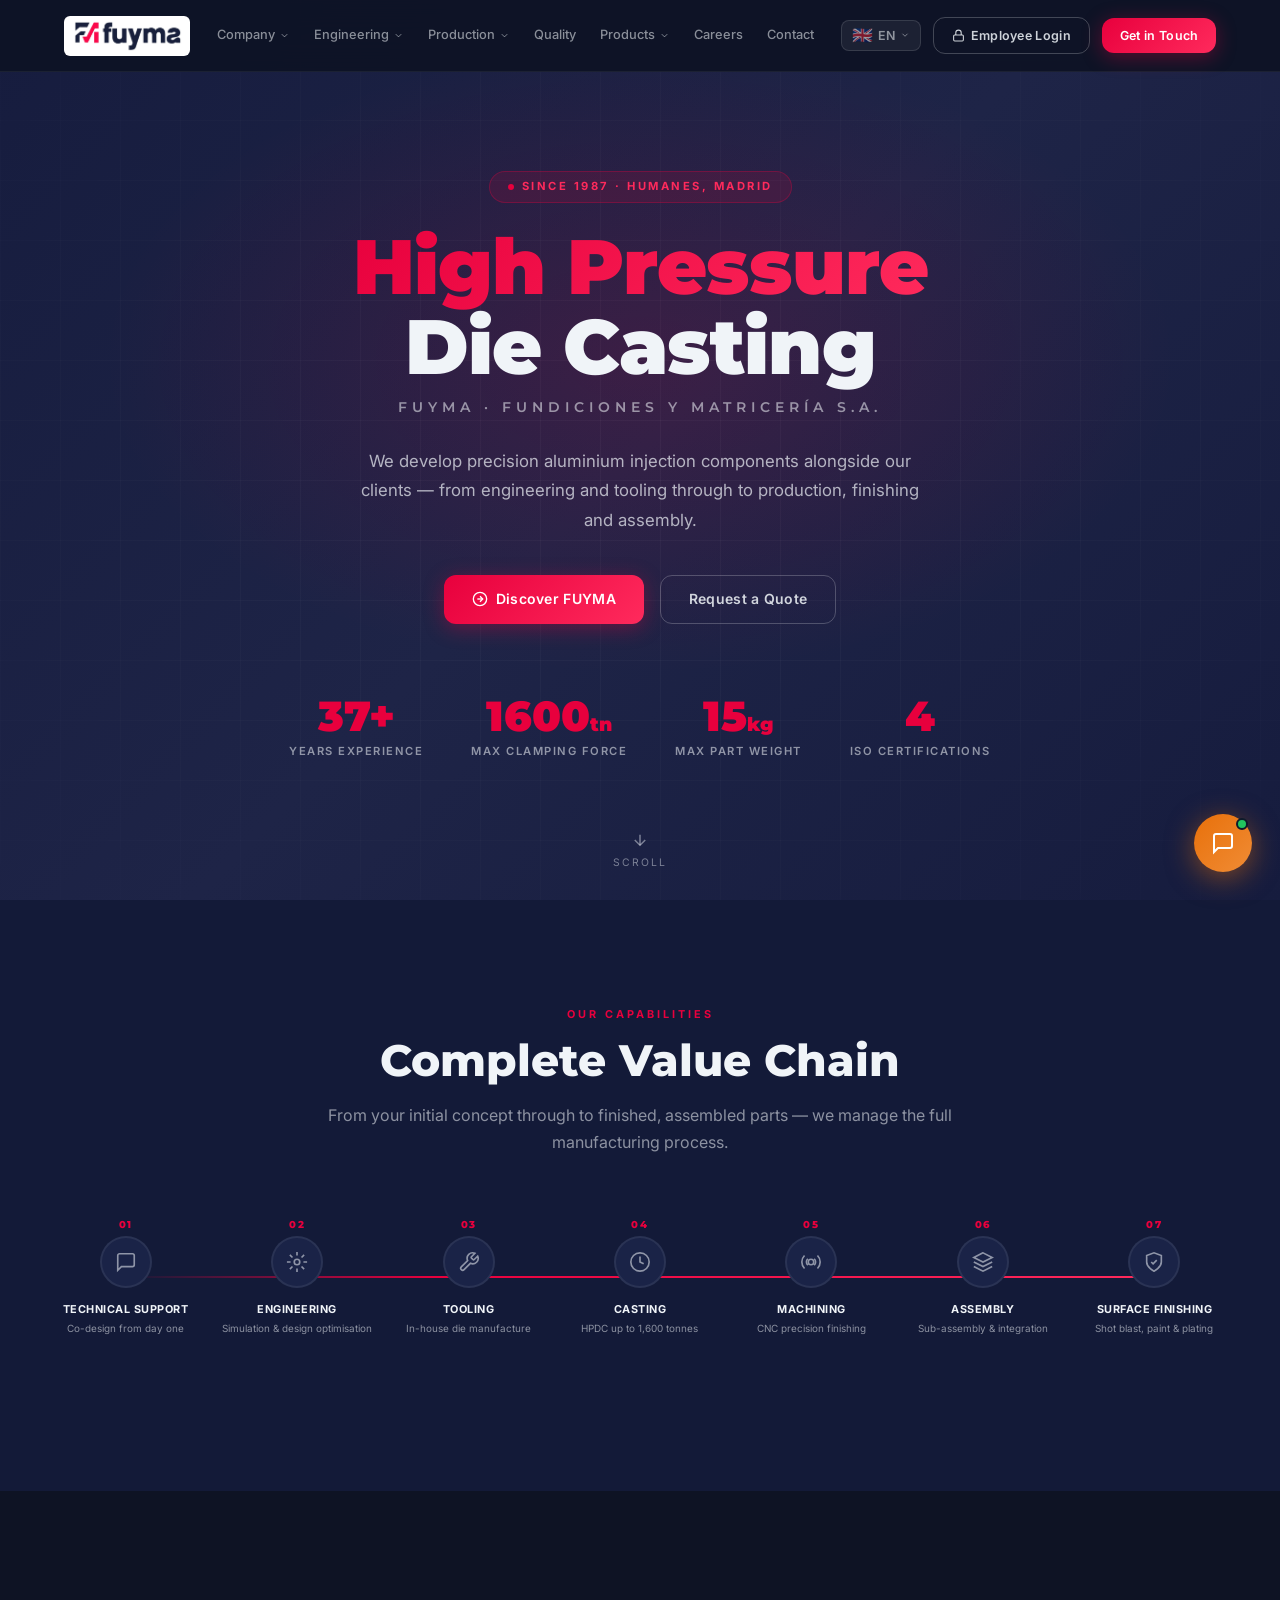
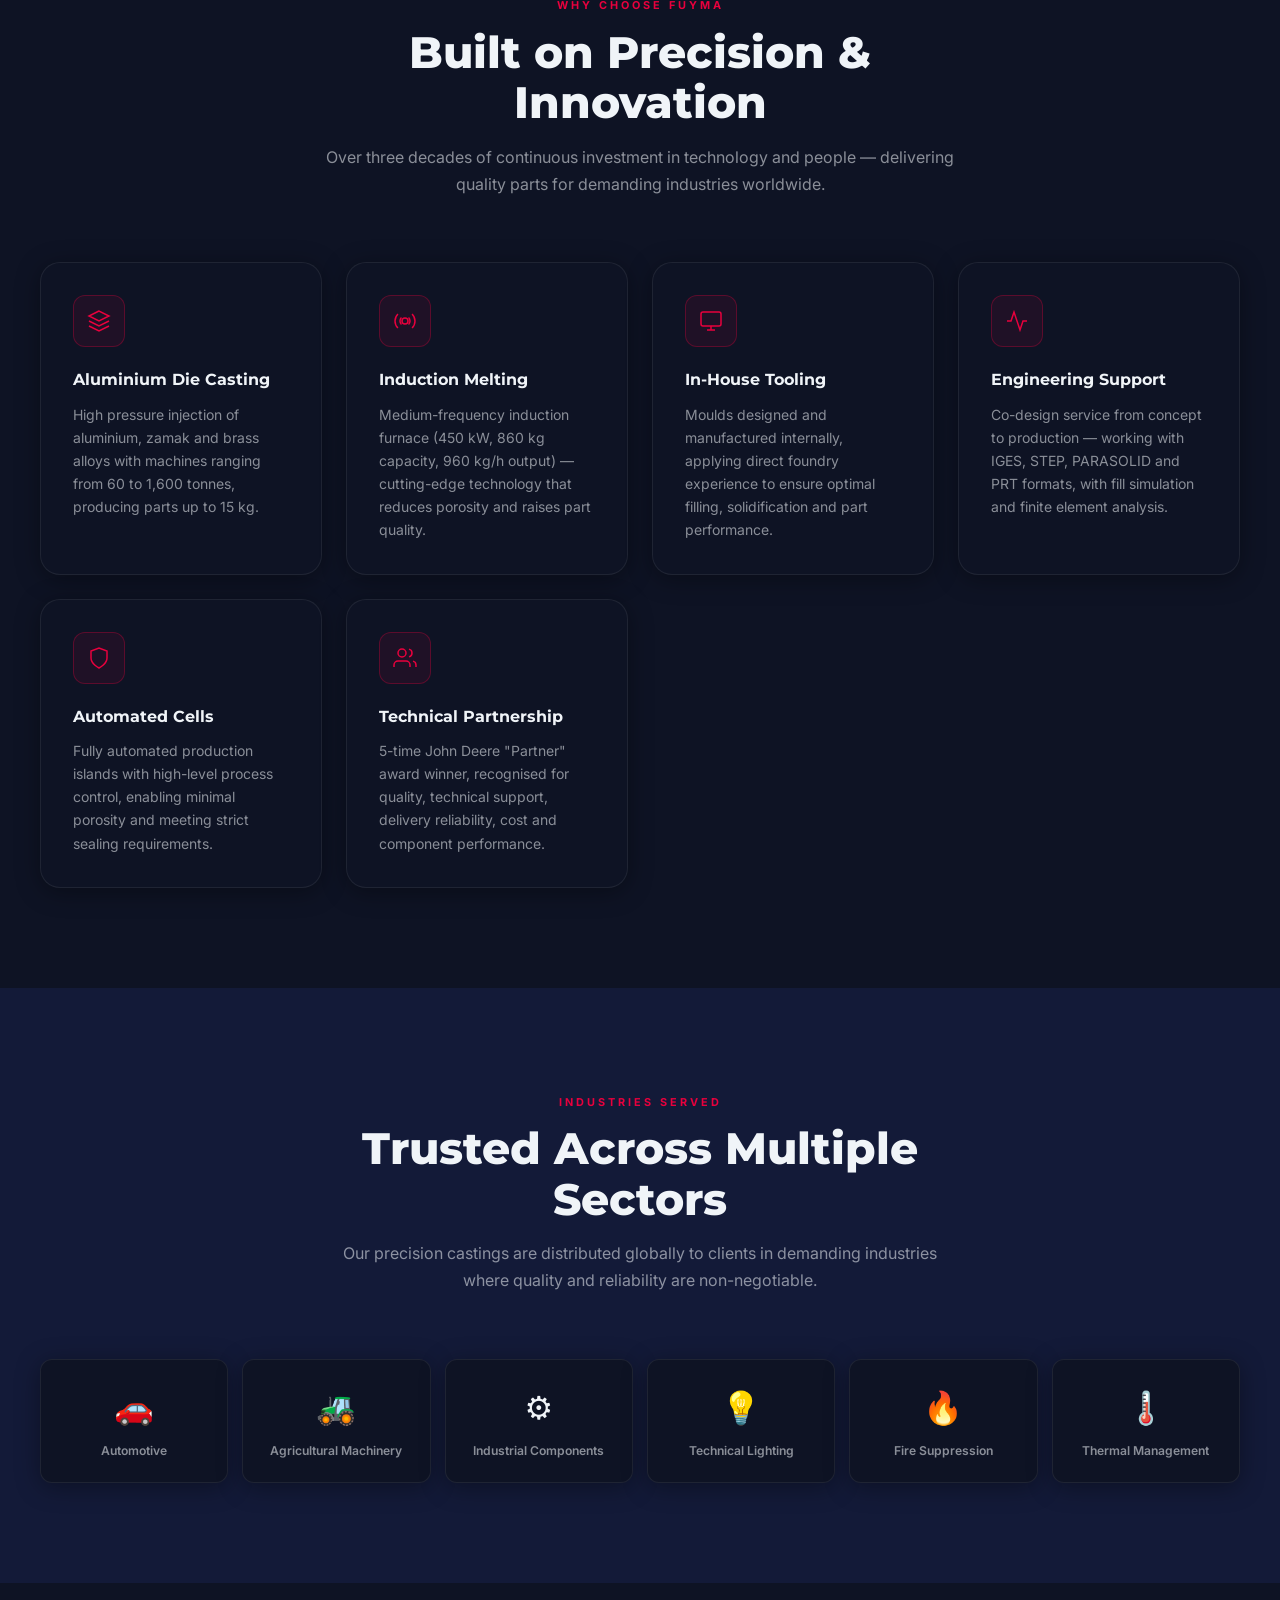
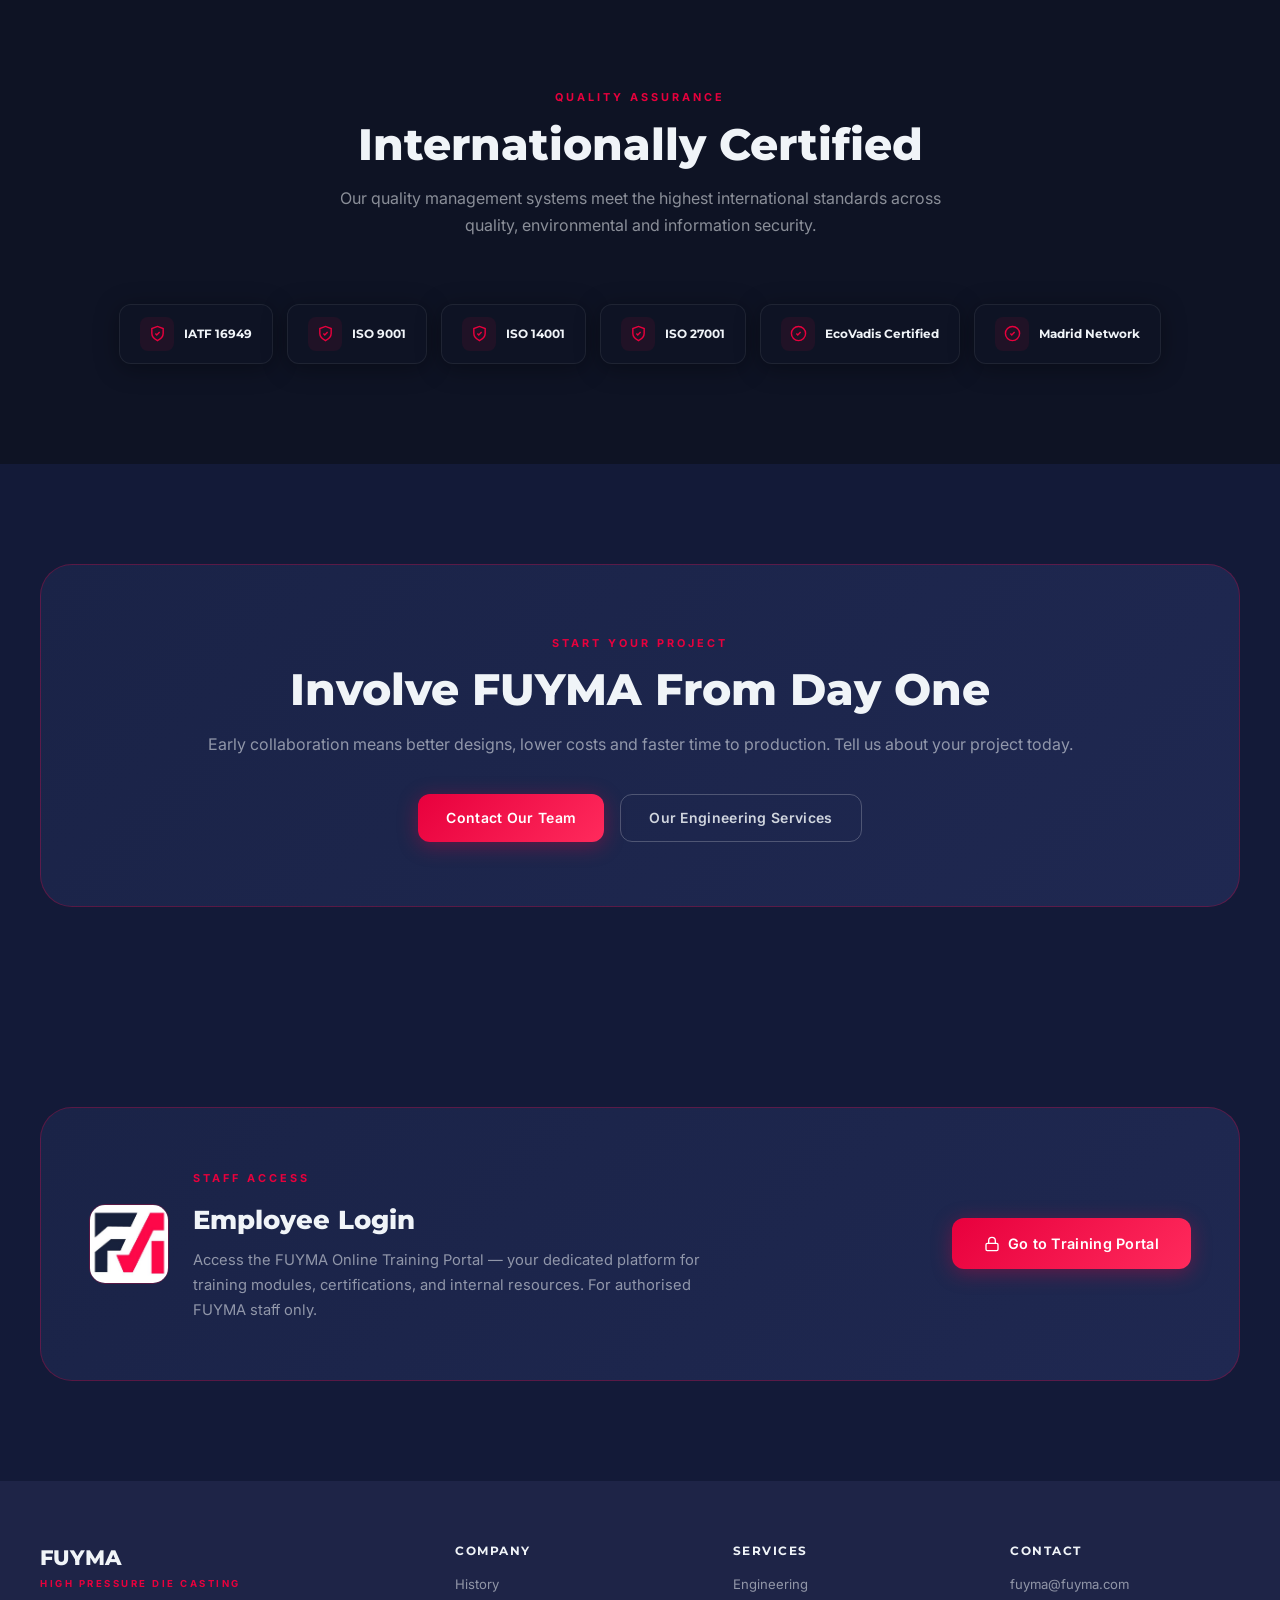
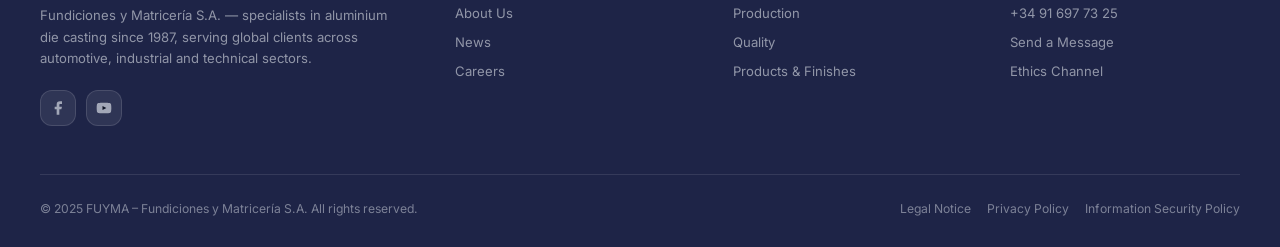
<file: index.html>
<!DOCTYPE html>
<html lang="en">
<head>
  <meta charset="UTF-8">
  <meta name="viewport" content="width=device-width, initial-scale=1.0">
  <title>FUYMA - High Pressure Die Casting Since 1987</title>
  <meta name="description" content="FUYMA - Fundiciones y Matriceria. Specialists in high pressure aluminium die casting since 1987. Engineering, tooling, production and quality finishing.">
  <link rel="stylesheet" href="css/style.css?v=3">
</head>
<body>

  <nav class="navbar" id="navbar">
    <div class="nav-container">
      <a href="index.html" class="nav-brand"><img src="images/fuyma-logo.jpg" alt="FUYMA" class="nav-logo"></a>
      <ul class="nav-menu" id="navMenu">
        <li class="nav-item">
          <a href="about.html" class="nav-link"><span data-i18n="nav.company">Company</span> <svg viewBox="0 0 24 24" fill="none" stroke="currentColor" stroke-width="2"><polyline points="6 9 12 15 18 9"/></svg></a>
          <div class="nav-dropdown">
            <div class="nav-dropdown-inner">
              <a href="about.html#history" data-i18n="nav.history">History</a>
              <a href="about.html#presentation" data-i18n="nav.aboutUs">About Us</a>
              <a href="about.html#news" data-i18n="nav.news">News</a>
            </div>
          </div>
        </li>
        <li class="nav-item">
          <a href="engineering.html" class="nav-link"><span data-i18n="nav.engineering">Engineering</span> <svg viewBox="0 0 24 24" fill="none" stroke="currentColor" stroke-width="2"><polyline points="6 9 12 15 18 9"/></svg></a>
          <div class="nav-dropdown">
            <div class="nav-dropdown-inner">
              <a href="engineering.html#design" data-i18n="nav.designTooling">Design &amp; Tooling</a>
              <a href="engineering.html#simulations" data-i18n="nav.simulations">Simulations</a>
              <a href="engineering.html#rd" data-i18n="nav.rd">R&amp;D</a>
              <a href="engineering.html#success" data-i18n="nav.successCases">Success Cases</a>
            </div>
          </div>
        </li>
        <li class="nav-item">
          <a href="production.html" class="nav-link"><span data-i18n="nav.production">Production</span> <svg viewBox="0 0 24 24" fill="none" stroke="currentColor" stroke-width="2"><polyline points="6 9 12 15 18 9"/></svg></a>
          <div class="nav-dropdown">
            <div class="nav-dropdown-inner">
              <a href="production.html#production" data-i18n="nav.production">Production</a>
              <a href="production.html#foundry" data-i18n="nav.foundry">Foundry</a>
            </div>
          </div>
        </li>
        <li class="nav-item"><a href="quality.html" class="nav-link" data-i18n="nav.quality">Quality</a></li>
        <li class="nav-item">
          <a href="products.html" class="nav-link"><span data-i18n="nav.products">Products</span> <svg viewBox="0 0 24 24" fill="none" stroke="currentColor" stroke-width="2"><polyline points="6 9 12 15 18 9"/></svg></a>
          <div class="nav-dropdown">
            <div class="nav-dropdown-inner">
              <a href="products.html#products" data-i18n="nav.products">Products</a>
              <a href="products.html#finishes" data-i18n="nav.finishes">Finishes</a>
            </div>
          </div>
        </li>
        <li class="nav-item"><a href="employment.html" class="nav-link" data-i18n="nav.careers">Careers</a></li>
        <li class="nav-item"><a href="contact.html" class="nav-link" data-i18n="nav.contact">Contact</a></li>
      </ul>
      <div class="nav-actions" style="display:flex;align-items:center;gap:12px;flex-shrink:0;">
        <div class="lang-selector" id="langSelector">
          <button class="lang-btn" id="langBtn" aria-label="Select language">
            <span class="lang-flag" id="currentFlag">🇬🇧</span>
            <span id="currentCode">EN</span>
            <svg width="10" height="10" viewBox="0 0 24 24" fill="none" stroke="currentColor" stroke-width="2"><polyline points="6 9 12 15 18 9"/></svg>
          </button>
          <div class="lang-dropdown" id="langDropdown">
            <button class="lang-option active" data-lang="en" data-flag="🇬🇧" data-code="EN">🇬🇧 EN</button>
            <button class="lang-option" data-lang="es" data-flag="🇪🇸" data-code="ES">🇪🇸 ES</button>
            <button class="lang-option" data-lang="de" data-flag="🇩🇪" data-code="DE">🇩🇪 DE</button>
            <button class="lang-option" data-lang="fr" data-flag="🇫🇷" data-code="FR">🇫🇷 FR</button>
          </div>
        </div>
        
        <a href="training-portal/index.html" class="btn btn-outline" style="padding:8px 18px;font-size:0.78rem;display:flex;align-items:center;gap:6px;"><svg width="13" height="13" viewBox="0 0 24 24" fill="none" stroke="currentColor" stroke-width="2"><rect x="3" y="11" width="18" height="11" rx="2"/><path d="M7 11V7a5 5 0 0 1 10 0v4"/></svg><span data-i18n="nav.employeeLogin">Employee Login</span></a>
        <a href="contact.html" class="btn btn-primary" style="padding:8px 18px;font-size:0.78rem;"><span data-i18n="nav.getInTouch">Get in Touch</span></a>
        <button class="nav-toggle" id="navToggle" aria-label="Menu"><span></span><span></span><span></span></button>
      </div>
    </div>
  </nav>

  <section class="hero">
    <div class="hero-bg"></div>
    <div class="hero-grid-bg"></div>
    <div class="hero-glow"></div>
    <div class="hero-content">
      <div class="hero-badge"><span data-i18n="hero.badge">Since 1987 &middot; Humanes, Madrid</span></div>
      <h1 class="hero-title"><span class="accent" data-i18n="hero.title1">High Pressure</span><br><span data-i18n="hero.title2">Die Casting</span></h1>
      <p class="hero-subtitle"><span data-i18n="hero.subtitle">FUYMA &middot; Fundiciones y Matriceria S.A.</span></p>
      <p class="hero-description"><span data-i18n="hero.description">We develop precision aluminium injection components alongside our clients -- from engineering and tooling through to production, finishing and assembly.</span></p>
      <div class="hero-cta">
        <a href="about.html" class="btn btn-primary">
          <svg width="16" height="16" viewBox="0 0 24 24" fill="none" stroke="currentColor" stroke-width="2"><circle cx="12" cy="12" r="10"/><polyline points="12 8 16 12 12 16"/><line x1="8" y1="12" x2="16" y2="12"/></svg>
          <span data-i18n="hero.cta1">Discover FUYMA</span>
        </a>
        <a href="contact.html" class="btn btn-outline"><span data-i18n="hero.cta2">Request a Quote</span></a>
      </div>
      <div class="hero-stats">
        <div class="hero-stat"><div class="hero-stat-number">37+</div><div class="hero-stat-label"><span data-i18n="stats.years">Years Experience</span></div></div>
        <div class="hero-stat"><div class="hero-stat-number">1600<span style="font-size:1.2rem">tn</span></div><div class="hero-stat-label"><span data-i18n="stats.clamp">Max Clamping Force</span></div></div>
        <div class="hero-stat"><div class="hero-stat-number">15<span style="font-size:1.2rem">kg</span></div><div class="hero-stat-label"><span data-i18n="stats.weight">Max Part Weight</span></div></div>
        <div class="hero-stat"><div class="hero-stat-number">4</div><div class="hero-stat-label"><span data-i18n="stats.certs">ISO Certifications</span></div></div>
      </div>
    </div>
    <div class="hero-scroll">
      <svg viewBox="0 0 24 24" fill="none" stroke="currentColor" stroke-width="2"><line x1="12" y1="5" x2="12" y2="19"/><polyline points="19 12 12 19 5 12"/></svg>
      Scroll
    </div>
  </section>

  <section class="section section-alt">
    <div class="container">
      <div class="section-header fade-in">
        <span class="section-label"><span data-i18n="sections.capabilities">Our Capabilities</span></span>
        <h2 class="section-title"><span data-i18n="sections.valueChain">Complete Value Chain</span></h2>
        <p class="section-desc"><span data-i18n="sections.valueChainDesc">From your initial concept through to finished, assembled parts -- we manage the full manufacturing process.</span></p>
      </div>
      <div class="process-flow fade-in">
        <div class="process-track">
          <div class="process-step">
            <div class="process-step-num">01</div>
            <div class="process-step-icon">
              <svg width="22" height="22" viewBox="0 0 24 24" fill="none" stroke="currentColor" stroke-width="1.8"><path d="M21 15a2 2 0 0 1-2 2H7l-4 4V5a2 2 0 0 1 2-2h14a2 2 0 0 1 2 2z"/></svg>
            </div>
            <div class="process-step-name"><span data-i18n="chain.0">Technical Support</span></div>
            <div class="process-step-desc">Co-design from day&nbsp;one</div>
          </div>
          <div class="process-step">
            <div class="process-step-num">02</div>
            <div class="process-step-icon">
              <svg width="22" height="22" viewBox="0 0 24 24" fill="none" stroke="currentColor" stroke-width="1.8"><circle cx="12" cy="12" r="3"/><path d="M12 1v4M12 19v4M4.22 4.22l2.83 2.83M16.95 16.95l2.83 2.83M1 12h4M19 12h4M4.22 19.78l2.83-2.83M16.95 7.05l2.83-2.83"/></svg>
            </div>
            <div class="process-step-name"><span data-i18n="chain.1">Engineering</span></div>
            <div class="process-step-desc">Simulation &amp; design optimisation</div>
          </div>
          <div class="process-step">
            <div class="process-step-num">03</div>
            <div class="process-step-icon">
              <svg width="22" height="22" viewBox="0 0 24 24" fill="none" stroke="currentColor" stroke-width="1.8"><path d="M14.7 6.3a1 1 0 0 0 0 1.4l1.6 1.6a1 1 0 0 0 1.4 0l3.77-3.77a6 6 0 0 1-7.94 7.94l-6.91 6.91a2.12 2.12 0 0 1-3-3l6.91-6.91a6 6 0 0 1 7.94-7.94l-3.76 3.76z"/></svg>
            </div>
            <div class="process-step-name"><span data-i18n="chain.2">Tooling</span></div>
            <div class="process-step-desc">In-house die manufacture</div>
          </div>
          <div class="process-step">
            <div class="process-step-num">04</div>
            <div class="process-step-icon">
              <svg width="22" height="22" viewBox="0 0 24 24" fill="none" stroke="currentColor" stroke-width="1.8"><path d="M12 2C6.48 2 2 6.48 2 12s4.48 10 10 10 10-4.48 10-10S17.52 2 12 2z"/><path d="M12 6v6l4 2"/></svg>
            </div>
            <div class="process-step-name"><span data-i18n="chain.3">Casting</span></div>
            <div class="process-step-desc">HPDC up to 1,600&nbsp;tonnes</div>
          </div>
          <div class="process-step">
            <div class="process-step-num">05</div>
            <div class="process-step-icon">
              <svg width="22" height="22" viewBox="0 0 24 24" fill="none" stroke="currentColor" stroke-width="1.8"><circle cx="12" cy="12" r="3"/><path d="M19.07 4.93a10 10 0 0 1 0 14.14M4.93 4.93a10 10 0 0 0 0 14.14"/><path d="M15.54 8.46a5 5 0 0 1 0 7.07M8.46 8.46a5 5 0 0 0 0 7.07"/></svg>
            </div>
            <div class="process-step-name"><span data-i18n="chain.4">Machining</span></div>
            <div class="process-step-desc">CNC precision finishing</div>
          </div>
          <div class="process-step">
            <div class="process-step-num">06</div>
            <div class="process-step-icon">
              <svg width="22" height="22" viewBox="0 0 24 24" fill="none" stroke="currentColor" stroke-width="1.8"><path d="M12 2L2 7l10 5 10-5-10-5z"/><path d="M2 17l10 5 10-5"/><path d="M2 12l10 5 10-5"/></svg>
            </div>
            <div class="process-step-name"><span data-i18n="chain.5">Assembly</span></div>
            <div class="process-step-desc">Sub-assembly &amp; integration</div>
          </div>
          <div class="process-step">
            <div class="process-step-num">07</div>
            <div class="process-step-icon">
              <svg width="22" height="22" viewBox="0 0 24 24" fill="none" stroke="currentColor" stroke-width="1.8"><path d="M12 22s8-4 8-10V5l-8-3-8 3v7c0 6 8 10 8 10z"/><polyline points="9 12 11 14 15 10"/></svg>
            </div>
            <div class="process-step-name"><span data-i18n="chain.6">Surface Finishing</span></div>
            <div class="process-step-desc">Shot blast, paint &amp; plating</div>
          </div>
        </div>
      </div>
    </div>
  </section>

  <section class="section">
    <div class="container">
      <div class="section-header fade-in">
        <span class="section-label"><span data-i18n="sections.whyFuyma">Why Choose FUYMA</span></span>
        <h2 class="section-title"><span data-i18n="sections.precision">Built on Precision &amp; Innovation</span></h2>
        <p class="section-desc"><span data-i18n="sections.precisionDesc">Over three decades of continuous investment in technology and people -- delivering quality parts for demanding industries worldwide.</span></p>
      </div>
      <div class="card-grid">
        <div class="card fade-in fade-in-delay-1">
          <div class="card-icon"><svg viewBox="0 0 24 24" fill="none" stroke="currentColor" stroke-width="1.5"><path d="M12 2L2 7l10 5 10-5-10-5z"/><path d="M2 17l10 5 10-5"/><path d="M2 12l10 5 10-5"/></svg></div>
          <h3 class="card-title"><span data-i18n="caps.0.title">Aluminium Die Casting</span></h3>
          <p class="card-text"><span data-i18n="caps.0.text">High pressure injection of aluminium, zamak and brass alloys with machines ranging from 60 to 1,600 tonnes, producing parts up to 15 kg.</span></p>
        </div>
        <div class="card fade-in fade-in-delay-2">
          <div class="card-icon"><svg viewBox="0 0 24 24" fill="none" stroke="currentColor" stroke-width="1.5"><circle cx="12" cy="12" r="3"/><path d="M19.07 4.93a10 10 0 0 1 0 14.14M4.93 4.93a10 10 0 0 0 0 14.14"/><path d="M15.54 8.46a5 5 0 0 1 0 7.07M8.46 8.46a5 5 0 0 0 0 7.07"/></svg></div>
          <h3 class="card-title"><span data-i18n="caps.1.title">Induction Melting</span></h3>
          <p class="card-text"><span data-i18n="caps.1.text">Medium-frequency induction furnace (450 kW, 860 kg capacity, 960 kg/h output) -- cutting-edge technology that reduces porosity and raises part quality.</span></p>
        </div>
        <div class="card fade-in fade-in-delay-3">
          <div class="card-icon"><svg viewBox="0 0 24 24" fill="none" stroke="currentColor" stroke-width="1.5"><rect x="2" y="3" width="20" height="14" rx="2"/><line x1="8" y1="21" x2="16" y2="21"/><line x1="12" y1="17" x2="12" y2="21"/></svg></div>
          <h3 class="card-title"><span data-i18n="caps.2.title">In-House Tooling</span></h3>
          <p class="card-text"><span data-i18n="caps.2.text">Moulds designed and manufactured internally, applying direct foundry experience to ensure optimal filling, solidification and part performance.</span></p>
        </div>
        <div class="card fade-in fade-in-delay-1">
          <div class="card-icon"><svg viewBox="0 0 24 24" fill="none" stroke="currentColor" stroke-width="1.5"><polyline points="22 12 18 12 15 21 9 3 6 12 2 12"/></svg></div>
          <h3 class="card-title"><span data-i18n="caps.3.title">Engineering Support</span></h3>
          <p class="card-text"><span data-i18n="caps.3.text">Co-design service from concept to production -- working with IGES, STEP, PARASOLID and PRT formats, with fill simulation and finite element analysis.</span></p>
        </div>
        <div class="card fade-in fade-in-delay-2">
          <div class="card-icon"><svg viewBox="0 0 24 24" fill="none" stroke="currentColor" stroke-width="1.5"><path d="M12 22s8-4 8-10V5l-8-3-8 3v7c0 6 8 10 8 10z"/></svg></div>
          <h3 class="card-title"><span data-i18n="caps.4.title">Automated Cells</span></h3>
          <p class="card-text"><span data-i18n="caps.4.text">Fully automated production islands with high-level process control, enabling minimal porosity and meeting strict sealing requirements.</span></p>
        </div>
        <div class="card fade-in fade-in-delay-3">
          <div class="card-icon"><svg viewBox="0 0 24 24" fill="none" stroke="currentColor" stroke-width="1.5"><path d="M17 21v-2a4 4 0 0 0-4-4H5a4 4 0 0 0-4 4v2"/><circle cx="9" cy="7" r="4"/><path d="M23 21v-2a4 4 0 0 0-3-3.87"/><path d="M16 3.13a4 4 0 0 1 0 7.75"/></svg></div>
          <h3 class="card-title"><span data-i18n="caps.5.title">Technical Partnership</span></h3>
          <p class="card-text"><span data-i18n="caps.5.text">5-time John Deere &ldquo;Partner&rdquo; award winner, recognised for quality, technical support, delivery reliability, cost and component performance.</span></p>
        </div>
      </div>
    </div>
  </section>

  <section class="section section-alt">
    <div class="container">
      <div class="section-header fade-in">
        <span class="section-label"><span data-i18n="sections.industries">Industries Served</span></span>
        <h2 class="section-title"><span data-i18n="sections.trusted">Trusted Across Multiple Sectors</span></h2>
        <p class="section-desc"><span data-i18n="sections.trustedDesc">Our precision castings are distributed globally to clients in demanding industries where quality and reliability are non-negotiable.</span></p>
      </div>
      <div class="sectors-grid fade-in">
        <div class="sector-card"><div class="sector-icon">&#128663;</div><div class="sector-name"><span data-i18n="sectors.0">Automotive</span></div></div>
        <div class="sector-card"><div class="sector-icon">&#128668;</div><div class="sector-name"><span data-i18n="sectors.1">Agricultural Machinery</span></div></div>
        <div class="sector-card"><div class="sector-icon">&#9881;&#65039;</div><div class="sector-name"><span data-i18n="sectors.2">Industrial Components</span></div></div>
        <div class="sector-card"><div class="sector-icon">&#128161;</div><div class="sector-name"><span data-i18n="sectors.3">Technical Lighting</span></div></div>
        <div class="sector-card"><div class="sector-icon">&#128293;</div><div class="sector-name"><span data-i18n="sectors.4">Fire Suppression</span></div></div>
        <div class="sector-card"><div class="sector-icon">&#127777;&#65039;</div><div class="sector-name"><span data-i18n="sectors.5">Thermal Management</span></div></div>
      </div>
    </div>
  </section>

  <section class="section">
    <div class="container">
      <div class="section-header fade-in">
        <span class="section-label"><span data-i18n="sections.qualityTitle">Quality Assurance</span></span>
        <h2 class="section-title"><span data-i18n="sections.certified">Internationally Certified</span></h2>
        <p class="section-desc"><span data-i18n="sections.certifiedDesc">Our quality management systems meet the highest international standards across quality, environmental and information security.</span></p>
      </div>
      <div class="certs-grid fade-in">
        <a href="images/ISO-TS_16949.jpg" target="_blank" class="cert-badge" style="text-decoration:none;cursor:pointer;"><div class="cert-icon"><svg viewBox="0 0 24 24" fill="none" stroke="currentColor" stroke-width="2"><path d="M12 22s8-4 8-10V5l-8-3-8 3v7c0 6 8 10 8 10z"/><polyline points="9 12 11 14 15 10"/></svg></div><span class="cert-name">IATF 16949</span></a>
        <a href="images/ISO_9001.jpg" target="_blank" class="cert-badge" style="text-decoration:none;cursor:pointer;"><div class="cert-icon"><svg viewBox="0 0 24 24" fill="none" stroke="currentColor" stroke-width="2"><path d="M12 22s8-4 8-10V5l-8-3-8 3v7c0 6 8 10 8 10z"/><polyline points="9 12 11 14 15 10"/></svg></div><span class="cert-name">ISO 9001</span></a>
        <a href="images/ISO_14001.jpg" target="_blank" class="cert-badge" style="text-decoration:none;cursor:pointer;"><div class="cert-icon"><svg viewBox="0 0 24 24" fill="none" stroke="currentColor" stroke-width="2"><path d="M12 22s8-4 8-10V5l-8-3-8 3v7c0 6 8 10 8 10z"/><polyline points="9 12 11 14 15 10"/></svg></div><span class="cert-name">ISO 14001</span></a>
        <a href="images/ISO_27001.jpg" target="_blank" class="cert-badge" style="text-decoration:none;cursor:pointer;"><div class="cert-icon"><svg viewBox="0 0 24 24" fill="none" stroke="currentColor" stroke-width="2"><path d="M12 22s8-4 8-10V5l-8-3-8 3v7c0 6 8 10 8 10z"/><polyline points="9 12 11 14 15 10"/></svg></div><span class="cert-name">ISO 27001</span></a>
        <div class="cert-badge"><div class="cert-icon"><svg viewBox="0 0 24 24" fill="none" stroke="currentColor" stroke-width="2"><circle cx="12" cy="12" r="10"/><polyline points="9 12 11 14 15 10"/></svg></div><span class="cert-name">EcoVadis Certified</span></div>
        <div class="cert-badge"><div class="cert-icon"><svg viewBox="0 0 24 24" fill="none" stroke="currentColor" stroke-width="2"><circle cx="12" cy="12" r="10"/><polyline points="9 12 11 14 15 10"/></svg></div><span class="cert-name">Madrid Network</span></div>
      </div>
    </div>
  </section>

  <section class="section section-alt">
    <div class="container">
      <div class="cta-block fade-in" style="background:linear-gradient(135deg,var(--surface-2),var(--surface-3));border:1px solid var(--border-accent);border-radius:var(--radius-xl);text-align:center;">
        <span class="section-label"><span data-i18n="sections.startProject">Start Your Project</span></span>
        <h2 class="section-title" style="margin-bottom:16px;"><span data-i18n="sections.involveDay1">Involve FUYMA From Day One</span></h2>
        <p class="section-desc" style="margin-bottom:36px;"><span data-i18n="sections.involveDesc">Early collaboration means better designs, lower costs and faster time to production. Tell us about your project today.</span></p>
        <div style="display:flex;gap:16px;justify-content:center;flex-wrap:wrap;">
          <a href="contact.html" class="btn btn-primary"><span data-i18n="sections.contactTeam">Contact Our Team</span></a>
          <a href="engineering.html" class="btn btn-outline"><span data-i18n="sections.engineeringServices">Our Engineering Services</span></a>
        </div>
      </div>
    </div>
  </section>

  <section class="section section-alt">
    <div class="container">
      <div class="employee-block fade-in" style="background:linear-gradient(135deg,var(--surface-2),var(--surface-3));border:1px solid var(--border-accent);border-radius:var(--radius-xl);">
        <div class="employee-block-info">
          <div style="width:80px;height:80px;border-radius:16px;overflow:hidden;border:1px solid var(--border-accent);flex-shrink:0;">
            <img src="images/FUYMA ICON.jpg" alt="FUYMA" style="width:100%;height:100%;object-fit:cover;">
          </div>
          <div>
            <span class="section-label"><span data-i18n="sections.staffAccess">Staff Access</span></span>
            <h2 style="font-family:var(--font-heading);font-size:1.6rem;font-weight:800;color:var(--text);margin-bottom:8px;"><span data-i18n="sections.employeeTitle">Employee Login</span></h2>
            <p style="color:var(--text-muted);font-size:0.92rem;line-height:1.7;max-width:520px;"><span data-i18n="sections.employeeDesc">Access the FUYMA Online Training Portal &ndash; your dedicated platform for training modules, certifications, and internal resources. For authorised FUYMA staff only.</span></p>
          </div>
        </div>
        <a href="training-portal/index.html" class="btn btn-primary" style="padding:14px 32px;font-size:0.9rem;flex-shrink:0;display:flex;align-items:center;gap:8px;">
          <svg width="16" height="16" viewBox="0 0 24 24" fill="none" stroke="currentColor" stroke-width="2"><rect x="3" y="11" width="18" height="11" rx="2"/><path d="M7 11V7a5 5 0 0 1 10 0v4"/></svg>
          <span data-i18n="sections.trainingPortal">Go to Training Portal</span>
        </a>
      </div>
    </div>
  </section>

  <footer class="footer">
    <div class="footer-grid">
      <div>
        <div class="footer-brand-name">FUYMA</div>
        <div class="footer-brand-sub">High Pressure Die Casting</div>
        <p class="footer-brand-text"><span data-i18n="footer.tagline">Fundiciones y Matriceria S.A. -- specialists in aluminium die casting since 1987, serving global clients across automotive, industrial and technical sectors.</span></p>
        <div class="footer-social">
          <a href="https://www.facebook.com/pages/FUNDICIONES-Y-MATRICERIA-SL-FUYMA/247836575258335" target="_blank" class="footer-social-btn" aria-label="Facebook"><svg viewBox="0 0 24 24" fill="currentColor"><path d="M18 2h-3a5 5 0 0 0-5 5v3H7v4h3v8h4v-8h3l1-4h-4V7a1 1 0 0 1 1-1h3z"/></svg></a>
          <a href="http://www.youtube.com/watch?v=iOSKhwzg1Xo" target="_blank" class="footer-social-btn" aria-label="YouTube"><svg viewBox="0 0 24 24" fill="currentColor"><path d="M22.54 6.42a2.78 2.78 0 0 0-1.95-1.96C18.88 4 12 4 12 4s-6.88 0-8.59.46A2.78 2.78 0 0 0 1.46 6.42 29 29 0 0 0 1 12a29 29 0 0 0 .46 5.58 2.78 2.78 0 0 0 1.95 1.96C5.12 20 12 20 12 20s6.88 0 8.59-.46a2.78 2.78 0 0 0 1.95-1.96A29 29 0 0 0 23 12a29 29 0 0 0-.46-5.58z"/><polygon points="9.75 15.02 15.5 12 9.75 8.98 9.75 15.02" fill="var(--primary)"/></svg></a>
        </div>
      </div>
      <div><div class="footer-col-title"><span data-i18n="footer.company">Company</span></div><div class="footer-links"><a href="about.html#history" data-i18n="nav.history">History</a><a href="about.html#presentation" data-i18n="nav.aboutUs">About Us</a><a href="about.html#news" data-i18n="nav.news">News</a><a href="employment.html">Careers</a></div></div>
      <div><div class="footer-col-title"><span data-i18n="footer.services">Services</span></div><div class="footer-links"><a href="engineering.html">Engineering</a><a href="production.html">Production</a><a href="quality.html">Quality</a><a href="products.html">Products &amp; Finishes</a></div></div>
      <div><div class="footer-col-title"><span data-i18n="footer.contact">Contact</span></div><div class="footer-links"><a href="mailto:fuyma@fuyma.com">fuyma@fuyma.com</a><a href="tel:+34916977325">+34 91 697 73 25</a><a href="contact.html">Send a Message</a><a href="https://centinela.lefebvre.es/public/concept/1794671?access=k3iGVTedsO3Z%2BJQkvltZbgxwBwiVS%2BUbo7hU3Mz4B8g%3D" target="_blank">Ethics Channel</a></div></div>
    </div>
    <div class="footer-bottom">
      <p class="footer-bottom-text"><span data-i18n="footer.rights"><span data-i18n="footer.rights">&copy; 2025 FUYMA &ndash; Fundiciones y Matriceria S.A. All rights reserved.</span></span></p>
      <div class="footer-legal"><a href="#"><span data-i18n="footer.legal">Legal Notice</span></a><a href="#"><span data-i18n="footer.privacy">Privacy Policy</span></a><a href="#"><span data-i18n="footer.infosec">Information Security Policy</span></a></div>
    </div>
  </footer>

  <script src="js/translations.js"></script>
  <script src="js/main.js"></script>
  <script src="js/chatbot.js"></script>

</body>
</html>
</file>
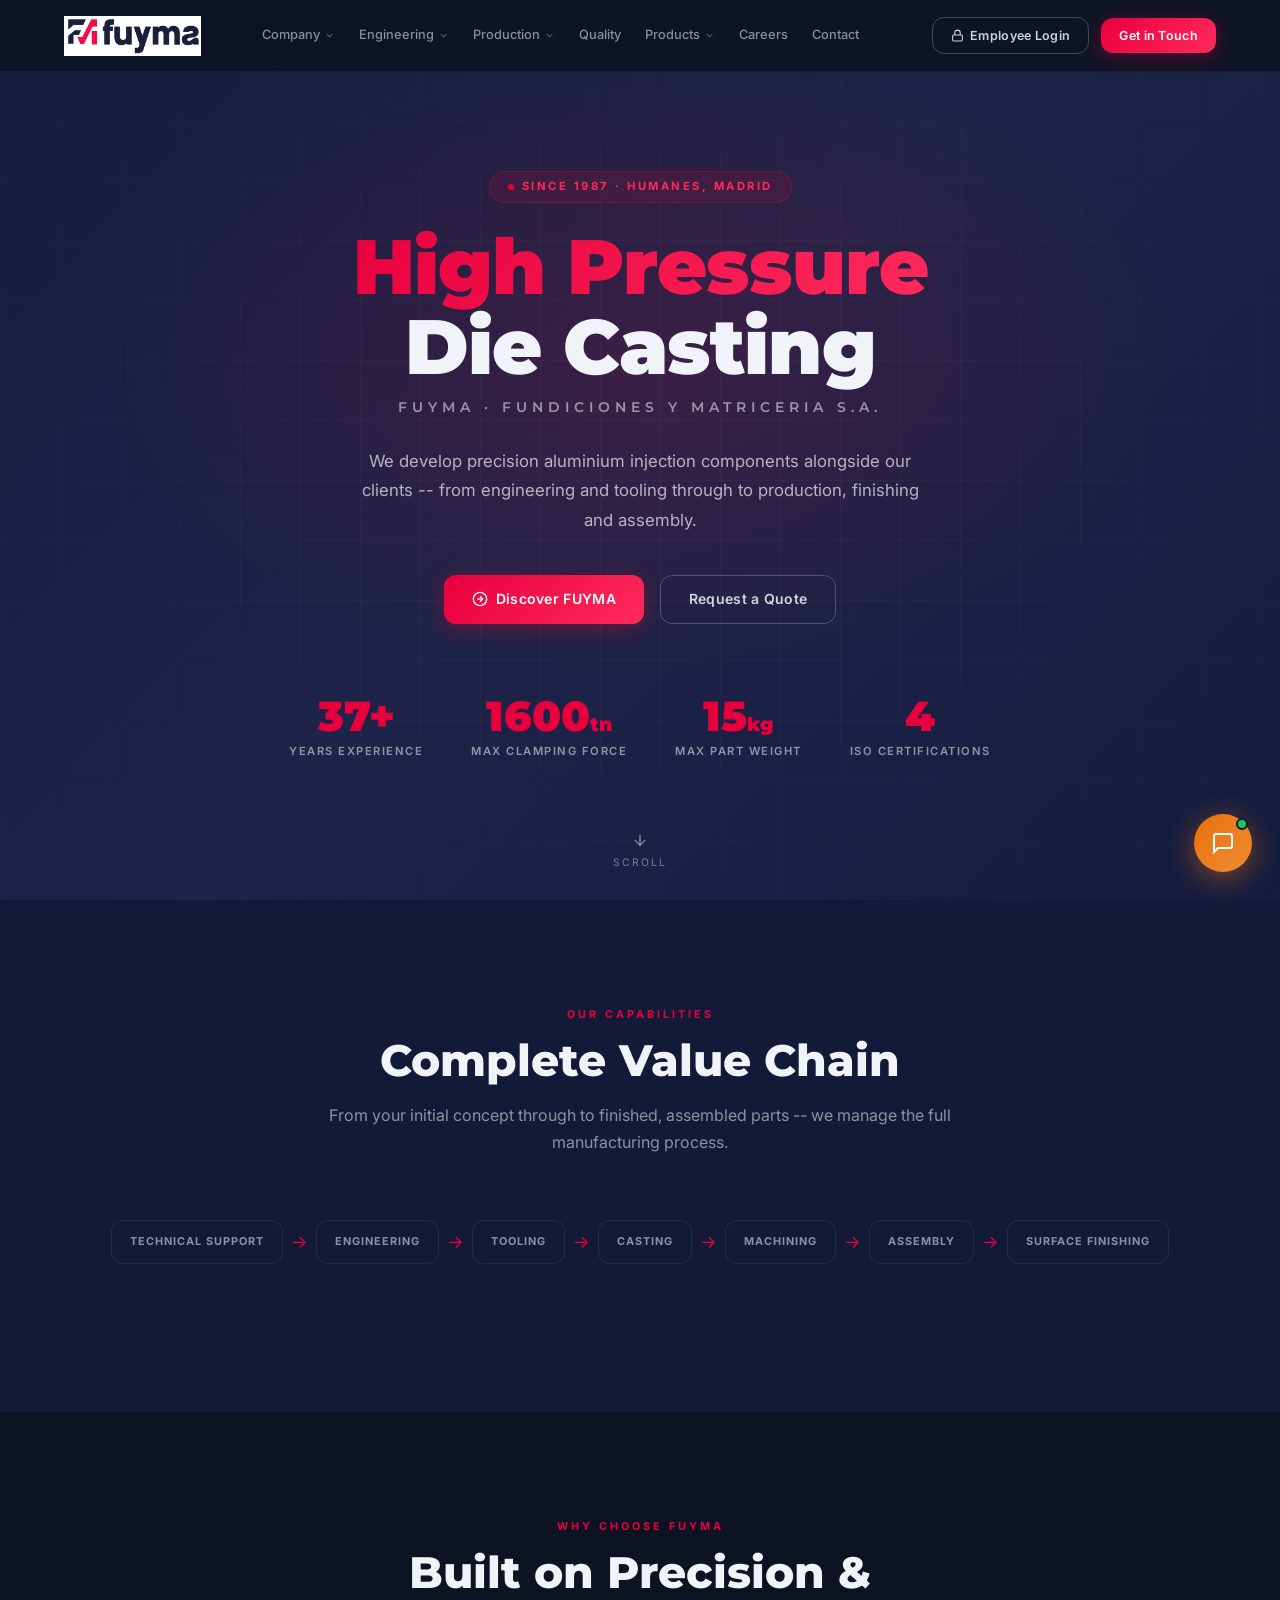
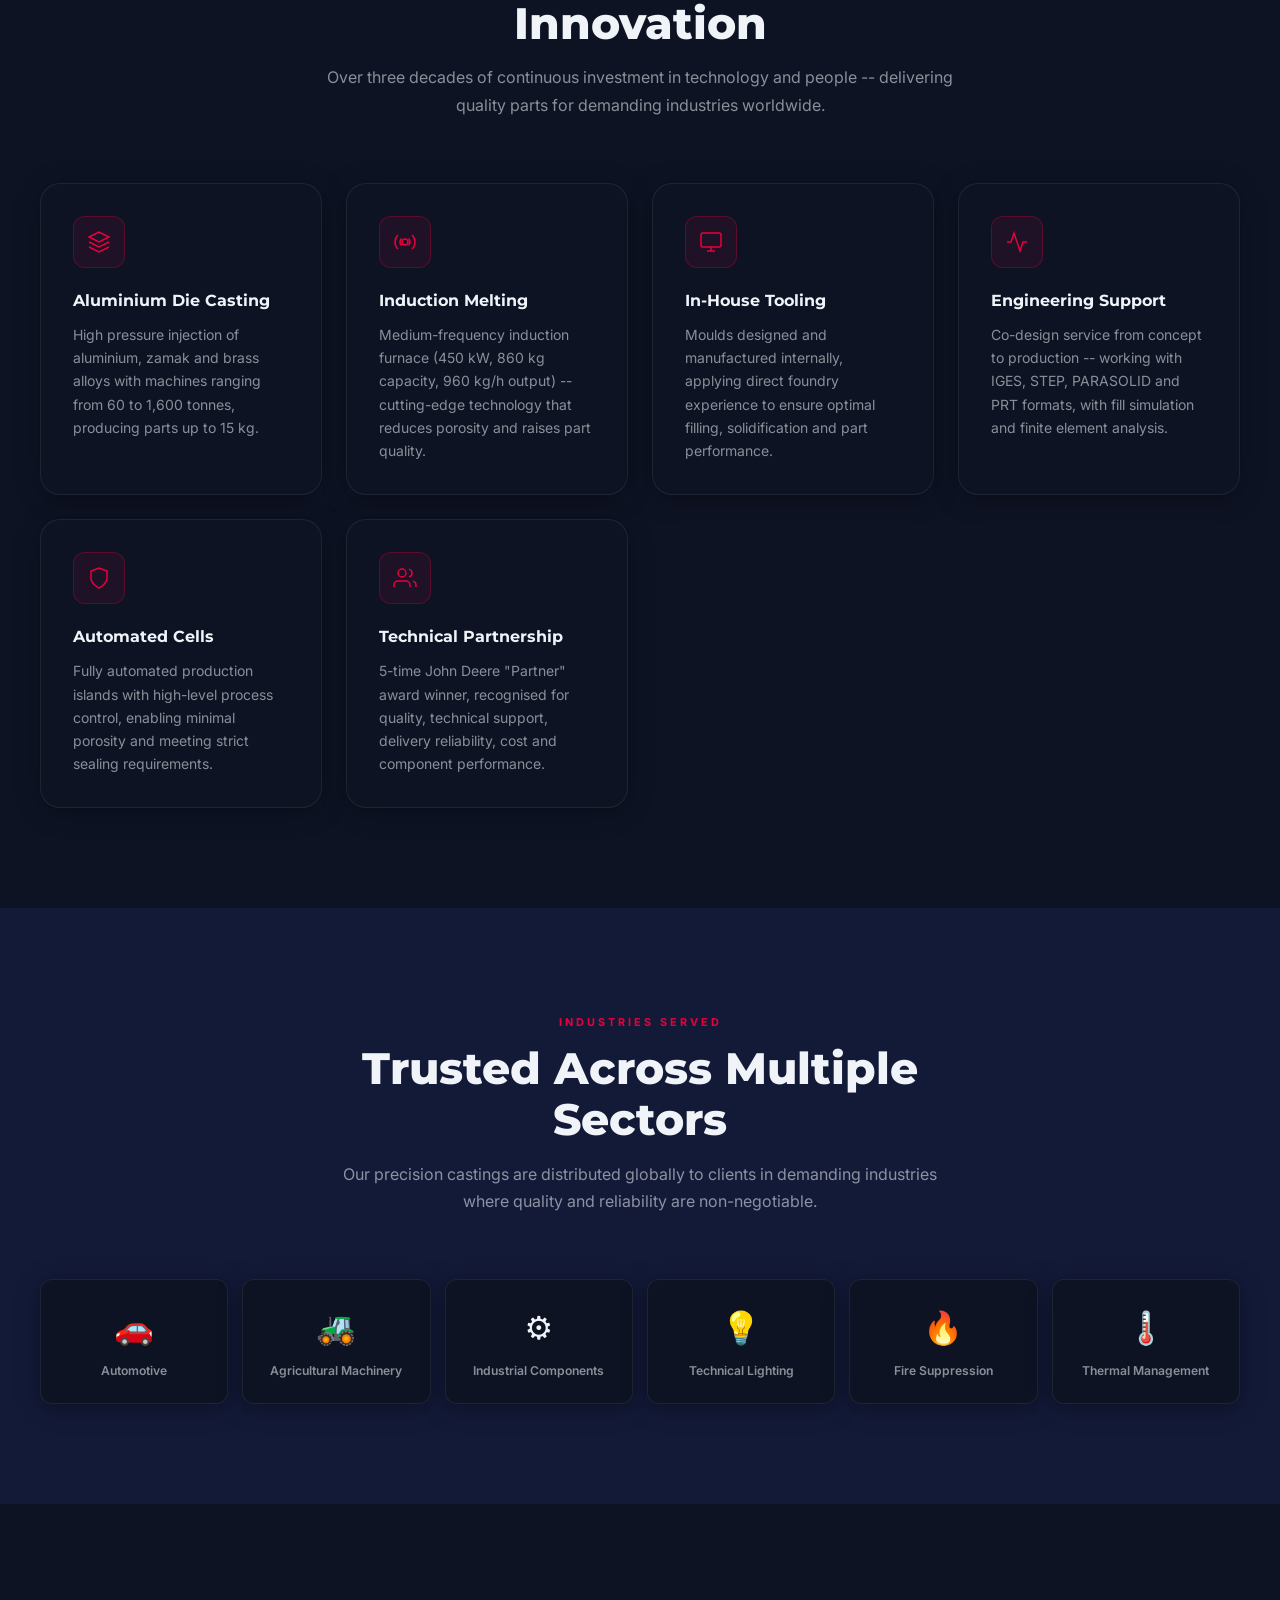
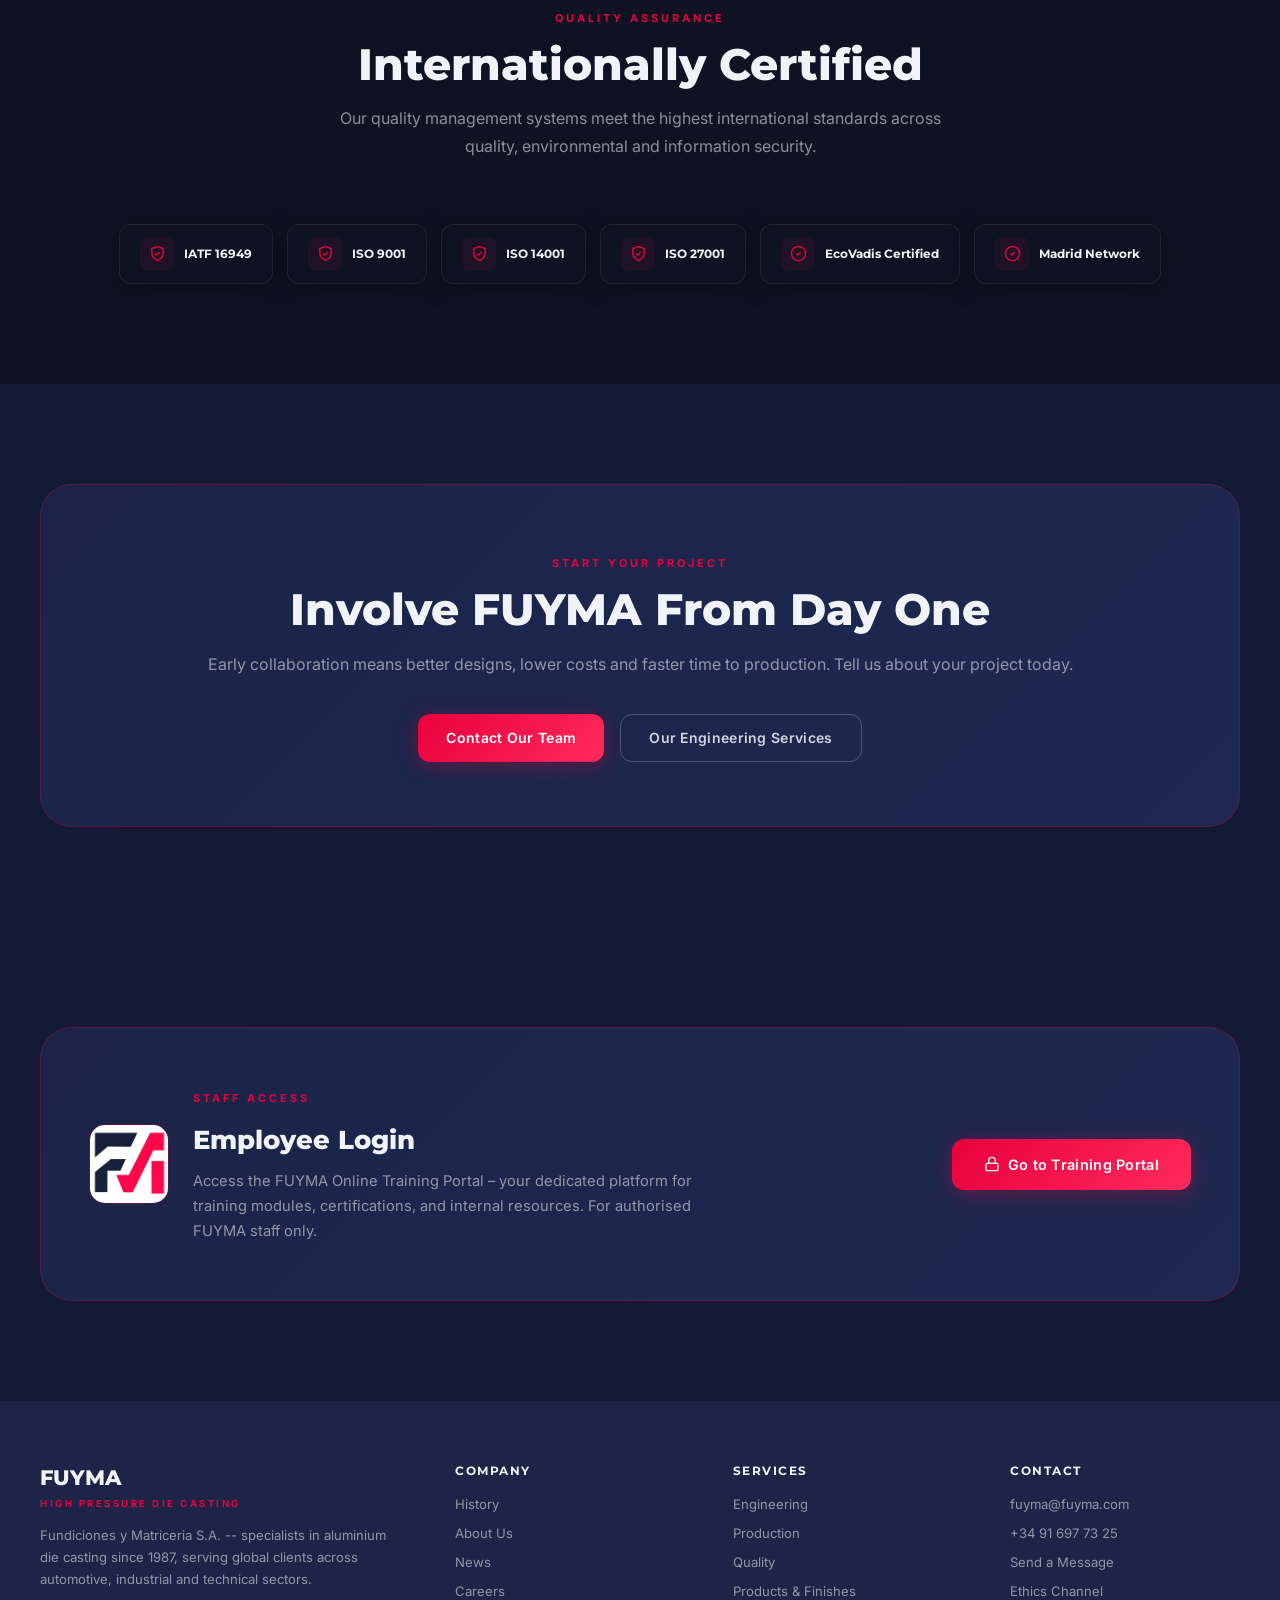
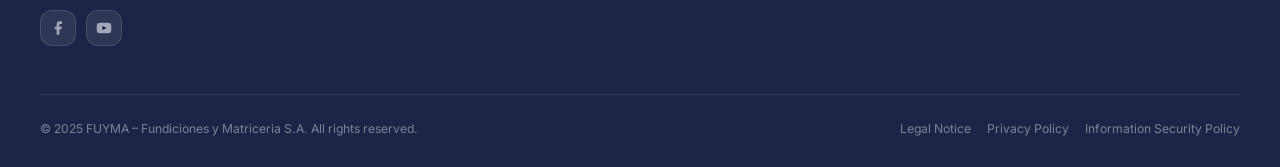
<file: Fuyma Website Redesign/index.html>
<!DOCTYPE html>
<html lang="en">
<head>
  <meta charset="UTF-8">
  <meta name="viewport" content="width=device-width, initial-scale=1.0">
  <title>FUYMA - High Pressure Die Casting Since 1987</title>
  <meta name="description" content="FUYMA - Fundiciones y Matriceria. Specialists in high pressure aluminium die casting since 1987. Engineering, tooling, production and quality finishing.">
  <link rel="stylesheet" href="css/style.css">
  <style>
    .goog-te-gadget{font-size:0!important;color:transparent!important;}
    .goog-te-gadget .goog-te-combo{background:rgba(255,255,255,0.06);border:1px solid rgba(255,255,255,0.12);border-radius:8px;color:var(--text-muted);font-size:0.72rem;font-weight:600;padding:6px 10px;cursor:pointer;outline:none;font-family:var(--font-body);}
    .goog-te-banner-frame{display:none!important;} body{top:0!important;}
  </style>
</head>
<body>

  <nav class="navbar" id="navbar">
    <div class="nav-container">
      <a href="index.html" class="nav-brand"><img src="images/fuyma-logo.jpg" alt="FUYMA" class="nav-logo"></a>
      <ul class="nav-menu" id="navMenu">
        <li class="nav-item">
          <a href="about.html" class="nav-link">Company <svg viewBox="0 0 24 24" fill="none" stroke="currentColor" stroke-width="2"><polyline points="6 9 12 15 18 9"/></svg></a>
          <div class="nav-dropdown">
            <a href="about.html#history">History</a>
            <a href="about.html#presentation">About Us</a>
            <a href="about.html#news">News</a>
          </div>
        </li>
        <li class="nav-item">
          <a href="engineering.html" class="nav-link">Engineering <svg viewBox="0 0 24 24" fill="none" stroke="currentColor" stroke-width="2"><polyline points="6 9 12 15 18 9"/></svg></a>
          <div class="nav-dropdown">
            <a href="engineering.html#design">Design &amp; Tooling</a>
            <a href="engineering.html#simulations">Simulations</a>
            <a href="engineering.html#rd">R&amp;D</a>
            <a href="engineering.html#success">Success Cases</a>
          </div>
        </li>
        <li class="nav-item">
          <a href="production.html" class="nav-link">Production <svg viewBox="0 0 24 24" fill="none" stroke="currentColor" stroke-width="2"><polyline points="6 9 12 15 18 9"/></svg></a>
          <div class="nav-dropdown">
            <a href="production.html#production">Production</a>
            <a href="production.html#foundry">Foundry</a>
          </div>
        </li>
        <li class="nav-item"><a href="quality.html" class="nav-link">Quality</a></li>
        <li class="nav-item">
          <a href="products.html" class="nav-link">Products <svg viewBox="0 0 24 24" fill="none" stroke="currentColor" stroke-width="2"><polyline points="6 9 12 15 18 9"/></svg></a>
          <div class="nav-dropdown">
            <a href="products.html#products">Products</a>
            <a href="products.html#finishes">Finishes</a>
          </div>
        </li>
        <li class="nav-item"><a href="employment.html" class="nav-link">Careers</a></li>
        <li class="nav-item"><a href="contact.html" class="nav-link">Contact</a></li>
      </ul>
      <div style="display:flex;align-items:center;gap:12px;flex-shrink:0;">
        <div id="google_translate_element"></div>
        <a href="training-portal/index.html" class="btn btn-outline" style="padding:8px 18px;font-size:0.78rem;display:flex;align-items:center;gap:6px;"><svg width="13" height="13" viewBox="0 0 24 24" fill="none" stroke="currentColor" stroke-width="2"><rect x="3" y="11" width="18" height="11" rx="2"/><path d="M7 11V7a5 5 0 0 1 10 0v4"/></svg>Employee Login</a>
        <a href="contact.html" class="btn btn-primary" style="padding:8px 18px;font-size:0.78rem;">Get in Touch</a>
        <button class="nav-toggle" id="navToggle" aria-label="Menu"><span></span><span></span><span></span></button>
      </div>
    </div>
  </nav>

  <section class="hero">
    <div class="hero-bg"></div>
    <div class="hero-grid-bg"></div>
    <div class="hero-glow"></div>
    <div class="hero-content">
      <div class="hero-badge">Since 1987 &middot; Humanes, Madrid</div>
      <h1 class="hero-title"><span class="accent">High Pressure</span><br>Die Casting</h1>
      <p class="hero-subtitle">FUYMA &middot; Fundiciones y Matriceria S.A.</p>
      <p class="hero-description">We develop precision aluminium injection components alongside our clients -- from engineering and tooling through to production, finishing and assembly.</p>
      <div class="hero-cta">
        <a href="about.html" class="btn btn-primary">
          <svg width="16" height="16" viewBox="0 0 24 24" fill="none" stroke="currentColor" stroke-width="2"><circle cx="12" cy="12" r="10"/><polyline points="12 8 16 12 12 16"/><line x1="8" y1="12" x2="16" y2="12"/></svg>
          Discover FUYMA
        </a>
        <a href="contact.html" class="btn btn-outline">Request a Quote</a>
      </div>
      <div class="hero-stats">
        <div class="hero-stat"><div class="hero-stat-number">37+</div><div class="hero-stat-label">Years Experience</div></div>
        <div class="hero-stat"><div class="hero-stat-number">1600<span style="font-size:1.2rem">tn</span></div><div class="hero-stat-label">Max Clamping Force</div></div>
        <div class="hero-stat"><div class="hero-stat-number">15<span style="font-size:1.2rem">kg</span></div><div class="hero-stat-label">Max Part Weight</div></div>
        <div class="hero-stat"><div class="hero-stat-number">4</div><div class="hero-stat-label">ISO Certifications</div></div>
      </div>
    </div>
    <div class="hero-scroll">
      <svg viewBox="0 0 24 24" fill="none" stroke="currentColor" stroke-width="2"><line x1="12" y1="5" x2="12" y2="19"/><polyline points="19 12 12 19 5 12"/></svg>
      Scroll
    </div>
  </section>

  <section class="section section-alt">
    <div class="container">
      <div class="section-header fade-in">
        <span class="section-label">Our Capabilities</span>
        <h2 class="section-title">Complete Value Chain</h2>
        <p class="section-desc">From your initial concept through to finished, assembled parts -- we manage the full manufacturing process.</p>
      </div>
      <div class="value-chain fade-in">
        <div class="chain-item">Technical Support</div><div class="chain-arrow">&#8594;</div>
        <div class="chain-item">Engineering</div><div class="chain-arrow">&#8594;</div>
        <div class="chain-item">Tooling</div><div class="chain-arrow">&#8594;</div>
        <div class="chain-item">Casting</div><div class="chain-arrow">&#8594;</div>
        <div class="chain-item">Machining</div><div class="chain-arrow">&#8594;</div>
        <div class="chain-item">Assembly</div><div class="chain-arrow">&#8594;</div>
        <div class="chain-item">Surface Finishing</div>
      </div>
    </div>
  </section>

  <section class="section">
    <div class="container">
      <div class="section-header fade-in">
        <span class="section-label">Why Choose FUYMA</span>
        <h2 class="section-title">Built on Precision &amp; Innovation</h2>
        <p class="section-desc">Over three decades of continuous investment in technology and people -- delivering quality parts for demanding industries worldwide.</p>
      </div>
      <div class="card-grid">
        <div class="card fade-in fade-in-delay-1">
          <div class="card-icon"><svg viewBox="0 0 24 24" fill="none" stroke="currentColor" stroke-width="1.5"><path d="M12 2L2 7l10 5 10-5-10-5z"/><path d="M2 17l10 5 10-5"/><path d="M2 12l10 5 10-5"/></svg></div>
          <h3 class="card-title">Aluminium Die Casting</h3>
          <p class="card-text">High pressure injection of aluminium, zamak and brass alloys with machines ranging from 60 to 1,600 tonnes, producing parts up to 15 kg.</p>
        </div>
        <div class="card fade-in fade-in-delay-2">
          <div class="card-icon"><svg viewBox="0 0 24 24" fill="none" stroke="currentColor" stroke-width="1.5"><circle cx="12" cy="12" r="3"/><path d="M19.07 4.93a10 10 0 0 1 0 14.14M4.93 4.93a10 10 0 0 0 0 14.14"/><path d="M15.54 8.46a5 5 0 0 1 0 7.07M8.46 8.46a5 5 0 0 0 0 7.07"/></svg></div>
          <h3 class="card-title">Induction Melting</h3>
          <p class="card-text">Medium-frequency induction furnace (450 kW, 860 kg capacity, 960 kg/h output) -- cutting-edge technology that reduces porosity and raises part quality.</p>
        </div>
        <div class="card fade-in fade-in-delay-3">
          <div class="card-icon"><svg viewBox="0 0 24 24" fill="none" stroke="currentColor" stroke-width="1.5"><rect x="2" y="3" width="20" height="14" rx="2"/><line x1="8" y1="21" x2="16" y2="21"/><line x1="12" y1="17" x2="12" y2="21"/></svg></div>
          <h3 class="card-title">In-House Tooling</h3>
          <p class="card-text">Moulds designed and manufactured internally, applying direct foundry experience to ensure optimal filling, solidification and part performance.</p>
        </div>
        <div class="card fade-in fade-in-delay-1">
          <div class="card-icon"><svg viewBox="0 0 24 24" fill="none" stroke="currentColor" stroke-width="1.5"><polyline points="22 12 18 12 15 21 9 3 6 12 2 12"/></svg></div>
          <h3 class="card-title">Engineering Support</h3>
          <p class="card-text">Co-design service from concept to production -- working with IGES, STEP, PARASOLID and PRT formats, with fill simulation and finite element analysis.</p>
        </div>
        <div class="card fade-in fade-in-delay-2">
          <div class="card-icon"><svg viewBox="0 0 24 24" fill="none" stroke="currentColor" stroke-width="1.5"><path d="M12 22s8-4 8-10V5l-8-3-8 3v7c0 6 8 10 8 10z"/></svg></div>
          <h3 class="card-title">Automated Cells</h3>
          <p class="card-text">Fully automated production islands with high-level process control, enabling minimal porosity and meeting strict sealing requirements.</p>
        </div>
        <div class="card fade-in fade-in-delay-3">
          <div class="card-icon"><svg viewBox="0 0 24 24" fill="none" stroke="currentColor" stroke-width="1.5"><path d="M17 21v-2a4 4 0 0 0-4-4H5a4 4 0 0 0-4 4v2"/><circle cx="9" cy="7" r="4"/><path d="M23 21v-2a4 4 0 0 0-3-3.87"/><path d="M16 3.13a4 4 0 0 1 0 7.75"/></svg></div>
          <h3 class="card-title">Technical Partnership</h3>
          <p class="card-text">5-time John Deere "Partner" award winner, recognised for quality, technical support, delivery reliability, cost and component performance.</p>
        </div>
      </div>
    </div>
  </section>

  <section class="section section-alt">
    <div class="container">
      <div class="section-header fade-in">
        <span class="section-label">Industries Served</span>
        <h2 class="section-title">Trusted Across Multiple Sectors</h2>
        <p class="section-desc">Our precision castings are distributed globally to clients in demanding industries where quality and reliability are non-negotiable.</p>
      </div>
      <div class="sectors-grid fade-in">
        <div class="sector-card"><div class="sector-icon">&#128663;</div><div class="sector-name">Automotive</div></div>
        <div class="sector-card"><div class="sector-icon">&#128668;</div><div class="sector-name">Agricultural Machinery</div></div>
        <div class="sector-card"><div class="sector-icon">&#9881;&#65039;</div><div class="sector-name">Industrial Components</div></div>
        <div class="sector-card"><div class="sector-icon">&#128161;</div><div class="sector-name">Technical Lighting</div></div>
        <div class="sector-card"><div class="sector-icon">&#128293;</div><div class="sector-name">Fire Suppression</div></div>
        <div class="sector-card"><div class="sector-icon">&#127777;&#65039;</div><div class="sector-name">Thermal Management</div></div>
      </div>
    </div>
  </section>

  <section class="section">
    <div class="container">
      <div class="section-header fade-in">
        <span class="section-label">Quality Assurance</span>
        <h2 class="section-title">Internationally Certified</h2>
        <p class="section-desc">Our quality management systems meet the highest international standards across quality, environmental and information security.</p>
      </div>
      <div class="certs-grid fade-in">
        <a href="images/ISO-TS_16949.jpg" target="_blank" class="cert-badge" style="text-decoration:none;cursor:pointer;"><div class="cert-icon"><svg viewBox="0 0 24 24" fill="none" stroke="currentColor" stroke-width="2"><path d="M12 22s8-4 8-10V5l-8-3-8 3v7c0 6 8 10 8 10z"/><polyline points="9 12 11 14 15 10"/></svg></div><span class="cert-name">IATF 16949</span></a>
        <a href="images/ISO_9001.jpg" target="_blank" class="cert-badge" style="text-decoration:none;cursor:pointer;"><div class="cert-icon"><svg viewBox="0 0 24 24" fill="none" stroke="currentColor" stroke-width="2"><path d="M12 22s8-4 8-10V5l-8-3-8 3v7c0 6 8 10 8 10z"/><polyline points="9 12 11 14 15 10"/></svg></div><span class="cert-name">ISO 9001</span></a>
        <a href="images/ISO_14001.jpg" target="_blank" class="cert-badge" style="text-decoration:none;cursor:pointer;"><div class="cert-icon"><svg viewBox="0 0 24 24" fill="none" stroke="currentColor" stroke-width="2"><path d="M12 22s8-4 8-10V5l-8-3-8 3v7c0 6 8 10 8 10z"/><polyline points="9 12 11 14 15 10"/></svg></div><span class="cert-name">ISO 14001</span></a>
        <a href="images/ISO_27001.jpg" target="_blank" class="cert-badge" style="text-decoration:none;cursor:pointer;"><div class="cert-icon"><svg viewBox="0 0 24 24" fill="none" stroke="currentColor" stroke-width="2"><path d="M12 22s8-4 8-10V5l-8-3-8 3v7c0 6 8 10 8 10z"/><polyline points="9 12 11 14 15 10"/></svg></div><span class="cert-name">ISO 27001</span></a>
        <div class="cert-badge"><div class="cert-icon"><svg viewBox="0 0 24 24" fill="none" stroke="currentColor" stroke-width="2"><circle cx="12" cy="12" r="10"/><polyline points="9 12 11 14 15 10"/></svg></div><span class="cert-name">EcoVadis Certified</span></div>
        <div class="cert-badge"><div class="cert-icon"><svg viewBox="0 0 24 24" fill="none" stroke="currentColor" stroke-width="2"><circle cx="12" cy="12" r="10"/><polyline points="9 12 11 14 15 10"/></svg></div><span class="cert-name">Madrid Network</span></div>
      </div>
    </div>
  </section>

  <section class="section section-alt">
    <div class="container">
      <div style="background:linear-gradient(135deg,var(--surface-2),var(--surface-3));border:1px solid var(--border-accent);border-radius:var(--radius-xl);padding:64px 48px;text-align:center;" class="fade-in">
        <span class="section-label">Start Your Project</span>
        <h2 class="section-title" style="margin-bottom:16px;">Involve FUYMA From Day One</h2>
        <p class="section-desc" style="margin-bottom:36px;">Early collaboration means better designs, lower costs and faster time to production. Tell us about your project today.</p>
        <div style="display:flex;gap:16px;justify-content:center;flex-wrap:wrap;">
          <a href="contact.html" class="btn btn-primary">Contact Our Team</a>
          <a href="engineering.html" class="btn btn-outline">Our Engineering Services</a>
        </div>
      </div>
    </div>
  </section>

  <section class="section section-alt">
    <div class="container">
      <div style="background:linear-gradient(135deg,var(--surface-2),var(--surface-3));border:1px solid var(--border-accent);border-radius:var(--radius-xl);padding:56px 48px;display:flex;align-items:center;justify-content:space-between;gap:40px;flex-wrap:wrap;" class="fade-in">
        <div style="display:flex;align-items:center;gap:24px;flex-wrap:wrap;">
          <div style="width:80px;height:80px;border-radius:16px;overflow:hidden;border:1px solid var(--border-accent);flex-shrink:0;">
            <img src="images/FUYMA ICON.jpg" alt="FUYMA" style="width:100%;height:100%;object-fit:cover;">
          </div>
          <div>
            <span class="section-label">Staff Access</span>
            <h2 style="font-family:var(--font-heading);font-size:1.6rem;font-weight:800;color:var(--text);margin-bottom:8px;">Employee Login</h2>
            <p style="color:var(--text-muted);font-size:0.92rem;line-height:1.7;max-width:520px;">Access the FUYMA Online Training Portal &ndash; your dedicated platform for training modules, certifications, and internal resources. For authorised FUYMA staff only.</p>
          </div>
        </div>
        <a href="training-portal/index.html" class="btn btn-primary" style="padding:14px 32px;font-size:0.9rem;flex-shrink:0;display:flex;align-items:center;gap:8px;">
          <svg width="16" height="16" viewBox="0 0 24 24" fill="none" stroke="currentColor" stroke-width="2"><rect x="3" y="11" width="18" height="11" rx="2"/><path d="M7 11V7a5 5 0 0 1 10 0v4"/></svg>
          Go to Training Portal
        </a>
      </div>
    </div>
  </section>

  <footer class="footer">
    <div class="footer-grid">
      <div>
        <div class="footer-brand-name">FUYMA</div>
        <div class="footer-brand-sub">High Pressure Die Casting</div>
        <p class="footer-brand-text">Fundiciones y Matriceria S.A. -- specialists in aluminium die casting since 1987, serving global clients across automotive, industrial and technical sectors.</p>
        <div class="footer-social">
          <a href="https://www.facebook.com/pages/FUNDICIONES-Y-MATRICERIA-SL-FUYMA/247836575258335" target="_blank" class="footer-social-btn" aria-label="Facebook"><svg viewBox="0 0 24 24" fill="currentColor"><path d="M18 2h-3a5 5 0 0 0-5 5v3H7v4h3v8h4v-8h3l1-4h-4V7a1 1 0 0 1 1-1h3z"/></svg></a>
          <a href="http://www.youtube.com/watch?v=iOSKhwzg1Xo" target="_blank" class="footer-social-btn" aria-label="YouTube"><svg viewBox="0 0 24 24" fill="currentColor"><path d="M22.54 6.42a2.78 2.78 0 0 0-1.95-1.96C18.88 4 12 4 12 4s-6.88 0-8.59.46A2.78 2.78 0 0 0 1.46 6.42 29 29 0 0 0 1 12a29 29 0 0 0 .46 5.58 2.78 2.78 0 0 0 1.95 1.96C5.12 20 12 20 12 20s6.88 0 8.59-.46a2.78 2.78 0 0 0 1.95-1.96A29 29 0 0 0 23 12a29 29 0 0 0-.46-5.58z"/><polygon points="9.75 15.02 15.5 12 9.75 8.98 9.75 15.02" fill="var(--primary)"/></svg></a>
        </div>
      </div>
      <div><div class="footer-col-title">Company</div><div class="footer-links"><a href="about.html#history">History</a><a href="about.html#presentation">About Us</a><a href="about.html#news">News</a><a href="employment.html">Careers</a></div></div>
      <div><div class="footer-col-title">Services</div><div class="footer-links"><a href="engineering.html">Engineering</a><a href="production.html">Production</a><a href="quality.html">Quality</a><a href="products.html">Products &amp; Finishes</a></div></div>
      <div><div class="footer-col-title">Contact</div><div class="footer-links"><a href="mailto:fuyma@fuyma.com">fuyma@fuyma.com</a><a href="tel:+34916977325">+34 91 697 73 25</a><a href="contact.html">Send a Message</a><a href="https://centinela.lefebvre.es/public/concept/1794671?access=k3iGVTedsO3Z%2BJQkvltZbgxwBwiVS%2BUbo7hU3Mz4B8g%3D" target="_blank">Ethics Channel</a></div></div>
    </div>
    <div class="footer-bottom">
      <p class="footer-bottom-text">&copy; 2025 FUYMA &ndash; Fundiciones y Matriceria S.A. All rights reserved.</p>
      <div class="footer-legal"><a href="#">Legal Notice</a><a href="#">Privacy Policy</a><a href="#">Information Security Policy</a></div>
    </div>
  </footer>

  <script src="js/main.js"></script>
  <script src="js/chatbot.js"></script>
  <script src="//translate.google.com/translate_a/element.js?cb=googleTranslateElementInit"></script>
</body>
</html>
</file>
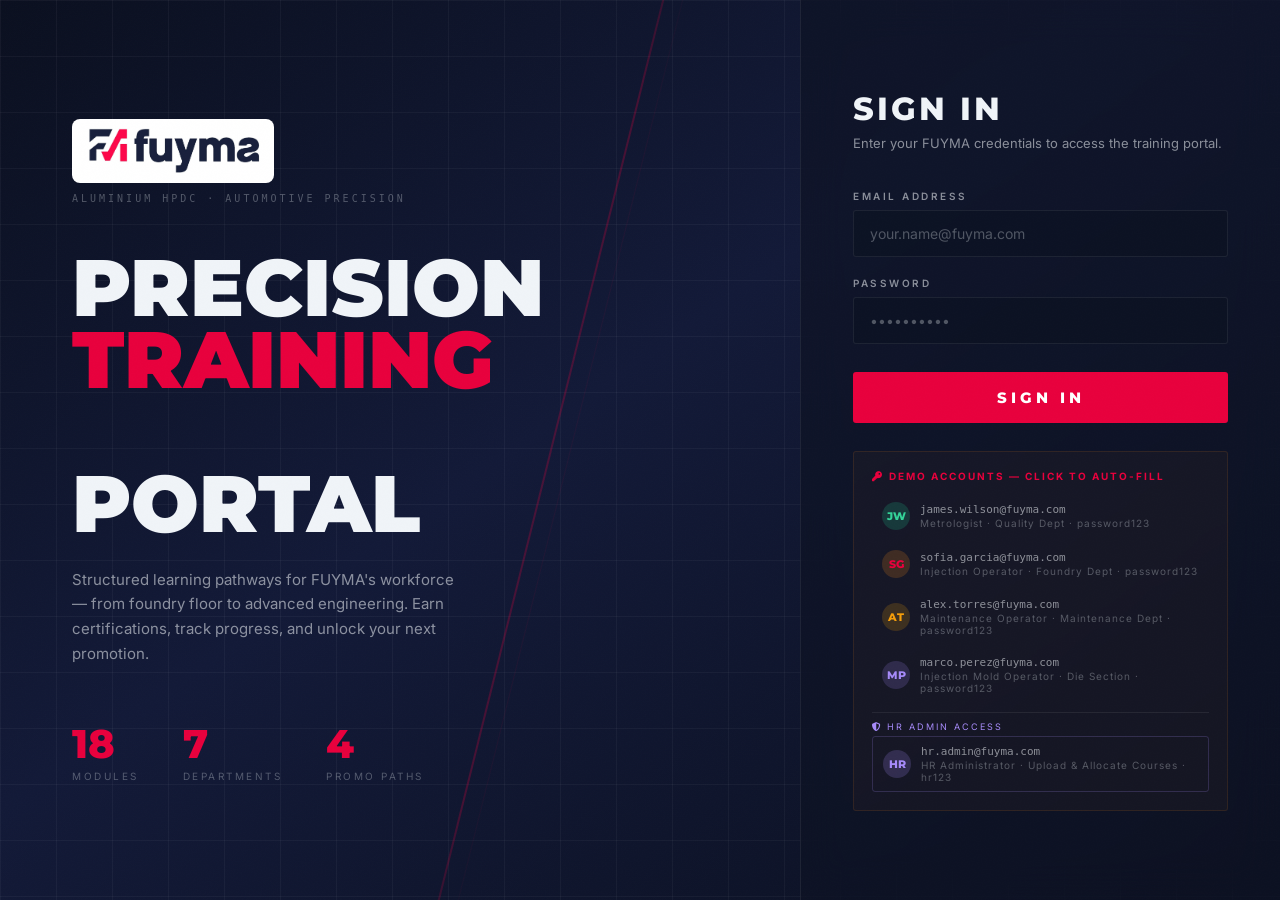
<file: training-portal/index.html>
<!DOCTYPE html>
<html lang="en">
<head>
<meta charset="UTF-8">
<meta name="viewport" content="width=device-width, initial-scale=1.0">
<title>FUYMA Training Portal</title>
<link href="https://fonts.googleapis.com/css2?family=Inter:wght@300;400;500;600;700&family=Montserrat:wght@600;700;800;900&display=swap" rel="stylesheet">
<link rel="stylesheet" href="https://cdnjs.cloudflare.com/ajax/libs/font-awesome/6.5.0/css/all.min.css">
<style>
/* ===== CSS VARIABLES ===== */
:root {
  --bg-primary: #0e1324;
  --bg-secondary: #1e2447;
  --bg-card: #131a38;
  --bg-card-hover: #1a2347;
  --border: rgba(255, 255, 255, 0.07);
  --border-light: rgba(255, 255, 255, 0.12);
  --accent: #e8003d;
  --accent-dim: #c4002f;
  --accent-glow: rgba(232, 0, 61, 0.2);
  --text-primary: #f0f4f8;
  --text-secondary: rgba(240, 244, 248, 0.55);
  --text-muted: rgba(240, 244, 248, 0.3);
  --success: #22c55e;
  --warning: #f59e0b;
  --danger: #ef4444;
  --info: #38bdf8;
  --dept-casting: #e8003d;
  --dept-machining: #38bdf8;
  --dept-tooling: #a78bfa;
  --dept-engineering: #34d399;
  --dept-assembly: #fb7185;
  --dept-surface: #fbbf24;
  --dept-technical: #94a3b8;
  --font-display: 'Montserrat', sans-serif;
  --font-body: 'Inter', sans-serif;
  --font-mono: monospace;
}

* { margin: 0; padding: 0; box-sizing: border-box; }

body {
  font-family: var(--font-body);
  background: var(--bg-primary);
  color: var(--text-primary);
  min-height: 100vh;
  overflow-x: hidden;
}

/* Subtle grain overlay */
body::after {
  content: '';
  position: fixed;
  inset: 0;
  background-image: url("data:image/svg+xml,%3Csvg xmlns='http://www.w3.org/2000/svg' width='300' height='300'%3E%3Cfilter id='n'%3E%3CfeTurbulence type='fractalNoise' baseFrequency='0.75' numOctaves='4' stitchTiles='stitch'/%3E%3C/filter%3E%3Crect width='300' height='300' filter='url(%23n)' opacity='0.04'/%3E%3C/svg%3E");
  pointer-events: none;
  z-index: 9999;
  opacity: 0.35;
}

/* ======================================================
   LOGIN PAGE
====================================================== */
#login-page {
  min-height: 100vh;
  display: flex;
  position: relative;
  overflow: hidden;
}

.login-bg {
  position: absolute;
  inset: 0;
  background: linear-gradient(145deg, #0b1020 0%, #131a38 45%, #0b1020 100%);
}

/* Technical grid */
.login-bg::before {
  content: '';
  position: absolute;
  inset: 0;
  background-image:
    linear-gradient(rgba(255, 255, 255, 0.04) 1px, transparent 1px),
    linear-gradient(90deg, rgba(255, 255, 255, 0.04) 1px, transparent 1px);
  background-size: 56px 56px;
}

/* Orange accent diagonal */
.login-bg::after {
  content: '';
  position: absolute;
  top: -30%;
  left: 43%;
  width: 2px;
  height: 160%;
  background: linear-gradient(180deg, transparent 0%, var(--accent) 25%, var(--accent) 75%, transparent 100%);
  transform: rotate(14deg);
  opacity: 0.25;
}

/* Second diagonal */
.login-accent-line {
  position: absolute;
  top: -30%;
  left: 44.5%;
  width: 1px;
  height: 160%;
  background: linear-gradient(180deg, transparent 0%, rgba(232,0,61,0.4) 30%, rgba(232,0,61,0.4) 70%, transparent 100%);
  transform: rotate(14deg);
  opacity: 0.15;
  pointer-events: none;
}

.login-left {
  flex: 1;
  display: flex;
  flex-direction: column;
  justify-content: center;
  padding: 80px 72px;
  position: relative;
  z-index: 1;
}

.login-right {
  width: 480px;
  display: flex;
  align-items: center;
  justify-content: center;
  padding: 60px 52px;
  position: relative;
  z-index: 1;
  background: rgba(14, 19, 36, 0.65);
  backdrop-filter: blur(20px);
  border-left: 1px solid var(--border);
}

/* Logo */
.fuyma-logo {
  display: flex;
  flex-direction: column;
  align-items: flex-start;
  gap: 0;
  margin-bottom: 48px;
}

.logo-mark {
  width: 48px;
  height: 48px;
}

.logo-wordmark {
  font-family: var(--font-display);
  font-size: 38px;
  font-weight: 900;
  letter-spacing: 8px;
  color: var(--text-primary);
  line-height: 1;
}

.logo-wordmark .accent { color: var(--accent); }

.logo-tagline {
  font-family: var(--font-mono);
  font-size: 10px;
  letter-spacing: 3px;
  text-transform: uppercase;
  color: var(--text-muted);
  margin-top: 4px;
}

.login-headline {
  font-family: var(--font-display);
  font-size: 80px;
  font-weight: 900;
  line-height: 0.9;
  text-transform: uppercase;
  margin-bottom: 28px;
}

.login-headline em {
  font-style: normal;
  color: var(--accent);
  display: block;
}

.login-tagline-text {
  font-size: 15px;
  color: var(--text-secondary);
  line-height: 1.65;
  max-width: 400px;
  margin-bottom: 52px;
}

.login-stats {
  display: flex;
  gap: 44px;
}

.login-stat-num {
  font-family: var(--font-display);
  font-size: 40px;
  font-weight: 800;
  color: var(--accent);
  display: block;
}

.login-stat-label {
  font-size: 10px;
  letter-spacing: 2.5px;
  text-transform: uppercase;
  color: var(--text-muted);
  display: block;
  margin-top: 2px;
}

/* Form */
.login-form-wrap { width: 100%; }

.form-title {
  font-family: var(--font-display);
  font-size: 32px;
  font-weight: 800;
  letter-spacing: 3px;
  text-transform: uppercase;
  margin-bottom: 6px;
}

.form-sub {
  font-size: 13px;
  color: var(--text-secondary);
  margin-bottom: 36px;
  line-height: 1.5;
}

.form-field {
  margin-bottom: 20px;
}

.form-field label {
  display: block;
  font-size: 10px;
  letter-spacing: 2.5px;
  text-transform: uppercase;
  color: var(--text-secondary);
  margin-bottom: 8px;
  font-weight: 600;
}

.form-field input {
  width: 100%;
  background: rgba(14, 19, 36, 0.9);
  border: 1px solid var(--border);
  border-radius: 3px;
  padding: 14px 16px;
  font-family: var(--font-body);
  font-size: 14px;
  color: var(--text-primary);
  outline: none;
  transition: border-color 0.2s, box-shadow 0.2s;
}

.form-field input:focus {
  border-color: var(--accent);
  box-shadow: 0 0 0 3px var(--accent-glow);
}

.form-field input::placeholder { color: var(--text-muted); }

.error-msg {
  background: rgba(239, 68, 68, 0.08);
  border: 1px solid rgba(239, 68, 68, 0.25);
  border-radius: 3px;
  padding: 12px 16px;
  font-size: 13px;
  color: #fca5a5;
  margin-bottom: 20px;
  display: none;
}

.btn-signin {
  width: 100%;
  background: var(--accent);
  color: #fff;
  border: none;
  border-radius: 3px;
  padding: 16px;
  font-family: var(--font-display);
  font-size: 15px;
  font-weight: 800;
  letter-spacing: 4px;
  text-transform: uppercase;
  cursor: pointer;
  transition: background 0.2s, transform 0.1s;
  margin-top: 8px;
}

.btn-signin:hover { background: #c4002f; }
.btn-signin:active { transform: scale(0.99); }

.demo-hint {
  margin-top: 28px;
  padding: 18px;
  background: rgba(232, 0, 61, 0.04);
  border: 1px solid rgba(232, 0, 61, 0.12);
  border-radius: 3px;
}

.demo-hint-title {
  font-size: 10px;
  letter-spacing: 2px;
  text-transform: uppercase;
  color: var(--accent);
  margin-bottom: 12px;
  font-weight: 700;
}

.demo-user {
  display: flex;
  align-items: center;
  gap: 10px;
  padding: 8px 10px;
  border-radius: 3px;
  cursor: pointer;
  transition: background 0.15s;
  margin-bottom: 4px;
}

.demo-user:last-child { margin-bottom: 0; }
.demo-user:hover { background: rgba(232, 0, 61, 0.08); }

.demo-avatar {
  width: 28px;
  height: 28px;
  border-radius: 50%;
  display: flex;
  align-items: center;
  justify-content: center;
  font-family: var(--font-display);
  font-size: 11px;
  font-weight: 800;
  flex-shrink: 0;
}

.demo-info { flex: 1; }

.demo-email {
  font-family: var(--font-mono);
  font-size: 11px;
  color: var(--text-secondary);
  display: block;
}

.demo-role {
  font-size: 10px;
  letter-spacing: 1px;
  color: var(--text-muted);
  display: block;
  margin-top: 1px;
}

/* ======================================================
   PORTAL
====================================================== */
#portal {
  display: none;
  min-height: 100vh;
  flex-direction: column;
}

/* NAV */
.nav {
  height: 62px;
  background: var(--bg-secondary);
  border-bottom: 1px solid var(--border);
  display: flex;
  align-items: center;
  padding: 0 28px;
  position: sticky;
  top: 0;
  z-index: 200;
  gap: 0;
}

.nav-brand {
  display: flex;
  align-items: center;
  gap: 10px;
  margin-right: 32px;
}

.nav-brand-text {
  font-family: var(--font-display);
  font-size: 22px;
  font-weight: 900;
  letter-spacing: 5px;
  line-height: 1;
}

.nav-brand-text .accent { color: var(--accent); }

.nav-tabs {
  display: flex;
  height: 100%;
  flex: 1;
}

.nav-tab {
  display: flex;
  align-items: center;
  gap: 8px;
  padding: 0 22px;
  height: 100%;
  font-size: 12px;
  font-weight: 600;
  letter-spacing: 1.5px;
  text-transform: uppercase;
  color: var(--text-muted);
  cursor: pointer;
  border-bottom: 2px solid transparent;
  transition: color 0.2s, border-color 0.2s;
  user-select: none;
  white-space: nowrap;
}

.nav-tab:hover { color: var(--text-primary); }
.nav-tab.active { color: var(--accent); border-bottom-color: var(--accent); }
.nav-tab i { font-size: 13px; }

.nav-right {
  display: flex;
  align-items: center;
  gap: 14px;
}

.user-chip {
  display: flex;
  align-items: center;
  gap: 10px;
  padding: 6px 14px 6px 6px;
  background: var(--bg-card);
  border: 1px solid var(--border);
  border-radius: 40px;
}

.user-avatar {
  width: 30px;
  height: 30px;
  border-radius: 50%;
  background: var(--accent);
  display: flex;
  align-items: center;
  justify-content: center;
  font-family: var(--font-display);
  font-weight: 800;
  font-size: 12px;
  color: white;
  flex-shrink: 0;
}

.user-name-nav { font-size: 13px; font-weight: 500; }

.btn-logout {
  background: transparent;
  border: 1px solid var(--border);
  color: var(--text-secondary);
  padding: 7px 14px;
  border-radius: 3px;
  font-size: 11px;
  letter-spacing: 1.5px;
  text-transform: uppercase;
  cursor: pointer;
  font-family: var(--font-body);
  font-weight: 600;
  transition: border-color 0.2s, color 0.2s;
}

.btn-logout:hover { border-color: var(--accent); color: var(--accent); }

/* TAB CONTENT */
.tab-pane {
  display: none;
  padding: 36px 40px;
  animation: fadeUp 0.3s ease;
}

.tab-pane.active { display: block; }

@keyframes fadeUp {
  from { opacity: 0; transform: translateY(10px); }
  to   { opacity: 1; transform: translateY(0); }
}

/* Section headers */
.sec-head {
  display: flex;
  align-items: center;
  gap: 16px;
  margin-bottom: 28px;
}

.sec-title {
  font-family: var(--font-display);
  font-size: 22px;
  font-weight: 800;
  letter-spacing: 3px;
  text-transform: uppercase;
  white-space: nowrap;
}

.sec-rule { flex: 1; height: 1px; background: var(--border); }

/* ======================================================
   DASHBOARD TAB
====================================================== */
.welcome-banner {
  background: linear-gradient(135deg, var(--bg-secondary) 0%, var(--bg-card) 100%);
  border: 1px solid var(--border);
  border-left: 3px solid var(--accent);
  border-radius: 4px;
  padding: 26px 30px;
  margin-bottom: 28px;
  display: flex;
  align-items: center;
  justify-content: space-between;
  gap: 20px;
}

.wb-name {
  font-family: var(--font-display);
  font-size: 32px;
  font-weight: 800;
  margin-bottom: 8px;
}

.wb-sub {
  display: flex;
  align-items: center;
  gap: 10px;
  flex-wrap: wrap;
}

.role-badge {
  display: inline-flex;
  align-items: center;
  gap: 6px;
  padding: 4px 12px;
  border-radius: 3px;
  font-size: 10px;
  font-weight: 700;
  letter-spacing: 1.5px;
  text-transform: uppercase;
}

.wb-hint { font-size: 13px; color: var(--text-muted); }

.wb-right {
  text-align: right;
  flex-shrink: 0;
}

.wb-date {
  font-family: var(--font-mono);
  font-size: 11px;
  color: var(--text-muted);
  letter-spacing: 0.5px;
}

/* STAT CARDS */
.stats-grid {
  display: grid;
  grid-template-columns: repeat(4, 1fr);
  gap: 16px;
  margin-bottom: 28px;
}

.stat-card {
  background: var(--bg-card);
  border: 1px solid var(--border);
  border-radius: 4px;
  padding: 24px 22px;
  position: relative;
  overflow: hidden;
  transition: border-color 0.2s;
}

.stat-card::before {
  content: '';
  position: absolute;
  top: 0; left: 0; right: 0;
  height: 2px;
}

.stat-card.c-orange::before { background: var(--accent); }
.stat-card.c-blue::before   { background: var(--info); }
.stat-card.c-purple::before { background: #a78bfa; }
.stat-card.c-green::before  { background: var(--success); }

.stat-card:hover { border-color: var(--border-light); }

.stat-icon {
  width: 38px;
  height: 38px;
  border-radius: 6px;
  display: flex;
  align-items: center;
  justify-content: center;
  font-size: 16px;
  margin-bottom: 18px;
}

.c-orange .stat-icon { background: rgba(232,130,26,.1); color: var(--accent); }
.c-blue   .stat-icon { background: rgba(56,189,248,.1); color: var(--info); }
.c-purple .stat-icon { background: rgba(167,139,250,.1); color: #a78bfa; }
.c-green  .stat-icon { background: rgba(34,197,94,.1);  color: var(--success); }

.stat-num {
  font-family: var(--font-display);
  font-size: 52px;
  font-weight: 800;
  line-height: 1;
  margin-bottom: 4px;
}

.c-orange .stat-num { color: var(--accent); }
.c-blue   .stat-num { color: var(--info); }
.c-purple .stat-num { color: #a78bfa; }
.c-green  .stat-num { color: var(--success); }

.stat-label {
  font-size: 11px;
  letter-spacing: 1.5px;
  text-transform: uppercase;
  color: var(--text-secondary);
}

/* DASHBOARD MAIN GRID */
.dash-main-grid {
  display: grid;
  grid-template-columns: 1fr 320px;
  gap: 20px;
  margin-bottom: 28px;
}

/* RING CARD */
.ring-card {
  background: var(--bg-card);
  border: 1px solid var(--border);
  border-radius: 4px;
  padding: 26px;
}

.ring-card-title {
  font-family: var(--font-display);
  font-size: 13px;
  font-weight: 700;
  letter-spacing: 2.5px;
  text-transform: uppercase;
  color: var(--text-secondary);
  margin-bottom: 24px;
  display: flex;
  align-items: center;
  gap: 8px;
}

.ring-card-title i { color: var(--accent); }

.ring-wrap { display: flex; align-items: center; gap: 32px; }

.ring-container {
  position: relative;
  width: 156px;
  height: 156px;
  flex-shrink: 0;
}

.ring-container svg { transform: rotate(-90deg); }

#ring-dash {
  transition: stroke-dashoffset 1.4s cubic-bezier(0.4, 0, 0.2, 1);
}

.ring-inner {
  position: absolute;
  inset: 0;
  display: flex;
  flex-direction: column;
  align-items: center;
  justify-content: center;
}

.ring-pct {
  font-family: var(--font-display);
  font-size: 44px;
  font-weight: 800;
  color: var(--accent);
  line-height: 1;
}

.ring-sub {
  font-size: 10px;
  letter-spacing: 1.5px;
  text-transform: uppercase;
  color: var(--text-muted);
  margin-top: 3px;
}

.ring-legend { display: flex; flex-direction: column; gap: 14px; flex: 1; }

.leg-item { display: flex; align-items: center; gap: 10px; }

.leg-dot { width: 8px; height: 8px; border-radius: 50%; flex-shrink: 0; }

.leg-text { font-size: 13px; color: var(--text-secondary); flex: 1; }

.leg-val {
  font-family: var(--font-display);
  font-size: 20px;
  font-weight: 700;
  color: var(--text-primary);
}

/* ACTIVITY CARD */
.activity-card {
  background: var(--bg-card);
  border: 1px solid var(--border);
  border-radius: 4px;
  padding: 26px;
}

.activity-card-title {
  font-family: var(--font-display);
  font-size: 13px;
  font-weight: 700;
  letter-spacing: 2.5px;
  text-transform: uppercase;
  color: var(--text-secondary);
  margin-bottom: 20px;
  display: flex;
  align-items: center;
  gap: 8px;
}

.activity-card-title i { color: var(--accent); }

.activity-item {
  display: flex;
  gap: 12px;
  padding: 12px 0;
  border-bottom: 1px solid var(--border);
}

.activity-item:last-child { border-bottom: none; }

.act-icon {
  width: 32px;
  height: 32px;
  border-radius: 50%;
  display: flex;
  align-items: center;
  justify-content: center;
  font-size: 13px;
  flex-shrink: 0;
}

.act-text { font-size: 12.5px; font-weight: 500; margin-bottom: 3px; }
.act-meta { font-family: var(--font-mono); font-size: 11px; color: var(--text-muted); }

/* RECOMMENDED */
.rec-grid {
  display: grid;
  grid-template-columns: repeat(3, 1fr);
  gap: 16px;
}

.rec-card {
  background: var(--bg-card);
  border: 1px solid var(--border);
  border-radius: 4px;
  padding: 20px;
  cursor: pointer;
  transition: border-color 0.2s, transform 0.2s;
  position: relative;
  overflow: hidden;
}

.rec-card::after {
  content: '';
  position: absolute;
  bottom: 0; left: 0; right: 0;
  height: 2px;
  background: var(--accent);
  transform: scaleX(0);
  transition: transform 0.2s;
}

.rec-card:hover { border-color: var(--border-light); transform: translateY(-2px); }
.rec-card:hover::after { transform: scaleX(1); }

.rec-dept {
  display: inline-flex;
  align-items: center;
  gap: 5px;
  padding: 3px 9px;
  border-radius: 2px;
  font-size: 9px;
  font-weight: 700;
  letter-spacing: 1.5px;
  text-transform: uppercase;
  margin-bottom: 10px;
}

.rec-title {
  font-family: var(--font-display);
  font-size: 16px;
  font-weight: 700;
  line-height: 1.3;
  margin-bottom: 10px;
}

.rec-meta {
  display: flex;
  align-items: center;
  gap: 12px;
  font-size: 12px;
  color: var(--text-secondary);
  flex-wrap: wrap;
}

.rec-why {
  margin-top: 12px;
  padding-top: 12px;
  border-top: 1px solid var(--border);
  font-size: 11.5px;
  color: var(--text-muted);
  font-style: italic;
}

.rec-why i { color: var(--accent); margin-right: 4px; }

/* ======================================================
   COURSES TAB
====================================================== */
.filter-bar {
  display: flex;
  gap: 12px;
  margin-bottom: 24px;
  flex-wrap: wrap;
  align-items: center;
}

.search-wrap { position: relative; flex: 1; min-width: 180px; }

.search-wrap i {
  position: absolute;
  left: 13px;
  top: 50%;
  transform: translateY(-50%);
  color: var(--text-muted);
  font-size: 12px;
}

.search-input {
  width: 100%;
  background: var(--bg-card);
  border: 1px solid var(--border);
  border-radius: 3px;
  padding: 10px 12px 10px 34px;
  font-family: var(--font-body);
  font-size: 13px;
  color: var(--text-primary);
  outline: none;
  transition: border-color 0.2s;
}

.search-input:focus { border-color: var(--accent); }
.search-input::placeholder { color: var(--text-muted); }

.filter-select {
  background: var(--bg-card);
  border: 1px solid var(--border);
  border-radius: 3px;
  padding: 10px 12px;
  font-family: var(--font-body);
  font-size: 13px;
  color: var(--text-primary);
  outline: none;
  cursor: pointer;
  transition: border-color 0.2s;
}

.filter-select:focus { border-color: var(--accent); }

.courses-grid {
  display: grid;
  grid-template-columns: repeat(auto-fill, minmax(300px, 1fr));
  gap: 14px;
}

.course-card {
  background: var(--bg-card);
  border: 1px solid var(--border);
  border-radius: 4px;
  padding: 20px;
  cursor: pointer;
  transition: border-color 0.2s, transform 0.15s;
}

.course-card:hover { border-color: var(--border-light); transform: translateY(-2px); }

.cc-top {
  display: flex;
  align-items: flex-start;
  justify-content: space-between;
  margin-bottom: 12px;
  gap: 8px;
}

.dept-badge {
  display: inline-flex;
  align-items: center;
  gap: 5px;
  padding: 3px 9px;
  border-radius: 2px;
  font-size: 9px;
  font-weight: 700;
  letter-spacing: 1.5px;
  text-transform: uppercase;
}

.status-chip {
  display: inline-flex;
  align-items: center;
  gap: 4px;
  padding: 3px 9px;
  border-radius: 2px;
  font-size: 9px;
  font-weight: 700;
  letter-spacing: 1px;
  text-transform: uppercase;
  white-space: nowrap;
}

.s-completed  { background: rgba(34,197,94,.1);   color: var(--success); }
.s-inprogress { background: rgba(245,158,11,.1);  color: var(--warning); }
.s-notstarted { background: rgba(61,84,112,.12);  color: var(--text-muted); }

.cc-title {
  font-family: var(--font-display);
  font-size: 17px;
  font-weight: 700;
  line-height: 1.3;
  margin-bottom: 10px;
}

.cc-meta {
  display: flex;
  gap: 14px;
  font-size: 11.5px;
  color: var(--text-secondary);
  margin-bottom: 12px;
}

.cc-meta span { display: flex; align-items: center; gap: 4px; }

.diff-chip {
  padding: 2px 8px;
  border-radius: 2px;
  font-size: 9px;
  font-weight: 700;
  letter-spacing: 1px;
  text-transform: uppercase;
}

.d-beginner    { background: rgba(34,197,94,.1);  color: var(--success); }
.d-intermediate{ background: rgba(245,158,11,.1); color: var(--warning); }
.d-advanced    { background: rgba(239,68,68,.1);  color: var(--danger); }

.cc-bar-track {
  height: 3px;
  background: var(--border);
  border-radius: 2px;
  overflow: hidden;
  margin-bottom: 7px;
}

.cc-bar-fill {
  height: 100%;
  border-radius: 2px;
  background: var(--accent);
  transition: width 0.5s ease;
}

.cc-bar-fill.g { background: var(--success); }

.cc-score {
  font-family: var(--font-mono);
  font-size: 11px;
  color: var(--text-secondary);
  text-align: right;
}

.no-results {
  grid-column: 1 / -1;
  text-align: center;
  padding: 72px 40px;
  color: var(--text-muted);
}

.no-results i { font-size: 40px; margin-bottom: 16px; display: block; }
.no-results p { font-size: 14px; }

/* ======================================================
   MODAL
====================================================== */
.modal-overlay {
  display: none;
  position: fixed;
  inset: 0;
  background: rgba(6, 12, 23, 0.88);
  backdrop-filter: blur(6px);
  z-index: 800;
  align-items: center;
  justify-content: center;
  padding: 32px;
}

.modal-overlay.open { display: flex; }

.modal {
  background: #0d1a2d;
  border: 1px solid var(--border-light);
  border-radius: 6px;
  max-width: 660px;
  width: 100%;
  max-height: 88vh;
  overflow-y: auto;
  animation: modalIn 0.22s ease;
}

@keyframes modalIn {
  from { opacity: 0; transform: scale(0.96) translateY(12px); }
  to   { opacity: 1; transform: scale(1) translateY(0); }
}

.modal-header {
  padding: 26px 30px 20px;
  border-bottom: 1px solid var(--border);
  position: sticky;
  top: 0;
  background: #0d1a2d;
  z-index: 1;
}

.modal-header-top {
  display: flex;
  align-items: flex-start;
  justify-content: space-between;
  gap: 12px;
  margin-bottom: 12px;
}

.modal-badges { display: flex; gap: 8px; flex-wrap: wrap; align-items: center; }

.modal-close {
  background: none;
  border: none;
  color: var(--text-muted);
  cursor: pointer;
  font-size: 18px;
  padding: 2px;
  transition: color 0.2s;
  flex-shrink: 0;
}

.modal-close:hover { color: var(--text-primary); }

.modal-title {
  font-family: var(--font-display);
  font-size: 26px;
  font-weight: 800;
  line-height: 1.2;
}

.modal-body { padding: 26px 30px; }

.modal-desc {
  font-size: 14px;
  line-height: 1.7;
  color: var(--text-secondary);
  margin-bottom: 26px;
}

.modal-sec-title {
  font-family: var(--font-display);
  font-size: 12px;
  font-weight: 700;
  letter-spacing: 2.5px;
  text-transform: uppercase;
  color: var(--text-secondary);
  margin-bottom: 12px;
}

.module-list {
  list-style: none;
  display: flex;
  flex-direction: column;
  gap: 8px;
  margin-bottom: 26px;
}

.module-item {
  display: flex;
  align-items: center;
  gap: 12px;
  padding: 11px 14px;
  background: var(--bg-card);
  border: 1px solid var(--border);
  border-radius: 3px;
  font-size: 13px;
}

.module-num {
  width: 22px;
  height: 22px;
  background: var(--border);
  border-radius: 50%;
  display: flex;
  align-items: center;
  justify-content: center;
  font-family: var(--font-mono);
  font-size: 10px;
  color: var(--text-muted);
  flex-shrink: 0;
}

.prereq-list { display: flex; flex-wrap: wrap; gap: 8px; margin-bottom: 26px; }

.prereq-tag {
  padding: 5px 12px;
  background: rgba(56,189,248,.07);
  border: 1px solid rgba(56,189,248,.2);
  border-radius: 3px;
  font-size: 12px;
  color: var(--info);
}

.modal-footer {
  padding: 18px 30px 26px;
  display: flex;
  gap: 10px;
  justify-content: flex-end;
  border-top: 1px solid var(--border);
}

.btn-primary {
  background: var(--accent);
  color: white;
  border: none;
  border-radius: 3px;
  padding: 12px 26px;
  font-family: var(--font-display);
  font-size: 13px;
  font-weight: 800;
  letter-spacing: 2.5px;
  text-transform: uppercase;
  cursor: pointer;
  transition: background 0.2s;
}

.btn-primary:hover { background: #c4002f; }

.btn-secondary {
  background: transparent;
  color: var(--text-secondary);
  border: 1px solid var(--border);
  border-radius: 3px;
  padding: 12px 26px;
  font-family: var(--font-display);
  font-size: 13px;
  font-weight: 800;
  letter-spacing: 2.5px;
  text-transform: uppercase;
  cursor: pointer;
  transition: all 0.2s;
}

.btn-secondary:hover { border-color: var(--border-light); color: var(--text-primary); }

/* ======================================================
   PROGRESS TAB
====================================================== */
.promo-card {
  background: linear-gradient(135deg, var(--bg-secondary), var(--bg-card));
  border: 1px solid var(--border);
  border-radius: 4px;
  padding: 26px 28px;
  margin-bottom: 22px;
}

.promo-card-title {
  font-family: var(--font-display);
  font-size: 13px;
  font-weight: 700;
  letter-spacing: 2.5px;
  text-transform: uppercase;
  color: var(--text-secondary);
  margin-bottom: 22px;
  display: flex;
  align-items: center;
  gap: 8px;
}

.promo-card-title i { color: var(--accent); }

.promo-path {
  display: flex;
  align-items: center;
  gap: 16px;
  margin-bottom: 22px;
  flex-wrap: wrap;
}

.promo-role-box {
  background: var(--bg-card);
  border: 1px solid var(--border);
  border-radius: 4px;
  padding: 14px 22px;
  text-align: center;
}

.promo-role-box.target { border-color: rgba(232,130,26,.35); }

.prb-label {
  font-size: 9px;
  letter-spacing: 2px;
  text-transform: uppercase;
  color: var(--text-muted);
  margin-bottom: 5px;
}

.prb-title {
  font-family: var(--font-display);
  font-size: 18px;
  font-weight: 800;
  color: var(--text-primary);
}

.promo-role-box.target .prb-title { color: var(--accent); }

.promo-arrow { font-size: 20px; color: var(--accent); }

.promo-pct-box {
  background: var(--bg-card);
  border: 1px solid rgba(232,130,26,.4);
  border-radius: 4px;
  padding: 14px 22px;
  text-align: center;
}

.ppb-num {
  font-family: var(--font-display);
  font-size: 40px;
  font-weight: 800;
  color: var(--accent);
  line-height: 1;
}

.ppb-label {
  font-size: 9px;
  letter-spacing: 2px;
  text-transform: uppercase;
  color: var(--text-muted);
  margin-top: 4px;
}

.promo-reqs { display: flex; flex-direction: column; gap: 10px; }

.promo-req {
  display: flex;
  align-items: center;
  gap: 12px;
  font-size: 13px;
}

.pr-icon {
  width: 20px;
  height: 20px;
  border-radius: 50%;
  display: flex;
  align-items: center;
  justify-content: center;
  font-size: 9px;
  flex-shrink: 0;
}

.pr-icon.done    { background: rgba(34,197,94,.15); color: var(--success); }
.pr-icon.pending { background: rgba(61,84,112,.2);  color: var(--text-muted); }

.pr-text       { flex: 1; }
.pr-text.done  { color: var(--text-secondary); text-decoration: line-through; }

.pr-score {
  font-family: var(--font-mono);
  font-size: 11px;
  color: var(--success);
  white-space: nowrap;
}

/* PROGRESS GRID */
.prog-grid {
  display: grid;
  grid-template-columns: 1fr 1fr;
  gap: 20px;
  margin-bottom: 22px;
}

.prog-card {
  background: var(--bg-card);
  border: 1px solid var(--border);
  border-radius: 4px;
  padding: 26px;
}

.prog-card-title {
  font-family: var(--font-display);
  font-size: 13px;
  font-weight: 700;
  letter-spacing: 2.5px;
  text-transform: uppercase;
  color: var(--text-secondary);
  margin-bottom: 22px;
  display: flex;
  align-items: center;
  gap: 8px;
}

.prog-card-title i { color: var(--accent); }

.pb-item { margin-bottom: 18px; }
.pb-item:last-child { margin-bottom: 0; }

.pb-header { display: flex; justify-content: space-between; margin-bottom: 6px; }
.pb-name { font-size: 13px; font-weight: 500; }
.pb-pct { font-family: var(--font-mono); font-size: 12px; color: var(--text-secondary); }

.pb-track { height: 5px; background: var(--border); border-radius: 3px; overflow: hidden; }
.pb-fill  { height: 100%; border-radius: 3px; background: var(--accent); }
.pb-fill.g { background: var(--success); }

/* SCORE TABLE */
.score-table { width: 100%; border-collapse: collapse; }

.score-table th {
  text-align: left;
  font-size: 9px;
  letter-spacing: 2.5px;
  text-transform: uppercase;
  color: var(--text-muted);
  padding: 0 0 12px;
  border-bottom: 1px solid var(--border);
}

.score-table td {
  padding: 12px 0;
  font-size: 13px;
  border-bottom: 1px solid var(--border);
  vertical-align: middle;
}

.score-table tr:last-child td { border-bottom: none; }

.pass-chip {
  display: inline-flex;
  align-items: center;
  gap: 4px;
  padding: 3px 9px;
  border-radius: 2px;
  font-size: 10px;
  font-weight: 700;
  letter-spacing: 1px;
}

.pass-chip.p { background: rgba(34,197,94,.1);  color: var(--success); }
.pass-chip.f { background: rgba(239,68,68,.1);  color: var(--danger); }

/* CERTS */
.certs-card {
  background: var(--bg-card);
  border: 1px solid var(--border);
  border-radius: 4px;
  padding: 26px;
}

.certs-card-title {
  font-family: var(--font-display);
  font-size: 13px;
  font-weight: 700;
  letter-spacing: 2.5px;
  text-transform: uppercase;
  color: var(--text-secondary);
  margin-bottom: 20px;
  display: flex;
  align-items: center;
  gap: 8px;
}

.certs-card-title i { color: var(--accent); }

.certs-list { display: flex; flex-direction: column; gap: 12px; }

.cert-item {
  display: flex;
  align-items: center;
  gap: 16px;
  background: linear-gradient(135deg, rgba(232,130,26,.05), rgba(232,130,26,.02));
  border: 1px solid rgba(232,130,26,.18);
  border-radius: 4px;
  padding: 16px 20px;
}

.cert-icon-wrap {
  width: 44px;
  height: 44px;
  background: rgba(232,130,26,.1);
  border-radius: 50%;
  display: flex;
  align-items: center;
  justify-content: center;
  font-size: 20px;
  color: var(--accent);
  flex-shrink: 0;
}

.cert-info { flex: 1; }

.cert-title {
  font-family: var(--font-display);
  font-size: 16px;
  font-weight: 700;
  margin-bottom: 3px;
}

.cert-meta { font-size: 11.5px; color: var(--text-muted); font-family: var(--font-mono); }

.cert-score {
  font-family: var(--font-display);
  font-size: 26px;
  font-weight: 800;
  color: var(--accent);
}

/* ======================================================
   DEPARTMENT COLOURS
====================================================== */
.dept-casting     { background: rgba(232,130,26,.12); color: var(--dept-casting); }
.dept-machining   { background: rgba(56,189,248,.12);  color: var(--dept-machining); }
.dept-tooling     { background: rgba(167,139,250,.12); color: var(--dept-tooling); }
.dept-engineering { background: rgba(52,211,153,.12);  color: var(--dept-engineering); }
.dept-assembly    { background: rgba(251,113,133,.12); color: var(--dept-assembly); }
.dept-surface     { background: rgba(251,191,36,.12);  color: var(--dept-surface); }
.dept-technical   { background: rgba(148,163,184,.12); color: var(--dept-technical); }

.role-casting     { background: rgba(232,130,26,.14); color: var(--dept-casting);     border: 1px solid rgba(232,130,26,.3); }
.role-machining   { background: rgba(56,189,248,.14);  color: var(--dept-machining);  border: 1px solid rgba(56,189,248,.3); }
.role-tooling     { background: rgba(167,139,250,.14); color: var(--dept-tooling);    border: 1px solid rgba(167,139,250,.3); }
.role-quality     { background: rgba(34,211,153,.14);  color: var(--dept-engineering);border: 1px solid rgba(34,211,153,.3); }
.role-foundry     { background: rgba(232,130,26,.14);  color: var(--dept-casting);    border: 1px solid rgba(232,130,26,.3); }
.role-maintenance { background: rgba(245,158,11,.14);  color: var(--warning);         border: 1px solid rgba(245,158,11,.3); }

/* ======================================================
   SCROLLBAR
====================================================== */
::-webkit-scrollbar { width: 5px; }
::-webkit-scrollbar-track { background: var(--bg-primary); }
::-webkit-scrollbar-thumb { background: var(--border-light); border-radius: 3px; }
::-webkit-scrollbar-thumb:hover { background: var(--text-muted); }

/* ======================================================
   RESPONSIVE
====================================================== */
@media (max-width: 1100px) {
  .stats-grid  { grid-template-columns: repeat(2, 1fr); }
  .rec-grid    { grid-template-columns: repeat(2, 1fr); }
  .dash-main-grid { grid-template-columns: 1fr; }
  .prog-grid   { grid-template-columns: 1fr; }
}

@media (max-width: 860px) {
  .login-left  { display: none; }
  .login-right { width: 100%; }
  .tab-pane    { padding: 24px 18px; }
  .nav         { padding: 0 14px; }
  .nav-tab span:last-child { display: none; }
  .stats-grid  { grid-template-columns: 1fr 1fr; }
  .welcome-banner { flex-direction: column; gap: 14px; }
  .rec-grid    { grid-template-columns: 1fr; }
  .courses-grid { grid-template-columns: 1fr; }
  .promo-path  { flex-direction: column; align-items: flex-start; gap: 10px; }
}

/* ======================================================
   HR ADMIN PORTAL
====================================================== */
#hr-portal { display: none; min-height: 100vh; flex-direction: column; }

.hr-badge {
  display: inline-flex;
  align-items: center;
  gap: 6px;
  padding: 4px 12px;
  background: rgba(167,139,250,.15);
  border: 1px solid rgba(167,139,250,.35);
  border-radius: 3px;
  font-size: 10px;
  font-weight: 700;
  letter-spacing: 2px;
  text-transform: uppercase;
  color: var(--dept-tooling);
  margin-left: 10px;
}

.hr-tab-pane {
  display: none;
  padding: 36px 40px;
  animation: fadeUp 0.3s ease;
}

.hr-tab-pane.active { display: block; }

/* HR stat cards */
.hr-stats-grid {
  display: grid;
  grid-template-columns: repeat(4, 1fr);
  gap: 16px;
  margin-bottom: 28px;
}

/* Course library list */
.lib-section-header {
  font-family: var(--font-display);
  font-size: 11px;
  font-weight: 700;
  letter-spacing: 2.5px;
  text-transform: uppercase;
  color: var(--text-muted);
  padding: 12px 20px;
  background: var(--bg-secondary);
  border-bottom: 1px solid var(--border);
}

.lib-card {
  background: var(--bg-card);
  border: 1px solid var(--border);
  border-radius: 4px;
  overflow: hidden;
  margin-bottom: 22px;
}

.lib-course-row {
  display: flex;
  align-items: center;
  gap: 14px;
  padding: 14px 20px;
  border-bottom: 1px solid var(--border);
  transition: background 0.15s;
}

.lib-course-row:last-child { border-bottom: none; }
.lib-course-row:hover { background: rgba(255,255,255,.02); }

.lib-course-info { flex: 1; }

.lib-course-title {
  font-family: var(--font-display);
  font-size: 15px;
  font-weight: 700;
  margin-bottom: 5px;
}

.lib-course-meta {
  display: flex;
  gap: 10px;
  font-size: 11.5px;
  color: var(--text-secondary);
  flex-wrap: wrap;
  align-items: center;
}

.custom-badge {
  padding: 2px 8px;
  background: rgba(167,139,250,.12);
  border: 1px solid rgba(167,139,250,.3);
  border-radius: 2px;
  font-size: 9px;
  font-weight: 700;
  letter-spacing: 1px;
  text-transform: uppercase;
  color: var(--dept-tooling);
}

.alloc-pill {
  display: inline-flex;
  align-items: center;
  gap: 4px;
  padding: 3px 9px;
  border-radius: 2px;
  font-size: 10px;
  font-weight: 600;
}

.alloc-pill.none   { background: rgba(61,84,112,.12); color: var(--text-muted); }
.alloc-pill.active { background: rgba(34,197,94,.1);  color: var(--success); }

/* Upload form */
.upload-form {
  background: var(--bg-card);
  border: 1px solid var(--border);
  border-radius: 4px;
  padding: 32px;
  max-width: 780px;
}

.upload-form-grid {
  display: grid;
  grid-template-columns: 1fr 1fr;
  gap: 18px;
  margin-bottom: 18px;
}

.form-group { display: flex; flex-direction: column; gap: 8px; }
.form-group.full { grid-column: 1 / -1; }

.form-group label {
  font-size: 10px;
  letter-spacing: 2px;
  text-transform: uppercase;
  color: var(--text-secondary);
  font-weight: 600;
}

.form-control {
  background: var(--bg-secondary);
  border: 1px solid var(--border);
  border-radius: 3px;
  padding: 11px 14px;
  font-family: var(--font-body);
  font-size: 13px;
  color: var(--text-primary);
  outline: none;
  transition: border-color 0.2s;
}

.form-control:focus { border-color: var(--accent); }
.form-control::placeholder { color: var(--text-muted); }
textarea.form-control { resize: vertical; min-height: 90px; }

.module-entry {
  display: flex;
  gap: 8px;
  margin-bottom: 8px;
  align-items: center;
}

.module-entry .form-control { flex: 1; padding: 9px 12px; }

.btn-icon {
  width: 34px;
  height: 34px;
  background: none;
  border: 1px solid var(--border);
  border-radius: 3px;
  color: var(--text-muted);
  display: flex;
  align-items: center;
  justify-content: center;
  cursor: pointer;
  transition: all 0.2s;
  flex-shrink: 0;
  font-size: 13px;
}

.btn-icon:hover { border-color: var(--danger); color: var(--danger); }

.btn-add-row {
  width: 100%;
  background: transparent;
  border: 1px dashed var(--border);
  border-radius: 3px;
  color: var(--text-muted);
  padding: 9px;
  font-size: 12px;
  cursor: pointer;
  transition: all 0.2s;
  margin-top: 4px;
}

.btn-add-row:hover { border-color: var(--accent); color: var(--accent); }

.form-actions {
  display: flex;
  gap: 12px;
  margin-top: 24px;
  padding-top: 24px;
  border-top: 1px solid var(--border);
}

/* Workers table */
.worker-table {
  width: 100%;
  border-collapse: collapse;
  background: var(--bg-card);
  border: 1px solid var(--border);
  border-radius: 4px;
  overflow: hidden;
}

.worker-table th {
  text-align: left;
  font-size: 9px;
  letter-spacing: 2.5px;
  text-transform: uppercase;
  color: var(--text-muted);
  padding: 13px 18px;
  border-bottom: 1px solid var(--border);
  background: var(--bg-secondary);
  font-weight: 600;
}

.worker-table td {
  padding: 14px 18px;
  font-size: 13px;
  border-bottom: 1px solid var(--border);
  vertical-align: middle;
}

.worker-table tr:last-child td { border-bottom: none; }
.worker-table tbody tr:hover { background: rgba(255,255,255,.02); }

.w-avatar {
  width: 34px;
  height: 34px;
  border-radius: 50%;
  background: var(--accent);
  display: flex;
  align-items: center;
  justify-content: center;
  font-family: var(--font-display);
  font-weight: 800;
  font-size: 12px;
  color: white;
}

.mini-bar-track { height: 4px; background: var(--border); border-radius: 2px; width: 80px; display: inline-block; vertical-align: middle; overflow: hidden; }
.mini-bar-fill  { height: 100%; border-radius: 2px; background: var(--accent); }
.mini-bar-fill.g { background: var(--success); }

/* Allocation modal */
.alloc-overlay {
  display: none;
  position: fixed;
  inset: 0;
  background: rgba(6,12,23,.9);
  backdrop-filter: blur(6px);
  z-index: 900;
  align-items: center;
  justify-content: center;
  padding: 32px;
}

.alloc-overlay.open { display: flex; }

.alloc-modal {
  background: var(--bg-secondary);
  border: 1px solid var(--border-light);
  border-radius: 6px;
  max-width: 520px;
  width: 100%;
  animation: modalIn 0.22s ease;
}

.alloc-modal-hd {
  padding: 22px 26px 18px;
  border-bottom: 1px solid var(--border);
  display: flex;
  align-items: flex-start;
  justify-content: space-between;
  gap: 12px;
}

.alloc-modal-title {
  font-family: var(--font-display);
  font-size: 12px;
  font-weight: 700;
  letter-spacing: 2px;
  text-transform: uppercase;
  color: var(--text-secondary);
  margin-bottom: 4px;
}

.alloc-modal-course {
  font-family: var(--font-display);
  font-size: 20px;
  font-weight: 800;
  line-height: 1.2;
}

.alloc-modal-bd { padding: 22px 26px; }

.alloc-section-title {
  font-size: 10px;
  letter-spacing: 2px;
  text-transform: uppercase;
  color: var(--text-muted);
  font-weight: 700;
  margin-bottom: 12px;
}

.check-group { display: flex; flex-direction: column; gap: 8px; margin-bottom: 24px; }

.check-row {
  display: flex;
  align-items: center;
  gap: 10px;
  padding: 10px 14px;
  border: 1px solid var(--border);
  border-radius: 3px;
  cursor: pointer;
  transition: border-color 0.15s, background 0.15s;
}

.check-row:hover { border-color: var(--border-light); }
.check-row.on { border-color: rgba(232,130,26,.4); background: rgba(232,130,26,.05); }

.check-row input[type=checkbox] {
  width: 14px;
  height: 14px;
  accent-color: var(--accent);
  flex-shrink: 0;
}

.check-row label { font-size: 13px; cursor: pointer; flex: 1; }
.check-row .check-sub { font-size: 11px; color: var(--text-muted); }

.alloc-modal-ft {
  padding: 16px 26px 22px;
  border-top: 1px solid var(--border);
  display: flex;
  gap: 10px;
  justify-content: flex-end;
}

/* Toast */
.toast {
  position: fixed;
  bottom: 28px;
  right: 28px;
  background: var(--bg-card);
  border: 1px solid var(--success);
  border-left: 3px solid var(--success);
  border-radius: 4px;
  padding: 13px 20px;
  display: flex;
  align-items: center;
  gap: 10px;
  font-size: 13px;
  color: var(--success);
  z-index: 9999;
  transform: translateY(80px);
  opacity: 0;
  transition: transform 0.3s ease, opacity 0.3s ease;
  pointer-events: none;
}

.toast.show { transform: translateY(0); opacity: 1; }

/* HR demo separator */
.demo-separator {
  height: 1px;
  background: var(--border);
  margin: 10px 0 8px;
}

.demo-admin-label {
  font-size: 9px;
  letter-spacing: 2px;
  text-transform: uppercase;
  color: var(--dept-tooling);
  margin-bottom: 4px;
  display: block;
}

/* ===== MOBILE (≤480px) — standard iPhone sizes ===== */
@media (max-width: 480px) {
  /* Nav */
  .nav { padding: 0 12px; gap: 0; height: 54px; }
  .nav-brand { margin-right: 12px; gap: 7px; }
  .nav-brand-text { font-size: 16px; letter-spacing: 3px; }
  .nav-brand img { height: 28px; }
  .nav-tabs { gap: 0; overflow-x: auto; -webkit-overflow-scrolling: touch; }
  .nav-tab { padding: 0 12px; font-size: 10px; letter-spacing: 1px; }
  .nav-right { gap: 8px; }
  .user-chip { padding: 4px 10px 4px 4px; }
  .user-name-nav { display: none; }
  .btn-logout { padding: 6px 10px; font-size: 10px; }

  /* Login */
  .login-form-panel { padding: 28px 20px; }

  /* Tab content */
  .tab-pane { padding: 16px 14px; }
  .hr-tab-pane { padding: 16px 14px; }

  /* Welcome banner */
  .welcome-banner { padding: 18px 16px; }
  .wb-name { font-size: 22px; }
  .wb-right { display: none; }

  /* Stat grids */
  .stats-grid { grid-template-columns: 1fr 1fr; gap: 10px; }
  .hr-stats-grid { grid-template-columns: 1fr 1fr; gap: 10px; }
  .stat-num { font-size: 36px; }
  .stat-card { padding: 16px 14px; }

  /* Dashboard main */
  .dash-main-grid { grid-template-columns: 1fr; }

  /* Section headers */
  .sec-title { font-size: 16px; letter-spacing: 2px; }

  /* Ring */
  .ring-wrap { flex-direction: column; align-items: flex-start; }

  /* Course / rec grids already 1-col at 860px */

  /* Modals */
  .modal-body { padding: 18px 16px; }
  .alloc-modal { margin: 0 8px; }
  .alloc-overlay { padding: 16px; }
  .modal { padding: 16px; }

  /* Progress grid */
  .prog-grid { grid-template-columns: 1fr; }

  /* Filter / search bar */
  .filter-bar { flex-direction: column; align-items: stretch; gap: 10px; }
  .search-wrap { min-width: 0; }

  /* Tables: make them scroll */
  .score-table-wrap, .lib-card { overflow-x: auto; }
  .score-table { min-width: 500px; }

  /* Promo */
  .promo-path { flex-direction: column; align-items: flex-start; gap: 8px; }
}

@media (max-width: 360px) {
  .nav-brand-text { font-size: 14px; }
  .nav-tab { padding: 0 9px; font-size: 9px; }
  .stats-grid { grid-template-columns: 1fr; }
  .hr-stats-grid { grid-template-columns: 1fr; }
}
</style>
</head>
<body>

<!-- ================================================================
     LOGIN PAGE
================================================================ -->
<div id="login-page">
  <div class="login-bg"></div>
  <div class="login-accent-line"></div>

  <!-- LEFT PANEL -->
  <div class="login-left">
    <div class="fuyma-logo">
      <img src="../images/fuyma-logo.jpg" alt="FUYMA" style="height:64px;object-fit:contain;background:white;border-radius:8px;padding:6px 12px;">
      <div class="logo-tagline" style="margin-top:10px;">Aluminium HPDC &middot; Automotive Precision</div>
    </div>

    <h1 class="login-headline">
      PRECISION<br>
      <em>TRAINING</em><br>
      PORTAL
    </h1>

    <p class="login-tagline-text">
      Structured learning pathways for FUYMA's workforce — from foundry floor
      to advanced engineering. Earn certifications, track progress, and unlock
      your next promotion.
    </p>

    <div class="login-stats">
      <div>
        <span class="login-stat-num">18</span>
        <span class="login-stat-label">Modules</span>
      </div>
      <div>
        <span class="login-stat-num">7</span>
        <span class="login-stat-label">Departments</span>
      </div>
      <div>
        <span class="login-stat-num">4</span>
        <span class="login-stat-label">Promo Paths</span>
      </div>
    </div>
  </div>

  <!-- RIGHT PANEL (FORM) -->
  <div class="login-right">
    <div class="login-form-wrap">
      <p class="form-title">Sign In</p>
      <p class="form-sub">Enter your FUYMA credentials to access the training portal.</p>

      <div class="error-msg" id="error-msg">
        <i class="fa fa-triangle-exclamation"></i>&nbsp; Incorrect email or password. Please try again.
      </div>

      <div class="form-field">
        <label for="email">Email Address</label>
        <input type="email" id="email" placeholder="your.name@fuyma.com" autocomplete="username">
      </div>

      <div class="form-field">
        <label for="password">Password</label>
        <input type="password" id="password" placeholder="••••••••••" autocomplete="current-password">
      </div>

      <button class="btn-signin" onclick="handleLogin()">Sign In</button>

      <div class="demo-hint" style="margin-top:28px;padding:18px;background:rgba(232,130,26,.04);border:1px solid rgba(232,130,26,.12);border-radius:3px;">
        <div class="demo-hint-title"><i class="fa fa-key" style="margin-right:5px"></i>Demo Accounts — click to auto-fill</div>
        <div class="demo-user" onclick="fillCreds('james.wilson@fuyma.com','password123')">
          <div class="demo-avatar" style="background:rgba(34,211,153,.18);color:var(--dept-engineering)">JW</div>
          <div class="demo-info">
            <span class="demo-email">james.wilson@fuyma.com</span>
            <span class="demo-role">Metrologist &middot; Quality Dept &middot; password123</span>
          </div>
        </div>
        <div class="demo-user" onclick="fillCreds('sofia.garcia@fuyma.com','password123')">
          <div class="demo-avatar" style="background:rgba(232,130,26,.2);color:var(--accent)">SG</div>
          <div class="demo-info">
            <span class="demo-email">sofia.garcia@fuyma.com</span>
            <span class="demo-role">Injection Operator &middot; Foundry Dept &middot; password123</span>
          </div>
        </div>
        <div class="demo-user" onclick="fillCreds('alex.torres@fuyma.com','password123')">
          <div class="demo-avatar" style="background:rgba(245,158,11,.18);color:var(--warning)">AT</div>
          <div class="demo-info">
            <span class="demo-email">alex.torres@fuyma.com</span>
            <span class="demo-role">Maintenance Operator &middot; Maintenance Dept &middot; password123</span>
          </div>
        </div>
        <div class="demo-user" onclick="fillCreds('marco.perez@fuyma.com','password123')">
          <div class="demo-avatar" style="background:rgba(167,139,250,.18);color:var(--dept-tooling)">MP</div>
          <div class="demo-info">
            <span class="demo-email">marco.perez@fuyma.com</span>
            <span class="demo-role">Injection Mold Operator &middot; Die Section &middot; password123</span>
          </div>
        </div>
        <div class="demo-separator"></div>
        <span class="demo-admin-label"><i class="fa fa-shield-halved" style="margin-right:4px"></i>HR Admin Access</span>
        <div class="demo-user" onclick="fillCreds('hr.admin@fuyma.com','hr123')" style="border:1px solid rgba(167,139,250,.2);border-radius:3px;">
          <div class="demo-avatar" style="background:rgba(167,139,250,.2);color:var(--dept-tooling)">HR</div>
          <div class="demo-info">
            <span class="demo-email">hr.admin@fuyma.com</span>
            <span class="demo-role">HR Administrator &middot; Upload &amp; Allocate Courses &middot; hr123</span>
          </div>
        </div>
      </div>
    </div>
  </div>
</div>

<!-- ================================================================
     PORTAL
================================================================ -->
<div id="portal">

  <!-- NAVIGATION -->
  <nav class="nav">
    <div class="nav-brand">
      <img src="../images/fuyma-logo.jpg" alt="FUYMA" style="height:34px;object-fit:contain;background:white;border-radius:6px;padding:3px 7px;">
    </div>

    <div class="nav-tabs">
      <div class="nav-tab active" id="nt-dashboard" onclick="switchTab('dashboard', this)">
        <i class="fa fa-gauge-high"></i>
        <span>Dashboard</span>
      </div>
      <div class="nav-tab" id="nt-courses" onclick="switchTab('courses', this)">
        <i class="fa fa-book-open"></i>
        <span>All Courses</span>
      </div>
      <div class="nav-tab" id="nt-progress" onclick="switchTab('progress', this)">
        <i class="fa fa-chart-bar"></i>
        <span>My Progress</span>
      </div>
    </div>

    <div class="nav-right">
      <div class="user-chip">
        <div class="user-avatar" id="nav-avatar">JS</div>
        <span class="user-name-nav" id="nav-name">John Smith</span>
      </div>
      <a href="../index.html" class="btn-logout" style="text-decoration:none;">
        <i class="fa fa-arrow-left"></i> Main Site
      </a>
      <button class="btn-logout" onclick="handleLogout()">
        <i class="fa fa-right-from-bracket"></i> Logout
      </button>
    </div>
  </nav>

  <!-- ============ DASHBOARD TAB ============ -->
  <div id="tab-dashboard" class="tab-pane active">

    <div class="welcome-banner">
      <div class="wb-left">
        <div class="wb-name" id="wb-name">Welcome back, John</div>
        <div class="wb-sub">
          <span class="role-badge" id="wb-role-badge">
            <i class="fa fa-fire"></i> Casting Operator
          </span>
          <span class="wb-hint" id="wb-hint">You have 1 course in progress.</span>
        </div>
      </div>
      <div class="wb-right">
        <div class="wb-date" id="wb-date"></div>
      </div>
    </div>

    <div class="stats-grid">
      <div class="stat-card c-orange">
        <div class="stat-icon"><i class="fa fa-circle-check"></i></div>
        <div class="stat-num" id="stat-comp">3</div>
        <div class="stat-label">Completed</div>
      </div>
      <div class="stat-card c-blue">
        <div class="stat-icon"><i class="fa fa-spinner"></i></div>
        <div class="stat-num" id="stat-prog">1</div>
        <div class="stat-label">In Progress</div>
      </div>
      <div class="stat-card c-purple">
        <div class="stat-icon"><i class="fa fa-calendar-plus"></i></div>
        <div class="stat-num" id="stat-avail">14</div>
        <div class="stat-label">Available to Start</div>
      </div>
      <div class="stat-card c-green">
        <div class="stat-icon"><i class="fa fa-star"></i></div>
        <div class="stat-num" id="stat-avg">85%</div>
        <div class="stat-label">Avg. Test Score</div>
      </div>
    </div>

    <div class="dash-main-grid">
      <!-- Progress Ring -->
      <div class="ring-card">
        <div class="ring-card-title"><i class="fa fa-chart-pie"></i> Overall Completion</div>
        <div class="ring-wrap">
          <div class="ring-container">
            <svg width="156" height="156" viewBox="0 0 156 156">
              <circle cx="78" cy="78" r="64" stroke="#1a2e47" stroke-width="11" fill="none"/>
              <circle cx="78" cy="78" r="64" stroke="#e8821a" stroke-width="11" fill="none"
                stroke-dasharray="402.12"
                stroke-dashoffset="402.12"
                id="ring-dash"
                stroke-linecap="round"/>
            </svg>
            <div class="ring-inner">
              <span class="ring-pct" id="ring-pct">0%</span>
              <span class="ring-sub">Complete</span>
            </div>
          </div>
          <div class="ring-legend">
            <div class="leg-item">
              <div class="leg-dot" style="background:var(--success)"></div>
              <span class="leg-text">Completed</span>
              <span class="leg-val" id="leg-comp">3</span>
            </div>
            <div class="leg-item">
              <div class="leg-dot" style="background:var(--warning)"></div>
              <span class="leg-text">In Progress</span>
              <span class="leg-val" id="leg-prog">1</span>
            </div>
            <div class="leg-item">
              <div class="leg-dot" style="background:var(--border-light)"></div>
              <span class="leg-text">Not Started</span>
              <span class="leg-val" id="leg-not">14</span>
            </div>
          </div>
        </div>
      </div>

      <!-- Activity -->
      <div class="activity-card">
        <div class="activity-card-title"><i class="fa fa-clock-rotate-left"></i> Recent Activity</div>
        <div id="activity-list"></div>
      </div>
    </div>

    <div class="sec-head">
      <span class="sec-title">Recommended for Your Role</span>
      <div class="sec-rule"></div>
    </div>
    <div class="rec-grid" id="rec-grid"></div>
  </div>

  <!-- ============ COURSES TAB ============ -->
  <div id="tab-courses" class="tab-pane">
    <div class="sec-head">
      <span class="sec-title">All Training Courses</span>
      <div class="sec-rule"></div>
    </div>

    <div class="filter-bar">
      <div class="search-wrap">
        <i class="fa fa-magnifying-glass"></i>
        <input type="text" class="search-input" id="search-input"
               placeholder="Search courses..." oninput="filterCourses()">
      </div>
      <select class="filter-select" id="f-dept" onchange="filterCourses()">
        <option value="">All Departments</option>
        <option value="Casting">Casting</option>
        <option value="Machining">Machining</option>
        <option value="Tooling">Tooling</option>
        <option value="Engineering">Engineering</option>
        <option value="Assembly">Assembly</option>
        <option value="Surface Treatment">Surface Treatment</option>
        <option value="Technical Support">Technical Support</option>
      </select>
      <select class="filter-select" id="f-status" onchange="filterCourses()">
        <option value="">All Statuses</option>
        <option value="completed">Completed</option>
        <option value="in-progress">In Progress</option>
        <option value="not-started">Not Started</option>
      </select>
      <select class="filter-select" id="f-diff" onchange="filterCourses()">
        <option value="">All Levels</option>
        <option value="Beginner">Beginner</option>
        <option value="Intermediate">Intermediate</option>
        <option value="Advanced">Advanced</option>
      </select>
    </div>

    <div class="courses-grid" id="courses-grid"></div>
  </div>

  <!-- ============ PROGRESS TAB ============ -->
  <div id="tab-progress" class="tab-pane">
    <div class="sec-head">
      <span class="sec-title">My Progress</span>
      <div class="sec-rule"></div>
    </div>

    <!-- Promotion pathway -->
    <div class="promo-card">
      <div class="promo-card-title"><i class="fa fa-trophy"></i> Promotion Pathway</div>
      <div id="promo-content"></div>
    </div>

    <!-- Bars + Score table -->
    <div class="prog-grid">
      <div class="prog-card">
        <div class="prog-card-title"><i class="fa fa-bars-progress"></i> Course Progress</div>
        <div id="prog-bars"></div>
      </div>

      <div class="prog-card">
        <div class="prog-card-title"><i class="fa fa-list-check"></i> Assessment Scores</div>
        <table class="score-table">
          <thead>
            <tr>
              <th>Course</th>
              <th style="padding-left:12px">Score</th>
              <th style="padding-left:12px">Result</th>
            </tr>
          </thead>
          <tbody id="score-tbody"></tbody>
        </table>
      </div>
    </div>

    <!-- Certificates -->
    <div class="certs-card">
      <div class="certs-card-title"><i class="fa fa-certificate"></i> Certificates Earned</div>
      <div class="certs-list" id="certs-list"></div>
    </div>
  </div>

</div><!-- end #portal -->

<!-- ================================================================
     COURSE MODAL
================================================================ -->
<div class="modal-overlay" id="modal-overlay" onclick="closeModalIfBg(event)">
  <div class="modal">
    <div class="modal-header">
      <div class="modal-header-top">
        <div id="modal-badges" class="modal-badges"></div>
        <button class="modal-close" onclick="closeModal()"><i class="fa fa-xmark"></i></button>
      </div>
      <h2 class="modal-title" id="modal-title"></h2>
    </div>
    <div class="modal-body">
      <p class="modal-desc" id="modal-desc"></p>
      <p class="modal-sec-title">Course Modules</p>
      <ul class="module-list" id="modal-modules"></ul>
      <p class="modal-sec-title">Prerequisites</p>
      <div class="prereq-list" id="modal-prereqs"></div>
    </div>
    <div class="modal-footer">
      <button class="btn-secondary" onclick="closeModal()">Close</button>
      <button class="btn-primary" id="modal-cta"></button>
    </div>
  </div>
</div>

<!-- ================================================================
     HR ADMIN PORTAL
================================================================ -->
<div id="hr-portal">

  <nav class="nav">
    <div class="nav-brand">
      <img src="../images/fuyma-logo.jpg" alt="FUYMA" style="height:34px;object-fit:contain;background:white;border-radius:6px;padding:3px 7px;">
      <span class="hr-badge"><i class="fa fa-shield-halved"></i> HR Admin</span>
    </div>
    <div class="nav-tabs">
      <div class="nav-tab active" id="hnt-overview" onclick="switchHrTab('overview', this)">
        <i class="fa fa-gauge-high"></i><span>Overview</span>
      </div>
      <div class="nav-tab" id="hnt-library" onclick="switchHrTab('library', this)">
        <i class="fa fa-layer-group"></i><span>Course Library</span>
      </div>
      <div class="nav-tab" id="hnt-upload" onclick="switchHrTab('upload', this)">
        <i class="fa fa-upload"></i><span>Upload Course</span>
      </div>
      <div class="nav-tab" id="hnt-workers" onclick="switchHrTab('workers', this)">
        <i class="fa fa-users"></i><span>Workers</span>
      </div>
    </div>
    <div class="nav-right">
      <div class="user-chip">
        <div class="user-avatar" style="background:var(--dept-tooling)">HR</div>
        <span class="user-name-nav">HR Administrator</span>
      </div>
      <a href="../index.html" class="btn-logout" style="text-decoration:none;"><i class="fa fa-arrow-left"></i> Main Site</a>
      <button class="btn-logout" onclick="handleLogout()"><i class="fa fa-right-from-bracket"></i> Logout</button>
    </div>
  </nav>

  <!-- OVERVIEW -->
  <div id="tab-hr-overview" class="hr-tab-pane active">
    <div class="sec-head"><span class="sec-title">HR Overview</span><div class="sec-rule"></div></div>
    <div class="hr-stats-grid">
      <div class="stat-card c-purple">
        <div class="stat-icon"><i class="fa fa-users"></i></div>
        <div class="stat-num" style="color:#a78bfa">4</div>
        <div class="stat-label">Registered Workers</div>
      </div>
      <div class="stat-card c-orange">
        <div class="stat-icon"><i class="fa fa-book-open"></i></div>
        <div class="stat-num" id="hr-total-courses">18</div>
        <div class="stat-label">Total Courses</div>
      </div>
      <div class="stat-card c-blue">
        <div class="stat-icon"><i class="fa fa-upload"></i></div>
        <div class="stat-num" id="hr-custom-count">0</div>
        <div class="stat-label">Custom Uploads</div>
      </div>
      <div class="stat-card c-green">
        <div class="stat-icon"><i class="fa fa-link"></i></div>
        <div class="stat-num" id="hr-alloc-count">0</div>
        <div class="stat-label">Active Allocations</div>
      </div>
    </div>

    <div class="sec-head"><span class="sec-title">Role Allocation Summary</span><div class="sec-rule"></div></div>
    <div class="lib-card" style="margin-bottom:28px">
      <table class="worker-table" style="border:none">
        <thead>
          <tr>
            <th>Role</th>
            <th>Department</th>
            <th>Custom Courses Allocated</th>
            <th>Workers</th>
          </tr>
        </thead>
        <tbody id="hr-role-summary"></tbody>
      </table>
    </div>

    <div class="sec-head"><span class="sec-title">Recently Uploaded Courses</span><div class="sec-rule"></div></div>
    <div id="hr-recent-uploads">
      <p style="color:var(--text-muted);font-size:13px">No custom courses uploaded yet. Go to <b style="color:var(--accent)">Upload Course</b> to add training materials.</p>
    </div>
  </div>

  <!-- COURSE LIBRARY -->
  <div id="tab-hr-library" class="hr-tab-pane">
    <div class="sec-head"><span class="sec-title">Course Library</span><div class="sec-rule"></div></div>
    <div id="hr-library-content"></div>
  </div>

  <!-- UPLOAD COURSE -->
  <div id="tab-hr-upload" class="hr-tab-pane">
    <div class="sec-head"><span class="sec-title">Upload New Course</span><div class="sec-rule"></div></div>
    <div class="upload-form">
      <div class="upload-form-grid">
        <div class="form-group full">
          <label>Course Title *</label>
          <input type="text" class="form-control" id="uf-title" placeholder="e.g. Advanced Casting Cell Safety Refresher">
        </div>
        <div class="form-group">
          <label>Department *</label>
          <select class="form-control" id="uf-dept">
            <option value="">Select department…</option>
            <option value="Casting">Casting</option>
            <option value="Machining">Machining</option>
            <option value="Tooling">Tooling</option>
            <option value="Engineering">Engineering</option>
            <option value="Assembly">Assembly</option>
            <option value="Surface Treatment">Surface Treatment</option>
            <option value="Technical Support">Technical Support</option>
          </select>
        </div>
        <div class="form-group">
          <label>Difficulty *</label>
          <select class="form-control" id="uf-diff">
            <option value="">Select level…</option>
            <option value="Beginner">Beginner</option>
            <option value="Intermediate">Intermediate</option>
            <option value="Advanced">Advanced</option>
          </select>
        </div>
        <div class="form-group">
          <label>Estimated Duration *</label>
          <input type="text" class="form-control" id="uf-duration" placeholder="e.g. 2 hrs">
        </div>
        <div class="form-group full">
          <label>Description *</label>
          <textarea class="form-control" id="uf-desc" placeholder="Describe what this course covers, its purpose, and learning outcomes…"></textarea>
        </div>
        <div class="form-group full">
          <label>Course Modules</label>
          <div id="module-entries">
            <div class="module-entry">
              <input type="text" class="form-control" placeholder="Module 1 title…">
              <button class="btn-icon" onclick="removeModule(this)" title="Remove"><i class="fa fa-xmark"></i></button>
            </div>
          </div>
          <button class="btn-add-row" onclick="addModule()"><i class="fa fa-plus" style="margin-right:6px"></i>Add Module</button>
        </div>
      </div>
      <div id="upload-error" style="display:none;background:rgba(239,68,68,.08);border:1px solid rgba(239,68,68,.25);border-radius:3px;padding:12px 16px;font-size:13px;color:#fca5a5;margin-bottom:16px"></div>
      <div class="form-actions">
        <button class="btn-primary" onclick="handleUpload()"><i class="fa fa-upload" style="margin-right:8px"></i>Upload Course</button>
        <button class="btn-secondary" onclick="resetUploadForm()">Clear Form</button>
      </div>
    </div>
  </div>

  <!-- WORKERS -->
  <div id="tab-hr-workers" class="hr-tab-pane">
    <div class="sec-head"><span class="sec-title">Worker Accounts</span><div class="sec-rule"></div></div>
    <table class="worker-table">
      <thead>
        <tr>
          <th>Worker</th>
          <th>Role</th>
          <th>Department</th>
          <th>Completed</th>
          <th>In Progress</th>
          <th>Avg. Score</th>
          <th>Custom Allocated</th>
        </tr>
      </thead>
      <tbody id="hr-workers-tbody"></tbody>
    </table>
  </div>

</div><!-- end #hr-portal -->

<!-- ================================================================
     ALLOCATION MODAL
================================================================ -->
<div class="alloc-overlay" id="alloc-overlay" onclick="closeAllocIfBg(event)">
  <div class="alloc-modal">
    <div class="alloc-modal-hd">
      <div>
        <div class="alloc-modal-title">Allocate Course</div>
        <div class="alloc-modal-course" id="alloc-course-name"></div>
      </div>
      <button class="modal-close" onclick="closeAlloc()"><i class="fa fa-xmark"></i></button>
    </div>
    <div class="alloc-modal-bd">
      <div class="alloc-section-title"><i class="fa fa-users" style="margin-right:6px;color:var(--accent)"></i>Allocate by Job Role</div>
      <div class="check-group" id="alloc-roles"></div>
      <div class="alloc-section-title"><i class="fa fa-user" style="margin-right:6px;color:var(--accent)"></i>Allocate to Specific Workers</div>
      <div class="check-group" id="alloc-users"></div>
    </div>
    <div class="alloc-modal-ft">
      <button class="btn-secondary" onclick="closeAlloc()">Cancel</button>
      <button class="btn-primary" onclick="saveAlloc()"><i class="fa fa-save" style="margin-right:6px"></i>Save Allocation</button>
    </div>
  </div>
</div>

<!-- TOAST -->
<div class="toast" id="toast"><i class="fa fa-circle-check"></i><span id="toast-msg" style="margin-left:8px"></span></div>

<!-- ================================================================
     JAVASCRIPT
================================================================ -->
<script>
'use strict';

/* ──────────────────────────────────────────────
   COURSE DATA
────────────────────────────────────────────── */
const COURSES = [
  {
    id: 'c01',
    title: 'HPDC Safety Fundamentals',
    dept: 'Casting',
    difficulty: 'Beginner',
    duration: '4 hrs',
    description: 'A comprehensive introduction to health and safety in high pressure die casting environments. Covers PPE requirements, hazard identification, emergency response, and safe handling of molten aluminium alloys in compliance with FUYMA HSE policy and ISO 45001.',
    modules: ['Introduction to HPDC Hazards', 'PPE Selection & Pre-Use Inspection', 'Molten Aluminium Handling Safety', 'Thermal Burn & Flash Explosion Risks', 'Emergency Shutdown & Evacuation Procedures', 'HSE Incident Reporting & Near-Miss Logging'],
    prereqs: [],
  },
  {
    id: 'c02',
    title: 'Aluminium Alloy Metallurgy',
    dept: 'Engineering',
    difficulty: 'Intermediate',
    duration: '6 hrs',
    description: 'Deep dive into the metallurgical properties of aluminium alloys used in automotive die casting. Examines microstructure, heat treatment, alloying elements (Si, Cu, Mg, Fe), and their effects on casting quality, porosity control, and mechanical performance.',
    modules: ['Aluminium Alloy Families — ADC12, A380, AlSi9Cu3', 'Phase Diagrams & Solidification Behaviour', 'Effect of Alloying Elements on Properties', 'Microstructure Examination & Etching', 'Heat Treatment — T5 & T6 Cycles', 'Defect Causation via Metallurgical Analysis'],
    prereqs: ['HPDC Safety Fundamentals'],
  },
  {
    id: 'c03',
    title: 'Die Design & Tooling Fundamentals',
    dept: 'Tooling',
    difficulty: 'Beginner',
    duration: '5 hrs',
    description: 'Introduces the principles of die design for HPDC tooling. Covers die anatomy, runner and gating system design, cooling channel layout, ejector pin placement, and the relationship between die design parameters and casting quality outcomes.',
    modules: ['Die Anatomy & Key Terminology', 'Gating System Types & Runner Design', 'Overflow & Ventilation Design', 'Cooling Channel Layout Principles', 'Ejector System Configuration', 'Reading Die Drawings & GD&T Basics'],
    prereqs: [],
  },
  {
    id: 'c04',
    title: 'CNC Machining Operations',
    dept: 'Machining',
    difficulty: 'Intermediate',
    duration: '8 hrs',
    description: 'Covers CNC turning and milling operations for aluminium castings. Topics include machine setup, toolpath interpretation, cutting parameters, workholding solutions, in-process gauging, and achieving tight tolerances on automotive structural components.',
    modules: ['Machine Setup & Tool-Change Procedures', 'G-Code & M-Code Fundamentals', 'Optimised Cutting Parameters for Aluminium', 'Workholding — Vices, Fixtures & Chucks', 'In-Process Gauging & SPC Integration', 'Surface Finish Requirements & Ra Measurement'],
    prereqs: ['HPDC Safety Fundamentals'],
  },
  {
    id: 'c05',
    title: 'Assembly Line Procedures & Quality',
    dept: 'Assembly',
    difficulty: 'Beginner',
    duration: '4 hrs',
    description: 'Outlines standard operating procedures for assembly operations at FUYMA. Covers component sequencing, torque specifications, anti-error (poka-yoke) devices, visual inspection criteria, and traceability requirements for automotive-grade sub-assemblies.',
    modules: ['Assembly Sequencing & Work Instructions', 'Torque Tool Operation & Verification', 'Poka-Yoke Systems & Error-Proofing Checks', 'Visual & Dimensional Inspection Criteria', 'Traceability, Batch Coding & Label Application', 'Non-Conformance Tagging & Quarantine Procedure'],
    prereqs: [],
  },
  {
    id: 'c06',
    title: 'Anodising & Surface Coating Procedures',
    dept: 'Surface Treatment',
    difficulty: 'Intermediate',
    duration: '5 hrs',
    description: 'Operational training on anodising and protective coating processes for aluminium castings. Covers electrolyte bath chemistry, coating thickness measurement, adhesion testing, and quality standards for functional automotive surface finishes.',
    modules: ['Anodising Process Overview & Types (Type II, Type III)', 'Electrolyte Bath Chemistry & Control Parameters', 'Pre-Treatment — Degreasing & Alkaline Etching', 'Anodic Film Thickness Measurement (Eddy-Current)', 'Adhesion & Sealing Quality Tests', 'Defect Identification, Rework & Rejection Criteria'],
    prereqs: ['HPDC Safety Fundamentals'],
  },
  {
    id: 'c07',
    title: 'HPDC Process Optimisation',
    dept: 'Casting',
    difficulty: 'Advanced',
    duration: '10 hrs',
    description: 'Advanced module examining optimisation of HPDC machine parameters to maximise yield and minimise defect rates. Covers shot profile analysis, intensification pressure, die temperature management, cycle time reduction, and Statistical Process Control methods as applied to high-volume production.',
    modules: ['Shot Profile Phases — Slow Shot, Fast Shot, Intensification', 'Velocity & Pressure Setpoints', 'Die Temperature Control (DTHERM Systems)', 'Porosity Reduction — Gas Porosity vs. Shrinkage', 'Cycle Time Analysis & Reduction Techniques', 'SPC Control Charts & Cpk Interpretation', 'Design of Experiments (DOE) for Parameter Tuning'],
    prereqs: ['HPDC Safety Fundamentals', 'Aluminium Alloy Metallurgy'],
  },
  {
    id: 'c08',
    title: 'Hydraulic & Pneumatic Systems',
    dept: 'Engineering',
    difficulty: 'Intermediate',
    duration: '7 hrs',
    description: 'Covers the design, operation, and maintenance of hydraulic and pneumatic systems in HPDC machinery. Includes circuit diagram reading, valve actuation types, pressure/flow settings, and systematic fault-finding procedures for common failures.',
    modules: ['Hydraulic Circuit Fundamentals & Symbols', 'Directional, Pressure & Flow Control Valves', 'Pneumatic Systems & FRL Unit Setup', 'Pressure Calibration & Leak Detection', 'Hydraulic Cylinder & Accumulator Maintenance', 'Fault-Finding Methodology & Common Failure Modes'],
    prereqs: ['HPDC Safety Fundamentals'],
  },
  {
    id: 'c09',
    title: 'Die Maintenance & Repair',
    dept: 'Tooling',
    difficulty: 'Advanced',
    duration: '9 hrs',
    description: 'Advanced module covering inspection, maintenance, and repair of HPDC dies. Topics include die wear assessment, cavity polishing, TIG welding repairs on H13 steel, core pull mechanism servicing, and PPM scheduling strategies to maximise die service life.',
    modules: ['Die Life KPIs & Wear Assessment Criteria', 'Cavity Surface Polishing & Texturing', 'TIG Welding Repairs on H13 Tool Steel', 'Core Pull & Hydraulic Slide Maintenance', 'Cooling Circuit Flushing & Flow Testing', 'Planned Preventive Maintenance (PPM) Scheduling', 'Die Trial Procedures After Repair'],
    prereqs: ['Die Design & Tooling Fundamentals'],
  },
  {
    id: 'c10',
    title: '5-Axis CNC Programming',
    dept: 'Machining',
    difficulty: 'Advanced',
    duration: '12 hrs',
    description: 'Advanced programming for 5-axis machining centres. Covers CAM software (hyperMILL), simultaneous 5-axis toolpath strategies, simulation & collision avoidance, post-processor configuration, and machining complex automotive casting profiles to tight geometric tolerances.',
    modules: ['5-Axis Machine Kinematics & Rotary Axis Types', 'CAM Software Setup in hyperMILL', 'Simultaneous vs. 3+2 Positional Strategies', 'Toolpath Simulation & Collision Check', 'Post-Processor Configuration & NC Output', 'Complex Profile Programming — Engine Brackets & Housings', 'First-Off Inspection & Sign-Off Protocol'],
    prereqs: ['CNC Machining Operations'],
  },
  {
    id: 'c11',
    title: 'Torque & Fastener Specifications',
    dept: 'Assembly',
    difficulty: 'Intermediate',
    duration: '3 hrs',
    description: 'Detailed training on torque application standards, fastener grades, and tightening sequences for automotive assemblies. Covers thread lubricants, torque-angle tightening methods, and calibration verification of assembly torque tools to OEM customer specifications.',
    modules: ['Fastener Grades & Standards (ISO 4014, DIN 931)', 'Torque-Angle & Yield-Point Tightening Methods', 'Thread Lubricants & K-Factor Correction', 'Torque Tool Calibration & Traceability Records', 'Tightening Sequences for Joint Integrity', 'Documentation & Torque Log Completion'],
    prereqs: ['Assembly Line Procedures & Quality'],
  },
  {
    id: 'c12',
    title: 'Powder Coating & E-Coat Processes',
    dept: 'Surface Treatment',
    difficulty: 'Advanced',
    duration: '8 hrs',
    description: 'Advanced training on powder coating and electrophoretic deposition (e-coat) for aluminium automotive parts. Covers pre-treatment chemistry, application equipment operation, cure oven profiling, film build control, and salt spray / cross-hatch testing to OEM standards.',
    modules: ['Pre-Treatment Chemistry — Phosphating & Zirconing', 'Corona & Tribo Powder Application Guns', 'E-Coat Tank Chemistry & Rectifier Setup', 'Cure Oven Profiling (Metal Temperature vs. Time)', 'Film Build Measurement & Uniformity Control', '500-Hour Salt Spray & Cross-Hatch Adhesion Testing', 'OEM Specification Compliance — BMW GS 90010, VW TL 181'],
    prereqs: ['Anodising & Surface Coating Procedures'],
  },
  {
    id: 'c13',
    title: 'IT Systems & ERP Navigation',
    dept: 'Technical Support',
    difficulty: 'Beginner',
    duration: '3 hrs',
    description: "Introduction to FUYMA's internal IT infrastructure, SAP ERP system, and shop-floor digital tools. Covers production order processing, stock transactions, quality notification creation, and use of shop floor data collection (SFDC) terminals on the production line.",
    modules: ['SAP ERP Navigation & User Settings', 'Production Order Processing (PP Module)', 'Goods Receipt & Stock Transfer Transactions', 'Quality Notification Creation (QM Module)', 'SFDC Terminal Operations & Time Confirmation', 'IT Support Ticketing & Escalation Process'],
    prereqs: [],
  },
  {
    id: 'c14',
    title: 'Shot Blast & Deburring Techniques',
    dept: 'Surface Treatment',
    difficulty: 'Beginner',
    duration: '3 hrs',
    description: 'Hands-on training for shot blasting and deburring operations on aluminium die castings. Covers blast media selection and change-out, tumble barrel operations, manual deburring tool use, and inspection for complete flash and oxide removal prior to downstream processes.',
    modules: ['Shot Blast Machine Setup & Safety Interlocks', 'Blast Media Types — Steel Shot, Steel Grit, Aluminium Oxide', 'Media Change-Out & Separator Maintenance', 'Tumble Barrel & Vibratory Bowl Operations', 'Manual Deburring Tools — Files, Burrs, Scrapers', 'Post-Deburr Visual Inspection Criteria'],
    prereqs: ['HPDC Safety Fundamentals'],
  },
  {
    id: 'c15',
    title: 'Production Planning & Scheduling',
    dept: 'Technical Support',
    difficulty: 'Intermediate',
    duration: '6 hrs',
    description: 'Covers production planning principles in a high-volume die casting environment. Topics include OEE metrics, capacity planning, scheduling constraints (die availability, machine allocation), demand management via kanban, and escalation procedures for recovery planning.',
    modules: ['OEE Metric Calculation & Improvement Levers', 'Capacity Planning — Machines, Dies & Shifts', 'Scheduling Constraints & Die-Change Windows', 'Kanban & Customer Pull Signal Management', 'Weekly Production Meeting Structure', 'Recovery Planning & Escalation Protocols'],
    prereqs: ['IT Systems & ERP Navigation'],
  },
  {
    id: 'c16',
    title: 'Dimensional Inspection & CMM Operation',
    dept: 'Engineering',
    difficulty: 'Advanced',
    duration: '10 hrs',
    description: 'Advanced training on Coordinate Measuring Machine operation for dimensional verification of aluminium die castings. Covers CMM programming in PC-DMIS, GD&T interpretation, datum scheme alignment, and producing First Article Inspection (FAI) reports to PPAP Level 3 requirements.',
    modules: ['CMM Types, Probing Systems & Calibration', 'PC-DMIS Software — Program Structure & Alignment', 'GD&T Symbol Interpretation — Flatness, True Position, Profile', 'Datum Reference Frame & Alignment Strategies', 'FAI Report Generation — AS9102 Format', 'PPAP Level 3 Submission Package', 'Measurement Uncertainty & Gauge R&R Basics'],
    prereqs: ['Aluminium Alloy Metallurgy'],
  },
  {
    id: 'c17',
    title: 'Die Casting Defect Analysis',
    dept: 'Casting',
    difficulty: 'Advanced',
    duration: '8 hrs',
    description: 'Systematic approach to identifying, classifying, and eliminating casting defects — porosity, cold shuts, misruns, shrinkage, soldering and blistering. Uses 8D problem-solving and real FUYMA case studies with X-ray and CT scan imagery to drive root-cause elimination.',
    modules: ['FUYMA Defect Catalogue & Classification System', 'Gas Porosity vs. Shrinkage Porosity — Root Causes', 'Cold Shut & Misrun — Fill & Thermal Analysis', 'Soldering & Die Erosion Mechanisms', '8D Problem-Solving Methodology Applied to Casting', 'X-Ray & CT Scan Interpretation Basics', 'FMEA Update & Corrective Action Verification'],
    prereqs: ['HPDC Safety Fundamentals', 'HPDC Process Optimisation'],
  },
  {
    id: 'c18',
    title: 'Lean Manufacturing Principles',
    dept: 'Technical Support',
    difficulty: 'Intermediate',
    duration: '5 hrs',
    description: "Introduces Lean manufacturing as applied to FUYMA's casting and machining operations. Covers the 7 Wastes (TIMWOOD), 5S methodology, Value Stream Mapping, Kaizen event facilitation, and SMED techniques for die changeover time reduction on the casting cell.",
    modules: ['The 7 Wastes (TIMWOOD) in a Casting Environment', '5S Implementation & Audit Standards', 'Value Stream Mapping — Current & Future State', 'Kaizen Event Planning & Follow-Through', 'SMED Applied to HPDC Die Changes', 'Lean KPIs & Visual Management Boards'],
    prereqs: ['IT Systems & ERP Navigation'],
  },
];

/* ──────────────────────────────────────────────
   USER DATA
────────────────────────────────────────────── */
const USERS = {
  // ── Metrologist ──────────────────────────────────────────────────────
  'james.wilson@fuyma.com': {
    password: 'password123',
    name: 'James Wilson',
    firstName: 'James',
    role: 'Metrologist',
    dept: 'Quality',
    avatar: 'JW',
    roleClass: 'role-quality',
    roleIcon: 'fa-ruler-combined',
    promotionFrom: 'Metrologist',
    promotionTo: 'Senior Metrologist',
    // Requirements: CMM, metallurgy, defect analysis, safety, IATF/quality systems
    promotionCourses: ['c16', 'c02', 'c17', 'c01', 'c13'],
    courseData: {
      c16: { status: 'completed',   progress: 100, score: 91 }, // CMM Operation — core skill
      c02: { status: 'completed',   progress: 100, score: 88 }, // Aluminium Metallurgy — for PPAP/FAI context
      c01: { status: 'completed',   progress: 100, score: 95 }, // Safety — mandatory
      c17: { status: 'in-progress', progress: 55,  score: null }, // Defect Analysis — in progress
      c13: { status: 'not-started', progress: 0,   score: null }, // IT/ERP — next step
      c15: { status: 'not-started', progress: 0,   score: null }, // Production Planning
    },
    activity: [
      { icon: 'fa-play-circle',  fg: 'var(--warning)', bg: 'rgba(245,158,11,.1)', html: 'Started <b>Die Casting Defect Analysis</b>',         meta: '2 days ago — FMEA & 8D methodology module' },
      { icon: 'fa-circle-check', fg: 'var(--success)', bg: 'rgba(34,197,94,.1)',  html: 'Completed <b>Aluminium Alloy Metallurgy</b>',         meta: '1 week ago &mdash; Score: 88%' },
      { icon: 'fa-award',        fg: 'var(--accent)',  bg: 'rgba(232,130,26,.1)', html: 'Certificate earned: <b>Dimensional Inspection & CMM Operation</b>', meta: '2 weeks ago' },
      { icon: 'fa-circle-check', fg: 'var(--success)', bg: 'rgba(34,197,94,.1)',  html: 'Completed <b>HPDC Safety Fundamentals</b>',           meta: '3 weeks ago &mdash; Score: 95%' },
    ],
    recommended: [
      { id: 'c17', why: 'Required for Senior Metrologist — covers FMEA updates and 8D corrective action verification' },
      { id: 'c13', why: 'SAP QM module & quality notification creation — key for PPAP folder management in ERP' },
      { id: 'c15', why: 'Production scheduling context helps metrologists prioritise FAI and inspection queues' },
    ],
  },

  // ── Injection Operator ───────────────────────────────────────────────
  'sofia.garcia@fuyma.com': {
    password: 'password123',
    name: 'Sofia Garcia',
    firstName: 'Sofia',
    role: 'Injection Operator',
    dept: 'Foundry',
    avatar: 'SG',
    roleClass: 'role-foundry',
    roleIcon: 'fa-fire',
    promotionFrom: 'Injection Operator',
    promotionTo: 'Senior Injection Operator',
    // Requirements: safety, HPDC process, deburring, die design basics, defect analysis
    promotionCourses: ['c01', 'c07', 'c14', 'c03', 'c17'],
    courseData: {
      c01: { status: 'completed',   progress: 100, score: 87 }, // Safety — mandatory first
      c07: { status: 'completed',   progress: 100, score: 74 }, // HPDC Process Optimisation
      c14: { status: 'completed',   progress: 100, score: 82 }, // Shot Blast & Deburring — direct daily task
      c03: { status: 'in-progress', progress: 40,  score: null }, // Die Design basics — mould changes
      c17: { status: 'not-started', progress: 0,   score: null }, // Defect Analysis
      c02: { status: 'not-started', progress: 0,   score: null }, // Metallurgy
    },
    activity: [
      { icon: 'fa-play-circle',  fg: 'var(--warning)', bg: 'rgba(245,158,11,.1)', html: 'Started <b>Die Design & Tooling Fundamentals</b>',    meta: '3 days ago — Gating systems module' },
      { icon: 'fa-circle-check', fg: 'var(--success)', bg: 'rgba(34,197,94,.1)',  html: 'Completed <b>Shot Blast & Deburring Techniques</b>',  meta: '1 week ago &mdash; Score: 82%' },
      { icon: 'fa-circle-check', fg: 'var(--success)', bg: 'rgba(34,197,94,.1)',  html: 'Completed <b>HPDC Process Optimisation</b>',          meta: '2 weeks ago &mdash; Score: 74%' },
      { icon: 'fa-award',        fg: 'var(--accent)',  bg: 'rgba(232,130,26,.1)', html: 'Certificate earned: <b>HPDC Safety Fundamentals</b>',  meta: '1 month ago' },
    ],
    recommended: [
      { id: 'c03', why: 'Required for Senior Injection Operator — die design knowledge supports mould change competency' },
      { id: 'c17', why: 'Required for promotion — defect catalogue and 8D methodology directly applied to your cell' },
      { id: 'c02', why: 'Aluminium metallurgy gives you the science behind why parameters affect part quality' },
    ],
  },

  // ── Maintenance Operator ─────────────────────────────────────────────
  'alex.torres@fuyma.com': {
    password: 'password123',
    name: 'Alex Torres',
    firstName: 'Alex',
    role: 'Maintenance Operator',
    dept: 'Maintenance',
    avatar: 'AT',
    roleClass: 'role-maintenance',
    roleIcon: 'fa-screwdriver-wrench',
    promotionFrom: 'Maintenance Operator',
    promotionTo: 'Senior Maintenance Technician',
    // Requirements: safety, hydraulics, die maintenance, die design basics, IT/ERP
    promotionCourses: ['c01', 'c08', 'c09', 'c03', 'c13'],
    courseData: {
      c01: { status: 'completed',   progress: 100, score: 89 }, // Safety — mandatory
      c08: { status: 'completed',   progress: 100, score: 76 }, // Hydraulic & Pneumatic — core competency
      c03: { status: 'completed',   progress: 100, score: 83 }, // Die Design basics — needed for PPM
      c09: { status: 'in-progress', progress: 35,  score: null }, // Die Maintenance & Repair — in progress
      c13: { status: 'not-started', progress: 0,   score: null }, // IT/ERP — SAP PM module
      c18: { status: 'not-started', progress: 0,   score: null }, // Lean Manufacturing
    },
    activity: [
      { icon: 'fa-play-circle',  fg: 'var(--warning)', bg: 'rgba(245,158,11,.1)', html: 'Started <b>Die Maintenance & Repair</b>',             meta: '4 days ago — TIG welding repairs module' },
      { icon: 'fa-circle-check', fg: 'var(--success)', bg: 'rgba(34,197,94,.1)',  html: 'Completed <b>Die Design & Tooling Fundamentals</b>',  meta: '1 week ago &mdash; Score: 83%' },
      { icon: 'fa-circle-check', fg: 'var(--success)', bg: 'rgba(34,197,94,.1)',  html: 'Completed <b>Hydraulic & Pneumatic Systems</b>',      meta: '2 weeks ago &mdash; Score: 76%' },
      { icon: 'fa-award',        fg: 'var(--accent)',  bg: 'rgba(232,130,26,.1)', html: 'Certificate earned: <b>HPDC Safety Fundamentals</b>',  meta: '1 month ago' },
    ],
    recommended: [
      { id: 'c09', why: 'Required for Senior Maintenance Technician — die repair and PPM scheduling are core to your role' },
      { id: 'c13', why: 'SAP PM module needed for logging preventive maintenance orders and work orders in ERP' },
      { id: 'c18', why: 'SMED techniques in this module directly apply to die-change and machine downtime reduction' },
    ],
  },

  // ── Injection Mold Operator (Die Maker) ──────────────────────────────
  'marco.perez@fuyma.com': {
    password: 'password123',
    name: 'Marco Perez',
    firstName: 'Marco',
    role: 'Injection Mold Operator',
    dept: 'Die Section',
    avatar: 'MP',
    roleClass: 'role-tooling',
    roleIcon: 'fa-wrench',
    promotionFrom: 'Injection Mold Operator',
    promotionTo: 'Senior Die Maker',
    // Requirements: die design, die maintenance, machining ops, safety, metallurgy
    promotionCourses: ['c03', 'c09', 'c04', 'c01', 'c02'],
    courseData: {
      c03: { status: 'completed',   progress: 100, score: 93 }, // Die Design — core skill
      c01: { status: 'completed',   progress: 100, score: 86 }, // Safety
      c04: { status: 'completed',   progress: 100, score: 79 }, // CNC Machining — lathe, milling
      c09: { status: 'in-progress', progress: 65,  score: null }, // Die Maintenance — in progress
      c02: { status: 'not-started', progress: 0,   score: null }, // Metallurgy — next
      c10: { status: 'not-started', progress: 0,   score: null }, // 5-Axis CNC
    },
    activity: [
      { icon: 'fa-play-circle',  fg: 'var(--warning)', bg: 'rgba(245,158,11,.1)', html: 'Started <b>Die Maintenance & Repair</b>',              meta: '1 day ago — Cooling circuit flushing module' },
      { icon: 'fa-circle-check', fg: 'var(--success)', bg: 'rgba(34,197,94,.1)',  html: 'Completed <b>CNC Machining Operations</b>',            meta: '1 week ago &mdash; Score: 79%' },
      { icon: 'fa-award',        fg: 'var(--accent)',  bg: 'rgba(232,130,26,.1)', html: 'Certificate earned: <b>Die Design & Tooling Fundamentals</b>', meta: '2 weeks ago' },
      { icon: 'fa-circle-check', fg: 'var(--success)', bg: 'rgba(34,197,94,.1)',  html: 'Completed <b>HPDC Safety Fundamentals</b>',            meta: '3 weeks ago &mdash; Score: 86%' },
    ],
    recommended: [
      { id: 'c09', why: 'Required for Senior Die Maker — fault diagnosis and H13 TIG welding repair are daily responsibilities' },
      { id: 'c02', why: 'Required for promotion — metallurgy informs tool steel selection and heat treatment decisions' },
      { id: 'c10', why: '5-axis CNC programming enables you to machine complex mould inserts and spare parts in-house' },
    ],
  },
};

/* ──────────────────────────────────────────────
   STATE
────────────────────────────────────────────── */
let currentUser = null;

/* ──────────────────────────────────────────────
   HELPERS
────────────────────────────────────────────── */
function deptClass(dept) {
  return ({
    Casting: 'dept-casting', Machining: 'dept-machining', Tooling: 'dept-tooling',
    Engineering: 'dept-engineering', Assembly: 'dept-assembly',
    'Surface Treatment': 'dept-surface', 'Technical Support': 'dept-technical',
  })[dept] || 'dept-technical';
}

function deptIcon(dept) {
  return ({
    Casting: 'fa-fire', Machining: 'fa-gear', Tooling: 'fa-wrench',
    Engineering: 'fa-microchip', Assembly: 'fa-screwdriver-wrench',
    'Surface Treatment': 'fa-spray-can-sparkles', 'Technical Support': 'fa-headset',
  })[dept] || 'fa-book';
}

function diffClass(d) {
  return ({ Beginner: 'd-beginner', Intermediate: 'd-intermediate', Advanced: 'd-advanced' })[d] || '';
}

function statusChip(status) {
  if (status === 'completed')   return '<span class="status-chip s-completed"><i class="fa fa-circle-check"></i> Completed</span>';
  if (status === 'in-progress') return '<span class="status-chip s-inprogress"><i class="fa fa-spinner"></i> In Progress</span>';
  return '<span class="status-chip s-notstarted"><i class="fa fa-circle"></i> Not Started</span>';
}

function ud(courseId) {
  return currentUser.courseData[courseId] || { status: 'not-started', progress: 0, score: null };
}

function courseById(id) { return COURSES.find(c => c.id === id); }

/* ──────────────────────────────────────────────
   LOGIN / LOGOUT
────────────────────────────────────────────── */
function fillCreds(email, pass) {
  document.getElementById('email').value    = email;
  document.getElementById('password').value = pass;
  document.getElementById('error-msg').style.display = 'none';
}

function handleLogin() {
  const email = document.getElementById('email').value.trim().toLowerCase();
  const pass  = document.getElementById('password').value;
  const errEl = document.getElementById('error-msg');

  // HR admin check
  if (email === HR_CREDS.email && pass === HR_CREDS.password) {
    errEl.style.display = 'none';
    document.getElementById('login-page').style.display = 'none';
    const hrp = document.getElementById('hr-portal');
    hrp.style.display = 'flex';
    hrp.style.flexDirection = 'column';
    renderHrOverview();
    return;
  }

  const user = USERS[email];
  if (!user || user.password !== pass) {
    errEl.style.display = 'block';
    return;
  }

  errEl.style.display = 'none';
  currentUser = user;

  document.getElementById('login-page').style.display  = 'none';
  document.getElementById('portal').style.display      = 'flex';
  document.getElementById('portal').style.flexDirection = 'column';

  renderPortal();
}

document.getElementById('password').addEventListener('keydown', e => {
  if (e.key === 'Enter') handleLogin();
});

function handleLogout() {
  currentUser = null;
  document.getElementById('portal').style.display    = 'none';
  document.getElementById('hr-portal').style.display = 'none';
  document.getElementById('login-page').style.display = 'flex';
  document.getElementById('email').value    = '';
  document.getElementById('password').value = '';

  // reset worker tabs
  document.querySelectorAll('#portal .nav-tab').forEach((t, i) => t.classList.toggle('active', i === 0));
  document.querySelectorAll('.tab-pane').forEach((p, i) => p.classList.toggle('active', i === 0));
  // reset hr tabs
  document.querySelectorAll('#hr-portal .nav-tab').forEach((t, i) => t.classList.toggle('active', i === 0));
  document.querySelectorAll('.hr-tab-pane').forEach((p, i) => p.classList.toggle('active', i === 0));
}

/* ──────────────────────────────────────────────
   TAB SWITCHING
────────────────────────────────────────────── */
function switchTab(name, el) {
  document.querySelectorAll('.nav-tab').forEach(t => t.classList.remove('active'));
  document.querySelectorAll('.tab-pane').forEach(p => p.classList.remove('active'));
  el.classList.add('active');
  document.getElementById('tab-' + name).classList.add('active');
}

/* ──────────────────────────────────────────────
   RENDER PORTAL
────────────────────────────────────────────── */
function renderPortal() {
  renderNav();
  renderDashboard();
  renderCourses();
  renderProgress();
}

function renderNav() {
  document.getElementById('nav-avatar').textContent = currentUser.avatar;
  document.getElementById('nav-name').textContent   = currentUser.name;
}

/* ── DASHBOARD ── */
function renderDashboard() {
  const u = currentUser;
  const allCd = Object.values(u.courseData);
  const completedNum   = allCd.filter(d => d.status === 'completed').length;
  const inProgressNum  = allCd.filter(d => d.status === 'in-progress').length;
  const totalCourses   = COURSES.length;
  const notStartedNum  = totalCourses - completedNum - inProgressNum;
  const scores         = allCd.filter(d => d.score !== null).map(d => d.score);
  const avgScore       = scores.length ? Math.round(scores.reduce((a, b) => a + b, 0) / scores.length) : 0;

  // Welcome
  document.getElementById('wb-name').textContent = `Welcome back, ${u.firstName}`;

  const badge = document.getElementById('wb-role-badge');
  badge.className = `role-badge ${u.roleClass}`;
  badge.innerHTML = `<i class="fa ${u.roleIcon}"></i> ${u.role}`;

  const hintMap = {
    0: "You haven't started any courses yet. Let's begin!",
    1: 'You have 1 course in progress.',
  };
  document.getElementById('wb-hint').textContent =
    hintMap[inProgressNum] ?? `You have ${inProgressNum} courses in progress.`;

  const now = new Date();
  document.getElementById('wb-date').textContent =
    now.toLocaleDateString('en-GB', { weekday: 'long', year: 'numeric', month: 'long', day: 'numeric' });

  // Stat cards
  document.getElementById('stat-comp').textContent  = completedNum;
  document.getElementById('stat-prog').textContent  = inProgressNum;
  document.getElementById('stat-avail').textContent = notStartedNum;
  document.getElementById('stat-avg').textContent   = avgScore + '%';

  // Ring
  const pct          = Math.round((completedNum / totalCourses) * 100);
  const circumference = 402.12; // 2π × 64
  const offset        = circumference - (circumference * pct / 100);

  setTimeout(() => {
    document.getElementById('ring-dash').style.strokeDashoffset = offset;
    document.getElementById('ring-pct').textContent = pct + '%';
  }, 350);

  document.getElementById('leg-comp').textContent = completedNum;
  document.getElementById('leg-prog').textContent = inProgressNum;
  document.getElementById('leg-not').textContent  = notStartedNum;

  // Activity
  document.getElementById('activity-list').innerHTML = u.activity.map(a => `
    <div class="activity-item">
      <div class="act-icon" style="background:${a.bg};color:${a.fg}">
        <i class="fa ${a.icon}"></i>
      </div>
      <div>
        <div class="act-text">${a.html}</div>
        <div class="act-meta">${a.meta}</div>
      </div>
    </div>
  `).join('');

  // Recommended
  document.getElementById('rec-grid').innerHTML = u.recommended.map(r => {
    const c  = courseById(r.id);
    const d  = ud(r.id);
    return `
      <div class="rec-card" onclick="openModal('${c.id}')">
        <span class="rec-dept ${deptClass(c.dept)}"><i class="fa ${deptIcon(c.dept)}"></i> ${c.dept}</span>
        <div class="rec-title">${c.title}</div>
        <div class="rec-meta">
          <span><i class="fa fa-clock"></i> ${c.duration}</span>
          <span class="diff-chip ${diffClass(c.difficulty)}">${c.difficulty}</span>
          ${statusChip(d.status)}
        </div>
        <div class="rec-why"><i class="fa fa-lightbulb"></i> ${r.why}</div>
      </div>
    `;
  }).join('');
}

/* ── COURSES ── */
function renderCourses() { filterCourses(); }

function filterCourses() {
  const search = document.getElementById('search-input').value.toLowerCase();
  const fDept   = document.getElementById('f-dept').value;
  const fStatus = document.getElementById('f-status').value;
  const fDiff   = document.getElementById('f-diff').value;

  // Built-in + any custom courses allocated to this worker's role or email
  const alloc = getAllocations();
  const custom = getCustomCourses().filter(c => {
    const a = alloc[c.id];
    if (!a) return false;
    return a.roles.includes(currentUser.role) || a.roles.includes('All Workers')
        || a.users.includes(currentUser.email);
  });
  const pool = [...COURSES, ...custom];

  const list = pool.filter(c => {
    const d = ud(c.id);
    return (!search || c.title.toLowerCase().includes(search) || c.dept.toLowerCase().includes(search))
      && (!fDept   || c.dept      === fDept)
      && (!fStatus || d.status    === fStatus)
      && (!fDiff   || c.difficulty === fDiff);
  });

  const grid = document.getElementById('courses-grid');

  if (!list.length) {
    grid.innerHTML = `
      <div class="no-results">
        <i class="fa fa-magnifying-glass"></i>
        <p>No courses match your filters.</p>
        <p style="font-size:12px;margin-top:6px;color:var(--text-muted)">Try adjusting the search or filter options above.</p>
      </div>`;
    return;
  }

  grid.innerHTML = list.map(c => {
    const d = ud(c.id);
    return `
      <div class="course-card" onclick="openModal('${c.id}')">
        <div class="cc-top">
          <span class="dept-badge ${deptClass(c.dept)}"><i class="fa ${deptIcon(c.dept)}"></i> ${c.dept}</span>
          ${statusChip(d.status)}
        </div>
        <div class="cc-title">${c.title}</div>
        <div class="cc-meta">
          <span><i class="fa fa-clock"></i> ${c.duration}</span>
          <span class="diff-chip ${diffClass(c.difficulty)}">${c.difficulty}</span>
        </div>
        <div class="cc-bar-track">
          <div class="cc-bar-fill ${d.status === 'completed' ? 'g' : ''}" style="width:${d.progress}%"></div>
        </div>
        <div class="cc-score">
          ${d.score !== null
            ? `Score: <b style="color:${d.score >= 70 ? 'var(--success)' : 'var(--danger)'}">${d.score}%</b>`
            : d.status === 'in-progress'
              ? `${d.progress}% through module`
              : 'Not yet attempted'}
        </div>
      </div>
    `;
  }).join('');
}

/* ── MODAL ── */
function openModal(courseId) {
  const c = courseById(courseId);
  const d = ud(courseId);

  document.getElementById('modal-badges').innerHTML = `
    <span class="dept-badge ${deptClass(c.dept)}"><i class="fa ${deptIcon(c.dept)}"></i> ${c.dept}</span>
    <span class="diff-chip ${diffClass(c.difficulty)}" style="padding:4px 10px">${c.difficulty}</span>
    <span style="font-size:12px;color:var(--text-muted)"><i class="fa fa-clock"></i> ${c.duration}</span>
    ${statusChip(d.status)}
  `;

  document.getElementById('modal-title').textContent = c.title;
  document.getElementById('modal-desc').textContent  = c.description;

  document.getElementById('modal-modules').innerHTML = c.modules.map((m, i) => `
    <li class="module-item">
      <span class="module-num">${String(i + 1).padStart(2, '0')}</span>
      <span>${m}</span>
    </li>
  `).join('');

  document.getElementById('modal-prereqs').innerHTML = c.prereqs.length
    ? c.prereqs.map(p => `<span class="prereq-tag"><i class="fa fa-lock-open" style="margin-right:4px"></i>${p}</span>`).join('')
    : `<span style="font-size:13px;color:var(--text-muted)">No prerequisites — open to all FUYMA employees.</span>`;

  const btn = document.getElementById('modal-cta');
  if (d.status === 'completed') {
    btn.textContent = 'Review Course';
    btn.style.cssText = 'background:#1a2e47;color:var(--text-secondary)';
  } else if (d.status === 'in-progress') {
    btn.textContent = 'Continue Course';
    btn.style.cssText = 'background:var(--accent);color:white';
  } else {
    btn.textContent = 'Start Course';
    btn.style.cssText = 'background:var(--accent);color:white';
  }

  document.getElementById('modal-overlay').classList.add('open');
  document.body.style.overflow = 'hidden';
}

function closeModal() {
  document.getElementById('modal-overlay').classList.remove('open');
  document.body.style.overflow = '';
}

function closeModalIfBg(e) {
  if (e.target === document.getElementById('modal-overlay')) closeModal();
}

/* ── PROGRESS ── */
function renderProgress() {
  const u = currentUser;

  // Promotion
  const promoCourses = u.promotionCourses;
  const completedPromo = promoCourses.filter(id => u.courseData[id]?.status === 'completed').length;
  const promoPct = Math.round((completedPromo / promoCourses.length) * 100);

  document.getElementById('promo-content').innerHTML = `
    <div class="promo-path">
      <div class="promo-role-box">
        <div class="prb-label">Current Role</div>
        <div class="prb-title">${u.promotionFrom}</div>
      </div>
      <div class="promo-arrow"><i class="fa fa-arrow-right"></i></div>
      <div class="promo-pct-box">
        <div class="ppb-num">${promoPct}%</div>
        <div class="ppb-label">Pathway Complete</div>
      </div>
      <div class="promo-arrow"><i class="fa fa-arrow-right"></i></div>
      <div class="promo-role-box target">
        <div class="prb-label">Target Role</div>
        <div class="prb-title">${u.promotionTo}</div>
      </div>
    </div>
    <div class="promo-reqs">
      ${promoCourses.map(id => {
        const c    = courseById(id);
        const done = u.courseData[id]?.status === 'completed';
        const sc   = u.courseData[id]?.score;
        return `
          <div class="promo-req">
            <div class="pr-icon ${done ? 'done' : 'pending'}">
              <i class="fa ${done ? 'fa-check' : 'fa-clock'}"></i>
            </div>
            <span class="pr-text ${done ? 'done' : ''}">${c.title}</span>
            ${done ? `<span class="pr-score">${sc}% ✓</span>` : ''}
          </div>
        `;
      }).join('')}
    </div>
  `;

  // Progress bars — all courses with any progress
  const activeCourses = Object.entries(u.courseData).filter(([, d]) => d.status !== 'not-started');

  document.getElementById('prog-bars').innerHTML = activeCourses.map(([id, d]) => {
    const c = courseById(id);
    return `
      <div class="pb-item">
        <div class="pb-header">
          <span class="pb-name">${c.title}</span>
          <span class="pb-pct">${d.progress}%</span>
        </div>
        <div class="pb-track">
          <div class="pb-fill ${d.status === 'completed' ? 'g' : ''}" style="width:${d.progress}%"></div>
        </div>
      </div>
    `;
  }).join('');

  // Score table
  const scored = Object.entries(u.courseData).filter(([, d]) => d.score !== null);
  document.getElementById('score-tbody').innerHTML = scored.map(([id, d]) => {
    const c    = courseById(id);
    const pass = d.score >= 70;
    return `
      <tr>
        <td>
          <span style="font-weight:500">${c.title}</span><br>
          <span style="font-size:11px;color:var(--text-muted)">${c.dept}</span>
        </td>
        <td style="padding-left:12px">
          <span style="font-family:var(--font-mono);font-weight:500;color:${pass ? 'var(--success)' : 'var(--danger)'}">
            ${d.score}%
          </span>
        </td>
        <td style="padding-left:12px">
          <span class="pass-chip ${pass ? 'p' : 'f'}">
            <i class="fa ${pass ? 'fa-check' : 'fa-xmark'}"></i> ${pass ? 'PASS' : 'FAIL'}
          </span>
        </td>
      </tr>
    `;
  }).join('');

  // Certificates
  const certs = Object.entries(u.courseData).filter(([, d]) => d.status === 'completed');
  document.getElementById('certs-list').innerHTML = certs.length
    ? certs.map(([id, d]) => {
        const c = courseById(id);
        return `
          <div class="cert-item">
            <div class="cert-icon-wrap"><i class="fa fa-award"></i></div>
            <div class="cert-info">
              <div class="cert-title">${c.title}</div>
              <div class="cert-meta">FUYMA Training Certificate &nbsp;&bull;&nbsp; ${c.dept} Department</div>
            </div>
            <div class="cert-score">${d.score}%</div>
          </div>
        `;
      }).join('')
    : `<p style="color:var(--text-muted);font-size:13px">No certificates earned yet. Complete a course to earn your first.</p>`;
}

/* ──────────────────────────────────────────────
   KEYBOARD ESC to close modal
────────────────────────────────────────────── */
document.addEventListener('keydown', e => {
  if (e.key === 'Escape') { closeModal(); closeAlloc(); }
});

/* ================================================================
   HR ADMIN — DATA & HELPERS
================================================================ */
const HR_CREDS = { email: 'hr.admin@fuyma.com', password: 'hr123' };

const ALL_ROLES = [
  'Metrologist',
  'Injection Operator',
  'Maintenance Operator',
  'Injection Mold Operator',
];

const ROLE_COLORS = {
  'Metrologist':           'var(--dept-engineering)',
  'Injection Operator':    'var(--dept-casting)',
  'Maintenance Operator':  'var(--warning)',
  'Injection Mold Operator': 'var(--dept-tooling)',
};

function getCustomCourses() {
  return JSON.parse(localStorage.getItem('fuyma_custom_courses') || '[]');
}

function saveCustomCourses(arr) {
  localStorage.setItem('fuyma_custom_courses', JSON.stringify(arr));
}

function getAllocations() {
  return JSON.parse(localStorage.getItem('fuyma_allocations') || '{}');
}

function saveAllocations(obj) {
  localStorage.setItem('fuyma_allocations', JSON.stringify(obj));
}

function allocSummaryText(courseId) {
  const a = getAllocations()[courseId];
  if (!a) return null;
  const roles = a.roles || [];
  const users = a.users || [];
  if (roles.includes('All Workers')) return 'All Workers';
  const parts = [...roles, ...users.map(e => USERS[e]?.name || e)];
  return parts.length ? parts.join(', ') : null;
}

/* ================================================================
   HR ADMIN — TAB SWITCHING
================================================================ */
function switchHrTab(name, el) {
  document.querySelectorAll('#hr-portal .nav-tab').forEach(t => t.classList.remove('active'));
  document.querySelectorAll('.hr-tab-pane').forEach(p => p.classList.remove('active'));
  el.classList.add('active');
  document.getElementById('tab-hr-' + name).classList.add('active');
  if (name === 'overview') renderHrOverview();
  if (name === 'library')  renderLibrary();
  if (name === 'workers')  renderWorkers();
}

/* ================================================================
   HR ADMIN — OVERVIEW
================================================================ */
function renderHrOverview() {
  const custom = getCustomCourses();
  const alloc  = getAllocations();
  const allocCount = Object.keys(alloc).filter(id => {
    const a = alloc[id];
    return (a.roles && a.roles.length) || (a.users && a.users.length);
  }).length;

  document.getElementById('hr-total-courses').textContent = 18 + custom.length;
  document.getElementById('hr-custom-count').textContent  = custom.length;
  document.getElementById('hr-alloc-count').textContent   = allocCount;

  // Role summary table
  const tbody = document.getElementById('hr-role-summary');
  const workerList = Object.values(USERS);
  tbody.innerHTML = ALL_ROLES.map(role => {
    const workerCount = workerList.filter(u => u.role === role).length;
    const allocated = custom.filter(c => {
      const a = alloc[c.id];
      return a && (a.roles.includes(role) || a.roles.includes('All Workers'));
    }).length;
    return `
      <tr>
        <td><span style="font-weight:600;color:${ROLE_COLORS[role]}">${role}</span></td>
        <td style="color:var(--text-secondary)">${workerList.find(u => u.role === role)?.dept || '—'}</td>
        <td>
          ${allocated > 0
            ? `<span class="alloc-pill active"><i class="fa fa-check"></i> ${allocated} course${allocated > 1 ? 's' : ''}</span>`
            : `<span class="alloc-pill none">None allocated</span>`}
        </td>
        <td style="color:var(--text-secondary)">${workerCount}</td>
      </tr>
    `;
  }).join('');

  // Recent uploads
  const recentEl = document.getElementById('hr-recent-uploads');
  if (!custom.length) {
    recentEl.innerHTML = '<p style="color:var(--text-muted);font-size:13px">No custom courses uploaded yet. Go to <b style="color:var(--accent)">Upload Course</b> to add training materials.</p>';
    return;
  }
  recentEl.innerHTML = `
    <div class="lib-card">
      ${custom.slice(-5).reverse().map(c => {
        const summary = allocSummaryText(c.id);
        return `
          <div class="lib-course-row">
            <span class="dept-badge ${deptClass(c.dept)}"><i class="fa ${deptIcon(c.dept)}"></i> ${c.dept}</span>
            <div class="lib-course-info">
              <div class="lib-course-title">${c.title} <span class="custom-badge">Custom</span></div>
              <div class="lib-course-meta">
                <span class="diff-chip ${diffClass(c.difficulty)}">${c.difficulty}</span>
                <span><i class="fa fa-clock"></i> ${c.duration}</span>
                ${summary
                  ? `<span class="alloc-pill active"><i class="fa fa-check"></i> Allocated to: ${summary}</span>`
                  : `<span class="alloc-pill none"><i class="fa fa-circle"></i> Unallocated</span>`}
              </div>
            </div>
            <button class="btn-secondary" style="padding:6px 14px;font-size:11px" onclick="openAlloc('${c.id}')">
              <i class="fa fa-share-nodes"></i> Allocate
            </button>
          </div>
        `;
      }).join('')}
    </div>
  `;
}

/* ================================================================
   HR ADMIN — COURSE LIBRARY
================================================================ */
function renderLibrary() {
  const custom = getCustomCourses();
  const el = document.getElementById('hr-library-content');

  const buildRow = (c, isCustom) => {
    const summary = allocSummaryText(c.id);
    return `
      <div class="lib-course-row">
        <span class="dept-badge ${deptClass(c.dept)}"><i class="fa ${deptIcon(c.dept)}"></i> ${c.dept}</span>
        <div class="lib-course-info">
          <div class="lib-course-title">
            ${c.title}
            ${isCustom ? ' <span class="custom-badge">Custom</span>' : ''}
          </div>
          <div class="lib-course-meta">
            <span class="diff-chip ${diffClass(c.difficulty)}">${c.difficulty}</span>
            <span><i class="fa fa-clock"></i> ${c.duration}</span>
            ${summary
              ? `<span class="alloc-pill active"><i class="fa fa-check"></i> ${summary}</span>`
              : `<span class="alloc-pill none"><i class="fa fa-circle"></i> Unallocated</span>`}
          </div>
        </div>
        <div style="display:flex;gap:8px;flex-shrink:0">
          <button class="btn-secondary" style="padding:7px 14px;font-size:11px" onclick="openAlloc('${c.id}')">
            <i class="fa fa-share-nodes"></i> Allocate
          </button>
          ${isCustom ? `<button class="btn-icon" onclick="deleteCustomCourse('${c.id}')" title="Delete course" style="border-color:rgba(239,68,68,.3)"><i class="fa fa-trash" style="color:var(--danger)"></i></button>` : ''}
        </div>
      </div>
    `;
  };

  el.innerHTML = `
    <div class="lib-card" style="margin-bottom:22px">
      <div class="lib-section-header">Built-in Courses (${COURSES.length}) — visible to all workers by default</div>
      ${COURSES.map(c => buildRow(c, false)).join('')}
    </div>
    <div class="lib-card">
      <div class="lib-section-header">
        Custom Uploads (${custom.length}) — must be allocated to appear for workers
        <span style="float:right;cursor:pointer;color:var(--accent);font-size:10px;letter-spacing:1px" onclick="switchHrTab('upload',document.getElementById('hnt-upload'))">
          <i class="fa fa-plus"></i> Upload New
        </span>
      </div>
      ${custom.length
        ? custom.map(c => buildRow(c, true)).join('')
        : '<div style="padding:28px 20px;color:var(--text-muted);font-size:13px">No custom courses yet. Use <b style=\'color:var(--accent)\'>Upload Course</b> to add materials.</div>'}
    </div>
  `;
}

/* ================================================================
   HR ADMIN — WORKERS
================================================================ */
function renderWorkers() {
  const alloc = getAllocations();
  const custom = getCustomCourses();
  const tbody = document.getElementById('hr-workers-tbody');

  tbody.innerHTML = Object.entries(USERS).map(([email, u]) => {
    const allCd     = Object.values(u.courseData);
    const completed = allCd.filter(d => d.status === 'completed').length;
    const inProg    = allCd.filter(d => d.status === 'in-progress').length;
    const scores    = allCd.filter(d => d.score !== null).map(d => d.score);
    const avg       = scores.length ? Math.round(scores.reduce((a,b) => a+b,0) / scores.length) : 0;
    const pct       = Math.round((completed / 18) * 100);

    const customAlloc = custom.filter(c => {
      const a = alloc[c.id];
      return a && (a.roles.includes(u.role) || a.roles.includes('All Workers') || a.users.includes(email));
    }).length;

    return `
      <tr>
        <td>
          <div style="display:flex;align-items:center;gap:12px">
            <div class="w-avatar" style="background:${ROLE_COLORS[u.role] || 'var(--accent)'}">${u.avatar}</div>
            <div>
              <div style="font-weight:600">${u.name}</div>
              <div style="font-size:11px;color:var(--text-muted);font-family:var(--font-mono)">${email}</div>
            </div>
          </div>
        </td>
        <td><span class="role-badge ${u.roleClass}"><i class="fa ${u.roleIcon}"></i> ${u.role}</span></td>
        <td style="color:var(--text-secondary)">${u.dept}</td>
        <td>
          <div style="display:flex;align-items:center;gap:10px">
            <span class="mini-bar-track"><span class="mini-bar-fill g" style="width:${pct}%"></span></span>
            <span style="font-family:var(--font-mono);font-size:12px">${completed}/18</span>
          </div>
        </td>
        <td style="font-family:var(--font-mono);font-size:12px;color:var(--warning)">${inProg}</td>
        <td style="font-family:var(--font-mono);font-size:12px;color:${avg >= 70 ? 'var(--success)' : 'var(--danger)'}">${avg ? avg + '%' : '—'}</td>
        <td>
          ${customAlloc > 0
            ? `<span class="alloc-pill active"><i class="fa fa-check"></i> ${customAlloc} course${customAlloc > 1 ? 's' : ''}</span>`
            : `<span class="alloc-pill none">None</span>`}
        </td>
      </tr>
    `;
  }).join('');
}

/* ================================================================
   HR ADMIN — UPLOAD COURSE
================================================================ */
function addModule() {
  const container = document.getElementById('module-entries');
  const count = container.children.length + 1;
  const div = document.createElement('div');
  div.className = 'module-entry';
  div.innerHTML = `
    <input type="text" class="form-control" placeholder="Module ${count} title…">
    <button class="btn-icon" onclick="removeModule(this)" title="Remove"><i class="fa fa-xmark"></i></button>
  `;
  container.appendChild(div);
}

function removeModule(btn) {
  const container = document.getElementById('module-entries');
  if (container.children.length <= 1) return;
  btn.parentElement.remove();
}

function resetUploadForm() {
  ['uf-title','uf-desc','uf-duration'].forEach(id => document.getElementById(id).value = '');
  document.getElementById('uf-dept').selectedIndex = 0;
  document.getElementById('uf-diff').selectedIndex = 0;
  document.getElementById('module-entries').innerHTML = `
    <div class="module-entry">
      <input type="text" class="form-control" placeholder="Module 1 title…">
      <button class="btn-icon" onclick="removeModule(this)" title="Remove"><i class="fa fa-xmark"></i></button>
    </div>`;
  document.getElementById('upload-error').style.display = 'none';
}

function handleUpload() {
  const title    = document.getElementById('uf-title').value.trim();
  const dept     = document.getElementById('uf-dept').value;
  const diff     = document.getElementById('uf-diff').value;
  const duration = document.getElementById('uf-duration').value.trim();
  const desc     = document.getElementById('uf-desc').value.trim();
  const modules  = [...document.querySelectorAll('#module-entries input')]
                     .map(i => i.value.trim()).filter(Boolean);
  const errEl = document.getElementById('upload-error');

  if (!title || !dept || !diff || !duration || !desc) {
    errEl.style.display = 'block';
    errEl.textContent = 'Please fill in all required fields (marked with *).';
    return;
  }
  if (!modules.length) {
    errEl.style.display = 'block';
    errEl.textContent = 'Add at least one course module.';
    return;
  }

  errEl.style.display = 'none';

  const newCourse = {
    id: 'custom_' + Date.now(),
    title, dept, difficulty: diff, duration, description: desc,
    modules, prereqs: [],
    uploadedAt: new Date().toLocaleDateString('en-GB'),
  };

  const existing = getCustomCourses();
  existing.push(newCourse);
  saveCustomCourses(existing);

  showToast(`"${title}" uploaded successfully`);
  resetUploadForm();
  renderHrOverview();
}

/* ================================================================
   HR ADMIN — ALLOCATION MODAL
================================================================ */
let currentAllocId = null;

function openAlloc(courseId) {
  currentAllocId = courseId;
  const c = [...COURSES, ...getCustomCourses()].find(x => x.id === courseId);
  const alloc = getAllocations();
  const current = alloc[courseId] || { roles: [], users: [] };

  document.getElementById('alloc-course-name').textContent = c.title;

  // Roles checkboxes
  const rolesEl = document.getElementById('alloc-roles');
  const roleOptions = ['All Workers', ...ALL_ROLES];
  rolesEl.innerHTML = roleOptions.map(r => {
    const checked = current.roles.includes(r);
    return `
      <label class="check-row ${checked ? 'on' : ''}" id="cr-${r.replace(/\s/g,'_')}">
        <input type="checkbox" ${checked ? 'checked' : ''} onchange="toggleCheckRow(this)"
               data-group="roles" data-val="${r}">
        <span style="flex:1">
          ${r === 'All Workers'
            ? `<b>${r}</b> <span class="check-sub">— every worker regardless of role</span>`
            : `<b style="color:${ROLE_COLORS[r]}">${r}</b>`}
        </span>
      </label>`;
  }).join('');

  // Users checkboxes
  const usersEl = document.getElementById('alloc-users');
  usersEl.innerHTML = Object.entries(USERS).map(([email, u]) => {
    const checked = current.users.includes(email);
    return `
      <label class="check-row ${checked ? 'on' : ''}">
        <input type="checkbox" ${checked ? 'checked' : ''} onchange="toggleCheckRow(this)"
               data-group="users" data-val="${email}">
        <span style="flex:1">
          <b>${u.name}</b>
          <span class="check-sub"> — ${u.role}, ${u.dept}</span>
        </span>
      </label>`;
  }).join('');

  document.getElementById('alloc-overlay').classList.add('open');
  document.body.style.overflow = 'hidden';
}

function toggleCheckRow(checkbox) {
  checkbox.closest('.check-row').classList.toggle('on', checkbox.checked);
}

function closeAlloc() {
  document.getElementById('alloc-overlay').classList.remove('open');
  document.body.style.overflow = '';
  currentAllocId = null;
}

function closeAllocIfBg(e) {
  if (e.target === document.getElementById('alloc-overlay')) closeAlloc();
}

function saveAlloc() {
  const roles = [...document.querySelectorAll('#alloc-roles input:checked')].map(i => i.dataset.val);
  const users = [...document.querySelectorAll('#alloc-users input:checked')].map(i => i.dataset.val);
  const alloc = getAllocations();
  alloc[currentAllocId] = { roles, users };
  saveAllocations(alloc);
  closeAlloc();
  showToast('Allocation saved successfully');
  // Refresh whichever HR tab is active
  const active = document.querySelector('#hr-portal .hr-tab-pane.active');
  if (active?.id === 'tab-hr-library')  renderLibrary();
  if (active?.id === 'tab-hr-overview') renderHrOverview();
}

/* ================================================================
   HR ADMIN — DELETE CUSTOM COURSE
================================================================ */
function deleteCustomCourse(id) {
  if (!confirm('Delete this custom course? This will also remove any allocations.')) return;
  const updated = getCustomCourses().filter(c => c.id !== id);
  saveCustomCourses(updated);
  const alloc = getAllocations();
  delete alloc[id];
  saveAllocations(alloc);
  renderLibrary();
  renderHrOverview();
  showToast('Course deleted');
}

/* ================================================================
   TOAST
================================================================ */
let toastTimer = null;
function showToast(msg) {
  const el = document.getElementById('toast');
  document.getElementById('toast-msg').textContent = msg;
  el.classList.add('show');
  clearTimeout(toastTimer);
  toastTimer = setTimeout(() => el.classList.remove('show'), 3000);
}
</script>
</body>
</html>
</file>
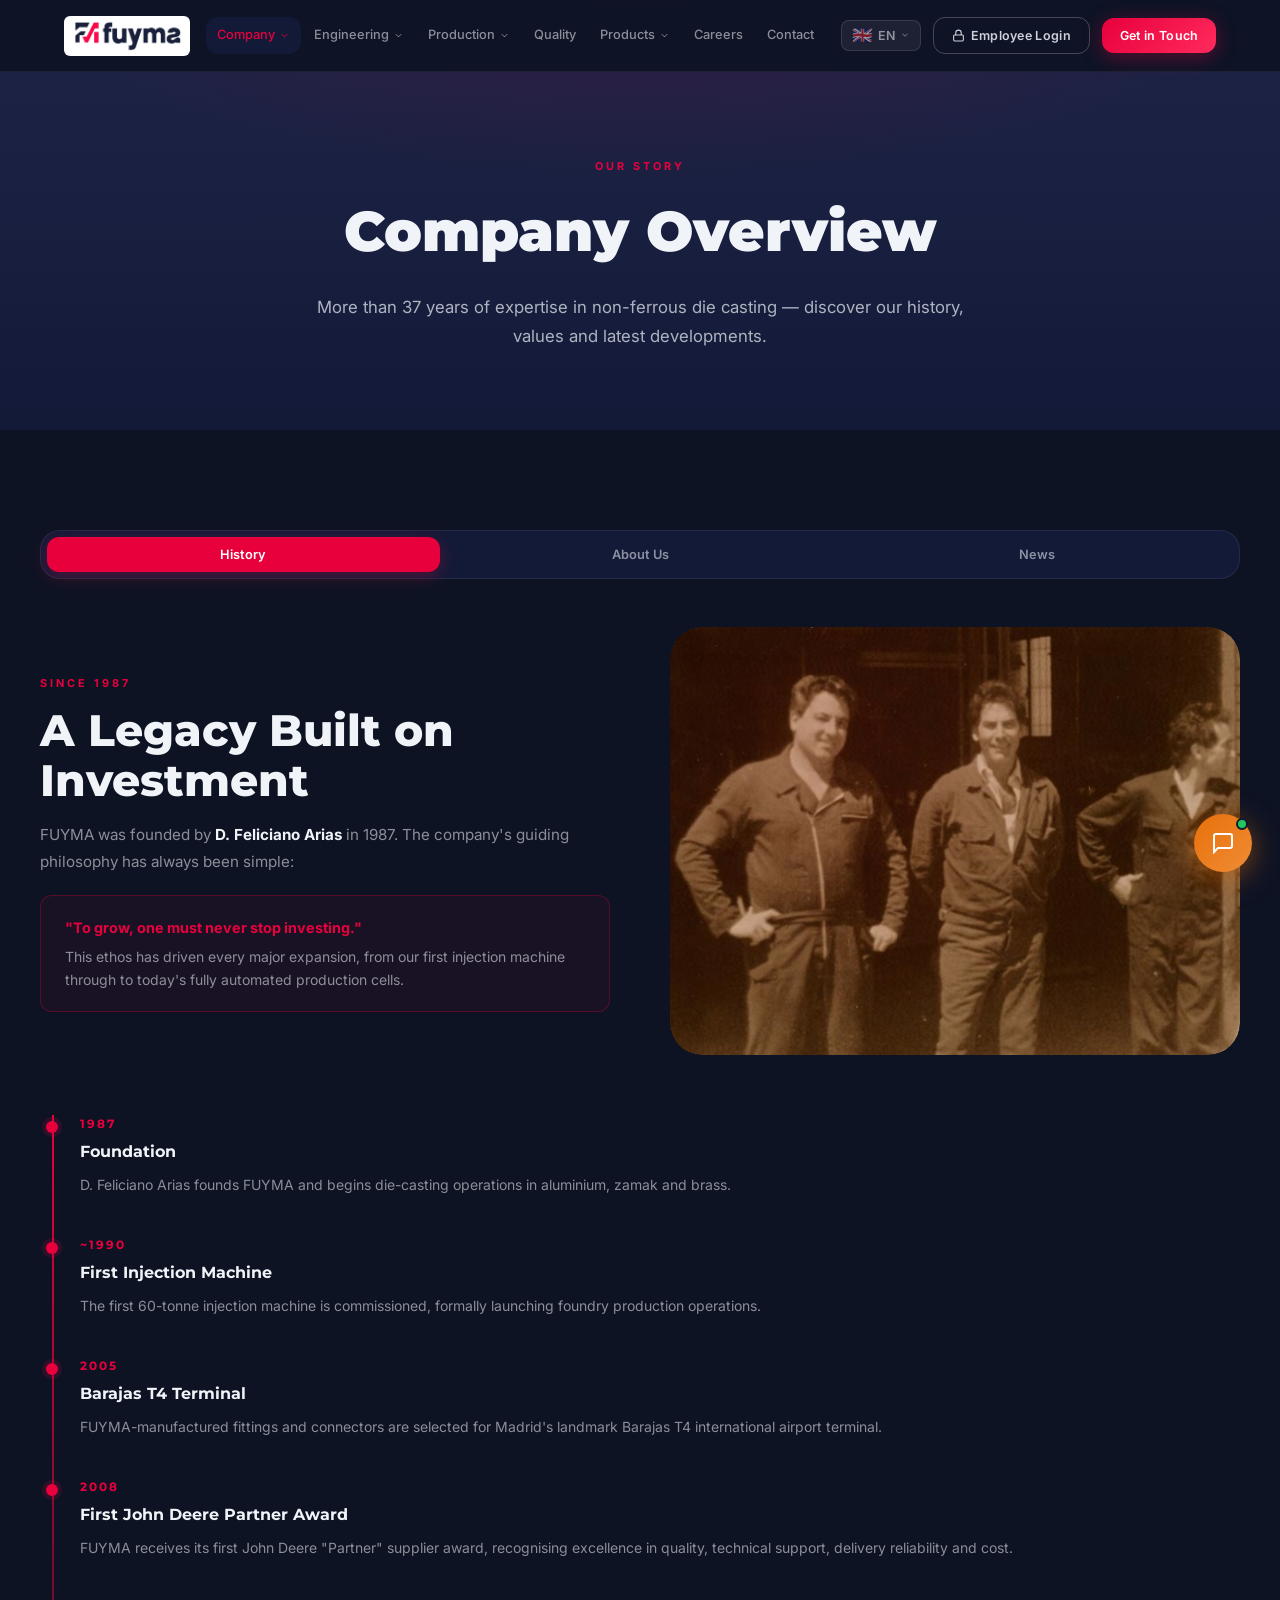
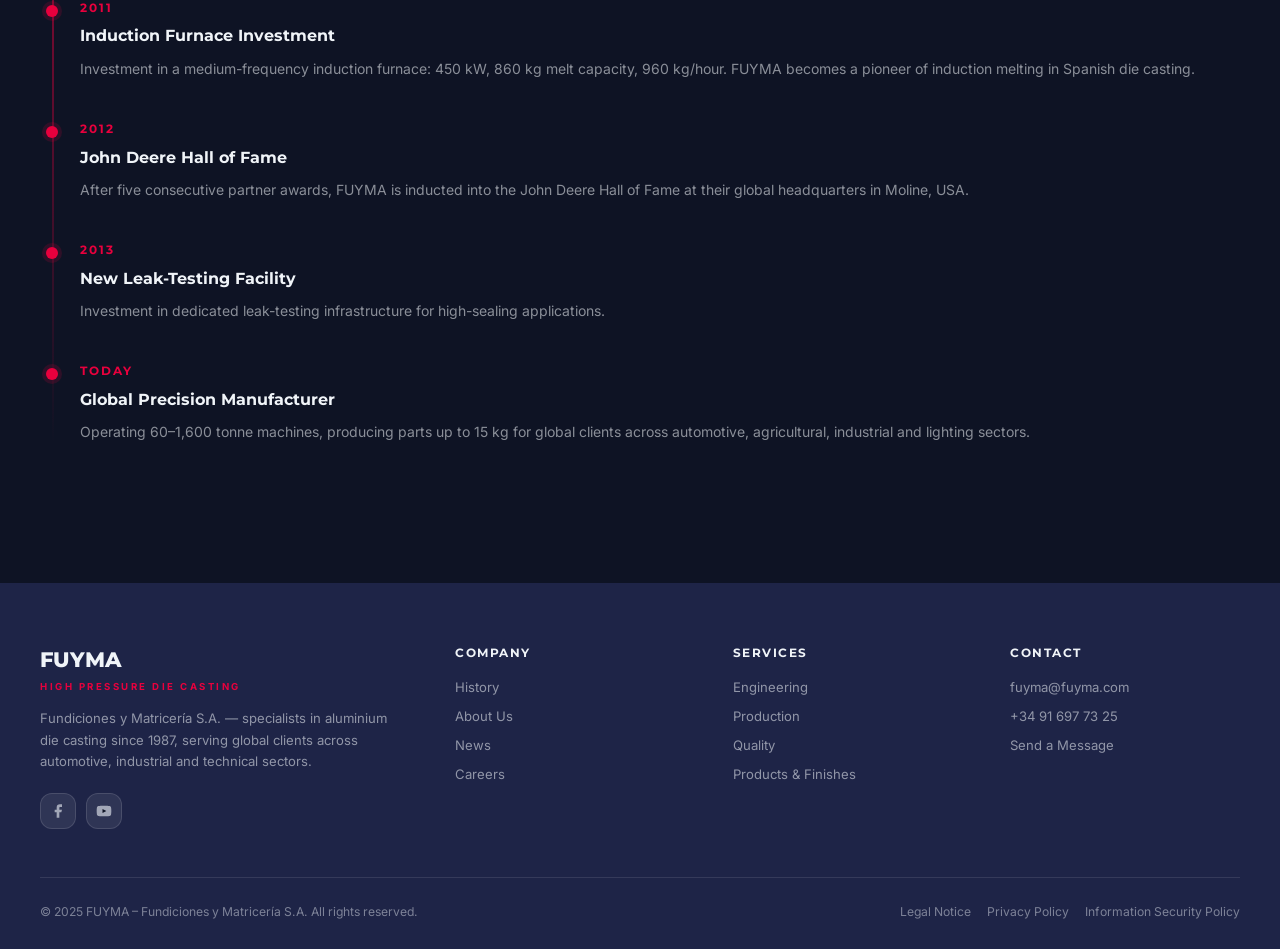
<file: about.html>
<!DOCTYPE html>
<html lang="en">
<head>
  <meta charset="UTF-8">
  <meta name="viewport" content="width=device-width, initial-scale=1.0">
  <title>About FUYMA - History, Presentation &amp; News</title>
  <meta name="description" content="Learn about FUYMA's history since 1987, our company presentation and latest news in aluminium die casting.">
  <link rel="stylesheet" href="css/style.css?v=3">
</head>
<body>
  <nav class="navbar" id="navbar">
    <div class="nav-container">
      <a href="index.html" class="nav-brand"><img src="images/fuyma-logo.jpg" alt="FUYMA" class="nav-logo"></a>
      <ul class="nav-menu" id="navMenu">
        <li class="nav-item"><a href="about.html" class="nav-link active"><span data-i18n="nav.company">Company</span> <svg viewBox="0 0 24 24" fill="none" stroke="currentColor" stroke-width="2"><polyline points="6 9 12 15 18 9"/></svg></a><div class="nav-dropdown"><div class="nav-dropdown-inner"><a href="about.html#history" data-i18n="nav.history">History</a><a href="about.html#presentation" data-i18n="nav.aboutUs">About Us</a><a href="about.html#news" data-i18n="nav.news">News</a></div></div></li>
        <li class="nav-item"><a href="engineering.html" class="nav-link"><span data-i18n="nav.engineering">Engineering</span> <svg viewBox="0 0 24 24" fill="none" stroke="currentColor" stroke-width="2"><polyline points="6 9 12 15 18 9"/></svg></a><div class="nav-dropdown"><div class="nav-dropdown-inner"><a href="engineering.html#design" data-i18n="nav.designTooling">Design &amp; Tooling</a><a href="engineering.html#simulations" data-i18n="nav.simulations">Simulations</a><a href="engineering.html#rd" data-i18n="nav.rd">R&amp;D</a></div></div></li>
        <li class="nav-item"><a href="production.html" class="nav-link"><span data-i18n="nav.production">Production</span> <svg viewBox="0 0 24 24" fill="none" stroke="currentColor" stroke-width="2"><polyline points="6 9 12 15 18 9"/></svg></a><div class="nav-dropdown"><div class="nav-dropdown-inner"><a href="production.html#production" data-i18n="nav.production">Production</a><a href="production.html#foundry" data-i18n="nav.foundry">Foundry</a></div></div></li>
        <li class="nav-item"><a href="quality.html" class="nav-link" data-i18n="nav.quality">Quality</a></li>
        <li class="nav-item"><a href="products.html" class="nav-link"><span data-i18n="nav.products">Products</span> <svg viewBox="0 0 24 24" fill="none" stroke="currentColor" stroke-width="2"><polyline points="6 9 12 15 18 9"/></svg></a><div class="nav-dropdown"><div class="nav-dropdown-inner"><a href="products.html#products" data-i18n="nav.products">Products</a><a href="products.html#finishes" data-i18n="nav.finishes">Finishes</a></div></div></li>
        <li class="nav-item"><a href="employment.html" class="nav-link" data-i18n="nav.careers">Careers</a></li>
        <li class="nav-item"><a href="contact.html" class="nav-link" data-i18n="nav.contact">Contact</a></li>
      </ul>
      <div class="nav-actions" style="display:flex;align-items:center;gap:12px;flex-shrink:0;">
        <div class="lang-selector" id="langSelector">
          <button class="lang-btn" id="langBtn" aria-label="Select language">
            <span class="lang-flag" id="currentFlag">🇬🇧</span>
            <span id="currentCode">EN</span>
            <svg width="10" height="10" viewBox="0 0 24 24" fill="none" stroke="currentColor" stroke-width="2"><polyline points="6 9 12 15 18 9"/></svg>
          </button>
          <div class="lang-dropdown" id="langDropdown">
            <button class="lang-option active" data-lang="en" data-flag="🇬🇧" data-code="EN">🇬🇧 EN</button>
            <button class="lang-option" data-lang="es" data-flag="🇪🇸" data-code="ES">🇪🇸 ES</button>
            <button class="lang-option" data-lang="de" data-flag="🇩🇪" data-code="DE">🇩🇪 DE</button>
            <button class="lang-option" data-lang="fr" data-flag="🇫🇷" data-code="FR">🇫🇷 FR</button>
          </div>
        </div>
        
        <a href="training-portal/index.html" class="btn btn-outline" style="padding:8px 18px;font-size:0.78rem;display:flex;align-items:center;gap:6px;"><svg width="13" height="13" viewBox="0 0 24 24" fill="none" stroke="currentColor" stroke-width="2"><rect x="3" y="11" width="18" height="11" rx="2"/><path d="M7 11V7a5 5 0 0 1 10 0v4"/></svg><span data-i18n="nav.employeeLogin">Employee Login</span></a>
        <a href="contact.html" class="btn btn-primary" style="padding:8px 18px;font-size:0.78rem;"><span data-i18n="nav.getInTouch">Get in Touch</span></a>
        <button class="nav-toggle" id="navToggle" aria-label="Menu"><span></span><span></span><span></span></button>
      </div>
    </div>
  </nav>

  <section class="page-hero">
    <div class="page-hero-content">
      <span class="page-hero-label"><span data-i18n="about.heroLabel">Our Story</span></span>
      <h1 class="page-hero-title"><span data-i18n="about.heroTitle">Company Overview</span></h1>
      <p class="page-hero-desc"><span data-i18n="about.heroDesc">More than 37 years of expertise in non-ferrous die casting &ndash; discover our history, values and latest developments.</span></p>
    </div>
  </section>

  <section class="section">
    <div class="container">
      <div class="tabs">
        <button class="tab-btn active" data-tab="history"><span data-i18n="about.tabHistory">History</span></button>
        <button class="tab-btn" data-tab="presentation"><span data-i18n="about.tabAbout">About Us</span></button>
        <button class="tab-btn" data-tab="news"><span data-i18n="about.tabNews">News</span></button>
      </div>

      <!-- HISTORY -->
      <div class="tab-content active" id="history">
        <div class="two-col" style="margin-bottom:60px;">
          <div>
            <span class="section-label"><span data-i18n="about.since">Since 1987</span></span>
            <h2 class="section-title"><span data-i18n="about.legacy">A Legacy Built on Investment</span></h2>
            <p style="color:var(--text-muted);font-size:0.95rem;line-height:1.75;margin-bottom:20px;">FUYMA was founded by <strong style="color:var(--text);">D. Feliciano Arias</strong> in 1987. The company's guiding philosophy has always been simple:</p>
            <div class="info-box">
              <div class="info-box-title">"To grow, one must never stop investing."</div>
              <p>This ethos has driven every major expansion, from our first injection machine through to today's fully automated production cells.</p>
            </div>
          </div>
          <div class="col-visual" style="background:transparent;border:none;">
            <img src="images/history-founders.jpg" alt="FUYMA founders and early team, 1987" style="position:absolute;inset:0;width:100%;height:100%;object-fit:cover;object-position:center;border-radius:var(--radius-xl);">
          </div>
        </div>
        <div class="timeline">
          <div class="timeline-item fade-in"><div class="timeline-year">1987</div><div class="timeline-title">Foundation</div><div class="timeline-text">D. Feliciano Arias founds FUYMA and begins die-casting operations in aluminium, zamak and brass.</div></div>
          <div class="timeline-item fade-in"><div class="timeline-year">~1990</div><div class="timeline-title">First Injection Machine</div><div class="timeline-text">The first 60-tonne injection machine is commissioned, formally launching foundry production operations.</div></div>
          <div class="timeline-item fade-in"><div class="timeline-year">2005</div><div class="timeline-title">Barajas T4 Terminal</div><div class="timeline-text">FUYMA-manufactured fittings and connectors are selected for Madrid's landmark Barajas T4 international airport terminal.</div></div>
          <div class="timeline-item fade-in"><div class="timeline-year">2008</div><div class="timeline-title">First John Deere Partner Award</div><div class="timeline-text">FUYMA receives its first John Deere "Partner" supplier award, recognising excellence in quality, technical support, delivery reliability and cost.</div></div>
          <div class="timeline-item fade-in"><div class="timeline-year">2011</div><div class="timeline-title">Induction Furnace Investment</div><div class="timeline-text">Investment in a medium-frequency induction furnace: 450 kW, 860 kg melt capacity, 960 kg/hour. FUYMA becomes a pioneer of induction melting in Spanish die casting.</div></div>
          <div class="timeline-item fade-in"><div class="timeline-year">2012</div><div class="timeline-title">John Deere Hall of Fame</div><div class="timeline-text">After five consecutive partner awards, FUYMA is inducted into the John Deere Hall of Fame at their global headquarters in Moline, USA.</div></div>
          <div class="timeline-item fade-in"><div class="timeline-year">2013</div><div class="timeline-title">New Leak-Testing Facility</div><div class="timeline-text">Investment in dedicated leak-testing infrastructure for high-sealing applications.</div></div>
          <div class="timeline-item fade-in"><div class="timeline-year">Today</div><div class="timeline-title">Global Precision Manufacturer</div><div class="timeline-text">Operating 60&ndash;1,600 tonne machines, producing parts up to 15 kg for global clients across automotive, agricultural, industrial and lighting sectors.</div></div>
        </div>
      </div>

      <!-- ABOUT US -->
      <div class="tab-content" id="presentation">
        <div class="two-col" style="margin-bottom:64px;">
          <div class="col-visual" style="background:transparent;border:none;">
            <img src="images/fuyma-team.jpg" alt="The FUYMA Team" style="position:absolute;inset:0;width:100%;height:100%;object-fit:cover;object-position:center;border-radius:var(--radius-xl);">
          </div>
          <div>
            <span class="section-label"><span data-i18n="about.whoWeAre">Who We Are</span></span>
            <h2 class="section-title"><span data-i18n="about.specialists">Specialists in Non-Ferrous Die Casting</span></h2>
            <p style="color:var(--text-muted);font-size:0.95rem;line-height:1.75;margin-bottom:24px;">FUYMA specialises in the injection of <strong style="color:var(--text);">Aluminium, Zamak and Brass</strong>. With more than 37 years of experience, we develop precision components alongside our clients &ndash; from the first engineering discussion through to delivery of finished, assembled parts.</p>
            <div class="feature-list">
              <div class="feature-item">Injection machines from 60 to 1,600 tonnes</div>
              <div class="feature-item">Parts up to 15 kg in weight</div>
              <div class="feature-item">Fully automated production cells</div>
              <div class="feature-item">Induction melting &ndash; pioneers in Spain</div>
              <div class="feature-item">In-house mould design and manufacture</div>
              <div class="feature-item">Global distribution across multiple industries</div>
            </div>
          </div>
        </div>
        <div class="stats-row fade-in">
          <div class="stat-block"><div class="stat-number">37+</div><div class="stat-label">Years in Operation</div></div>
          <div class="stat-block"><div class="stat-number">60&ndash;1600tn</div><div class="stat-label">Machine Range</div></div>
          <div class="stat-block"><div class="stat-number">15kg</div><div class="stat-label">Max Part Weight</div></div>
          <div class="stat-block"><div class="stat-number">4</div><div class="stat-label">ISO Certifications</div></div>
        </div>
        <div class="divider"></div>
        <div class="section-header" style="margin-bottom:32px;"><span class="section-label"><span data-i18n="about.commitments">Our Commitments</span></span><h2 class="section-title"><span data-i18n="about.infoSec">Information Security Policy</span></h2></div>
        <div class="card-grid">
          <div class="card fade-in"><div class="card-icon"><svg viewBox="0 0 24 24" fill="none" stroke="currentColor" stroke-width="1.5"><rect x="3" y="11" width="18" height="11" rx="2"/><path d="M7 11V7a5 5 0 0 1 10 0v4"/></svg></div><h3 class="card-title">Confidentiality</h3><p class="card-text">Information is accessible only to authorised persons. We safeguard client data, designs and business information through robust access controls.</p></div>
          <div class="card fade-in fade-in-delay-1"><div class="card-icon"><svg viewBox="0 0 24 24" fill="none" stroke="currentColor" stroke-width="1.5"><polyline points="9 11 12 14 22 4"/><path d="M21 12v7a2 2 0 0 1-2 2H5a2 2 0 0 1-2-2V5a2 2 0 0 1 2-2h11"/></svg></div><h3 class="card-title">Integrity</h3><p class="card-text">Accuracy and completeness of information is maintained at all times across physical, logical and corporate security domains.</p></div>
          <div class="card fade-in fade-in-delay-2"><div class="card-icon"><svg viewBox="0 0 24 24" fill="none" stroke="currentColor" stroke-width="1.5"><circle cx="12" cy="12" r="10"/><polyline points="12 6 12 12 16 14"/></svg></div><h3 class="card-title">Availability</h3><p class="card-text">Authorised users can access information and systems when needed. Operational continuity is maintained at all times.</p></div>
        </div>
      </div>

      <!-- NEWS -->
      <div class="tab-content" id="news">
        <div class="news-card fade-in">
          <img class="news-img" src="images/FUYMA RECEIVES A PUBLIC SUBSIDY FOR THE ACQUISITION OF PRODUCTIVE MEANS..jpg" alt="FUYMA Public Grant for Production Equipment">
          <div class="news-card-body"><div class="news-date">September 2025</div><h3 class="news-title">FUYMA Receives Public Grant for Acquisition of Production Equipment</h3><p class="news-text">FUYMA has been awarded funding by the Direccion General de Economia e Industria of the Comunidad de Madrid under the industrial aid programme. The grant finances 39% of eligible capital expenditure for 2025.</p></div>
        </div>
        <div class="news-card fade-in">
          <img class="news-img" src="images/FUYMA INAUGURATES NEW FACILITIES FOR THE ANALYSIS OF THE LEAKNESS OF PARTS..jpg" alt="FUYMA Leak-Testing Facilities">
          <div class="news-card-body"><div class="news-date">September 2013</div><h3 class="news-title">FUYMA Opens New Leak-Testing Facilities</h3><p class="news-text">FUYMA invested in dedicated leak-testing installations, expanding quality control capabilities for components with high sealing requirements.</p></div>
        </div>
        <div class="news-card fade-in">
          <img class="news-img" src="images/5th AWARD John Deere partner.jpg" alt="FUYMA John Deere Hall of Fame">
          <div class="news-card-body"><div class="news-date">November 2012</div><h3 class="news-title">FUYMA Inducted into John Deere Hall of Fame</h3><p class="news-text">After five consecutive years as a John Deere "Partner" supplier, FUYMA was inducted into the Hall of Fame at John Deere's global headquarters in Moline, USA.</p></div>
        </div>
        <div class="news-card fade-in">
          <img class="news-img" src="images/FUYMA Exhibits at CUMBRE 2011 – Bilbao Exhibition Centre.png" alt="FUYMA Exhibits at CUMBRE 2011">
          <div class="news-card-body"><div class="news-date">September 2011</div><h3 class="news-title">FUYMA Exhibits at CUMBRE 2011 &ndash; Bilbao Exhibition Centre</h3><p class="news-text">FUYMA presented its products and capabilities at the CUMBRE 2011 trade fair at the Bilbao Exhibition Centre (BEC).</p></div>
        </div>
        <div class="news-card fade-in">
          <img class="news-img" src="images/Investment in Medium-Frequency Induction Furnace.jpg" alt="Investment in Medium-Frequency Induction Furnace">
          <div class="news-card-body"><div class="news-date">April 2011</div><h3 class="news-title">Investment in Medium-Frequency Induction Furnace</h3><p class="news-text">FUYMA announced a major investment in induction melting technology: a 450 kW furnace with 860 kg melt capacity and 960 kg/hour output &ndash; making FUYMA a pioneer of induction melting for aluminium injection in Spain.</p></div>
        </div>
        <div class="news-card fade-in">
          <img class="news-img" src="images/JOHN DEERE FIRST PRIZE 2008.jpg" alt="FUYMA Wins Inaugural John Deere Partner Award">
          <div class="news-card-body"><div class="news-date">November 2008</div><h3 class="news-title">FUYMA Wins Inaugural John Deere Partner Award</h3><p class="news-text">FUYMA was honoured with the John Deere "Partner" supplier award for the first time, recognised for outstanding quality, technical support, delivery reliability, cost and component performance.</p></div>
        </div>
        <div class="news-card fade-in">
          <img class="news-img" src="images/FUYMA IN THE EXTENSION-T4 BARAJAS.png" alt="FUYMA Components at Barajas T4 Terminal">
          <div class="news-card-body"><div class="news-date">January 2005</div><h3 class="news-title">FUYMA Components Selected for Barajas T4 Terminal</h3><p class="news-text">FUYMA-manufactured fittings and connectors were used in Madrid Barajas Airport's Terminal 4 expansion &ndash; demonstrating FUYMA's capacity for large-scale infrastructure supply.</p></div>
        </div>
      </div>
    </div>
  </section>

  <footer class="footer">
    <div class="footer-grid">
      <div><div class="footer-brand-name">FUYMA</div><div class="footer-brand-sub">High Pressure Die Casting</div><p class="footer-brand-text"><span data-i18n="footer.tagline">Fundiciones y Matriceria S.A. &ndash; specialists in aluminium die casting since 1987.</span></p><div class="footer-social"><a href="https://www.facebook.com/pages/FUNDICIONES-Y-MATRICERIA-SL-FUYMA/247836575258335" target="_blank" class="footer-social-btn"><svg viewBox="0 0 24 24" fill="currentColor"><path d="M18 2h-3a5 5 0 0 0-5 5v3H7v4h3v8h4v-8h3l1-4h-4V7a1 1 0 0 1 1-1h3z"/></svg></a><a href="http://www.youtube.com/watch?v=iOSKhwzg1Xo" target="_blank" class="footer-social-btn"><svg viewBox="0 0 24 24" fill="currentColor"><path d="M22.54 6.42a2.78 2.78 0 0 0-1.95-1.96C18.88 4 12 4 12 4s-6.88 0-8.59.46A2.78 2.78 0 0 0 1.46 6.42 29 29 0 0 0 1 12a29 29 0 0 0 .46 5.58 2.78 2.78 0 0 0 1.95 1.96C5.12 20 12 20 12 20s6.88 0 8.59-.46a2.78 2.78 0 0 0 1.95-1.96A29 29 0 0 0 23 12a29 29 0 0 0-.46-5.58z"/><polygon points="9.75 15.02 15.5 12 9.75 8.98 9.75 15.02" fill="var(--primary)"/></svg></a></div></div>
      <div><div class="footer-col-title"><span data-i18n="footer.company">Company</span></div><div class="footer-links"><a href="about.html#history" data-i18n="nav.history">History</a><a href="about.html#presentation" data-i18n="nav.aboutUs">About Us</a><a href="about.html#news" data-i18n="nav.news">News</a><a href="employment.html">Careers</a></div></div>
      <div><div class="footer-col-title"><span data-i18n="footer.services">Services</span></div><div class="footer-links"><a href="engineering.html">Engineering</a><a href="production.html">Production</a><a href="quality.html">Quality</a><a href="products.html">Products &amp; Finishes</a></div></div>
      <div><div class="footer-col-title"><span data-i18n="footer.contact">Contact</span></div><div class="footer-links"><a href="mailto:fuyma@fuyma.com">fuyma@fuyma.com</a><a href="tel:+34916977325">+34 91 697 73 25</a><a href="contact.html">Send a Message</a></div></div>
    </div>
    <div class="footer-bottom">
      <p class="footer-bottom-text"><span data-i18n="footer.rights"><span data-i18n="footer.rights">&copy; 2025 FUYMA &ndash; Fundiciones y Matriceria S.A. All rights reserved.</span></span></p>
      <div class="footer-legal"><a href="#"><span data-i18n="footer.legal">Legal Notice</span></a><a href="#"><span data-i18n="footer.privacy">Privacy Policy</span></a><a href="#"><span data-i18n="footer.infosec">Information Security Policy</span></a></div>
    </div>
  </footer>

  <script src="js/translations.js"></script>
  <script src="js/main.js"></script>
  <script src="js/chatbot.js"></script>

</body>
</html>
</file>
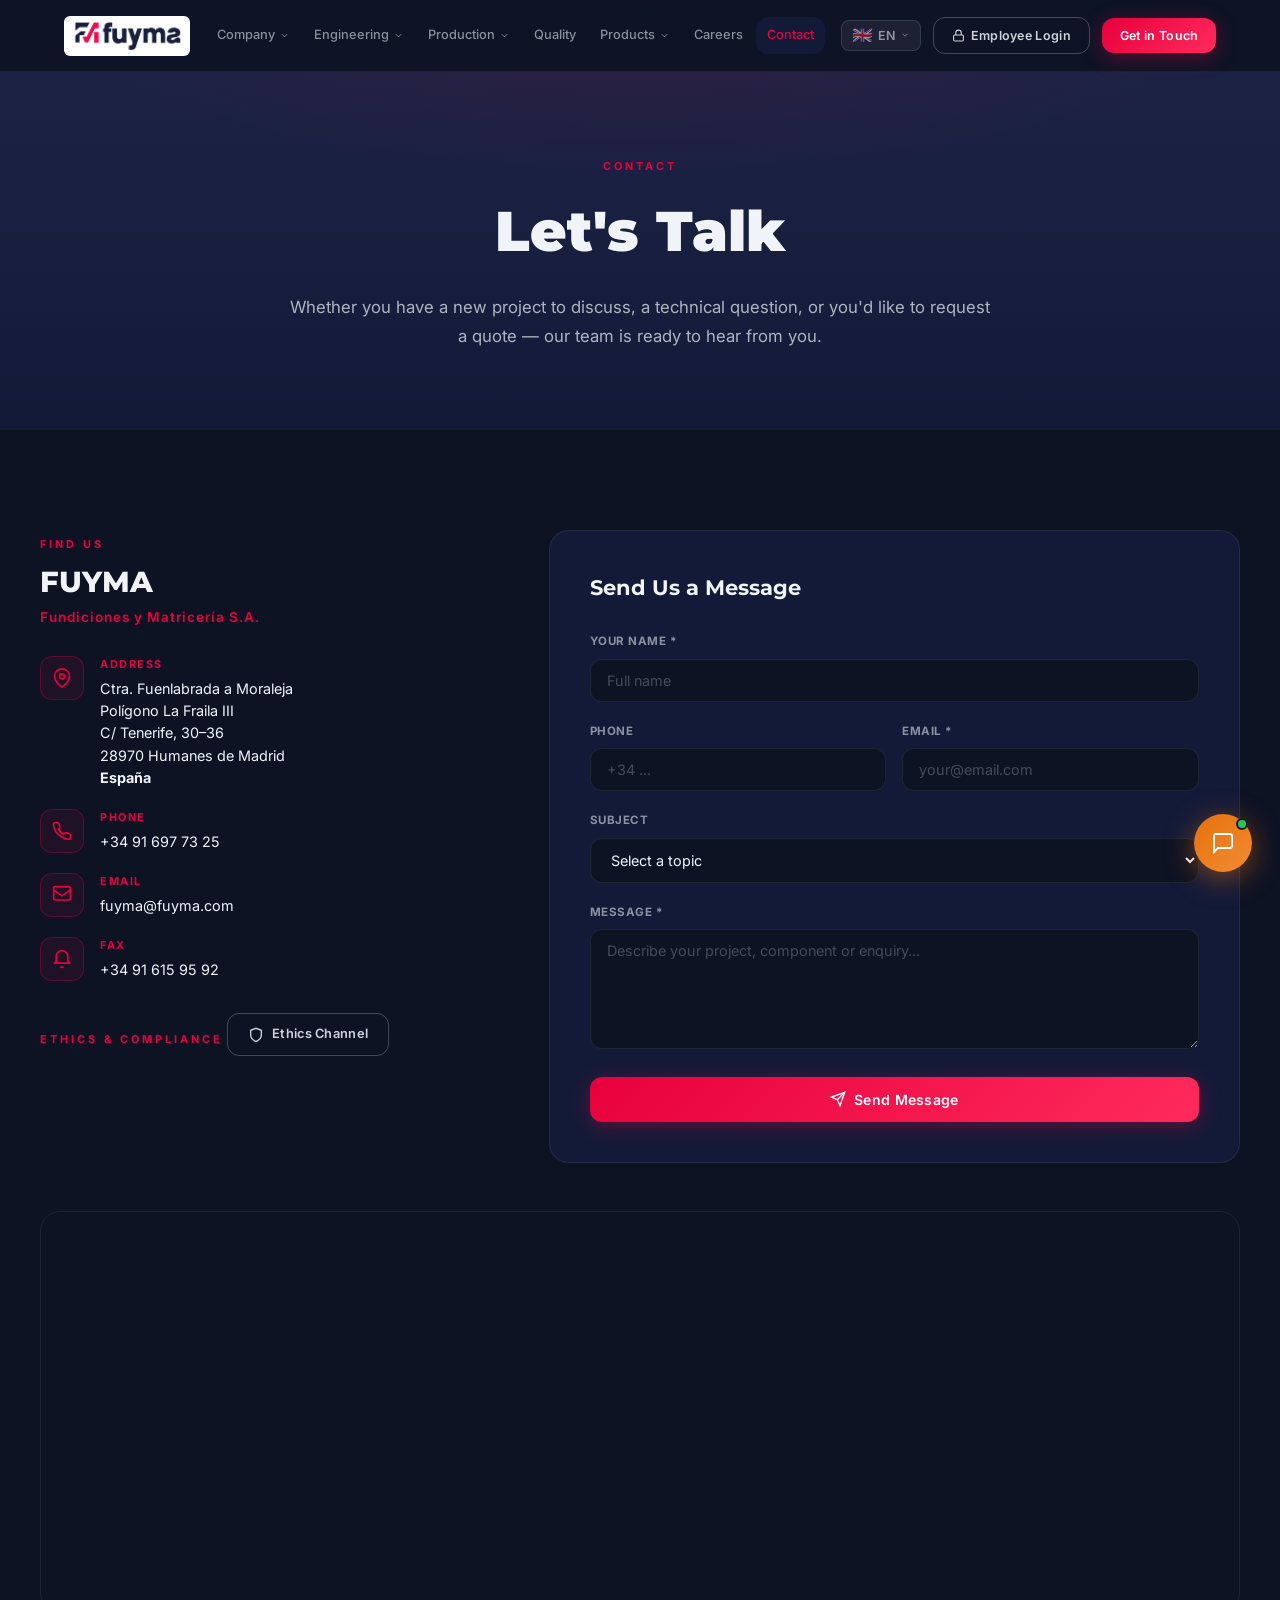
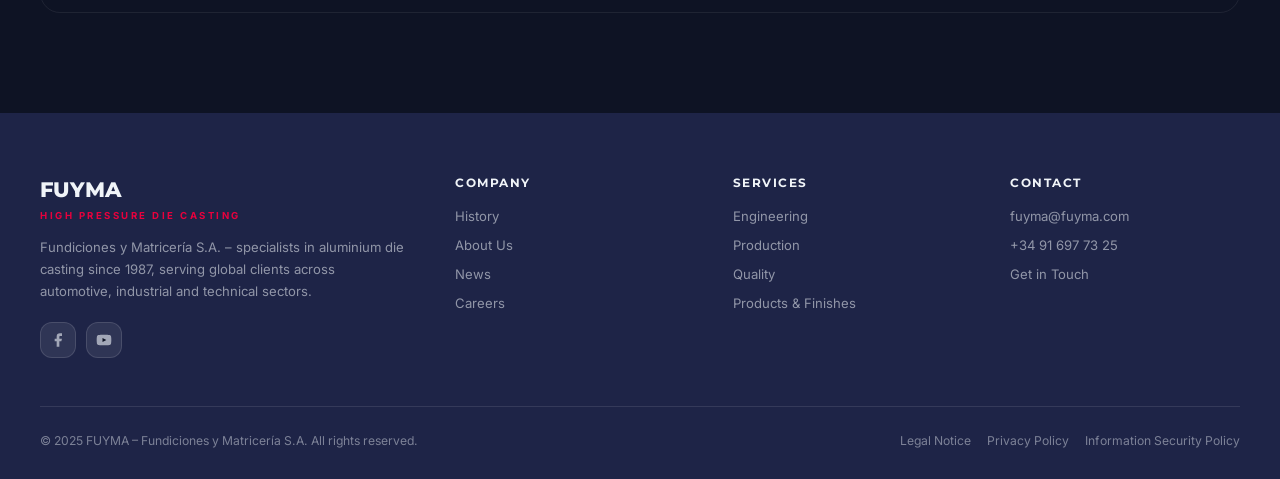
<file: contact.html>
<!DOCTYPE html>
<html lang="en">
<head>
  <meta charset="UTF-8">
  <meta name="viewport" content="width=device-width, initial-scale=1.0">
  <title>Contact &ndash; FUYMA</title>
  <meta name="description" content="Contact FUYMA &ndash; Fundiciones y Matricer&iacute;a. Address: Pol&iacute;gono La Fraila III, Humanes, Madrid. Phone: +34 91 697 73 25. Email: fuyma@fuyma.com">
  <link rel="stylesheet" href="css/style.css?v=3">
  <style>.map-container{border-radius:var(--radius-lg);overflow:hidden;border:1px solid var(--border);margin-top:48px;}.map-container iframe{display:block;width:100%;height:400px;border:none;filter:grayscale(0.4) invert(0.9) hue-rotate(180deg) brightness(0.85);}</style>
</head>
<body>
  <nav class="navbar" id="navbar">
    <div class="nav-container">
      <a href="index.html" class="nav-brand"><img src="images/fuyma-logo.jpg" alt="FUYMA" class="nav-logo"></a>
      <ul class="nav-menu" id="navMenu">
        <li class="nav-item"><a href="about.html" class="nav-link"><span data-i18n="nav.company">Company</span> <svg viewBox="0 0 24 24" fill="none" stroke="currentColor" stroke-width="2"><polyline points="6 9 12 15 18 9"/></svg></a><div class="nav-dropdown"><div class="nav-dropdown-inner"><a href="about.html#history" data-i18n="nav.history">History</a><a href="about.html#presentation" data-i18n="nav.aboutUs">About Us</a><a href="about.html#news" data-i18n="nav.news">News</a></div></div></li>
        <li class="nav-item"><a href="engineering.html" class="nav-link"><span data-i18n="nav.engineering">Engineering</span> <svg viewBox="0 0 24 24" fill="none" stroke="currentColor" stroke-width="2"><polyline points="6 9 12 15 18 9"/></svg></a><div class="nav-dropdown"><div class="nav-dropdown-inner"><a href="engineering.html#design" data-i18n="nav.designTooling">Design &amp; Tooling</a><a href="engineering.html#simulations" data-i18n="nav.simulations">Simulations</a><a href="engineering.html#rd" data-i18n="nav.rd">R&amp;D</a></div></div></li>
        <li class="nav-item"><a href="production.html" class="nav-link"><span data-i18n="nav.production">Production</span> <svg viewBox="0 0 24 24" fill="none" stroke="currentColor" stroke-width="2"><polyline points="6 9 12 15 18 9"/></svg></a><div class="nav-dropdown"><div class="nav-dropdown-inner"><a href="production.html#production" data-i18n="nav.production">Production</a><a href="production.html#foundry" data-i18n="nav.foundry">Foundry</a></div></div></li>
        <li class="nav-item"><a href="quality.html" class="nav-link" data-i18n="nav.quality">Quality</a></li>
        <li class="nav-item"><a href="products.html" class="nav-link"><span data-i18n="nav.products">Products</span> <svg viewBox="0 0 24 24" fill="none" stroke="currentColor" stroke-width="2"><polyline points="6 9 12 15 18 9"/></svg></a><div class="nav-dropdown"><div class="nav-dropdown-inner"><a href="products.html#products" data-i18n="nav.products">Products</a><a href="products.html#finishes" data-i18n="nav.finishes">Finishes</a></div></div></li>
        <li class="nav-item"><a href="employment.html" class="nav-link" data-i18n="nav.careers">Careers</a></li>
        <li class="nav-item"><a href="contact.html" class="nav-link active" data-i18n="nav.contact">Contact</a></li>
      </ul>
      <div class="nav-actions" style="display:flex;align-items:center;gap:12px;flex-shrink:0;"><div class="lang-selector" id="langSelector"><button class="lang-btn" id="langBtn" aria-label="Select language"><span class="lang-flag" id="currentFlag">🇬🇧</span><span id="currentCode">EN</span><svg width="10" height="10" viewBox="0 0 24 24" fill="none" stroke="currentColor" stroke-width="2"><polyline points="6 9 12 15 18 9"/></svg></button><div class="lang-dropdown" id="langDropdown">
            <button class="lang-option active" data-lang="en" data-flag="🇬🇧" data-code="EN">🇬🇧 EN</button>
            <button class="lang-option" data-lang="es" data-flag="🇪🇸" data-code="ES">🇪🇸 ES</button>
            <button class="lang-option" data-lang="de" data-flag="🇩🇪" data-code="DE">🇩🇪 DE</button>
            <button class="lang-option" data-lang="fr" data-flag="🇫🇷" data-code="FR">🇫🇷 FR</button>
          </div></div><a href="training-portal/index.html" class="btn btn-outline" style="padding:8px 18px;font-size:0.78rem;display:flex;align-items:center;gap:6px;"><svg width="13" height="13" viewBox="0 0 24 24" fill="none" stroke="currentColor" stroke-width="2"><rect x="3" y="11" width="18" height="11" rx="2"/><path d="M7 11V7a5 5 0 0 1 10 0v4"/></svg><span data-i18n="nav.employeeLogin">Employee Login</span></a><a href="contact.html" class="btn btn-primary" style="padding:8px 18px;font-size:0.78rem;"><span data-i18n="nav.getInTouch">Get in Touch</span></a><button class="nav-toggle" id="navToggle" aria-label="Menu"><span></span><span></span><span></span></button></div>
    </div>
  </nav>

  <section class="page-hero">
    <div class="page-hero-content">
      <span class="page-hero-label"><span data-i18n="contact.heroLabel">Contact</span></span>
      <h1 class="page-hero-title"><span data-i18n=\"contact.heroTitle\">Let's Talk</span></h1>
      <p class="page-hero-desc"><span data-i18n="contact.heroDesc">Whether you have a new project to discuss, a technical question, or you\'d like to request a quote &ndash; our team is ready to hear from you.</span></p>
    </div>
  </section>

  <section class="section">
    <div class="container">
      <div class="contact-grid">

        <div>
          <span class="section-label"><span data-i18n="contact.findUs">Find Us</span></span>
          <h2 class="section-title" style="font-size:1.8rem;margin-bottom:8px;">FUYMA</h2>
          <p style="font-size:0.85rem;color:var(--accent);font-weight:600;letter-spacing:1px;margin-bottom:4px;">Fundiciones y Matricer&iacute;a S.A.</p>
          <div class="contact-info-list">
            <div class="contact-info-item">
              <div class="contact-info-icon"><svg viewBox="0 0 24 24" fill="none" stroke="currentColor" stroke-width="2"><path d="M21 10c0 7-9 13-9 13s-9-6-9-13a9 9 0 0 1 18 0z"/><circle cx="12" cy="10" r="3"/></svg></div>
              <div>
                <div class="contact-info-label"><span data-i18n="contact.address">Address</span></div>
                <div class="contact-info-value">Ctra. Fuenlabrada a Moraleja<br>Pol&iacute;gono La Fraila III<br>C/ Tenerife, 30&ndash;36<br>28970 Humanes de Madrid<br><strong>Espa&ntilde;a</strong></div>
              </div>
            </div>
            <div class="contact-info-item">
              <div class="contact-info-icon"><svg viewBox="0 0 24 24" fill="none" stroke="currentColor" stroke-width="2"><path d="M22 16.92v3a2 2 0 0 1-2.18 2 19.79 19.79 0 0 1-8.63-3.07A19.5 19.5 0 0 1 4.69 13a19.79 19.79 0 0 1-3.07-8.67A2 2 0 0 1 3.6 2.14h3a2 2 0 0 1 2 1.72 12.84 12.84 0 0 0 .7 2.81 2 2 0 0 1-.45 2.11L7.91 9.91a16 16 0 0 0 6.07 6.07l1.27-1.27a2 2 0 0 1 2.11-.45 12.84 12.84 0 0 0 2.81.7A2 2 0 0 1 22 16.92z"/></svg></div>
              <div>
                <div class="contact-info-label"><span data-i18n="contact.phone">Phone</span></div>
                <div class="contact-info-value"><a href="tel:+34916977325" style="color:var(--text);">+34 91 697 73 25</a></div>
              </div>
            </div>
            <div class="contact-info-item">
              <div class="contact-info-icon"><svg viewBox="0 0 24 24" fill="none" stroke="currentColor" stroke-width="2"><rect x="2" y="2" width="20" height="16" rx="2"/><path d="m2 6 10 7 10-7"/></svg></div>
              <div>
                <div class="contact-info-label"><span data-i18n="contact.email">Email</span></div>
                <div class="contact-info-value"><a href="mailto:fuyma@fuyma.com" style="color:var(--text);">fuyma@fuyma.com</a></div>
              </div>
            </div>
            <div class="contact-info-item">
              <div class="contact-info-icon"><svg viewBox="0 0 24 24" fill="none" stroke="currentColor" stroke-width="2"><path d="M22 17H2a3 3 0 0 0 3-3V9a7 7 0 0 1 14 0v5a3 3 0 0 0 3 3z"/><path d="M10.3 21a1.94 1.94 0 0 0 3.4 0"/></svg></div>
              <div>
                <div class="contact-info-label"><span data-i18n="contact.fax">Fax</span></div>
                <div class="contact-info-value">+34 91 615 95 92</div>
              </div>
            </div>
          </div>
          <div style="margin-top:32px;">
            <div class="section-label" style="margin-bottom:12px;"><span data-i18n="contact.ethics">Ethics &amp; Compliance</span></div>
            <a href="https://centinela.lefebvre.es/public/concept/1794671?access=k3iGVTedsO3Z%2BJQkvltZbgxwBwiVS%2BUbo7hU3Mz4B8g%3D" target="_blank" class="btn btn-outline" style="font-size:0.8rem;padding:10px 20px;">
              <svg width="16" height="16" viewBox="0 0 24 24" fill="none" stroke="currentColor" stroke-width="2"><path d="M12 22s8-4 8-10V5l-8-3-8 3v7c0 6 8 10 8 10z"/></svg>
              <span data-i18n="contact.ethicsLink">Ethics Channel</span>
            </a>
          </div>
        </div>

        <div class="form">
          <h3 class="form-title"><span data-i18n="contact.sendMessage">Send Us a Message</span></h3>
          <form id="contactForm">
            <div class="form-group">
              <label class="form-label" for="name"><span data-i18n="contact.yourName">Your Name</span> *</label>
              <input class="form-input" type="text" id="name" placeholder="Full name" required>
            </div>
            <div class="form-row">
              <div class="form-group">
                <label class="form-label" for="phone"><span data-i18n="contact.phone">Phone</span></label>
                <input class="form-input" type="tel" id="phone" placeholder="+34 ...">
              </div>
              <div class="form-group">
                <label class="form-label" for="email"><span data-i18n="contact.email">Email</span> *</label>
                <input class="form-input" type="email" id="email" placeholder="your@email.com" required>
              </div>
            </div>
            <div class="form-group">
              <label class="form-label" for="subject"><span data-i18n="contact.subject">Subject</span></label>
              <select class="form-input" id="subject" style="cursor:pointer;">
                <option value=""><span data-i18n="contact.selectTopic">Select a topic</span></option>
                <option value="quote">Request a Quote</option>
                <option value="engineering">Engineering Enquiry</option>
                <option value="quality">Quality / Certifications</option>
                <option value="careers">Careers</option>
                <option value="other">Other</option>
              </select>
            </div>
            <div class="form-group">
              <label class="form-label" for="message"><span data-i18n="contact.message">Message</span> *</label>
              <textarea class="form-textarea" id="message" rows="5" placeholder="Describe your project, component or enquiry..." required></textarea>
            </div>
            <button type="submit" class="btn btn-primary" style="width:100%;justify-content:center;padding:14px;">
              <svg width="16" height="16" viewBox="0 0 24 24" fill="none" stroke="currentColor" stroke-width="2"><line x1="22" y1="2" x2="11" y2="13"/><polygon points="22 2 15 22 11 13 2 9 22 2"/></svg>
              <span data-i18n="contact.send">Send Message</span>
            </button>
          </form>
        </div>
      </div>

      <div class="map-container fade-in">
        <iframe src="https://www.google.com/maps/embed?pb=!1m18!1m12!1m3!1d3042.6185!2d-3.8875!3d40.3025!2m3!1f0!2f0!3f0!3m2!1i1024!2i768!4f13.1!3m3!1m2!1s0xd418e6f0d61b5c5%3A0x0!2sCalle+Tenerife+30%2C+28970+Humanes+de+Madrid!5e0!3m2!1sen!2ses!4v1234567890" allowfullscreen loading="lazy" referrerpolicy="no-referrer-when-downgrade" title="FUYMA Location &ndash; Humanes de Madrid"></iframe>
      </div>
    </div>
  </section>

  <footer class="footer">
    <div class="footer-grid">
      <div><div class="footer-brand-name">FUYMA</div><div class="footer-brand-sub">High Pressure Die Casting</div><p class="footer-brand-text">Fundiciones y Matricer&iacute;a S.A. &ndash; specialists in aluminium die casting since 1987, serving global clients across automotive, industrial and technical sectors.</p><div class="footer-social"><a href="https://www.facebook.com/pages/FUNDICIONES-Y-MATRICERIA-SL-FUYMA/247836575258335" target="_blank" class="footer-social-btn"><svg viewBox="0 0 24 24" fill="currentColor"><path d="M18 2h-3a5 5 0 0 0-5 5v3H7v4h3v8h4v-8h3l1-4h-4V7a1 1 0 0 1 1-1h3z"/></svg></a><a href="http://www.youtube.com/watch?v=iOSKhwzg1Xo" target="_blank" class="footer-social-btn"><svg viewBox="0 0 24 24" fill="currentColor"><path d="M22.54 6.42a2.78 2.78 0 0 0-1.95-1.96C18.88 4 12 4 12 4s-6.88 0-8.59.46A2.78 2.78 0 0 0 1.46 6.42 29 29 0 0 0 1 12a29 29 0 0 0 .46 5.58 2.78 2.78 0 0 0 1.95 1.96C5.12 20 12 20 12 20s6.88 0 8.59-.46a2.78 2.78 0 0 0 1.95-1.96A29 29 0 0 0 23 12a29 29 0 0 0-.46-5.58z"/><polygon points="9.75 15.02 15.5 12 9.75 8.98 9.75 15.02" fill="var(--primary)"/></svg></a></div></div>
      <div><div class="footer-col-title"><span data-i18n="footer.company">Company</span></div><div class="footer-links"><a href="about.html#history" data-i18n="nav.history">History</a><a href="about.html#presentation" data-i18n="nav.aboutUs">About Us</a><a href="about.html#news" data-i18n="nav.news">News</a><a href="employment.html">Careers</a></div></div>
      <div><div class="footer-col-title"><span data-i18n="footer.services">Services</span></div><div class="footer-links"><a href="engineering.html">Engineering</a><a href="production.html">Production</a><a href="quality.html">Quality</a><a href="products.html">Products &amp; Finishes</a></div></div>
      <div><div class="footer-col-title"><span data-i18n="footer.contact">Contact</span></div><div class="footer-links"><a href="mailto:fuyma@fuyma.com">fuyma@fuyma.com</a><a href="tel:+34916977325">+34 91 697 73 25</a><a href="contact.html">Get in Touch</a></div></div>
    </div>
    <div class="footer-bottom">
      <p class="footer-bottom-text"><span data-i18n="footer.rights">&copy; 2025 FUYMA &ndash; Fundiciones y Matricer&iacute;a S.A. All rights reserved.</span></p>
      <div class="footer-legal"><a href="#"><span data-i18n="footer.legal">Legal Notice</span></a><a href="#"><span data-i18n="footer.privacy">Privacy Policy</span></a><a href="#"><span data-i18n="footer.infosec">Information Security Policy</span></a></div>
    </div>
  </footer>
  <script src="js/translations.js"></script>
  <script src="js/main.js"></script>
  <script src="js/chatbot.js"></script>

</body>
</html>
</file>
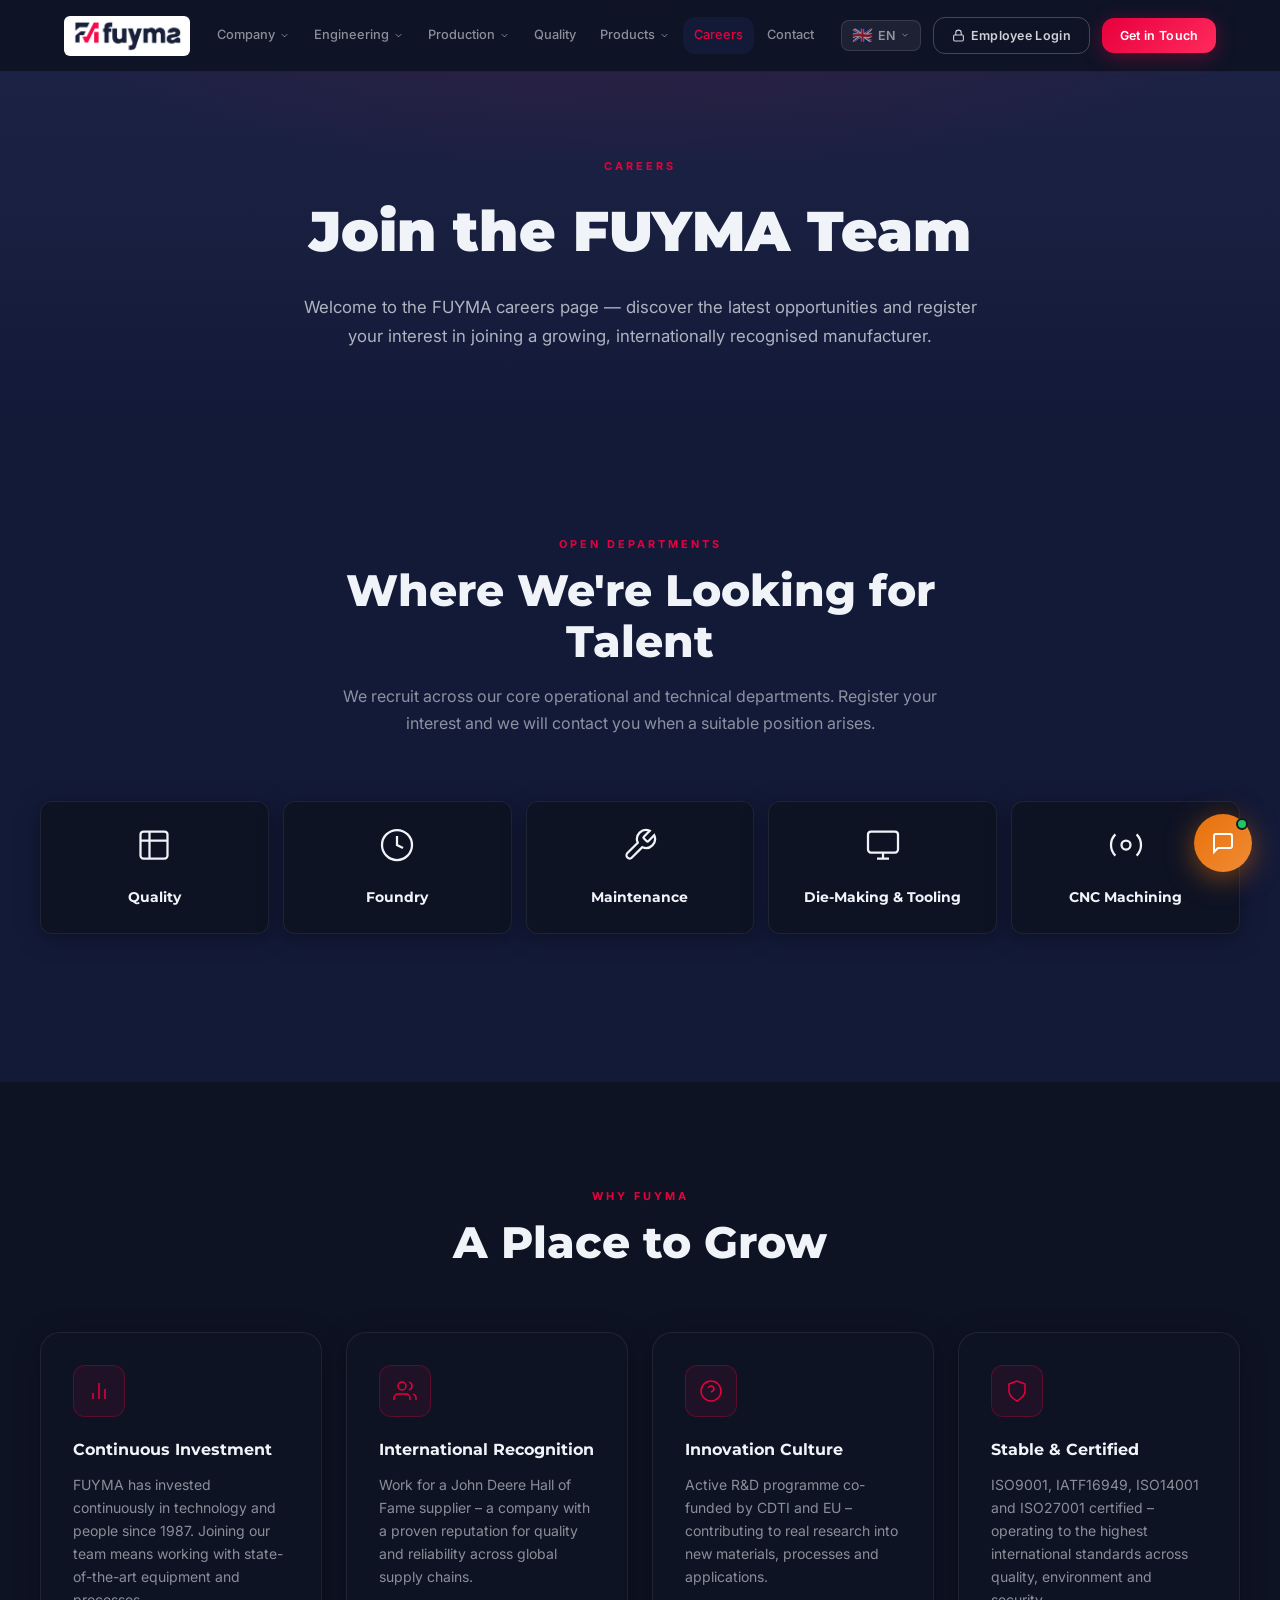
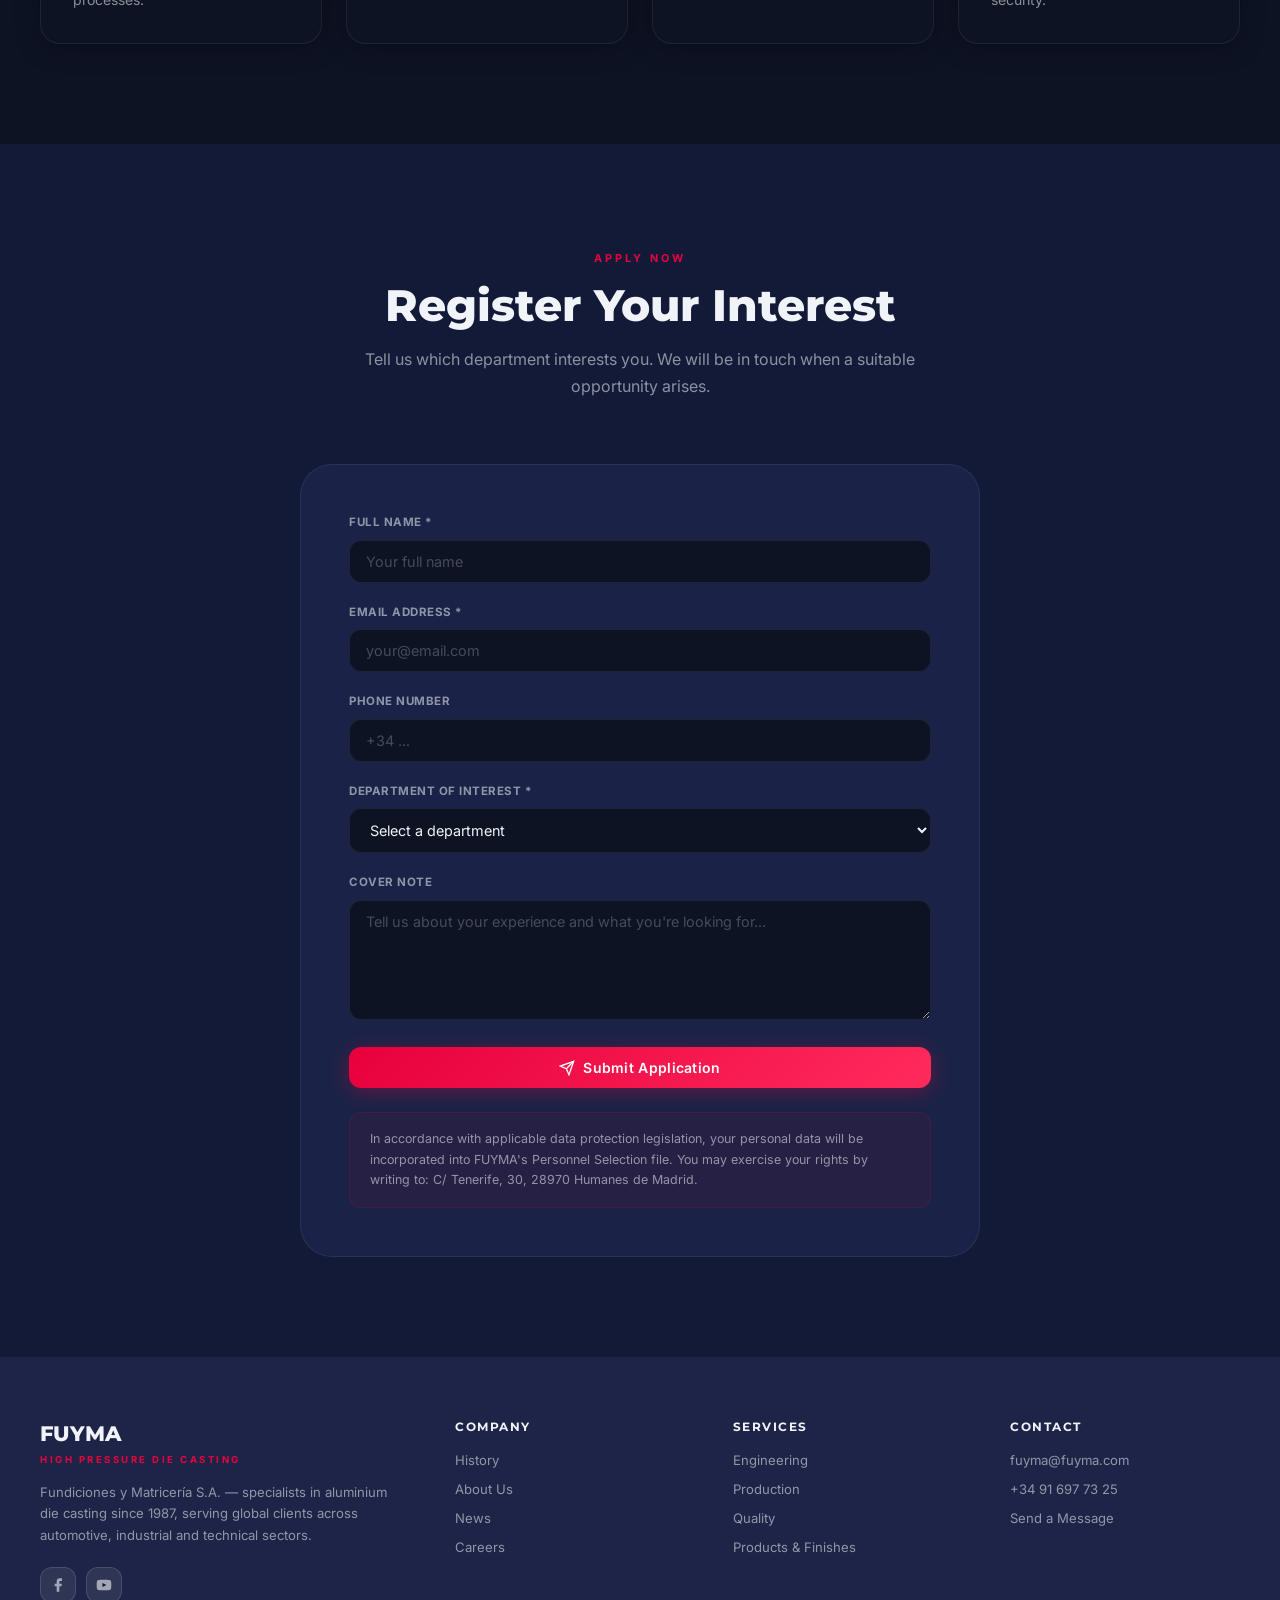
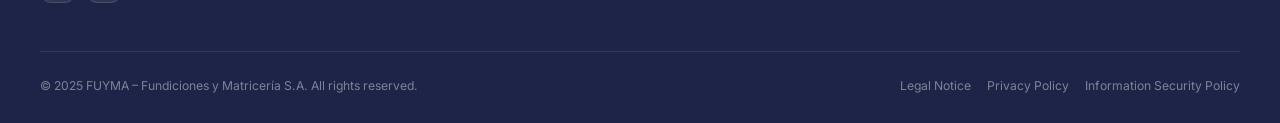
<file: employment.html>
<!DOCTYPE html>
<html lang="en">
<head>
  <meta charset="UTF-8">
  <meta name="viewport" content="width=device-width, initial-scale=1.0">
  <title>Careers &ndash; FUYMA</title>
  <meta name="description" content="Join the FUYMA team. Open positions in quality, foundry, maintenance, die-making and machining at our facility in Humanes, Madrid.">
  <link rel="stylesheet" href="css/style.css?v=3">
  <style>.application-form{background:var(--surface-2);border:1px solid var(--border);border-radius:var(--radius-xl);padding:48px;max-width:680px;margin:0 auto;}.file-upload{display:flex;align-items:center;gap:12px;padding:12px 16px;background:var(--surface-3);border:1px dashed var(--border);border-radius:var(--radius);cursor:pointer;transition:var(--transition);}.file-upload:hover{border-color:var(--accent);}.file-upload input{display:none;}.file-upload-label{font-size:0.85rem;color:var(--text-muted);cursor:pointer;}.gdpr-notice{background:rgba(232,0,61,0.06);border:1px solid rgba(232,0,61,0.15);border-radius:var(--radius);padding:16px 20px;font-size:0.78rem;color:var(--text-muted);line-height:1.65;margin-top:24px;}</style>
</head>
<body>
  <nav class="navbar" id="navbar">
    <div class="nav-container">
      <a href="index.html" class="nav-brand"><img src="images/fuyma-logo.jpg" alt="FUYMA" class="nav-logo"></a>
      <ul class="nav-menu" id="navMenu">
        <li class="nav-item"><a href="about.html" class="nav-link"><span data-i18n="nav.company">Company</span> <svg viewBox="0 0 24 24" fill="none" stroke="currentColor" stroke-width="2"><polyline points="6 9 12 15 18 9"/></svg></a><div class="nav-dropdown"><div class="nav-dropdown-inner"><a href="about.html#history" data-i18n="nav.history">History</a><a href="about.html#presentation" data-i18n="nav.aboutUs">About Us</a><a href="about.html#news" data-i18n="nav.news">News</a></div></div></li>
        <li class="nav-item"><a href="engineering.html" class="nav-link"><span data-i18n="nav.engineering">Engineering</span> <svg viewBox="0 0 24 24" fill="none" stroke="currentColor" stroke-width="2"><polyline points="6 9 12 15 18 9"/></svg></a><div class="nav-dropdown"><div class="nav-dropdown-inner"><a href="engineering.html#design" data-i18n="nav.designTooling">Design &amp; Tooling</a><a href="engineering.html#simulations" data-i18n="nav.simulations">Simulations</a><a href="engineering.html#rd" data-i18n="nav.rd">R&amp;D</a></div></div></li>
        <li class="nav-item"><a href="production.html" class="nav-link"><span data-i18n="nav.production">Production</span> <svg viewBox="0 0 24 24" fill="none" stroke="currentColor" stroke-width="2"><polyline points="6 9 12 15 18 9"/></svg></a><div class="nav-dropdown"><div class="nav-dropdown-inner"><a href="production.html#production" data-i18n="nav.production">Production</a><a href="production.html#foundry" data-i18n="nav.foundry">Foundry</a></div></div></li>
        <li class="nav-item"><a href="quality.html" class="nav-link" data-i18n="nav.quality">Quality</a></li>
        <li class="nav-item"><a href="products.html" class="nav-link"><span data-i18n="nav.products">Products</span> <svg viewBox="0 0 24 24" fill="none" stroke="currentColor" stroke-width="2"><polyline points="6 9 12 15 18 9"/></svg></a><div class="nav-dropdown"><div class="nav-dropdown-inner"><a href="products.html#products" data-i18n="nav.products">Products</a><a href="products.html#finishes" data-i18n="nav.finishes">Finishes</a></div></div></li>
        <li class="nav-item"><a href="employment.html" class="nav-link active" data-i18n="nav.careers">Careers</a></li>
        <li class="nav-item"><a href="contact.html" class="nav-link" data-i18n="nav.contact">Contact</a></li>
      </ul>
      <div class="nav-actions" style="display:flex;align-items:center;gap:12px;flex-shrink:0;"><div class="lang-selector" id="langSelector"><button class="lang-btn" id="langBtn" aria-label="Select language"><span class="lang-flag" id="currentFlag">🇬🇧</span><span id="currentCode">EN</span><svg width="10" height="10" viewBox="0 0 24 24" fill="none" stroke="currentColor" stroke-width="2"><polyline points="6 9 12 15 18 9"/></svg></button><div class="lang-dropdown" id="langDropdown">
            <button class="lang-option active" data-lang="en" data-flag="🇬🇧" data-code="EN">🇬🇧 EN</button>
            <button class="lang-option" data-lang="es" data-flag="🇪🇸" data-code="ES">🇪🇸 ES</button>
            <button class="lang-option" data-lang="de" data-flag="🇩🇪" data-code="DE">🇩🇪 DE</button>
            <button class="lang-option" data-lang="fr" data-flag="🇫🇷" data-code="FR">🇫🇷 FR</button>
          </div></div><a href="training-portal/index.html" class="btn btn-outline" style="padding:8px 18px;font-size:0.78rem;display:flex;align-items:center;gap:6px;"><svg width="13" height="13" viewBox="0 0 24 24" fill="none" stroke="currentColor" stroke-width="2"><rect x="3" y="11" width="18" height="11" rx="2"/><path d="M7 11V7a5 5 0 0 1 10 0v4"/></svg><span data-i18n="nav.employeeLogin">Employee Login</span></a><a href="contact.html" class="btn btn-primary" style="padding:8px 18px;font-size:0.78rem;"><span data-i18n="nav.getInTouch">Get in Touch</span></a><button class="nav-toggle" id="navToggle" aria-label="Menu"><span></span><span></span><span></span></button></div>
    </div>
  </nav>

  <section class="page-hero">
    <div class="page-hero-content">
      <span class="page-hero-label"><span data-i18n="careers.heroLabel">Careers</span></span>
      <h1 class="page-hero-title"><span data-i18n="careers.heroTitle">Join the FUYMA Team</span></h1>
      <p class="page-hero-desc"><span data-i18n="careers.heroDesc">Welcome to the FUYMA careers page &ndash; a space to discover the latest opportunities and register your interest in joining a growing, internationally recognised manufacturer.</span></p>
    </div>
  </section>

  <section class="section section-alt">
    <div class="container">
      <div class="section-header fade-in">
        <span class="section-label"><span data-i18n="careers.openDepts">Open Departments</span></span>
        <h2 class="section-title"><span data-i18n="careers.lookingFor">Where We\'re Looking for Talent</span></h2>
        <p class="section-desc"><span data-i18n="careers.lookingDesc">We recruit across our core operational and technical departments. Register your interest in any area and we will contact you when a suitable position arises.</span></p>
      </div>
      <div class="dept-grid">
        <div class="dept-card fade-in"><div class="dept-icon"><svg viewBox="0 0 24 24" fill="none" stroke="currentColor" stroke-width="1.5" width="36" height="36"><path d="M9 3H5a2 2 0 0 0-2 2v4m6-6h10a2 2 0 0 1 2 2v4M9 3v18m0 0h10a2 2 0 0 0 2-2V9M9 21H5a2 2 0 0 1-2-2V9m0 0h18"/></svg></div><div class="dept-name">Quality</div></div>
        <div class="dept-card fade-in fade-in-delay-1"><div class="dept-icon"><svg viewBox="0 0 24 24" fill="none" stroke="currentColor" stroke-width="1.5" width="36" height="36"><path d="M12 2C6.48 2 2 6.48 2 12s4.48 10 10 10 10-4.48 10-10S17.52 2 12 2z"/><path d="M12 6v6l4 2"/></svg></div><div class="dept-name">Foundry</div></div>
        <div class="dept-card fade-in fade-in-delay-2"><div class="dept-icon"><svg viewBox="0 0 24 24" fill="none" stroke="currentColor" stroke-width="1.5" width="36" height="36"><path d="M14.7 6.3a1 1 0 0 0 0 1.4l1.6 1.6a1 1 0 0 0 1.4 0l3.77-3.77a6 6 0 0 1-7.94 7.94l-6.91 6.91a2.12 2.12 0 0 1-3-3l6.91-6.91a6 6 0 0 1 7.94-7.94l-3.76 3.76z"/></svg></div><div class="dept-name">Maintenance</div></div>
        <div class="dept-card fade-in fade-in-delay-3"><div class="dept-icon"><svg viewBox="0 0 24 24" fill="none" stroke="currentColor" stroke-width="1.5" width="36" height="36"><rect x="2" y="3" width="20" height="14" rx="2"/><path d="M8 21h8M12 17v4"/></svg></div><div class="dept-name">Die-Making &amp; Tooling</div></div>
        <div class="dept-card fade-in fade-in-delay-4"><div class="dept-icon"><svg viewBox="0 0 24 24" fill="none" stroke="currentColor" stroke-width="1.5" width="36" height="36"><circle cx="12" cy="12" r="3"/><path d="M19.07 4.93a10 10 0 0 1 0 14.14M4.93 4.93a10 10 0 0 0 0 14.14"/></svg></div><div class="dept-name">CNC Machining</div></div>
      </div>
    </div>
  </section>

  <section class="section">
    <div class="container">
      <div class="section-header fade-in">
        <span class="section-label"><span data-i18n="careers.whyFuyma">Why FUYMA</span></span>
        <h2 class="section-title"><span data-i18n="careers.grow">A Place to Grow</span></h2>
      </div>
      <div class="card-grid">
        <div class="card fade-in"><div class="card-icon"><svg viewBox="0 0 24 24" fill="none" stroke="currentColor" stroke-width="1.5"><path d="M18 20V10M12 20V4M6 20v-6"/></svg></div><h3 class="card-title">Continuous Investment</h3><p class="card-text">FUYMA has invested continuously in technology and people since 1987. Joining our team means working with state-of-the-art equipment and processes.</p></div>
        <div class="card fade-in fade-in-delay-1"><div class="card-icon"><svg viewBox="0 0 24 24" fill="none" stroke="currentColor" stroke-width="1.5"><path d="M17 21v-2a4 4 0 0 0-4-4H5a4 4 0 0 0-4 4v2"/><circle cx="9" cy="7" r="4"/><path d="M23 21v-2a4 4 0 0 0-3-3.87"/><path d="M16 3.13a4 4 0 0 1 0 7.75"/></svg></div><h3 class="card-title">International Recognition</h3><p class="card-text">Work for a John Deere Hall of Fame supplier &ndash; a company with a proven reputation for quality and reliability across global supply chains.</p></div>
        <div class="card fade-in fade-in-delay-2"><div class="card-icon"><svg viewBox="0 0 24 24" fill="none" stroke="currentColor" stroke-width="1.5"><circle cx="12" cy="12" r="10"/><path d="M9.09 9a3 3 0 0 1 5.83 1c0 2-3 3-3 3"/><line x1="12" y1="17" x2="12.01" y2="17"/></svg></div><h3 class="card-title">Innovation Culture</h3><p class="card-text">Active R&amp;D programme co-funded by CDTI and EU &ndash; contributing to real research into new materials, processes and applications.</p></div>
        <div class="card fade-in fade-in-delay-3"><div class="card-icon"><svg viewBox="0 0 24 24" fill="none" stroke="currentColor" stroke-width="1.5"><path d="M12 22s8-4 8-10V5l-8-3-8 3v7c0 6 8 10 8 10z"/></svg></div><h3 class="card-title">Stable &amp; Certified</h3><p class="card-text">ISO9001, IATF16949, ISO14001 and ISO27001 certified &ndash; operating to the highest international standards across quality, environment and security.</p></div>
      </div>
    </div>
  </section>

  <section class="section section-alt">
    <div class="container">
      <div class="section-header fade-in">
        <span class="section-label"><span data-i18n="careers.apply">Apply Now</span></span>
        <h2 class="section-title"><span data-i18n="careers.register">Register Your Interest</span></h2>
        <p class="section-desc"><span data-i18n="careers.registerDesc">Tell us which department interests you and send us your CV. We will be in touch when a suitable opportunity arises.</span></p>
      </div>
      <div class="application-form fade-in">
        <form id="applicationForm">
          <div class="form-group">
            <label class="form-label" for="appName"><span data-i18n="careers.fullName">Full Name</span> *</label>
            <input class="form-input" type="text" id="appName" placeholder="Your full name" required>
          </div>
          <div class="form-group">
            <label class="form-label" for="appEmail"><span data-i18n="careers.emailAddr">Email Address</span> *</label>
            <input class="form-input" type="email" id="appEmail" placeholder="your@email.com" required>
          </div>
          <div class="form-group">
            <label class="form-label" for="appPhone"><span data-i18n="careers.phoneNum">Phone Number</span></label>
            <input class="form-input" type="tel" id="appPhone" placeholder="+34 ...">
          </div>
          <div class="form-group">
            <label class="form-label" for="appDept"><span data-i18n="careers.deptInterest">Department of Interest</span> *</label>
            <select class="form-input" id="appDept" required style="cursor:pointer;">
              <option value="" disabled selected>Select a department</option>
              <option value="quality">Quality</option>
              <option value="foundry">Foundry</option>
              <option value="maintenance">Maintenance</option>
              <option value="tooling">Die-Making &amp; Tooling</option>
              <option value="machining">CNC Machining</option>
              <option value="other">Other / Open</option>
            </select>
          </div>
          <div class="form-group">
            <label class="form-label" for="appMessage"><span data-i18n="careers.coverNote">Cover Note</span></label>
            <textarea class="form-textarea" id="appMessage" placeholder="Tell us about your experience and what you're looking for..."></textarea>
          </div>
          <button type="submit" class="btn btn-primary" id="appSubmitBtn" style="width:100%;justify-content:center;">
            <svg width="16" height="16" viewBox="0 0 24 24" fill="none" stroke="currentColor" stroke-width="2"><line x1="22" y1="2" x2="11" y2="13"/><polygon points="22 2 15 22 11 13 2 9 22 2"/></svg>
            Submit Application
          </button>
          <div class="gdpr-notice"><span data-i18n="careers.gdpr">In accordance with applicable data protection legislation, your personal data will be incorporated into FUYMA\'s Personnel Selection file. You may exercise your rights of access, rectification, cancellation and opposition by writing to: C/ Tenerife, 30, 28970 Humanes de Madrid.</span></div>
        </form>
      </div>
    </div>
  </section>

  <footer class="footer">
    <div class="footer-grid">
      <div><div class="footer-brand-name">FUYMA</div><div class="footer-brand-sub">High Pressure Die Casting</div><p class="footer-brand-text"><span data-i18n="footer.tagline">Fundiciones y Matriceria S.A. &ndash; specialists in aluminium die casting since 1987.</span></p><div class="footer-social"><a href="https://www.facebook.com/pages/FUNDICIONES-Y-MATRICERIA-SL-FUYMA/247836575258335" target="_blank" class="footer-social-btn"><svg viewBox="0 0 24 24" fill="currentColor"><path d="M18 2h-3a5 5 0 0 0-5 5v3H7v4h3v8h4v-8h3l1-4h-4V7a1 1 0 0 1 1-1h3z"/></svg></a><a href="http://www.youtube.com/watch?v=iOSKhwzg1Xo" target="_blank" class="footer-social-btn"><svg viewBox="0 0 24 24" fill="currentColor"><path d="M22.54 6.42a2.78 2.78 0 0 0-1.95-1.96C18.88 4 12 4 12 4s-6.88 0-8.59.46A2.78 2.78 0 0 0 1.46 6.42 29 29 0 0 0 1 12a29 29 0 0 0 .46 5.58 2.78 2.78 0 0 0 1.95 1.96C5.12 20 12 20 12 20s6.88 0 8.59-.46a2.78 2.78 0 0 0 1.95-1.96A29 29 0 0 0 23 12a29 29 0 0 0-.46-5.58z"/><polygon points="9.75 15.02 15.5 12 9.75 8.98 9.75 15.02" fill="var(--primary)"/></svg></a></div></div>
      <div><div class="footer-col-title"><span data-i18n="footer.company">Company</span></div><div class="footer-links"><a href="about.html#history" data-i18n="nav.history">History</a><a href="about.html#presentation" data-i18n="nav.aboutUs">About Us</a><a href="about.html#news" data-i18n="nav.news">News</a><a href="employment.html">Careers</a></div></div>
      <div><div class="footer-col-title"><span data-i18n="footer.services">Services</span></div><div class="footer-links"><a href="engineering.html">Engineering</a><a href="production.html">Production</a><a href="quality.html">Quality</a><a href="products.html">Products &amp; Finishes</a></div></div>
      <div><div class="footer-col-title"><span data-i18n="footer.contact">Contact</span></div><div class="footer-links"><a href="mailto:fuyma@fuyma.com">fuyma@fuyma.com</a><a href="tel:+34916977325">+34 91 697 73 25</a><a href="contact.html">Send a Message</a></div></div>
    </div>
    <div class="footer-bottom">
      <p class="footer-bottom-text"><span data-i18n="footer.rights">&copy; 2025 FUYMA &ndash; Fundiciones y Matricer&iacute;a S.A. All rights reserved.</span></p>
      <div class="footer-legal"><a href="#"><span data-i18n="footer.legal">Legal Notice</span></a><a href="#"><span data-i18n="footer.privacy">Privacy Policy</span></a><a href="#"><span data-i18n="footer.infosec">Information Security Policy</span></a></div>
    </div>
  </footer>
  <script src="js/translations.js"></script>
  <script src="js/main.js"></script>
  <script>
    document.getElementById('applicationForm').addEventListener('submit', function(e) {
      e.preventDefault();
      var btn = document.getElementById('appSubmitBtn');
      btn.textContent = 'Application Received';
      btn.style.background = '#22c55e';
      var form = this;
      setTimeout(function() { btn.innerHTML = '<svg width="16" height="16" viewBox="0 0 24 24" fill="none" stroke="currentColor" stroke-width="2"><line x1="22" y1="2" x2="11" y2="13"/><polygon points="22 2 15 22 11 13 2 9 22 2"/></svg> Submit Application'; btn.style.background = ''; form.reset(); }, 3000);
    });
  </script>
  <script src="js/chatbot.js"></script>

</body>
</html>
</file>
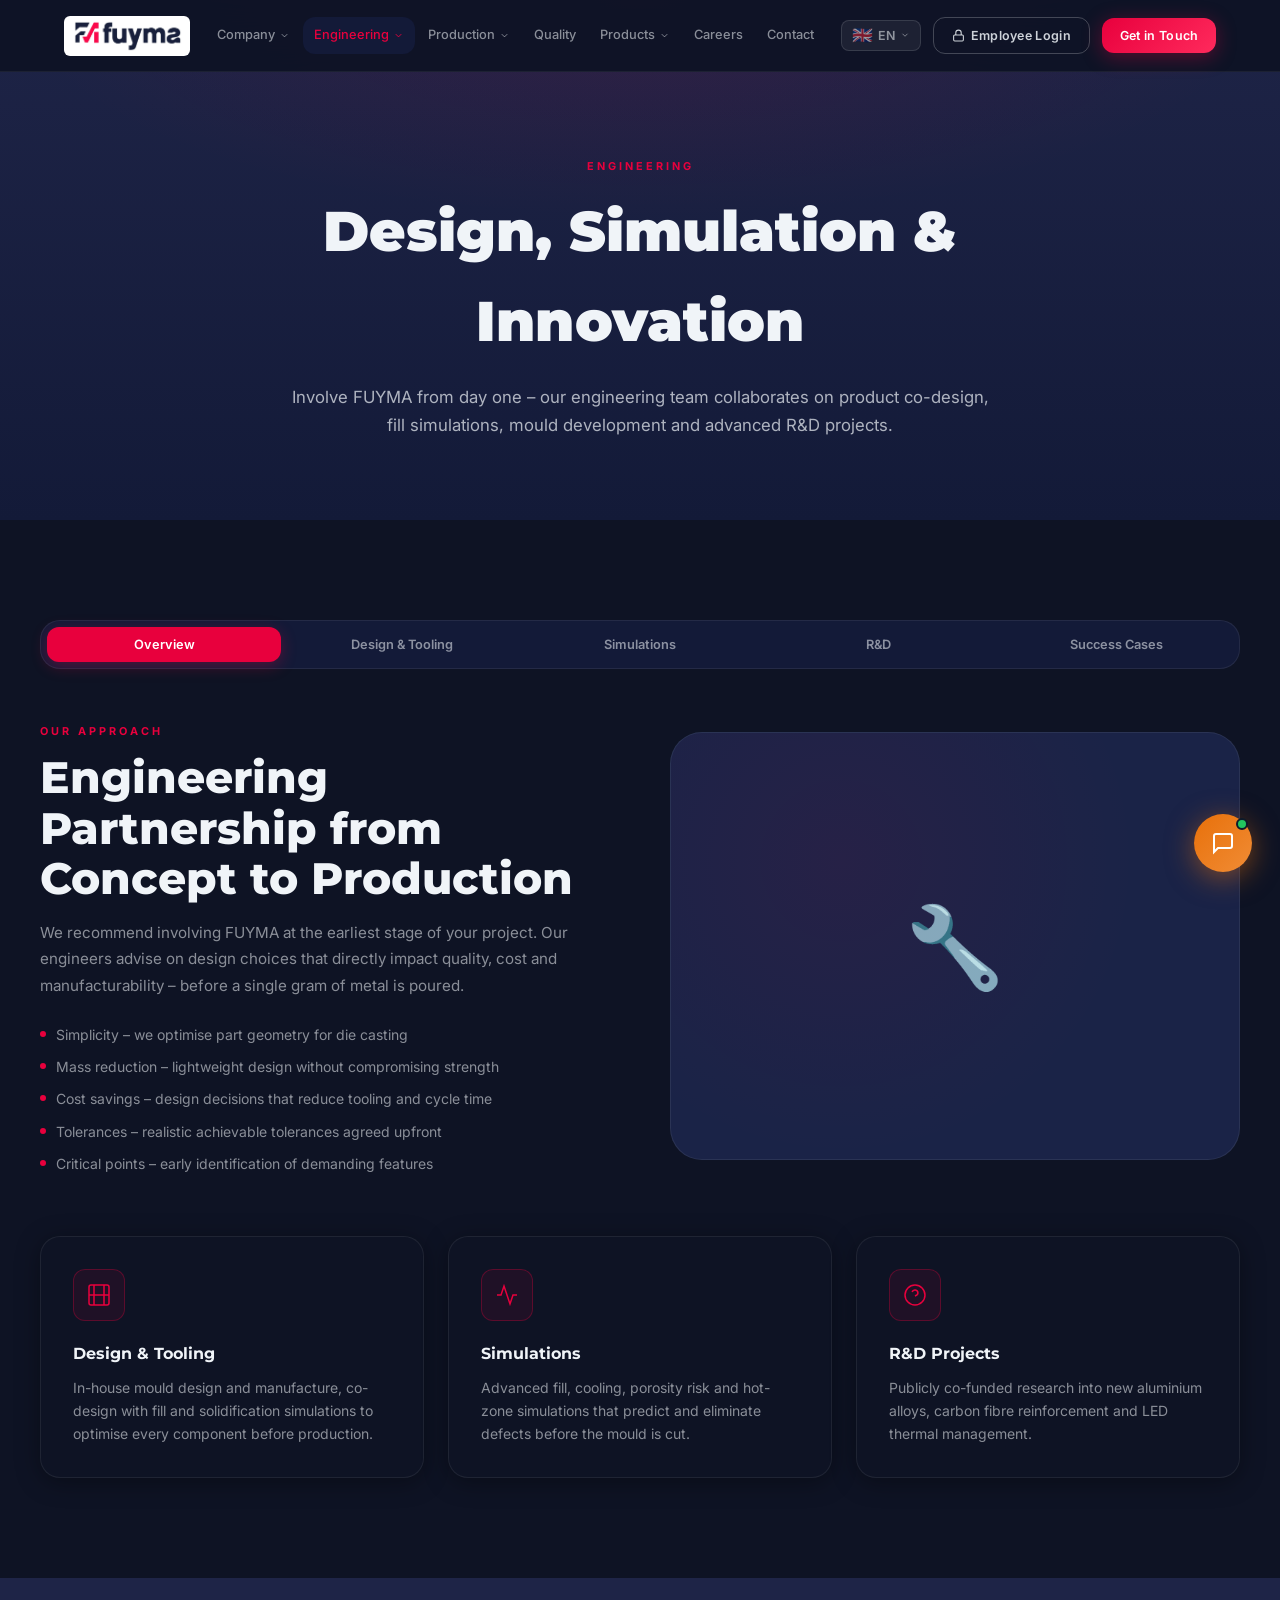
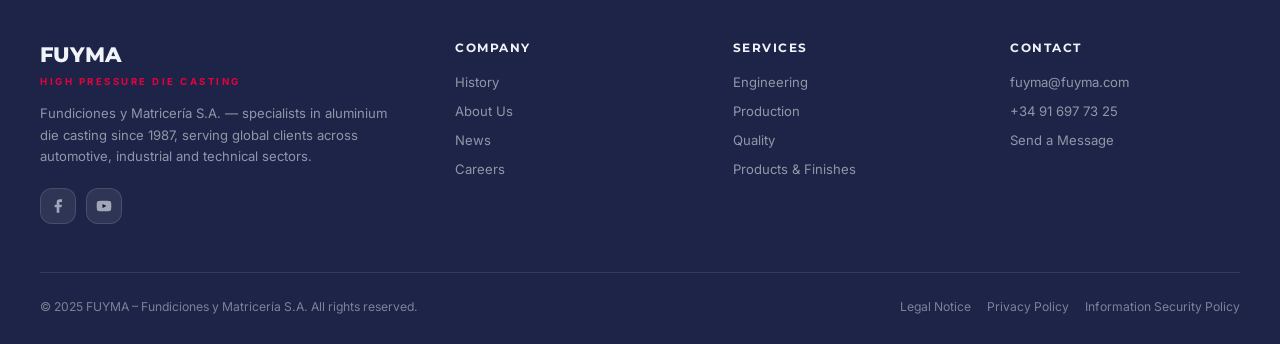
<file: engineering.html>
<!DOCTYPE html>
<html lang="en">
<head>
  <meta charset="UTF-8">
  <meta name="viewport" content="width=device-width, initial-scale=1.0">
  <title>Engineering - FUYMA</title>
  <meta name="description" content="FUYMA engineering: design &amp; tooling, fill simulations, R&amp;D projects and success cases in aluminium die casting.">
  <link rel="stylesheet" href="css/style.css?v=3">
</head>
<body>
  <nav class="navbar" id="navbar">
    <div class="nav-container">
      <a href="index.html" class="nav-brand"><img src="images/fuyma-logo.jpg" alt="FUYMA" class="nav-logo"></a>
      <ul class="nav-menu" id="navMenu">
        <li class="nav-item"><a href="about.html" class="nav-link"><span data-i18n="nav.company">Company</span> <svg viewBox="0 0 24 24" fill="none" stroke="currentColor" stroke-width="2"><polyline points="6 9 12 15 18 9"/></svg></a><div class="nav-dropdown"><div class="nav-dropdown-inner"><a href="about.html#history" data-i18n="nav.history">History</a><a href="about.html#presentation" data-i18n="nav.aboutUs">About Us</a><a href="about.html#news" data-i18n="nav.news">News</a></div></div></li>
        <li class="nav-item"><a href="engineering.html" class="nav-link active"><span data-i18n="nav.engineering">Engineering</span> <svg viewBox="0 0 24 24" fill="none" stroke="currentColor" stroke-width="2"><polyline points="6 9 12 15 18 9"/></svg></a><div class="nav-dropdown"><div class="nav-dropdown-inner"><a href="#design" data-i18n="nav.designTooling">Design &amp; Tooling</a><a href="#simulations" data-i18n="nav.simulations">Simulations</a><a href="#rd" data-i18n="nav.rd">R&amp;D</a><a href="#success" data-i18n="nav.successCases">Success Cases</a></div></div></li>
        <li class="nav-item"><a href="production.html" class="nav-link"><span data-i18n="nav.production">Production</span> <svg viewBox="0 0 24 24" fill="none" stroke="currentColor" stroke-width="2"><polyline points="6 9 12 15 18 9"/></svg></a><div class="nav-dropdown"><div class="nav-dropdown-inner"><a href="production.html#production" data-i18n="nav.production">Production</a><a href="production.html#foundry" data-i18n="nav.foundry">Foundry</a></div></div></li>
        <li class="nav-item"><a href="quality.html" class="nav-link" data-i18n="nav.quality">Quality</a></li>
        <li class="nav-item"><a href="products.html" class="nav-link"><span data-i18n="nav.products">Products</span> <svg viewBox="0 0 24 24" fill="none" stroke="currentColor" stroke-width="2"><polyline points="6 9 12 15 18 9"/></svg></a><div class="nav-dropdown"><div class="nav-dropdown-inner"><a href="products.html#products" data-i18n="nav.products">Products</a><a href="products.html#finishes" data-i18n="nav.finishes">Finishes</a></div></div></li>
        <li class="nav-item"><a href="employment.html" class="nav-link" data-i18n="nav.careers">Careers</a></li>
        <li class="nav-item"><a href="contact.html" class="nav-link" data-i18n="nav.contact">Contact</a></li>
      </ul>
      <div class="nav-actions" style="display:flex;align-items:center;gap:12px;flex-shrink:0;"><div class="lang-selector" id="langSelector"><button class="lang-btn" id="langBtn" aria-label="Select language"><span class="lang-flag" id="currentFlag">🇬🇧</span><span id="currentCode">EN</span><svg width="10" height="10" viewBox="0 0 24 24" fill="none" stroke="currentColor" stroke-width="2"><polyline points="6 9 12 15 18 9"/></svg></button><div class="lang-dropdown" id="langDropdown">
            <button class="lang-option active" data-lang="en" data-flag="🇬🇧" data-code="EN">🇬🇧 EN</button>
            <button class="lang-option" data-lang="es" data-flag="🇪🇸" data-code="ES">🇪🇸 ES</button>
            <button class="lang-option" data-lang="de" data-flag="🇩🇪" data-code="DE">🇩🇪 DE</button>
            <button class="lang-option" data-lang="fr" data-flag="🇫🇷" data-code="FR">🇫🇷 FR</button>
          </div></div><a href="training-portal/index.html" class="btn btn-outline" style="padding:8px 18px;font-size:0.78rem;display:flex;align-items:center;gap:6px;"><svg width="13" height="13" viewBox="0 0 24 24" fill="none" stroke="currentColor" stroke-width="2"><rect x="3" y="11" width="18" height="11" rx="2"/><path d="M7 11V7a5 5 0 0 1 10 0v4"/></svg><span data-i18n="nav.employeeLogin">Employee Login</span></a><a href="contact.html" class="btn btn-primary" style="padding:8px 18px;font-size:0.78rem;"><span data-i18n="nav.getInTouch">Get in Touch</span></a><button class="nav-toggle" id="navToggle" aria-label="Menu"><span></span><span></span><span></span></button></div>
    </div>
  </nav>

  <section class="page-hero">
    <div class="page-hero-content">
      <span class="page-hero-label">Engineering</span>
      <h1 class="page-hero-title">Design, Simulation &amp; Innovation</h1>
      <p class="page-hero-desc">Involve FUYMA from day one &ndash; our engineering team collaborates on product co-design, fill simulations, mould development and advanced R&amp;D projects.</p>
    </div>
  </section>

  <section class="section">
    <div class="container">
      <div class="tabs">
        <button class="tab-btn active" data-tab="overview">Overview</button>
        <button class="tab-btn" data-tab="design">Design &amp; Tooling</button>
        <button class="tab-btn" data-tab="simulations">Simulations</button>
        <button class="tab-btn" data-tab="rd">R&amp;D</button>
        <button class="tab-btn" data-tab="success">Success Cases</button>
      </div>

      <div class="tab-content active" id="overview">
        <div class="two-col" style="margin-bottom:60px;">
          <div>
            <span class="section-label">Our Approach</span>
            <h2 class="section-title">Engineering Partnership from Concept to Production</h2>
            <p style="color:var(--text-muted);font-size:0.95rem;line-height:1.75;margin-bottom:24px;">We recommend involving FUYMA at the earliest stage of your project. Our engineers advise on design choices that directly impact quality, cost and manufacturability &ndash; before a single gram of metal is poured.</p>
            <div class="feature-list">
              <div class="feature-item">Simplicity &ndash; we optimise part geometry for die casting</div>
              <div class="feature-item">Mass reduction &ndash; lightweight design without compromising strength</div>
              <div class="feature-item">Cost savings &ndash; design decisions that reduce tooling and cycle time</div>
              <div class="feature-item">Tolerances &ndash; realistic achievable tolerances agreed upfront</div>
              <div class="feature-item">Critical points &ndash; early identification of demanding features</div>
            </div>
          </div>
          <div class="col-visual">&#128295;</div>
        </div>
        <div class="card-grid">
          <div class="card fade-in"><div class="card-icon"><svg viewBox="0 0 24 24" fill="none" stroke="currentColor" stroke-width="1.5"><rect x="2" y="2" width="20" height="20" rx="2"/><path d="M7 2v20M17 2v20M2 12h20"/></svg></div><h3 class="card-title">Design &amp; Tooling</h3><p class="card-text">In-house mould design and manufacture, co-design with fill and solidification simulations to optimise every component before production.</p></div>
          <div class="card fade-in fade-in-delay-1"><div class="card-icon"><svg viewBox="0 0 24 24" fill="none" stroke="currentColor" stroke-width="1.5"><polyline points="22 12 18 12 15 21 9 3 6 12 2 12"/></svg></div><h3 class="card-title">Simulations</h3><p class="card-text">Advanced fill, cooling, porosity risk and hot-zone simulations that predict and eliminate defects before the mould is cut.</p></div>
          <div class="card fade-in fade-in-delay-2"><div class="card-icon"><svg viewBox="0 0 24 24" fill="none" stroke="currentColor" stroke-width="1.5"><circle cx="12" cy="12" r="10"/><path d="M9.09 9a3 3 0 0 1 5.83 1c0 2-3 3-3 3"/><line x1="12" y1="17" x2="12.01" y2="17"/></svg></div><h3 class="card-title">R&amp;D Projects</h3><p class="card-text">Publicly co-funded research into new aluminium alloys, carbon fibre reinforcement and LED thermal management.</p></div>
        </div>
      </div>

      <div class="tab-content" id="design">
        <div class="two-col" style="margin-bottom:60px;">
          <div class="col-visual">&#127959;&#65039;</div>
          <div>
            <span class="section-label">Design &amp; Tooling</span>
            <h2 class="section-title">Moulds Built on Foundry Expertise</h2>
            <p style="color:var(--text-muted);font-size:0.95rem;line-height:1.75;margin-bottom:20px;">We apply the deep knowledge gained from running our own foundry directly into mould design. Every mould benefits from real production data on metal flow, cooling behaviour and shrinkage.</p>
            <div class="info-box"><div class="info-box-title">Continuous Improvement</div><p>During series production, our philosophy of continuous improvement guarantees the long-term success of your part.</p></div>
          </div>
        </div>
        <div class="section-header"><span class="section-label">File Formats Accepted</span><h2 class="section-title">We Work With Any Format</h2></div>
        <div class="certs-grid fade-in" style="margin-bottom:48px;">
          <div class="cert-badge"><span class="cert-name">IGES</span></div>
          <div class="cert-badge"><span class="cert-name">STEP</span></div>
          <div class="cert-badge"><span class="cert-name">PARASOLID</span></div>
          <div class="cert-badge"><span class="cert-name">PRT</span></div>
          <div class="cert-badge"><span class="cert-name">SAT</span></div>
          <div class="cert-badge"><span class="cert-name">STL</span></div>
        </div>
        <div class="card-grid">
          <div class="card fade-in"><div class="card-icon"><svg viewBox="0 0 24 24" fill="none" stroke="currentColor" stroke-width="1.5"><rect x="2" y="2" width="20" height="20" rx="2"/></svg></div><h3 class="card-title">Injection Moulds</h3><p class="card-text">Complete mould development including fill simulation, solidification analysis and shrinkage compensation.</p></div>
          <div class="card fade-in fade-in-delay-1"><div class="card-icon"><svg viewBox="0 0 24 24" fill="none" stroke="currentColor" stroke-width="1.5"><path d="M14.7 6.3a1 1 0 0 0 0 1.4l1.6 1.6a1 1 0 0 0 1.4 0l3.77-3.77a6 6 0 0 1-7.94 7.94l-6.91 6.91a2.12 2.12 0 0 1-3-3l6.91-6.91a6 6 0 0 1 7.94-7.94l-3.76 3.76z"/></svg></div><h3 class="card-title">Deburring Equipment</h3><p class="card-text">Bespoke deburring and trimming tooling designed to match each part's geometry for clean, consistent results.</p></div>
          <div class="card fade-in fade-in-delay-2"><div class="card-icon"><svg viewBox="0 0 24 24" fill="none" stroke="currentColor" stroke-width="1.5"><path d="M12 2L2 7l10 5 10-5-10-5z"/><path d="M2 17l10 5 10-5M2 12l10 5 10-5"/></svg></div><h3 class="card-title">Assembly Tooling</h3><p class="card-text">Fixtures and jigs to support sub-assembly and final assembly operations with repeatability and speed.</p></div>
          <div class="card fade-in fade-in-delay-3"><div class="card-icon"><svg viewBox="0 0 24 24" fill="none" stroke="currentColor" stroke-width="1.5"><circle cx="12" cy="12" r="10"/><line x1="12" y1="8" x2="12" y2="12"/><line x1="12" y1="16" x2="12.01" y2="16"/></svg></div><h3 class="card-title">Gauges &amp; Machining Tools</h3><p class="card-text">Purpose-built gauges for rapid dimensional verification and specialist machining tooling for post-cast operations.</p></div>
        </div>
      </div>

      <div class="tab-content" id="simulations">
        <div class="section-header" style="margin-bottom:0;">
          <span class="section-label">Virtual Validation</span>
          <h2 class="section-title">Predict Defects Before Production</h2>
          <p class="section-desc">Our simulation suite analyses every aspect of the die casting process digitally &ndash; eliminating costly errors and reducing time to first good part. Scroll through each simulation type below.</p>
        </div>
        <div class="sim-scroll-layout">
          <!-- LEFT: scrollable sections -->
          <div class="sim-content">
            <div class="sim-section" data-img="images/fILLING SIMULATION.jpg" data-label="Fill Simulation" data-sub="Liquid aluminium flow analysis" data-idx="0">
              <span class="sim-section-num">01 &mdash; Filling</span>
              <h3 class="sim-section-title">Fill Simulation</h3>
              <p class="sim-section-desc">Models exactly how liquid aluminium travels through the runner system and fills the die cavity under high pressure. We identify potential problems before a single gram of metal is poured in production.</p>
              <div class="sim-points">
                <div class="sim-point">Tracks the metal front as it advances through the cavity, revealing flow patterns and turbulence zones</div>
                <div class="sim-point">Detects premature solidification that causes cold shuts or misruns before they occur in tooling</div>
                <div class="sim-point">Identifies air entrapment pockets that would otherwise create porosity or surface defects</div>
                <div class="sim-point">Optimises gate position, runner geometry and injection speed for uniform, controlled filling</div>
                <div class="sim-point">Reduces trial-and-error on the press, cutting tooling modification costs and lead time</div>
              </div>
            </div>
            <div class="sim-section" data-img="images/Layout simulation.jpg" data-label="Layout Simulation" data-sub="Cooling channel & runner system design" data-idx="1">
              <span class="sim-section-num">02 &mdash; Layout</span>
              <h3 class="sim-section-title">Layout &amp; Cooling Simulation</h3>
              <p class="sim-section-desc">Simulates the full thermal layout of the mould &ndash; cooling channels, runner system and die geometry &ndash; to achieve optimal thermal balance and the shortest possible cycle time.</p>
              <div class="sim-points">
                <div class="sim-point">Maps heat distribution across the entire mould to balance temperatures between cavities and slides</div>
                <div class="sim-point">Positions and sizes cooling channels to extract heat evenly, avoiding hot zones that distort parts</div>
                <div class="sim-point">Predicts solidification sequence to ensure directional cooling toward the gate</div>
                <div class="sim-point">Minimises cycle time by confirming that cooling is complete before ejection &ndash; without overchilling</div>
                <div class="sim-point">Eliminates warpage and dimensional variation caused by uneven thermal contraction</div>
              </div>
            </div>
            <div class="sim-section" data-img="images/simulacion_porosidad.jpg" data-label="Porosity Risk Analysis" data-sub="Gas & shrinkage defect prediction" data-idx="2">
              <span class="sim-section-num">03 &mdash; Porosity</span>
              <h3 class="sim-section-title">Porosity Risk Analysis</h3>
              <p class="sim-section-desc">Identifies regions of the part susceptible to gas or shrinkage porosity before the mould is manufactured. Critical for components with sealing, pressure or structural requirements.</p>
              <div class="sim-points">
                <div class="sim-point">Predicts gas porosity from entrapped air and die release agent gases during injection</div>
                <div class="sim-point">Maps shrinkage porosity risk in areas that solidify last and are isolated from the feed metal</div>
                <div class="sim-point">Highlights critical zones in components requiring leak-tightness or X-ray acceptance</div>
                <div class="sim-point">Informs overflow and vent placement to guide trapped gases safely out of the cavity</div>
                <div class="sim-point">Combined with fill simulation, provides a full defect-risk picture that drives zero-defect tooling design</div>
              </div>
            </div>
            <div class="sim-section" data-img="images/Hot Similation.jpg" data-label="Hot Zone Analysis" data-sub="Thermal hot spot & overheating detection" data-idx="3">
              <span class="sim-section-num">04 &mdash; Hot Zones</span>
              <h3 class="sim-section-title">Hot Zone Analysis</h3>
              <p class="sim-section-desc">Maps the thermal hot spots within the mould that accumulate excessive heat during the casting cycle. Uncontrolled hot zones accelerate die wear, cause soldering and increase scrap rates.</p>
              <div class="sim-points">
                <div class="sim-point">Identifies localised overheating in cores, slides and thin steel sections prone to heat build-up</div>
                <div class="sim-point">Guides placement of targeted cooling inserts or baffles to extract heat precisely where needed</div>
                <div class="sim-point">Predicts die soldering risk &ndash; where aluminium sticks to the steel surface due to excess temperature</div>
                <div class="sim-point">Extends die service life by eliminating thermal fatigue cracking caused by repeated hot-cold cycling</div>
                <div class="sim-point">Directly improves surface quality and dimensional consistency of cast parts across long production runs</div>
              </div>
            </div>
          </div>
          <!-- RIGHT: sticky image -->
          <div class="sim-sticky">
            <div class="sim-img-wrap">
              <img id="simImg" src="images/fILLING SIMULATION.jpg" alt="Fill Simulation">
              <div class="sim-img-caption">
                <div class="sim-img-caption-label" id="simImgLabel">Fill Simulation</div>
                <div class="sim-img-caption-sub" id="simImgSub">Liquid aluminium flow analysis</div>
              </div>
            </div>
          </div>
        </div>
      </div>

      <div class="tab-content" id="rd">
        <div class="section-header"><span class="section-label">Research &amp; Development</span><h2 class="section-title">Publicly Co-Funded Innovation</h2><p class="section-desc">FUYMA invests in structured R&amp;D projects co-funded by Spanish and European public bodies &ndash; pushing the boundaries of aluminium die casting technology.</p></div>
        <div class="rd-project fade-in"><div class="rd-year">2010</div><div class="rd-content"><div class="rd-title">Improvement of Porosity and Compaction in Aluminium Parts</div><div class="rd-funder">Approved by IMADE &middot; Co-funded by Comunidad de Madrid &amp; FEDER Funds</div></div></div>
        <div class="rd-project fade-in"><div class="rd-year">2014&ndash;15</div><div class="rd-content"><div class="rd-title">New High-Specification Aluminium Alloys for Demanding Technical Applications</div><div class="rd-funder">Co-funded by CDTI &amp; FEDER Funds</div></div></div>
        <div class="rd-project fade-in"><div class="rd-year">2017&ndash;18</div><div class="rd-content"><div class="rd-title">Carbon Fibre Fabric-Reinforced Aluminium Alloys</div><div class="rd-funder">Co-funded by CDTI</div></div></div>
        <div class="rd-project fade-in"><div class="rd-year">2019</div><div class="rd-content"><div class="rd-title">Next-Generation Thermal Dissipators for LED Lighting Systems</div><div class="rd-funder">Co-funded by CDTI &amp; European Union Funds</div></div></div>
      </div>

      <div class="tab-content" id="success">
        <div class="two-col" style="margin-bottom:64px;">
          <div class="col-visual">&#127942;</div>
          <div>
            <span class="section-label">Success Cases</span>
            <h2 class="section-title">Results That Speak for Themselves</h2>
            <p style="color:var(--text-muted);font-size:0.95rem;line-height:1.75;margin-bottom:24px;">Our most successful outcomes share a common factor: FUYMA was involved from the very beginning of the project.</p>
            <div class="feature-list">
              <div class="feature-item">Simplified geometries &ndash; fewer secondary operations</div>
              <div class="feature-item">Significant mass reduction &ndash; up to 30% weight savings</div>
              <div class="feature-item">Reduced piece cost through optimised tooling and cycles</div>
              <div class="feature-item">Zero-defect delivery achieved for key automotive clients</div>
            </div>
          </div>
        </div>
        <div class="card-grid">
          <div class="card fade-in"><div class="card-icon"><svg viewBox="0 0 24 24" fill="none" stroke="currentColor" stroke-width="1.5"><path d="M12 22s8-4 8-10V5l-8-3-8 3v7c0 6 8 10 8 10z"/><polyline points="9 12 11 14 15 10"/></svg></div><h3 class="card-title">John Deere &ndash; Hall of Fame</h3><p class="card-text">Five consecutive years as a John Deere "Partner" supplier &ndash; inducted into the Hall of Fame at Moline, USA in 2012.</p></div>
          <div class="card fade-in fade-in-delay-1"><div class="card-icon"><svg viewBox="0 0 24 24" fill="none" stroke="currentColor" stroke-width="1.5"><path d="M3 9l9-7 9 7v11a2 2 0 0 1-2 2H5a2 2 0 0 1-2-2z"/><polyline points="9 22 9 12 15 12 15 22"/></svg></div><h3 class="card-title">Barajas T4 Airport</h3><p class="card-text">FUYMA fittings and connectors selected for Madrid's landmark T4 terminal &ndash; demonstrating capability at scale for infrastructure projects.</p></div>
          <div class="card fade-in fade-in-delay-2"><div class="card-icon"><svg viewBox="0 0 24 24" fill="none" stroke="currentColor" stroke-width="1.5"><path d="M18 20V10M12 20V4M6 20v-6"/></svg></div><h3 class="card-title">LED Thermal Management</h3><p class="card-text">R&amp;D-led development of novel aluminium heat sink designs for LED lighting, achieving superior thermal performance with reduced material use.</p></div>
        </div>
      </div>
    </div>
  </section>

  <footer class="footer">
    <div class="footer-grid">
      <div><div class="footer-brand-name">FUYMA</div><div class="footer-brand-sub">High Pressure Die Casting</div><p class="footer-brand-text"><span data-i18n="footer.tagline">Fundiciones y Matriceria S.A. &ndash; specialists in aluminium die casting since 1987.</span></p><div class="footer-social"><a href="https://www.facebook.com/pages/FUNDICIONES-Y-MATRICERIA-SL-FUYMA/247836575258335" target="_blank" class="footer-social-btn"><svg viewBox="0 0 24 24" fill="currentColor"><path d="M18 2h-3a5 5 0 0 0-5 5v3H7v4h3v8h4v-8h3l1-4h-4V7a1 1 0 0 1 1-1h3z"/></svg></a><a href="http://www.youtube.com/watch?v=iOSKhwzg1Xo" target="_blank" class="footer-social-btn"><svg viewBox="0 0 24 24" fill="currentColor"><path d="M22.54 6.42a2.78 2.78 0 0 0-1.95-1.96C18.88 4 12 4 12 4s-6.88 0-8.59.46A2.78 2.78 0 0 0 1.46 6.42 29 29 0 0 0 1 12a29 29 0 0 0 .46 5.58 2.78 2.78 0 0 0 1.95 1.96C5.12 20 12 20 12 20s6.88 0 8.59-.46a2.78 2.78 0 0 0 1.95-1.96A29 29 0 0 0 23 12a29 29 0 0 0-.46-5.58z"/><polygon points="9.75 15.02 15.5 12 9.75 8.98 9.75 15.02" fill="var(--primary)"/></svg></a></div></div>
      <div><div class="footer-col-title"><span data-i18n="footer.company">Company</span></div><div class="footer-links"><a href="about.html#history" data-i18n="nav.history">History</a><a href="about.html#presentation" data-i18n="nav.aboutUs">About Us</a><a href="about.html#news" data-i18n="nav.news">News</a><a href="employment.html">Careers</a></div></div>
      <div><div class="footer-col-title"><span data-i18n="footer.services">Services</span></div><div class="footer-links"><a href="engineering.html">Engineering</a><a href="production.html">Production</a><a href="quality.html">Quality</a><a href="products.html">Products &amp; Finishes</a></div></div>
      <div><div class="footer-col-title"><span data-i18n="footer.contact">Contact</span></div><div class="footer-links"><a href="mailto:fuyma@fuyma.com">fuyma@fuyma.com</a><a href="tel:+34916977325">+34 91 697 73 25</a><a href="contact.html">Send a Message</a></div></div>
    </div>
    <div class="footer-bottom">
      <p class="footer-bottom-text"><span data-i18n="footer.rights"><span data-i18n="footer.rights">&copy; 2025 FUYMA &ndash; Fundiciones y Matriceria S.A. All rights reserved.</span></span></p>
      <div class="footer-legal"><a href="#"><span data-i18n="footer.legal">Legal Notice</span></a><a href="#"><span data-i18n="footer.privacy">Privacy Policy</span></a><a href="#"><span data-i18n="footer.infosec">Information Security Policy</span></a></div>
    </div>
  </footer>

  <script src="js/translations.js"></script>
  <script src="js/main.js"></script>
  <script src="js/chatbot.js"></script>

</body>
</html>
</file>
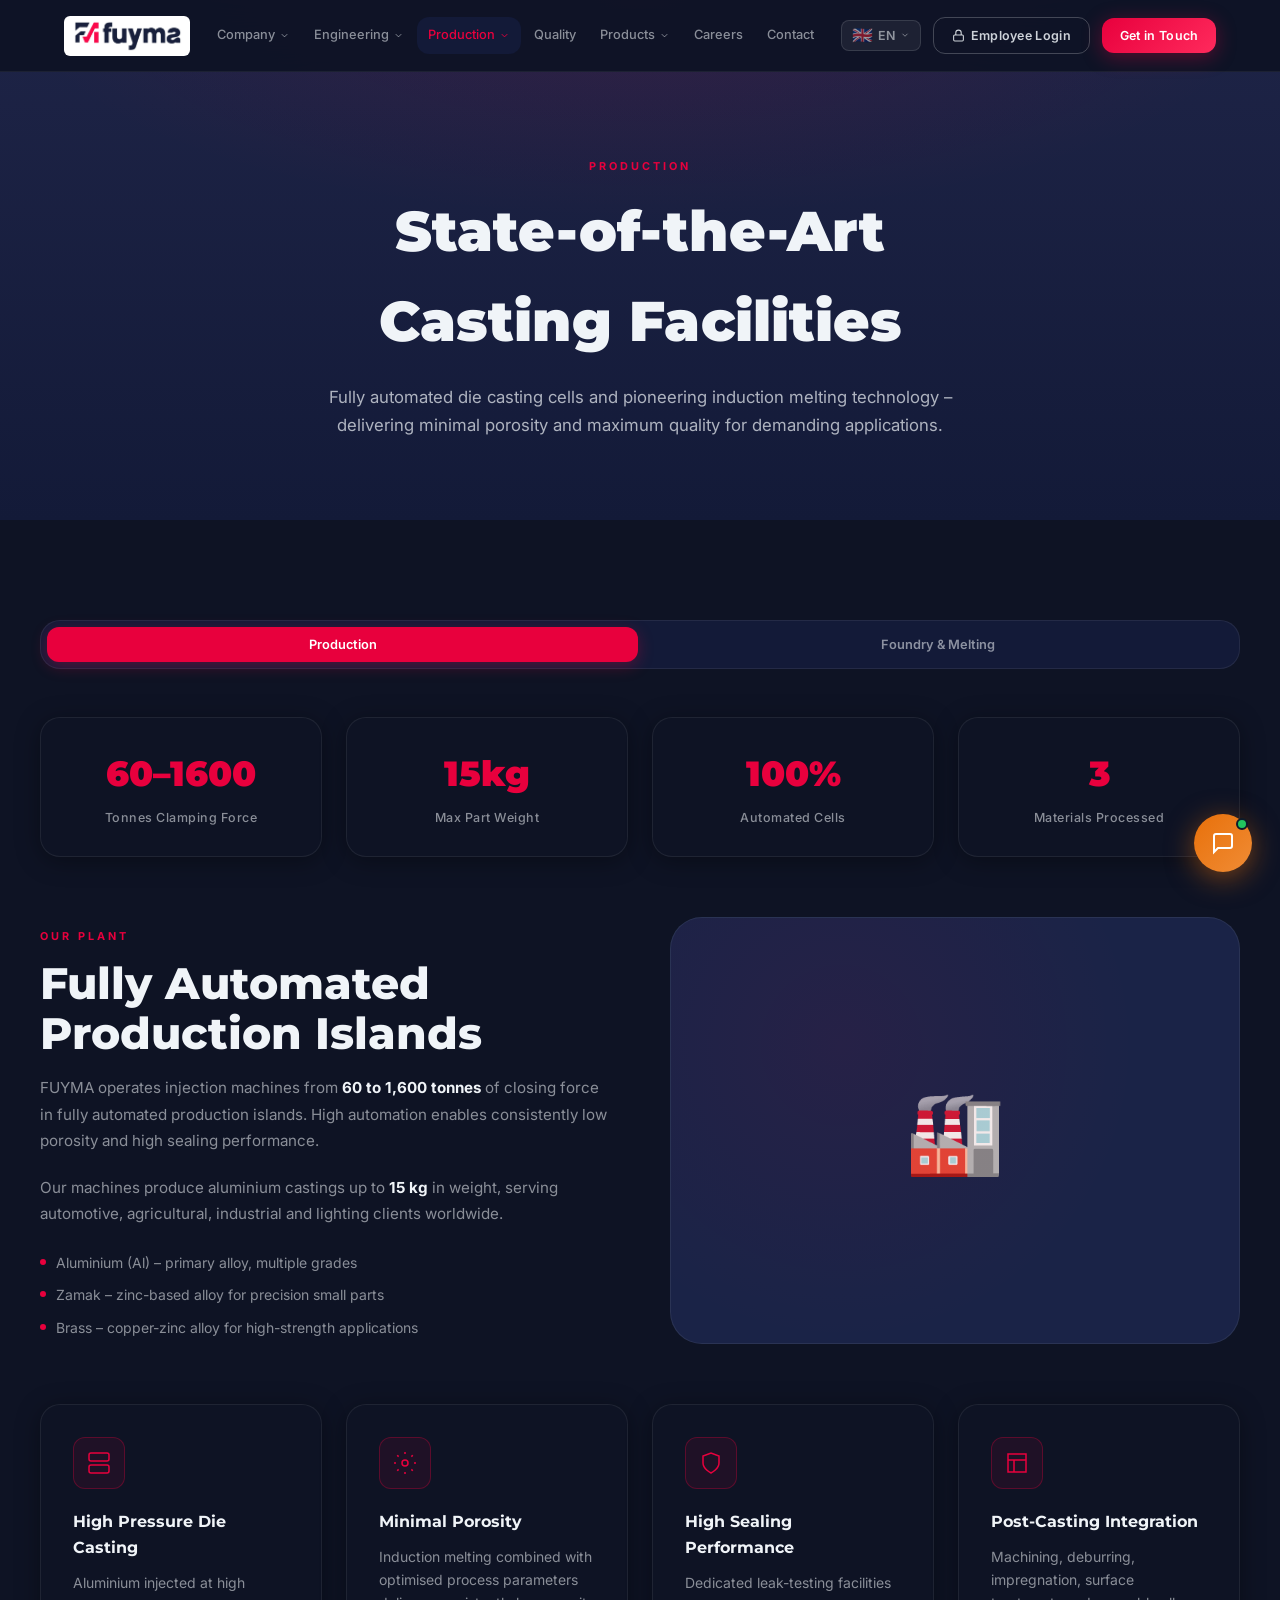
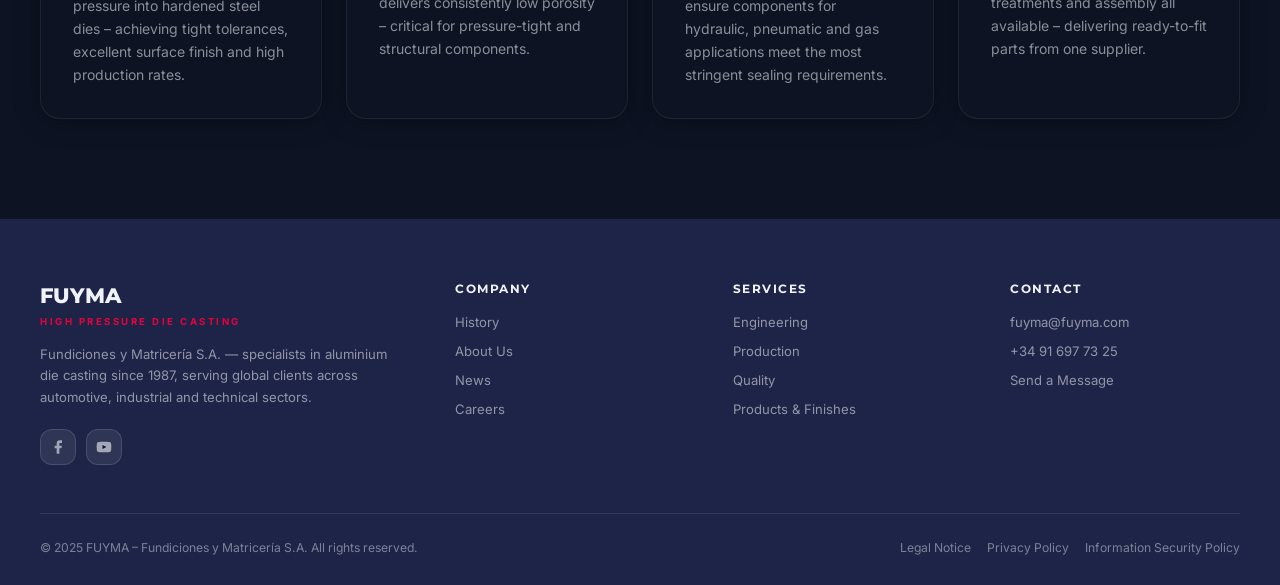
<file: production.html>
<!DOCTYPE html>
<html lang="en">
<head>
  <meta charset="UTF-8">
  <meta name="viewport" content="width=device-width, initial-scale=1.0">
  <title>Production - FUYMA</title>
  <meta name="description" content="FUYMA production: automated die casting cells 60-1600 tonnes, induction melting foundry, parts up to 15kg.">
  <link rel="stylesheet" href="css/style.css?v=3">
</head>
<body>
  <nav class="navbar" id="navbar">
    <div class="nav-container">
      <a href="index.html" class="nav-brand"><img src="images/fuyma-logo.jpg" alt="FUYMA" class="nav-logo"></a>
      <ul class="nav-menu" id="navMenu">
        <li class="nav-item"><a href="about.html" class="nav-link"><span data-i18n="nav.company">Company</span> <svg viewBox="0 0 24 24" fill="none" stroke="currentColor" stroke-width="2"><polyline points="6 9 12 15 18 9"/></svg></a><div class="nav-dropdown"><div class="nav-dropdown-inner"><a href="about.html#history" data-i18n="nav.history">History</a><a href="about.html#presentation" data-i18n="nav.aboutUs">About Us</a><a href="about.html#news" data-i18n="nav.news">News</a></div></div></li>
        <li class="nav-item"><a href="engineering.html" class="nav-link"><span data-i18n="nav.engineering">Engineering</span> <svg viewBox="0 0 24 24" fill="none" stroke="currentColor" stroke-width="2"><polyline points="6 9 12 15 18 9"/></svg></a><div class="nav-dropdown"><div class="nav-dropdown-inner"><a href="engineering.html#design" data-i18n="nav.designTooling">Design &amp; Tooling</a><a href="engineering.html#simulations" data-i18n="nav.simulations">Simulations</a><a href="engineering.html#rd" data-i18n="nav.rd">R&amp;D</a></div></div></li>
        <li class="nav-item"><a href="production.html" class="nav-link active"><span data-i18n="nav.production">Production</span> <svg viewBox="0 0 24 24" fill="none" stroke="currentColor" stroke-width="2"><polyline points="6 9 12 15 18 9"/></svg></a><div class="nav-dropdown"><div class="nav-dropdown-inner"><a href="#production" data-i18n="nav.production">Production</a><a href="#foundry" data-i18n="nav.foundry">Foundry</a></div></div></li>
        <li class="nav-item"><a href="quality.html" class="nav-link" data-i18n="nav.quality">Quality</a></li>
        <li class="nav-item"><a href="products.html" class="nav-link"><span data-i18n="nav.products">Products</span> <svg viewBox="0 0 24 24" fill="none" stroke="currentColor" stroke-width="2"><polyline points="6 9 12 15 18 9"/></svg></a><div class="nav-dropdown"><div class="nav-dropdown-inner"><a href="products.html#products" data-i18n="nav.products">Products</a><a href="products.html#finishes" data-i18n="nav.finishes">Finishes</a></div></div></li>
        <li class="nav-item"><a href="employment.html" class="nav-link" data-i18n="nav.careers">Careers</a></li>
        <li class="nav-item"><a href="contact.html" class="nav-link" data-i18n="nav.contact">Contact</a></li>
      </ul>
      <div class="nav-actions" style="display:flex;align-items:center;gap:12px;flex-shrink:0;"><div class="lang-selector" id="langSelector"><button class="lang-btn" id="langBtn" aria-label="Select language"><span class="lang-flag" id="currentFlag">🇬🇧</span><span id="currentCode">EN</span><svg width="10" height="10" viewBox="0 0 24 24" fill="none" stroke="currentColor" stroke-width="2"><polyline points="6 9 12 15 18 9"/></svg></button><div class="lang-dropdown" id="langDropdown">
            <button class="lang-option active" data-lang="en" data-flag="🇬🇧" data-code="EN">🇬🇧 EN</button>
            <button class="lang-option" data-lang="es" data-flag="🇪🇸" data-code="ES">🇪🇸 ES</button>
            <button class="lang-option" data-lang="de" data-flag="🇩🇪" data-code="DE">🇩🇪 DE</button>
            <button class="lang-option" data-lang="fr" data-flag="🇫🇷" data-code="FR">🇫🇷 FR</button>
          </div></div><a href="training-portal/index.html" class="btn btn-outline" style="padding:8px 18px;font-size:0.78rem;display:flex;align-items:center;gap:6px;"><svg width="13" height="13" viewBox="0 0 24 24" fill="none" stroke="currentColor" stroke-width="2"><rect x="3" y="11" width="18" height="11" rx="2"/><path d="M7 11V7a5 5 0 0 1 10 0v4"/></svg><span data-i18n="nav.employeeLogin">Employee Login</span></a><a href="contact.html" class="btn btn-primary" style="padding:8px 18px;font-size:0.78rem;"><span data-i18n="nav.getInTouch">Get in Touch</span></a><button class="nav-toggle" id="navToggle" aria-label="Menu"><span></span><span></span><span></span></button></div>
    </div>
  </nav>

  <section class="page-hero">
    <div class="page-hero-content">
      <span class="page-hero-label">Production</span>
      <h1 class="page-hero-title">State-of-the-Art Casting Facilities</h1>
      <p class="page-hero-desc">Fully automated die casting cells and pioneering induction melting technology &ndash; delivering minimal porosity and maximum quality for demanding applications.</p>
    </div>
  </section>

  <section class="section">
    <div class="container">
      <div class="tabs">
        <button class="tab-btn active" data-tab="production">Production</button>
        <button class="tab-btn" data-tab="foundry">Foundry &amp; Melting</button>
      </div>

      <div class="tab-content active" id="production">
        <div class="stats-row fade-in" style="margin-bottom:60px;margin-top:0;">
          <div class="stat-block"><div class="stat-number">60&ndash;1600</div><div class="stat-label">Tonnes Clamping Force</div></div>
          <div class="stat-block"><div class="stat-number">15kg</div><div class="stat-label">Max Part Weight</div></div>
          <div class="stat-block"><div class="stat-number">100%</div><div class="stat-label">Automated Cells</div></div>
          <div class="stat-block"><div class="stat-number">3</div><div class="stat-label">Materials Processed</div></div>
        </div>
        <div class="two-col" style="margin-bottom:60px;">
          <div>
            <span class="section-label">Our Plant</span>
            <h2 class="section-title">Fully Automated Production Islands</h2>
            <p style="color:var(--text-muted);font-size:0.95rem;line-height:1.75;margin-bottom:20px;">FUYMA operates injection machines from <strong style="color:var(--text);">60 to 1,600 tonnes</strong> of closing force in fully automated production islands. High automation enables consistently low porosity and high sealing performance.</p>
            <p style="color:var(--text-muted);font-size:0.95rem;line-height:1.75;margin-bottom:24px;">Our machines produce aluminium castings up to <strong style="color:var(--text);">15 kg</strong> in weight, serving automotive, agricultural, industrial and lighting clients worldwide.</p>
            <div class="feature-list">
              <div class="feature-item">Aluminium (Al) &ndash; primary alloy, multiple grades</div>
              <div class="feature-item">Zamak &ndash; zinc-based alloy for precision small parts</div>
              <div class="feature-item">Brass &ndash; copper-zinc alloy for high-strength applications</div>
            </div>
          </div>
          <div class="col-visual">&#127981;</div>
        </div>
        <div class="card-grid">
          <div class="card fade-in"><div class="card-icon"><svg viewBox="0 0 24 24" fill="none" stroke="currentColor" stroke-width="1.5"><rect x="2" y="2" width="20" height="8" rx="2"/><rect x="2" y="14" width="20" height="8" rx="2"/><line x1="6" y1="6" x2="6.01" y2="6"/><line x1="6" y1="18" x2="6.01" y2="18"/></svg></div><h3 class="card-title">High Pressure Die Casting</h3><p class="card-text">Aluminium injected at high pressure into hardened steel dies &ndash; achieving tight tolerances, excellent surface finish and high production rates.</p></div>
          <div class="card fade-in fade-in-delay-1"><div class="card-icon"><svg viewBox="0 0 24 24" fill="none" stroke="currentColor" stroke-width="1.5"><circle cx="12" cy="12" r="3"/><path d="M12 1v2M12 21v2M4.22 4.22l1.42 1.42M18.36 18.36l1.42 1.42M1 12h2M21 12h2M4.22 19.78l1.42-1.42M18.36 5.64l1.42-1.42"/></svg></div><h3 class="card-title">Minimal Porosity</h3><p class="card-text">Induction melting combined with optimised process parameters delivers consistently low porosity &ndash; critical for pressure-tight and structural components.</p></div>
          <div class="card fade-in fade-in-delay-2"><div class="card-icon"><svg viewBox="0 0 24 24" fill="none" stroke="currentColor" stroke-width="1.5"><path d="M12 22s8-4 8-10V5l-8-3-8 3v7c0 6 8 10 8 10z"/></svg></div><h3 class="card-title">High Sealing Performance</h3><p class="card-text">Dedicated leak-testing facilities ensure components for hydraulic, pneumatic and gas applications meet the most stringent sealing requirements.</p></div>
          <div class="card fade-in fade-in-delay-3"><div class="card-icon"><svg viewBox="0 0 24 24" fill="none" stroke="currentColor" stroke-width="1.5"><path d="M3 3h18v18H3z"/><path d="M3 9h18M9 21V9"/></svg></div><h3 class="card-title">Post-Casting Integration</h3><p class="card-text">Machining, deburring, impregnation, surface treatments and assembly all available &ndash; delivering ready-to-fit parts from one supplier.</p></div>
        </div>
      </div>

      <div class="tab-content" id="foundry">
        <div class="two-col" style="margin-bottom:60px;">
          <div class="col-visual">&#128293;</div>
          <div>
            <span class="section-label">Induction Melting</span>
            <h2 class="section-title">Pioneers of Induction Melting in Spain</h2>
            <p style="color:var(--text-muted);font-size:0.95rem;line-height:1.75;margin-bottom:20px;">FUYMA was among the first Spanish die casters to adopt medium-frequency induction melting technology. We are proud to be pioneers in this field.</p>
            <div class="info-box"><div class="info-box-title">Why Induction Melting?</div><p>Induction melting reduces final porosity by delivering cleaner, more homogeneous metal to the die. The result is measurably higher part quality &ndash; with fewer inclusions, lower gas content and more consistent mechanical properties.</p></div>
          </div>
        </div>
        <div class="stats-row fade-in" style="margin-top:0;margin-bottom:60px;">
          <div class="stat-block"><div class="stat-number">450kW</div><div class="stat-label">Furnace Power</div></div>
          <div class="stat-block"><div class="stat-number">860kg</div><div class="stat-label">Melt Capacity</div></div>
          <div class="stat-block"><div class="stat-number">960kg/h</div><div class="stat-label">Production Rate</div></div>
        </div>
        <div class="card-grid">
          <div class="card fade-in"><div class="card-icon"><svg viewBox="0 0 24 24" fill="none" stroke="currentColor" stroke-width="1.5"><path d="M13 2L3 14h9l-1 8 10-12h-9l1-8z"/></svg></div><h3 class="card-title">Reduced Porosity</h3><p class="card-text">Induction melting produces cleaner metal with fewer dissolved gases and inclusions &ndash; directly reducing porosity in the final cast part.</p></div>
          <div class="card fade-in fade-in-delay-1"><div class="card-icon"><svg viewBox="0 0 24 24" fill="none" stroke="currentColor" stroke-width="1.5"><path d="M18 20V10M12 20V4M6 20v-6"/></svg></div><h3 class="card-title">Consistent Quality</h3><p class="card-text">Precise temperature and composition control through induction heating ensures metal quality is consistent across every cycle and shift.</p></div>
          <div class="card fade-in fade-in-delay-2"><div class="card-icon"><svg viewBox="0 0 24 24" fill="none" stroke="currentColor" stroke-width="1.5"><path d="M12 2a10 10 0 1 0 0 20 10 10 0 0 0 0-20z"/><path d="M12 8v4l3 3"/></svg></div><h3 class="card-title">High Throughput</h3><p class="card-text">At 960 kg/hour, our induction furnace supports continuous high-volume production without compromising metal quality.</p></div>
          <div class="card fade-in fade-in-delay-3"><div class="card-icon"><svg viewBox="0 0 24 24" fill="none" stroke="currentColor" stroke-width="1.5"><path d="M12 22s-8-4.5-8-11.8A8 8 0 0 1 12 2a8 8 0 0 1 8 8.2c0 7.3-8 11.8-8 11.8z"/></svg></div><h3 class="card-title">Environmental Benefit</h3><p class="card-text">Induction melting is more energy-efficient and produces less dross than gas-fired alternatives, supporting our ISO 14001 commitments.</p></div>
        </div>
      </div>
    </div>
  </section>

  <footer class="footer">
    <div class="footer-grid">
      <div><div class="footer-brand-name">FUYMA</div><div class="footer-brand-sub">High Pressure Die Casting</div><p class="footer-brand-text"><span data-i18n="footer.tagline">Fundiciones y Matriceria S.A. &ndash; specialists in aluminium die casting since 1987.</span></p><div class="footer-social"><a href="https://www.facebook.com/pages/FUNDICIONES-Y-MATRICERIA-SL-FUYMA/247836575258335" target="_blank" class="footer-social-btn"><svg viewBox="0 0 24 24" fill="currentColor"><path d="M18 2h-3a5 5 0 0 0-5 5v3H7v4h3v8h4v-8h3l1-4h-4V7a1 1 0 0 1 1-1h3z"/></svg></a><a href="http://www.youtube.com/watch?v=iOSKhwzg1Xo" target="_blank" class="footer-social-btn"><svg viewBox="0 0 24 24" fill="currentColor"><path d="M22.54 6.42a2.78 2.78 0 0 0-1.95-1.96C18.88 4 12 4 12 4s-6.88 0-8.59.46A2.78 2.78 0 0 0 1.46 6.42 29 29 0 0 0 1 12a29 29 0 0 0 .46 5.58 2.78 2.78 0 0 0 1.95 1.96C5.12 20 12 20 12 20s6.88 0 8.59-.46a2.78 2.78 0 0 0 1.95-1.96A29 29 0 0 0 23 12a29 29 0 0 0-.46-5.58z"/><polygon points="9.75 15.02 15.5 12 9.75 8.98 9.75 15.02" fill="var(--primary)"/></svg></a></div></div>
      <div><div class="footer-col-title"><span data-i18n="footer.company">Company</span></div><div class="footer-links"><a href="about.html#history" data-i18n="nav.history">History</a><a href="about.html#presentation" data-i18n="nav.aboutUs">About Us</a><a href="about.html#news" data-i18n="nav.news">News</a><a href="employment.html">Careers</a></div></div>
      <div><div class="footer-col-title"><span data-i18n="footer.services">Services</span></div><div class="footer-links"><a href="engineering.html">Engineering</a><a href="production.html">Production</a><a href="quality.html">Quality</a><a href="products.html">Products &amp; Finishes</a></div></div>
      <div><div class="footer-col-title"><span data-i18n="footer.contact">Contact</span></div><div class="footer-links"><a href="mailto:fuyma@fuyma.com">fuyma@fuyma.com</a><a href="tel:+34916977325">+34 91 697 73 25</a><a href="contact.html">Send a Message</a></div></div>
    </div>
    <div class="footer-bottom">
      <p class="footer-bottom-text"><span data-i18n="footer.rights"><span data-i18n="footer.rights">&copy; 2025 FUYMA &ndash; Fundiciones y Matriceria S.A. All rights reserved.</span></span></p>
      <div class="footer-legal"><a href="#"><span data-i18n="footer.legal">Legal Notice</span></a><a href="#"><span data-i18n="footer.privacy">Privacy Policy</span></a><a href="#"><span data-i18n="footer.infosec">Information Security Policy</span></a></div>
    </div>
  </footer>
  <script src="js/translations.js"></script>
  <script src="js/main.js"></script>
  <script src="js/chatbot.js"></script>

</body>
</html>
</file>
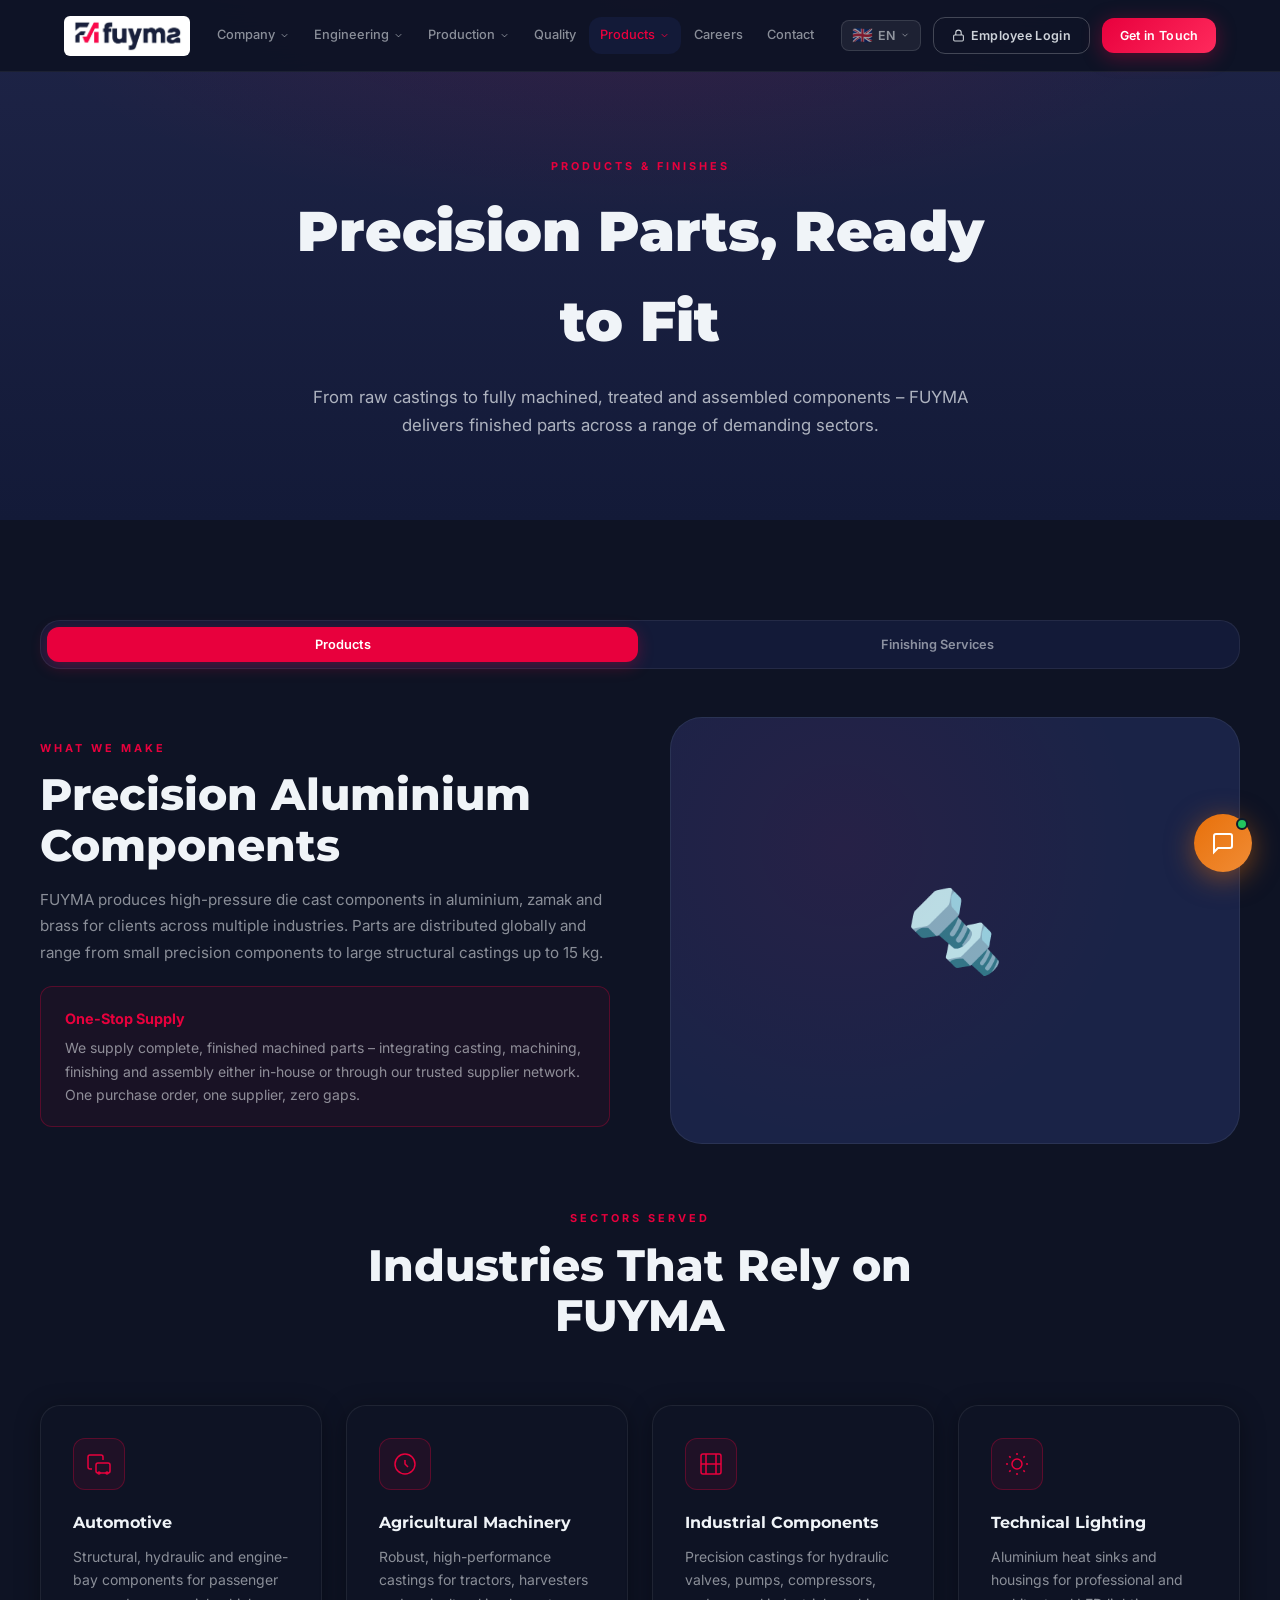
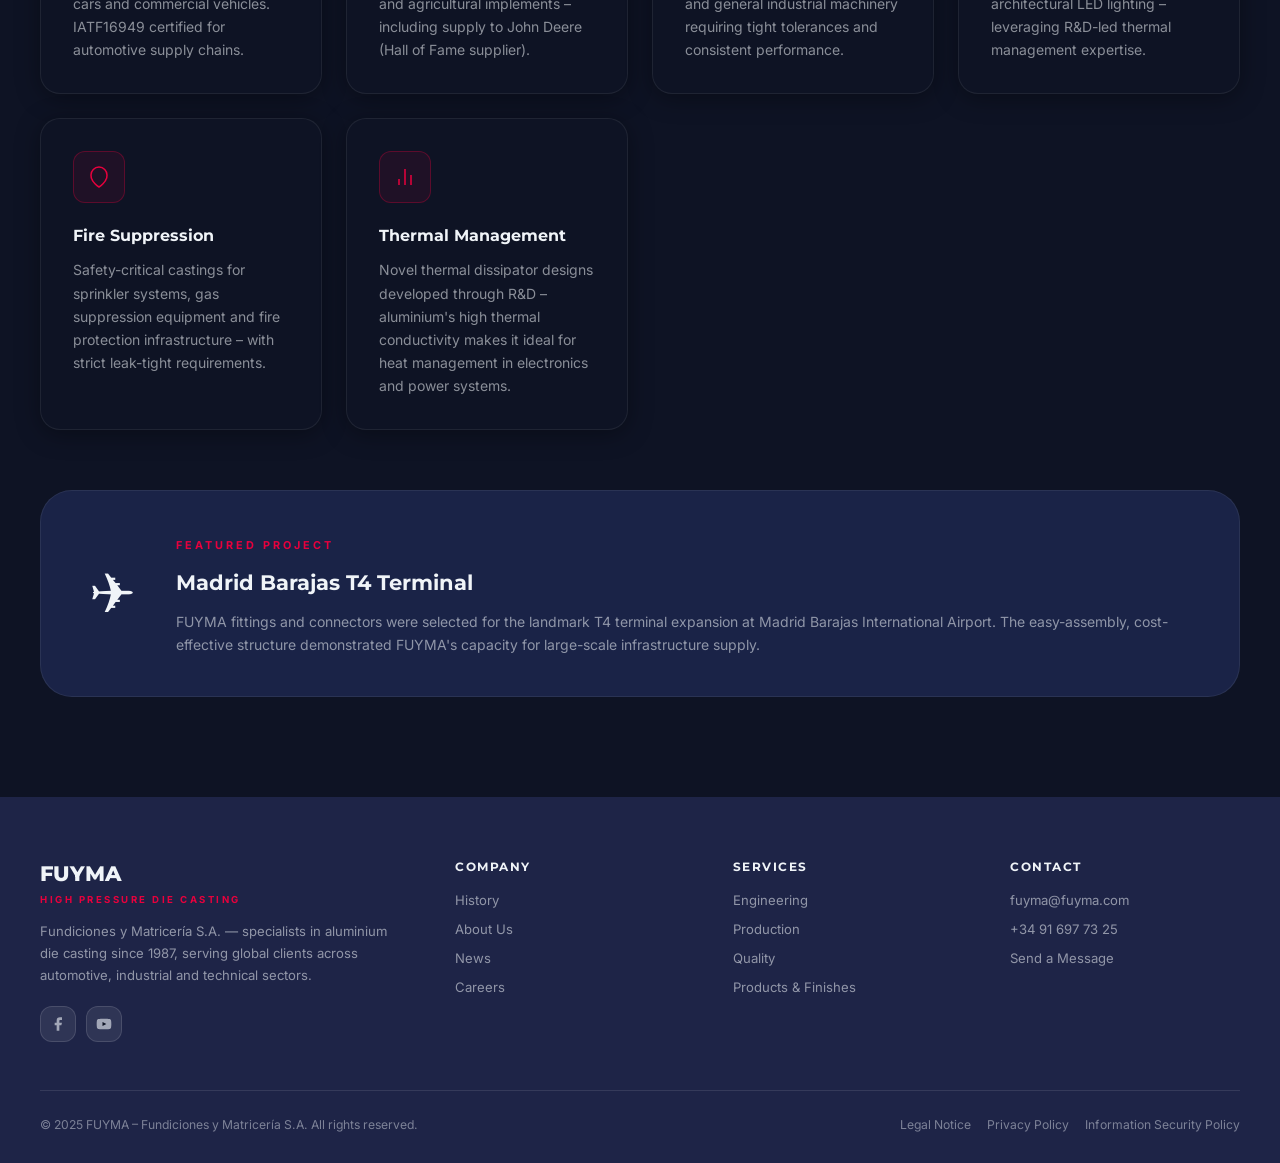
<file: products.html>
<!DOCTYPE html>
<html lang="en">
<head>
  <meta charset="UTF-8">
  <meta name="viewport" content="width=device-width, initial-scale=1.0">
  <title>Products &amp; Finishes &ndash; FUYMA</title>
  <meta name="description" content="FUYMA products: aluminium die castings for automotive, industrial and lighting sectors. Full finishing services including machining, painting, cataphoresis and assembly.">
  <link rel="stylesheet" href="css/style.css?v=3">
</head>
<body>
  <nav class="navbar" id="navbar">
    <div class="nav-container">
      <a href="index.html" class="nav-brand"><img src="images/fuyma-logo.jpg" alt="FUYMA" class="nav-logo"></a>
      <ul class="nav-menu" id="navMenu">
        <li class="nav-item"><a href="about.html" class="nav-link"><span data-i18n="nav.company">Company</span> <svg viewBox="0 0 24 24" fill="none" stroke="currentColor" stroke-width="2"><polyline points="6 9 12 15 18 9"/></svg></a><div class="nav-dropdown"><div class="nav-dropdown-inner"><a href="about.html#history" data-i18n="nav.history">History</a><a href="about.html#presentation" data-i18n="nav.aboutUs">About Us</a><a href="about.html#news" data-i18n="nav.news">News</a></div></div></li>
        <li class="nav-item"><a href="engineering.html" class="nav-link"><span data-i18n="nav.engineering">Engineering</span> <svg viewBox="0 0 24 24" fill="none" stroke="currentColor" stroke-width="2"><polyline points="6 9 12 15 18 9"/></svg></a><div class="nav-dropdown"><div class="nav-dropdown-inner"><a href="engineering.html#design" data-i18n="nav.designTooling">Design &amp; Tooling</a><a href="engineering.html#simulations" data-i18n="nav.simulations">Simulations</a><a href="engineering.html#rd" data-i18n="nav.rd">R&amp;D</a></div></div></li>
        <li class="nav-item"><a href="production.html" class="nav-link"><span data-i18n="nav.production">Production</span> <svg viewBox="0 0 24 24" fill="none" stroke="currentColor" stroke-width="2"><polyline points="6 9 12 15 18 9"/></svg></a><div class="nav-dropdown"><div class="nav-dropdown-inner"><a href="production.html#production" data-i18n="nav.production">Production</a><a href="production.html#foundry" data-i18n="nav.foundry">Foundry</a></div></div></li>
        <li class="nav-item"><a href="quality.html" class="nav-link" data-i18n="nav.quality">Quality</a></li>
        <li class="nav-item"><a href="products.html" class="nav-link active"><span data-i18n="nav.products">Products</span> <svg viewBox="0 0 24 24" fill="none" stroke="currentColor" stroke-width="2"><polyline points="6 9 12 15 18 9"/></svg></a><div class="nav-dropdown"><div class="nav-dropdown-inner"><a href="products.html#products" data-i18n="nav.products">Products</a><a href="products.html#finishes" data-i18n="nav.finishes">Finishes</a></div></div></li>
        <li class="nav-item"><a href="employment.html" class="nav-link" data-i18n="nav.careers">Careers</a></li>
        <li class="nav-item"><a href="contact.html" class="nav-link" data-i18n="nav.contact">Contact</a></li>
      </ul>
      <div class="nav-actions" style="display:flex;align-items:center;gap:12px;flex-shrink:0;"><div class="lang-selector" id="langSelector"><button class="lang-btn" id="langBtn" aria-label="Select language"><span class="lang-flag" id="currentFlag">🇬🇧</span><span id="currentCode">EN</span><svg width="10" height="10" viewBox="0 0 24 24" fill="none" stroke="currentColor" stroke-width="2"><polyline points="6 9 12 15 18 9"/></svg></button><div class="lang-dropdown" id="langDropdown">
            <button class="lang-option active" data-lang="en" data-flag="🇬🇧" data-code="EN">🇬🇧 EN</button>
            <button class="lang-option" data-lang="es" data-flag="🇪🇸" data-code="ES">🇪🇸 ES</button>
            <button class="lang-option" data-lang="de" data-flag="🇩🇪" data-code="DE">🇩🇪 DE</button>
            <button class="lang-option" data-lang="fr" data-flag="🇫🇷" data-code="FR">🇫🇷 FR</button>
          </div></div><a href="training-portal/index.html" class="btn btn-outline" style="padding:8px 18px;font-size:0.78rem;display:flex;align-items:center;gap:6px;"><svg width="13" height="13" viewBox="0 0 24 24" fill="none" stroke="currentColor" stroke-width="2"><rect x="3" y="11" width="18" height="11" rx="2"/><path d="M7 11V7a5 5 0 0 1 10 0v4"/></svg><span data-i18n="nav.employeeLogin">Employee Login</span></a><a href="contact.html" class="btn btn-primary" style="padding:8px 18px;font-size:0.78rem;"><span data-i18n="nav.getInTouch">Get in Touch</span></a><button class="nav-toggle" id="navToggle" aria-label="Menu"><span></span><span></span><span></span></button></div>
    </div>
  </nav>

  <section class="page-hero">
    <div class="page-hero-content">
      <span class="page-hero-label">Products &amp; Finishes</span>
      <h1 class="page-hero-title">Precision Parts, Ready to Fit</h1>
      <p class="page-hero-desc">From raw castings to fully machined, treated and assembled components &ndash; FUYMA delivers finished parts across a range of demanding sectors.</p>
    </div>
  </section>

  <section class="section">
    <div class="container">
      <div class="tabs">
        <button class="tab-btn active" data-tab="products">Products</button>
        <button class="tab-btn" data-tab="finishes">Finishing Services</button>
      </div>

      <div class="tab-content active" id="products">
        <div class="two-col" style="margin-bottom:60px;">
          <div>
            <span class="section-label">What We Make</span>
            <h2 class="section-title">Precision Aluminium Components</h2>
            <p style="color:var(--text-muted);font-size:0.95rem;line-height:1.75;margin-bottom:20px;">FUYMA produces high-pressure die cast components in aluminium, zamak and brass for clients across multiple industries. Parts are distributed globally and range from small precision components to large structural castings up to 15 kg.</p>
            <div class="info-box">
              <div class="info-box-title">One-Stop Supply</div>
              <p>We supply complete, finished machined parts &ndash; integrating casting, machining, finishing and assembly either in-house or through our trusted supplier network. One purchase order, one supplier, zero gaps.</p>
            </div>
          </div>
          <div class="col-visual">&#128297;</div>
        </div>

        <div class="section-header">
          <span class="section-label">Sectors Served</span>
          <h2 class="section-title">Industries That Rely on FUYMA</h2>
        </div>
        <div class="card-grid" style="margin-bottom:60px;">
          <div class="card fade-in"><div class="card-icon"><svg viewBox="0 0 24 24" fill="none" stroke="currentColor" stroke-width="1.5"><path d="M5 17H3a2 2 0 0 1-2-2V5a2 2 0 0 1 2-2h11a2 2 0 0 1 2 2v3"/><rect x="9" y="11" width="14" height="10" rx="2"/><circle cx="12" cy="21" r="1"/><circle cx="20" cy="21" r="1"/></svg></div><h3 class="card-title">Automotive</h3><p class="card-text">Structural, hydraulic and engine-bay components for passenger cars and commercial vehicles. IATF16949 certified for automotive supply chains.</p></div>
          <div class="card fade-in fade-in-delay-1"><div class="card-icon"><svg viewBox="0 0 24 24" fill="none" stroke="currentColor" stroke-width="1.5"><path d="M12 2a10 10 0 1 0 0 20 10 10 0 0 0 0-20z"/><path d="M12 8v4l3 3"/></svg></div><h3 class="card-title">Agricultural Machinery</h3><p class="card-text">Robust, high-performance castings for tractors, harvesters and agricultural implements &ndash; including supply to John Deere (Hall of Fame supplier).</p></div>
          <div class="card fade-in fade-in-delay-2"><div class="card-icon"><svg viewBox="0 0 24 24" fill="none" stroke="currentColor" stroke-width="1.5"><rect x="2" y="2" width="20" height="20" rx="2"/><path d="M7 2v20M17 2v20M2 12h20"/></svg></div><h3 class="card-title">Industrial Components</h3><p class="card-text">Precision castings for hydraulic valves, pumps, compressors, and general industrial machinery requiring tight tolerances and consistent performance.</p></div>
          <div class="card fade-in fade-in-delay-3"><div class="card-icon"><svg viewBox="0 0 24 24" fill="none" stroke="currentColor" stroke-width="1.5"><circle cx="12" cy="12" r="5"/><path d="M12 1v2M12 21v2M4.22 4.22l1.42 1.42M18.36 18.36l1.42 1.42M1 12h2M21 12h2M4.22 19.78l1.42-1.42M18.36 5.64l1.42-1.42"/></svg></div><h3 class="card-title">Technical Lighting</h3><p class="card-text">Aluminium heat sinks and housings for professional and architectural LED lighting &ndash; leveraging R&amp;D-led thermal management expertise.</p></div>
          <div class="card fade-in"><div class="card-icon"><svg viewBox="0 0 24 24" fill="none" stroke="currentColor" stroke-width="1.5"><path d="M12 22s-8-4.5-8-11.8A8 8 0 0 1 12 2a8 8 0 0 1 8 8.2c0 7.3-8 11.8-8 11.8z"/></svg></div><h3 class="card-title">Fire Suppression</h3><p class="card-text">Safety-critical castings for sprinkler systems, gas suppression equipment and fire protection infrastructure &ndash; with strict leak-tight requirements.</p></div>
          <div class="card fade-in fade-in-delay-1"><div class="card-icon"><svg viewBox="0 0 24 24" fill="none" stroke="currentColor" stroke-width="1.5"><path d="M18 20V10M12 20V4M6 20v-6"/></svg></div><h3 class="card-title">Thermal Management</h3><p class="card-text">Novel thermal dissipator designs developed through R&amp;D &ndash; aluminium's high thermal conductivity makes it ideal for heat management in electronics and power systems.</p></div>
        </div>

        <div style="background:var(--surface-2);border:1px solid var(--border);border-radius:var(--radius-xl);padding:40px 48px;display:flex;gap:40px;align-items:center;flex-wrap:wrap;" class="fade-in">
          <div style="font-size:3.5rem;flex-shrink:0;">&#9992;</div>
          <div style="flex:1;min-width:240px;">
            <span class="section-label">Featured Project</span>
            <h3 style="font-family:var(--font-heading);font-size:1.3rem;font-weight:700;color:var(--text);margin-bottom:10px;">Madrid Barajas T4 Terminal</h3>
            <p style="font-size:0.875rem;color:var(--text-muted);line-height:1.65;">FUYMA fittings and connectors were selected for the landmark T4 terminal expansion at Madrid Barajas International Airport. The easy-assembly, cost-effective structure demonstrated FUYMA's capacity for large-scale infrastructure supply.</p>
          </div>
        </div>
      </div>

      <div class="tab-content" id="finishes">
        <div class="two-col" style="margin-bottom:60px;">
          <div class="col-visual">&#127912;</div>
          <div>
            <span class="section-label">Finishing Services</span>
            <h2 class="section-title">Complete Parts from a Single Source</h2>
            <p style="color:var(--text-muted);font-size:0.95rem;line-height:1.75;margin-bottom:20px;">We integrate machining and finishing operations &ndash; either in-house or through our trusted supplier network &ndash; delivering complete, ready-to-assemble parts to your dock. Fewer suppliers, simpler logistics, better control.</p>
            <div class="info-box">
              <div class="info-box-title">Any Surface Treatment</div>
              <p>We coordinate the full range of standard and specialised surface treatments through our qualified supplier network, acting as a single point of contact for your finished component supply.</p>
            </div>
          </div>
        </div>

        <div class="section-header">
          <span class="section-label">Available Treatments</span>
          <h2 class="section-title">Our Finishing Capabilities</h2>
        </div>
        <div class="finishes-grid fade-in">
          <div class="finish-item"><div class="finish-num">01</div><div class="finish-name">CNC Machining</div></div>
          <div class="finish-item"><div class="finish-num">02</div><div class="finish-name">Vacuum Impregnation</div></div>
          <div class="finish-item"><div class="finish-num">03</div><div class="finish-name">Cataphoresis (E-Coat)</div></div>
          <div class="finish-item"><div class="finish-num">04</div><div class="finish-name">Painting &amp; Powder Coating</div></div>
          <div class="finish-item"><div class="finish-num">05</div><div class="finish-name">Sub-Assembly &amp; Assembly</div></div>
          <div class="finish-item"><div class="finish-num">06</div><div class="finish-name">Chrome Plating</div></div>
          <div class="finish-item"><div class="finish-num">07</div><div class="finish-name">Shot Blasting</div></div>
          <div class="finish-item"><div class="finish-num">08</div><div class="finish-name">Vibratory Finishing</div></div>
          <div class="finish-item"><div class="finish-num">09</div><div class="finish-name">Prototyping</div></div>
          <div class="finish-item"><div class="finish-num">10</div><div class="finish-name">Leak Testing</div></div>
        </div>

        <div class="divider"></div>

        <div class="card-grid">
          <div class="card fade-in"><div class="card-icon"><svg viewBox="0 0 24 24" fill="none" stroke="currentColor" stroke-width="1.5"><path d="M14.7 6.3a1 1 0 0 0 0 1.4l1.6 1.6a1 1 0 0 0 1.4 0l3.77-3.77a6 6 0 0 1-7.94 7.94l-6.91 6.91a2.12 2.12 0 0 1-3-3l6.91-6.91a6 6 0 0 1 7.94-7.94l-3.76 3.76z"/></svg></div><h3 class="card-title">Precision CNC Machining</h3><p class="card-text">Post-cast machining of bores, threads, mating faces and precision surfaces &ndash; in-house capability ensures dimensional control and fast turnaround.</p></div>
          <div class="card fade-in fade-in-delay-1"><div class="card-icon"><svg viewBox="0 0 24 24" fill="none" stroke="currentColor" stroke-width="1.5"><path d="M12 2a5 5 0 1 0 0 10 5 5 0 0 0 0-10zm0 0v10M2 12a10 10 0 0 0 10 10"/></svg></div><h3 class="card-title">Vacuum Impregnation</h3><p class="card-text">Seals micro-porosity in castings to achieve pressure-tight components &ndash; essential for hydraulic, pneumatic and fluid-handling applications.</p></div>
          <div class="card fade-in fade-in-delay-2"><div class="card-icon"><svg viewBox="0 0 24 24" fill="none" stroke="currentColor" stroke-width="1.5"><rect x="2" y="3" width="20" height="14" rx="2"/><line x1="8" y1="21" x2="16" y2="21"/><line x1="12" y1="17" x2="12" y2="21"/></svg></div><h3 class="card-title">Surface Coatings</h3><p class="card-text">Cataphoresis, painting, chrome plating and powder coating for corrosion protection, decorative finish or functional surface properties.</p></div>
        </div>
      </div>
    </div>
  </section>

  <footer class="footer">
    <div class="footer-grid">
      <div><div class="footer-brand-name">FUYMA</div><div class="footer-brand-sub">High Pressure Die Casting</div><p class="footer-brand-text"><span data-i18n="footer.tagline">Fundiciones y Matriceria S.A. &ndash; specialists in aluminium die casting since 1987.</span></p><div class="footer-social"><a href="https://www.facebook.com/pages/FUNDICIONES-Y-MATRICERIA-SL-FUYMA/247836575258335" target="_blank" class="footer-social-btn"><svg viewBox="0 0 24 24" fill="currentColor"><path d="M18 2h-3a5 5 0 0 0-5 5v3H7v4h3v8h4v-8h3l1-4h-4V7a1 1 0 0 1 1-1h3z"/></svg></a><a href="http://www.youtube.com/watch?v=iOSKhwzg1Xo" target="_blank" class="footer-social-btn"><svg viewBox="0 0 24 24" fill="currentColor"><path d="M22.54 6.42a2.78 2.78 0 0 0-1.95-1.96C18.88 4 12 4 12 4s-6.88 0-8.59.46A2.78 2.78 0 0 0 1.46 6.42 29 29 0 0 0 1 12a29 29 0 0 0 .46 5.58 2.78 2.78 0 0 0 1.95 1.96C5.12 20 12 20 12 20s6.88 0 8.59-.46a2.78 2.78 0 0 0 1.95-1.96A29 29 0 0 0 23 12a29 29 0 0 0-.46-5.58z"/><polygon points="9.75 15.02 15.5 12 9.75 8.98 9.75 15.02" fill="var(--primary)"/></svg></a></div></div>
      <div><div class="footer-col-title"><span data-i18n="footer.company">Company</span></div><div class="footer-links"><a href="about.html#history" data-i18n="nav.history">History</a><a href="about.html#presentation" data-i18n="nav.aboutUs">About Us</a><a href="about.html#news" data-i18n="nav.news">News</a><a href="employment.html">Careers</a></div></div>
      <div><div class="footer-col-title"><span data-i18n="footer.services">Services</span></div><div class="footer-links"><a href="engineering.html">Engineering</a><a href="production.html">Production</a><a href="quality.html">Quality</a><a href="products.html">Products &amp; Finishes</a></div></div>
      <div><div class="footer-col-title"><span data-i18n="footer.contact">Contact</span></div><div class="footer-links"><a href="mailto:fuyma@fuyma.com">fuyma@fuyma.com</a><a href="tel:+34916977325">+34 91 697 73 25</a><a href="contact.html">Send a Message</a></div></div>
    </div>
    <div class="footer-bottom">
      <p class="footer-bottom-text"><span data-i18n="footer.rights">&copy; 2025 FUYMA &ndash; Fundiciones y Matricer&iacute;a S.A. All rights reserved.</span></p>
      <div class="footer-legal"><a href="#"><span data-i18n="footer.legal">Legal Notice</span></a><a href="#"><span data-i18n="footer.privacy">Privacy Policy</span></a><a href="#"><span data-i18n="footer.infosec">Information Security Policy</span></a></div>
    </div>
  </footer>
  <script src="js/translations.js"></script>
  <script src="js/main.js"></script>
  <script src="js/chatbot.js"></script>

</body>
</html>
</file>
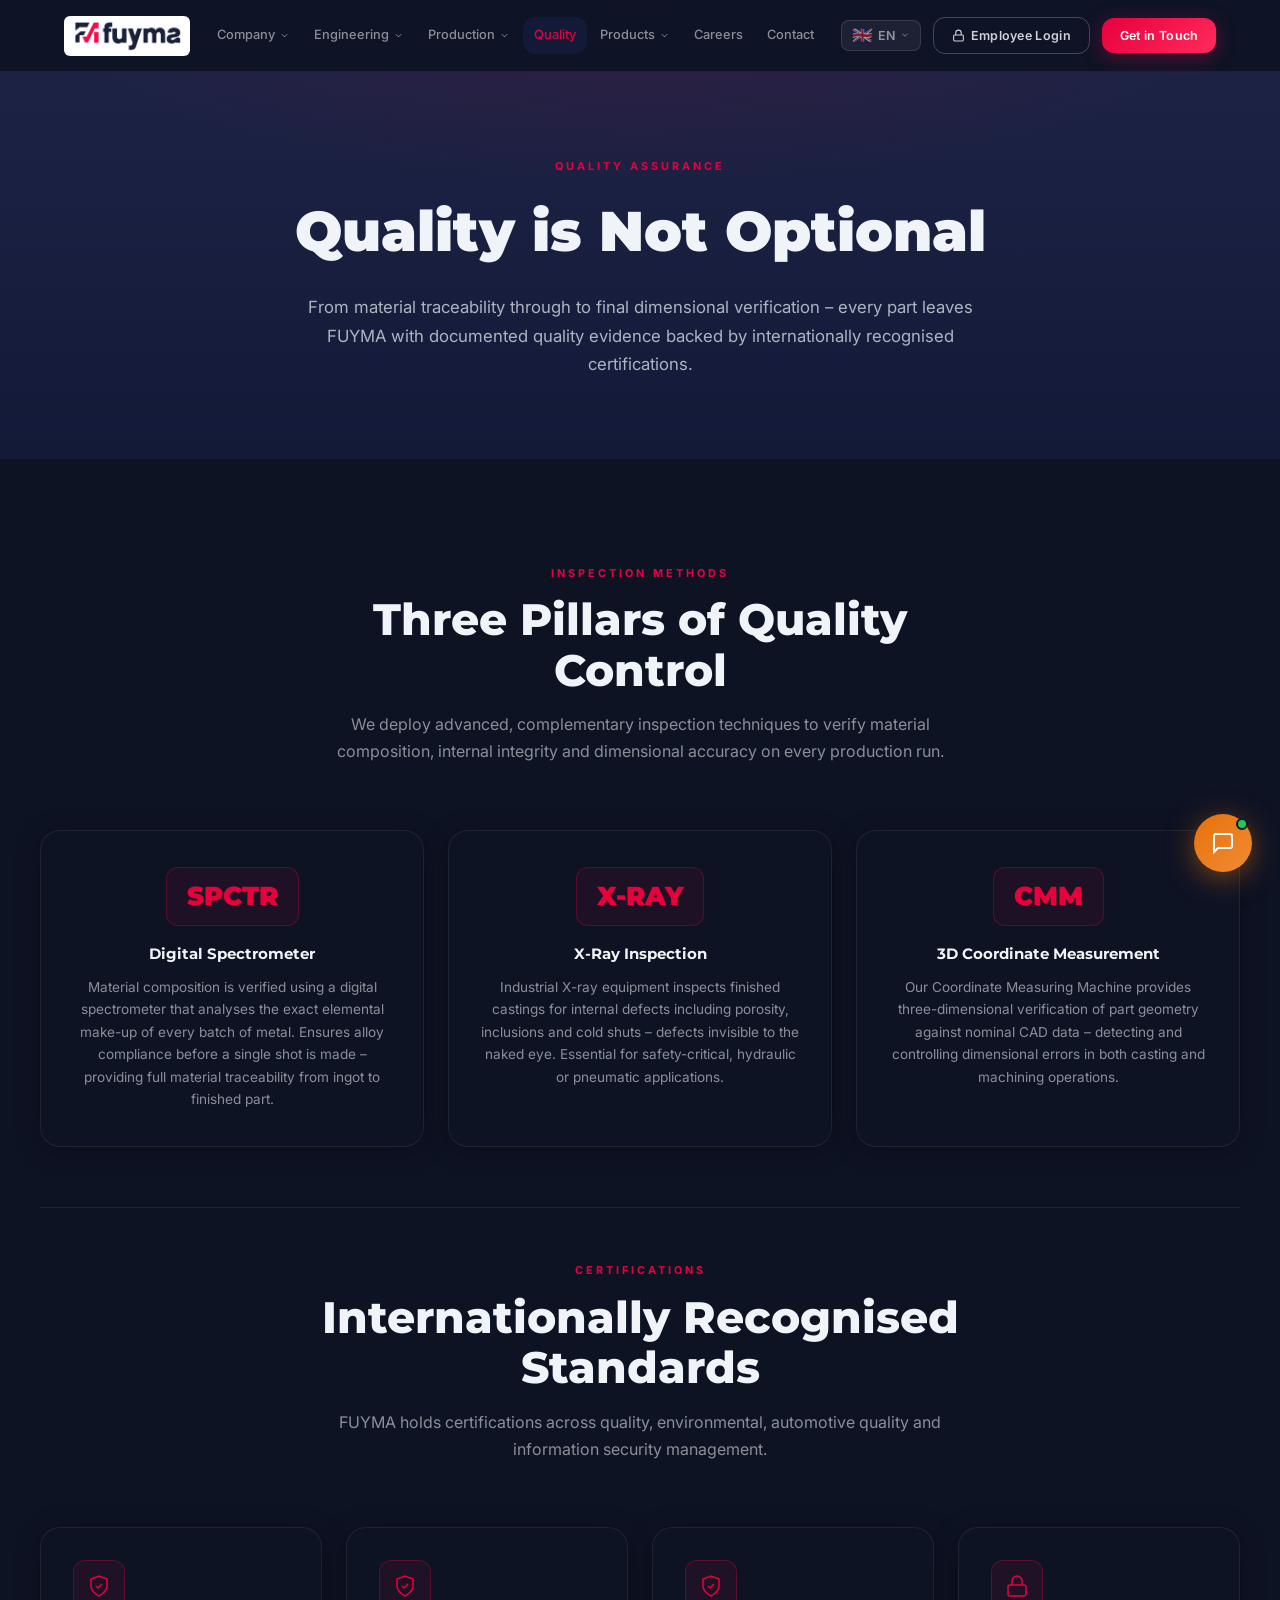
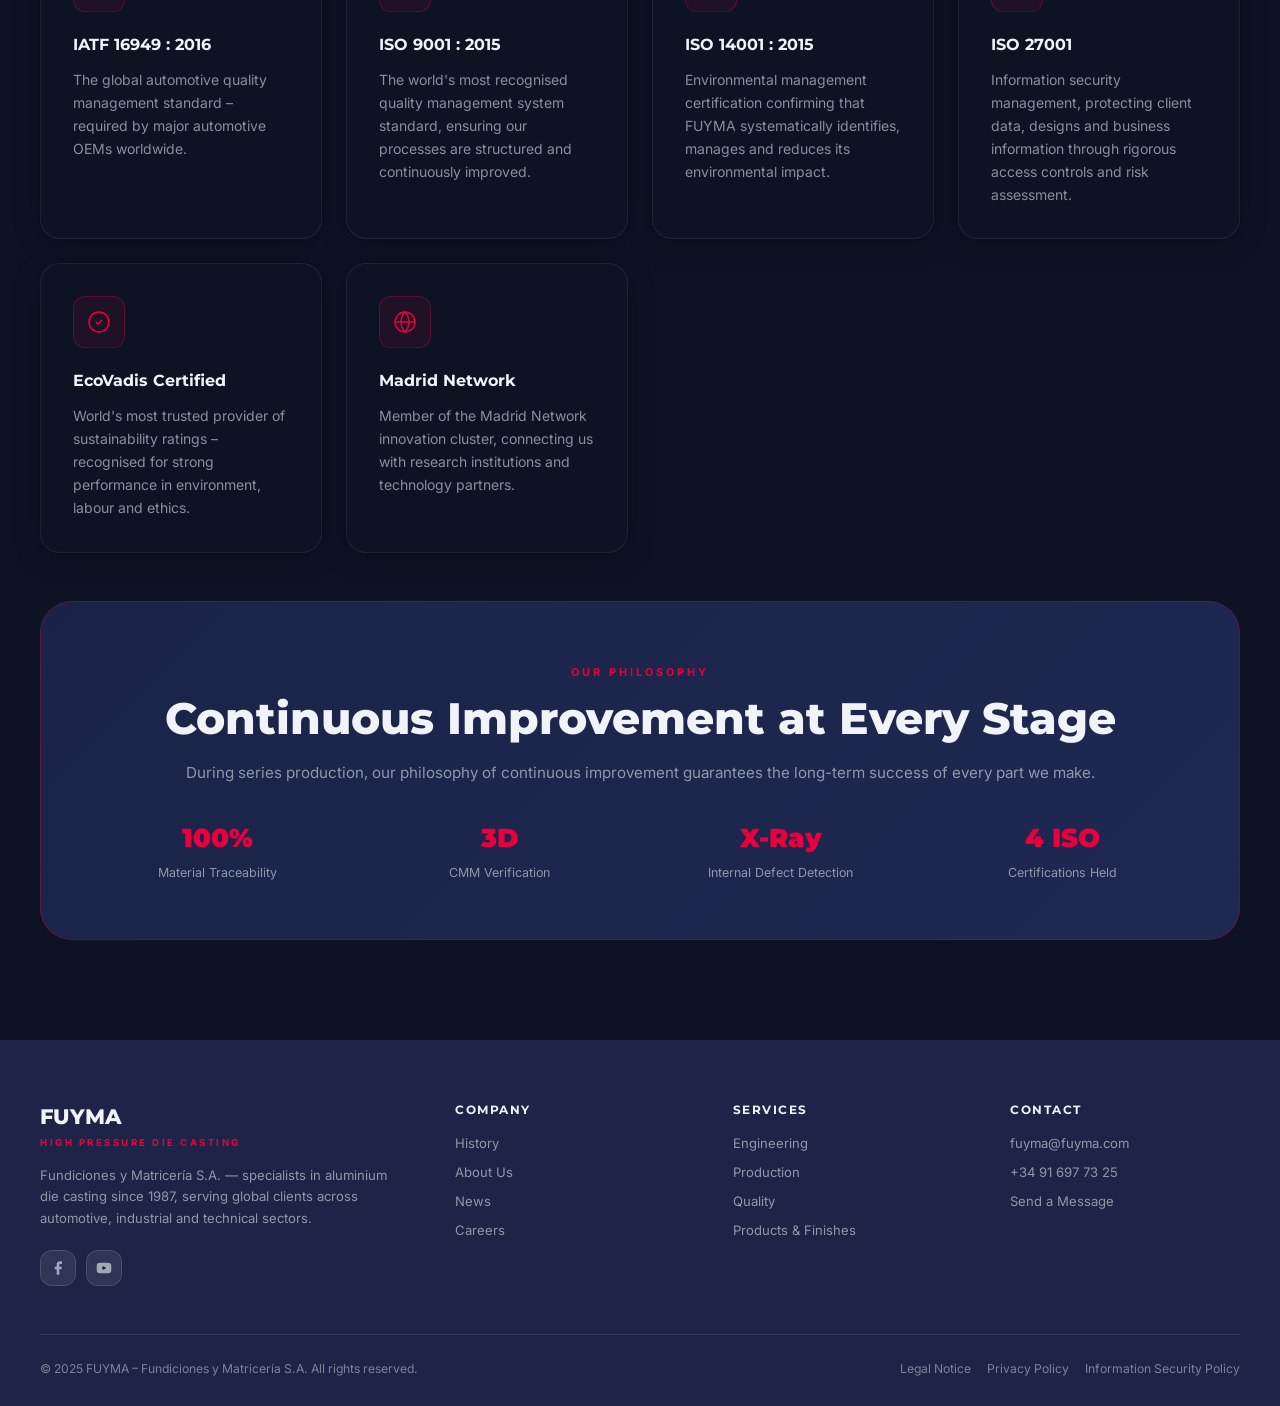
<file: quality.html>
<!DOCTYPE html>
<html lang="en">
<head>
  <meta charset="UTF-8">
  <meta name="viewport" content="width=device-width, initial-scale=1.0">
  <title>Quality - FUYMA</title>
  <meta name="description" content="FUYMA quality: spectrometer, X-ray inspection, CMM measurement. Certified IATF16949, ISO9001, ISO14001, ISO27001.">
  <link rel="stylesheet" href="css/style.css?v=3">
</head>
<body>
  <nav class="navbar" id="navbar">
    <div class="nav-container">
      <a href="index.html" class="nav-brand"><img src="images/fuyma-logo.jpg" alt="FUYMA" class="nav-logo"></a>
      <ul class="nav-menu" id="navMenu">
        <li class="nav-item"><a href="about.html" class="nav-link"><span data-i18n="nav.company">Company</span> <svg viewBox="0 0 24 24" fill="none" stroke="currentColor" stroke-width="2"><polyline points="6 9 12 15 18 9"/></svg></a><div class="nav-dropdown"><div class="nav-dropdown-inner"><a href="about.html#history" data-i18n="nav.history">History</a><a href="about.html#presentation" data-i18n="nav.aboutUs">About Us</a><a href="about.html#news" data-i18n="nav.news">News</a></div></div></li>
        <li class="nav-item"><a href="engineering.html" class="nav-link"><span data-i18n="nav.engineering">Engineering</span> <svg viewBox="0 0 24 24" fill="none" stroke="currentColor" stroke-width="2"><polyline points="6 9 12 15 18 9"/></svg></a><div class="nav-dropdown"><div class="nav-dropdown-inner"><a href="engineering.html#design" data-i18n="nav.designTooling">Design &amp; Tooling</a><a href="engineering.html#simulations" data-i18n="nav.simulations">Simulations</a><a href="engineering.html#rd" data-i18n="nav.rd">R&amp;D</a></div></div></li>
        <li class="nav-item"><a href="production.html" class="nav-link"><span data-i18n="nav.production">Production</span> <svg viewBox="0 0 24 24" fill="none" stroke="currentColor" stroke-width="2"><polyline points="6 9 12 15 18 9"/></svg></a><div class="nav-dropdown"><div class="nav-dropdown-inner"><a href="production.html#production" data-i18n="nav.production">Production</a><a href="production.html#foundry" data-i18n="nav.foundry">Foundry</a></div></div></li>
        <li class="nav-item"><a href="quality.html" class="nav-link active" data-i18n="nav.quality">Quality</a></li>
        <li class="nav-item"><a href="products.html" class="nav-link"><span data-i18n="nav.products">Products</span> <svg viewBox="0 0 24 24" fill="none" stroke="currentColor" stroke-width="2"><polyline points="6 9 12 15 18 9"/></svg></a><div class="nav-dropdown"><div class="nav-dropdown-inner"><a href="products.html#products" data-i18n="nav.products">Products</a><a href="products.html#finishes" data-i18n="nav.finishes">Finishes</a></div></div></li>
        <li class="nav-item"><a href="employment.html" class="nav-link" data-i18n="nav.careers">Careers</a></li>
        <li class="nav-item"><a href="contact.html" class="nav-link" data-i18n="nav.contact">Contact</a></li>
      </ul>
      <div class="nav-actions" style="display:flex;align-items:center;gap:12px;flex-shrink:0;"><div class="lang-selector" id="langSelector"><button class="lang-btn" id="langBtn" aria-label="Select language"><span class="lang-flag" id="currentFlag">🇬🇧</span><span id="currentCode">EN</span><svg width="10" height="10" viewBox="0 0 24 24" fill="none" stroke="currentColor" stroke-width="2"><polyline points="6 9 12 15 18 9"/></svg></button><div class="lang-dropdown" id="langDropdown">
            <button class="lang-option active" data-lang="en" data-flag="🇬🇧" data-code="EN">🇬🇧 EN</button>
            <button class="lang-option" data-lang="es" data-flag="🇪🇸" data-code="ES">🇪🇸 ES</button>
            <button class="lang-option" data-lang="de" data-flag="🇩🇪" data-code="DE">🇩🇪 DE</button>
            <button class="lang-option" data-lang="fr" data-flag="🇫🇷" data-code="FR">🇫🇷 FR</button>
          </div></div><a href="training-portal/index.html" class="btn btn-outline" style="padding:8px 18px;font-size:0.78rem;display:flex;align-items:center;gap:6px;"><svg width="13" height="13" viewBox="0 0 24 24" fill="none" stroke="currentColor" stroke-width="2"><rect x="3" y="11" width="18" height="11" rx="2"/><path d="M7 11V7a5 5 0 0 1 10 0v4"/></svg><span data-i18n="nav.employeeLogin">Employee Login</span></a><a href="contact.html" class="btn btn-primary" style="padding:8px 18px;font-size:0.78rem;"><span data-i18n="nav.getInTouch">Get in Touch</span></a><button class="nav-toggle" id="navToggle" aria-label="Menu"><span></span><span></span><span></span></button></div>
    </div>
  </nav>

  <section class="page-hero">
    <div class="page-hero-content">
      <span class="page-hero-label">Quality Assurance</span>
      <h1 class="page-hero-title">Quality is Not Optional</h1>
      <p class="page-hero-desc">From material traceability through to final dimensional verification &ndash; every part leaves FUYMA with documented quality evidence backed by internationally recognised certifications.</p>
    </div>
  </section>

  <section class="section">
    <div class="container">
      <div class="section-header fade-in">
        <span class="section-label">Inspection Methods</span>
        <h2 class="section-title">Three Pillars of Quality Control</h2>
        <p class="section-desc">We deploy advanced, complementary inspection techniques to verify material composition, internal integrity and dimensional accuracy on every production run.</p>
      </div>
      <div class="quality-methods">
        <div class="quality-method fade-in"><div class="quality-method-abbr">SPCTR</div><h3 class="quality-method-title">Digital Spectrometer</h3><p class="quality-method-text">Material composition is verified using a digital spectrometer that analyses the exact elemental make-up of every batch of metal. Ensures alloy compliance before a single shot is made &ndash; providing full material traceability from ingot to finished part.</p></div>
        <div class="quality-method fade-in fade-in-delay-1"><div class="quality-method-abbr">X-RAY</div><h3 class="quality-method-title">X-Ray Inspection</h3><p class="quality-method-text">Industrial X-ray equipment inspects finished castings for internal defects including porosity, inclusions and cold shuts &ndash; defects invisible to the naked eye. Essential for safety-critical, hydraulic or pneumatic applications.</p></div>
        <div class="quality-method fade-in fade-in-delay-2"><div class="quality-method-abbr">CMM</div><h3 class="quality-method-title">3D Coordinate Measurement</h3><p class="quality-method-text">Our Coordinate Measuring Machine provides three-dimensional verification of part geometry against nominal CAD data &ndash; detecting and controlling dimensional errors in both casting and machining operations.</p></div>
      </div>

      <div class="divider"></div>

      <div class="section-header fade-in">
        <span class="section-label">Certifications</span>
        <h2 class="section-title">Internationally Recognised Standards</h2>
        <p class="section-desc">FUYMA holds certifications across quality, environmental, automotive quality and information security management.</p>
      </div>
      <div class="card-grid" style="margin-bottom:48px;">
        <div class="card fade-in"><div class="card-icon"><svg viewBox="0 0 24 24" fill="none" stroke="currentColor" stroke-width="1.5"><path d="M12 22s8-4 8-10V5l-8-3-8 3v7c0 6 8 10 8 10z"/><polyline points="9 12 11 14 15 10"/></svg></div><h3 class="card-title">IATF 16949 : 2016</h3><p class="card-text">The global automotive quality management standard &ndash; required by major automotive OEMs worldwide.</p></div>
        <div class="card fade-in fade-in-delay-1"><div class="card-icon"><svg viewBox="0 0 24 24" fill="none" stroke="currentColor" stroke-width="1.5"><path d="M12 22s8-4 8-10V5l-8-3-8 3v7c0 6 8 10 8 10z"/><polyline points="9 12 11 14 15 10"/></svg></div><h3 class="card-title">ISO 9001 : 2015</h3><p class="card-text">The world's most recognised quality management system standard, ensuring our processes are structured and continuously improved.</p></div>
        <div class="card fade-in fade-in-delay-2"><div class="card-icon"><svg viewBox="0 0 24 24" fill="none" stroke="currentColor" stroke-width="1.5"><path d="M12 22s8-4 8-10V5l-8-3-8 3v7c0 6 8 10 8 10z"/><polyline points="9 12 11 14 15 10"/></svg></div><h3 class="card-title">ISO 14001 : 2015</h3><p class="card-text">Environmental management certification confirming that FUYMA systematically identifies, manages and reduces its environmental impact.</p></div>
        <div class="card fade-in fade-in-delay-3"><div class="card-icon"><svg viewBox="0 0 24 24" fill="none" stroke="currentColor" stroke-width="1.5"><rect x="3" y="11" width="18" height="11" rx="2"/><path d="M7 11V7a5 5 0 0 1 10 0v4"/></svg></div><h3 class="card-title">ISO 27001</h3><p class="card-text">Information security management, protecting client data, designs and business information through rigorous access controls and risk assessment.</p></div>
        <div class="card fade-in"><div class="card-icon"><svg viewBox="0 0 24 24" fill="none" stroke="currentColor" stroke-width="1.5"><circle cx="12" cy="12" r="10"/><polyline points="9 12 11 14 15 10"/></svg></div><h3 class="card-title">EcoVadis Certified</h3><p class="card-text">World's most trusted provider of sustainability ratings &ndash; recognised for strong performance in environment, labour and ethics.</p></div>
        <div class="card fade-in fade-in-delay-1"><div class="card-icon"><svg viewBox="0 0 24 24" fill="none" stroke="currentColor" stroke-width="1.5"><circle cx="12" cy="12" r="10"/><path d="M2 12h20M12 2a15.3 15.3 0 0 1 4 10 15.3 15.3 0 0 1-4 10 15.3 15.3 0 0 1-4-10 15.3 15.3 0 0 1 4-10z"/></svg></div><h3 class="card-title">Madrid Network</h3><p class="card-text">Member of the Madrid Network innovation cluster, connecting us with research institutions and technology partners.</p></div>
      </div>

      <div style="background:linear-gradient(135deg,var(--surface-2),var(--surface-3));border:1px solid var(--border-accent);border-radius:var(--radius-xl);padding:56px 48px;text-align:center;" class="fade-in">
        <span class="section-label">Our Philosophy</span>
        <h2 class="section-title">Continuous Improvement at Every Stage</h2>
        <p style="color:var(--text-muted);font-size:0.95rem;line-height:1.75;margin-bottom:32px;">During series production, our philosophy of continuous improvement guarantees the long-term success of every part we make.</p>
        <div style="display:grid;grid-template-columns:repeat(auto-fit,minmax(160px,1fr));gap:24px;text-align:center;">
          <div><div style="font-family:var(--font-heading);font-size:1.6rem;font-weight:900;color:var(--accent);">100%</div><div style="font-size:0.78rem;color:var(--text-muted);margin-top:4px;">Material Traceability</div></div>
          <div><div style="font-family:var(--font-heading);font-size:1.6rem;font-weight:900;color:var(--accent);">3D</div><div style="font-size:0.78rem;color:var(--text-muted);margin-top:4px;">CMM Verification</div></div>
          <div><div style="font-family:var(--font-heading);font-size:1.6rem;font-weight:900;color:var(--accent);">X-Ray</div><div style="font-size:0.78rem;color:var(--text-muted);margin-top:4px;">Internal Defect Detection</div></div>
          <div><div style="font-family:var(--font-heading);font-size:1.6rem;font-weight:900;color:var(--accent);">4 ISO</div><div style="font-size:0.78rem;color:var(--text-muted);margin-top:4px;">Certifications Held</div></div>
        </div>
      </div>
    </div>
  </section>

  <footer class="footer">
    <div class="footer-grid">
      <div><div class="footer-brand-name">FUYMA</div><div class="footer-brand-sub">High Pressure Die Casting</div><p class="footer-brand-text"><span data-i18n="footer.tagline">Fundiciones y Matriceria S.A. &ndash; specialists in aluminium die casting since 1987.</span></p><div class="footer-social"><a href="https://www.facebook.com/pages/FUNDICIONES-Y-MATRICERIA-SL-FUYMA/247836575258335" target="_blank" class="footer-social-btn"><svg viewBox="0 0 24 24" fill="currentColor"><path d="M18 2h-3a5 5 0 0 0-5 5v3H7v4h3v8h4v-8h3l1-4h-4V7a1 1 0 0 1 1-1h3z"/></svg></a><a href="http://www.youtube.com/watch?v=iOSKhwzg1Xo" target="_blank" class="footer-social-btn"><svg viewBox="0 0 24 24" fill="currentColor"><path d="M22.54 6.42a2.78 2.78 0 0 0-1.95-1.96C18.88 4 12 4 12 4s-6.88 0-8.59.46A2.78 2.78 0 0 0 1.46 6.42 29 29 0 0 0 1 12a29 29 0 0 0 .46 5.58 2.78 2.78 0 0 0 1.95 1.96C5.12 20 12 20 12 20s6.88 0 8.59-.46a2.78 2.78 0 0 0 1.95-1.96A29 29 0 0 0 23 12a29 29 0 0 0-.46-5.58z"/><polygon points="9.75 15.02 15.5 12 9.75 8.98 9.75 15.02" fill="var(--primary)"/></svg></a></div></div>
      <div><div class="footer-col-title"><span data-i18n="footer.company">Company</span></div><div class="footer-links"><a href="about.html#history" data-i18n="nav.history">History</a><a href="about.html#presentation" data-i18n="nav.aboutUs">About Us</a><a href="about.html#news" data-i18n="nav.news">News</a><a href="employment.html">Careers</a></div></div>
      <div><div class="footer-col-title"><span data-i18n="footer.services">Services</span></div><div class="footer-links"><a href="engineering.html">Engineering</a><a href="production.html">Production</a><a href="quality.html">Quality</a><a href="products.html">Products &amp; Finishes</a></div></div>
      <div><div class="footer-col-title"><span data-i18n="footer.contact">Contact</span></div><div class="footer-links"><a href="mailto:fuyma@fuyma.com">fuyma@fuyma.com</a><a href="tel:+34916977325">+34 91 697 73 25</a><a href="contact.html">Send a Message</a></div></div>
    </div>
    <div class="footer-bottom">
      <p class="footer-bottom-text"><span data-i18n="footer.rights"><span data-i18n="footer.rights">&copy; 2025 FUYMA &ndash; Fundiciones y Matriceria S.A. All rights reserved.</span></span></p>
      <div class="footer-legal"><a href="#"><span data-i18n="footer.legal">Legal Notice</span></a><a href="#"><span data-i18n="footer.privacy">Privacy Policy</span></a><a href="#"><span data-i18n="footer.infosec">Information Security Policy</span></a></div>
    </div>
  </footer>
  <script src="js/translations.js"></script>
  <script src="js/main.js"></script>
  <script src="js/chatbot.js"></script>

</body>
</html>
</file>
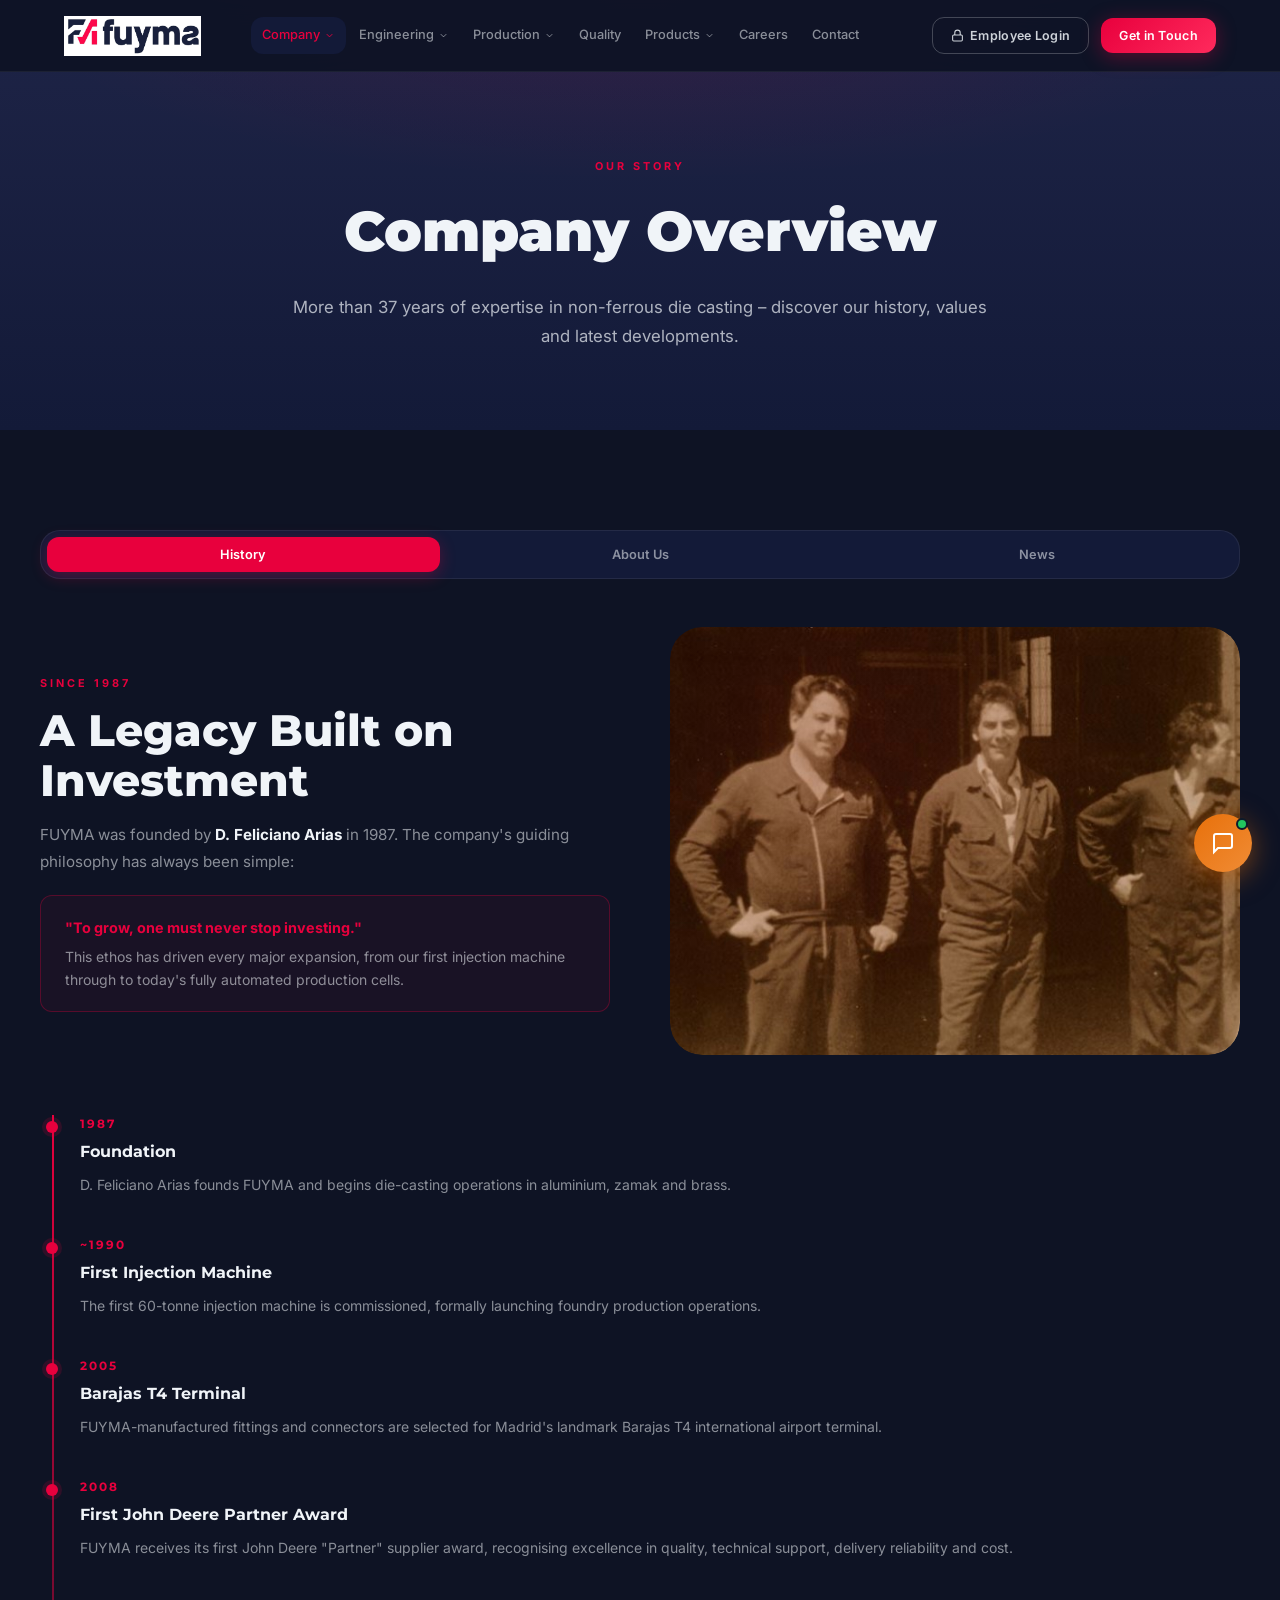
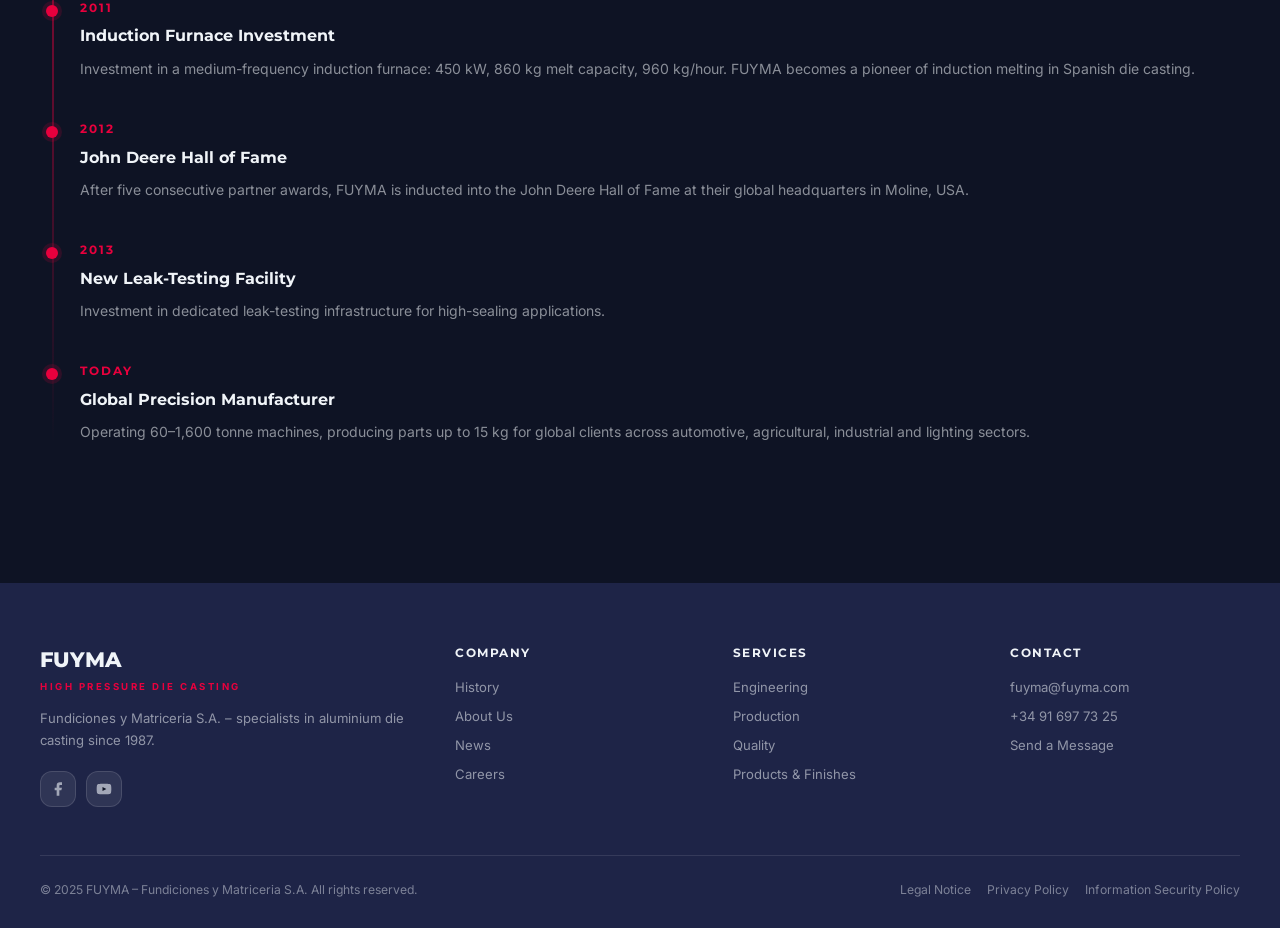
<file: Fuyma Website Redesign/about.html>
<!DOCTYPE html>
<html lang="en">
<head>
  <meta charset="UTF-8">
  <meta name="viewport" content="width=device-width, initial-scale=1.0">
  <title>About FUYMA - History, Presentation &amp; News</title>
  <meta name="description" content="Learn about FUYMA's history since 1987, our company presentation and latest news in aluminium die casting.">
  <link rel="stylesheet" href="css/style.css">
  <style>
    .goog-te-gadget{font-size:0!important;color:transparent!important;}
    .goog-te-gadget .goog-te-combo{background:rgba(255,255,255,0.06);border:1px solid rgba(255,255,255,0.12);border-radius:8px;color:var(--text-muted);font-size:0.72rem;font-weight:600;padding:6px 10px;cursor:pointer;outline:none;font-family:var(--font-body);}
    .goog-te-banner-frame{display:none!important;} body{top:0!important;}
  </style>
</head>
<body>
  <nav class="navbar" id="navbar">
    <div class="nav-container">
      <a href="index.html" class="nav-brand"><img src="images/fuyma-logo.jpg" alt="FUYMA" class="nav-logo"></a>
      <ul class="nav-menu" id="navMenu">
        <li class="nav-item"><a href="about.html" class="nav-link active">Company <svg viewBox="0 0 24 24" fill="none" stroke="currentColor" stroke-width="2"><polyline points="6 9 12 15 18 9"/></svg></a><div class="nav-dropdown"><a href="about.html#history">History</a><a href="about.html#presentation">About Us</a><a href="about.html#news">News</a></div></li>
        <li class="nav-item"><a href="engineering.html" class="nav-link">Engineering <svg viewBox="0 0 24 24" fill="none" stroke="currentColor" stroke-width="2"><polyline points="6 9 12 15 18 9"/></svg></a><div class="nav-dropdown"><a href="engineering.html#design">Design &amp; Tooling</a><a href="engineering.html#simulations">Simulations</a><a href="engineering.html#rd">R&amp;D</a></div></li>
        <li class="nav-item"><a href="production.html" class="nav-link">Production <svg viewBox="0 0 24 24" fill="none" stroke="currentColor" stroke-width="2"><polyline points="6 9 12 15 18 9"/></svg></a><div class="nav-dropdown"><a href="production.html#production">Production</a><a href="production.html#foundry">Foundry</a></div></li>
        <li class="nav-item"><a href="quality.html" class="nav-link">Quality</a></li>
        <li class="nav-item"><a href="products.html" class="nav-link">Products <svg viewBox="0 0 24 24" fill="none" stroke="currentColor" stroke-width="2"><polyline points="6 9 12 15 18 9"/></svg></a><div class="nav-dropdown"><a href="products.html#products">Products</a><a href="products.html#finishes">Finishes</a></div></li>
        <li class="nav-item"><a href="employment.html" class="nav-link">Careers</a></li>
        <li class="nav-item"><a href="contact.html" class="nav-link">Contact</a></li>
      </ul>
      <div style="display:flex;align-items:center;gap:12px;flex-shrink:0;">
        <div id="google_translate_element"></div>
        <a href="training-portal/index.html" class="btn btn-outline" style="padding:8px 18px;font-size:0.78rem;display:flex;align-items:center;gap:6px;"><svg width="13" height="13" viewBox="0 0 24 24" fill="none" stroke="currentColor" stroke-width="2"><rect x="3" y="11" width="18" height="11" rx="2"/><path d="M7 11V7a5 5 0 0 1 10 0v4"/></svg>Employee Login</a>
        <a href="contact.html" class="btn btn-primary" style="padding:8px 18px;font-size:0.78rem;">Get in Touch</a>
        <button class="nav-toggle" id="navToggle" aria-label="Menu"><span></span><span></span><span></span></button>
      </div>
    </div>
  </nav>

  <section class="page-hero">
    <div class="page-hero-content">
      <span class="page-hero-label">Our Story</span>
      <h1 class="page-hero-title">Company Overview</h1>
      <p class="page-hero-desc">More than 37 years of expertise in non-ferrous die casting &ndash; discover our history, values and latest developments.</p>
    </div>
  </section>

  <section class="section">
    <div class="container">
      <div class="tabs">
        <button class="tab-btn active" data-tab="history">History</button>
        <button class="tab-btn" data-tab="presentation">About Us</button>
        <button class="tab-btn" data-tab="news">News</button>
      </div>

      <!-- HISTORY -->
      <div class="tab-content active" id="history">
        <div class="two-col" style="margin-bottom:60px;">
          <div>
            <span class="section-label">Since 1987</span>
            <h2 class="section-title">A Legacy Built on Investment</h2>
            <p style="color:var(--text-muted);font-size:0.95rem;line-height:1.75;margin-bottom:20px;">FUYMA was founded by <strong style="color:var(--text);">D. Feliciano Arias</strong> in 1987. The company's guiding philosophy has always been simple:</p>
            <div class="info-box">
              <div class="info-box-title">"To grow, one must never stop investing."</div>
              <p>This ethos has driven every major expansion, from our first injection machine through to today's fully automated production cells.</p>
            </div>
          </div>
          <div class="col-visual" style="background:transparent;border:none;">
            <img src="images/history-founders.jpg" alt="FUYMA founders and early team, 1987" style="position:absolute;inset:0;width:100%;height:100%;object-fit:cover;object-position:center;border-radius:var(--radius-xl);">
          </div>
        </div>
        <div class="timeline">
          <div class="timeline-item fade-in"><div class="timeline-year">1987</div><div class="timeline-title">Foundation</div><div class="timeline-text">D. Feliciano Arias founds FUYMA and begins die-casting operations in aluminium, zamak and brass.</div></div>
          <div class="timeline-item fade-in"><div class="timeline-year">~1990</div><div class="timeline-title">First Injection Machine</div><div class="timeline-text">The first 60-tonne injection machine is commissioned, formally launching foundry production operations.</div></div>
          <div class="timeline-item fade-in"><div class="timeline-year">2005</div><div class="timeline-title">Barajas T4 Terminal</div><div class="timeline-text">FUYMA-manufactured fittings and connectors are selected for Madrid's landmark Barajas T4 international airport terminal.</div></div>
          <div class="timeline-item fade-in"><div class="timeline-year">2008</div><div class="timeline-title">First John Deere Partner Award</div><div class="timeline-text">FUYMA receives its first John Deere "Partner" supplier award, recognising excellence in quality, technical support, delivery reliability and cost.</div></div>
          <div class="timeline-item fade-in"><div class="timeline-year">2011</div><div class="timeline-title">Induction Furnace Investment</div><div class="timeline-text">Investment in a medium-frequency induction furnace: 450 kW, 860 kg melt capacity, 960 kg/hour. FUYMA becomes a pioneer of induction melting in Spanish die casting.</div></div>
          <div class="timeline-item fade-in"><div class="timeline-year">2012</div><div class="timeline-title">John Deere Hall of Fame</div><div class="timeline-text">After five consecutive partner awards, FUYMA is inducted into the John Deere Hall of Fame at their global headquarters in Moline, USA.</div></div>
          <div class="timeline-item fade-in"><div class="timeline-year">2013</div><div class="timeline-title">New Leak-Testing Facility</div><div class="timeline-text">Investment in dedicated leak-testing infrastructure for high-sealing applications.</div></div>
          <div class="timeline-item fade-in"><div class="timeline-year">Today</div><div class="timeline-title">Global Precision Manufacturer</div><div class="timeline-text">Operating 60&ndash;1,600 tonne machines, producing parts up to 15 kg for global clients across automotive, agricultural, industrial and lighting sectors.</div></div>
        </div>
      </div>

      <!-- ABOUT US -->
      <div class="tab-content" id="presentation">
        <div class="two-col" style="margin-bottom:64px;">
          <div class="col-visual" style="background:transparent;border:none;">
            <img src="images/fuyma-team.jpg" alt="The FUYMA Team" style="position:absolute;inset:0;width:100%;height:100%;object-fit:cover;object-position:center;border-radius:var(--radius-xl);">
          </div>
          <div>
            <span class="section-label">Who We Are</span>
            <h2 class="section-title">Specialists in Non-Ferrous Die Casting</h2>
            <p style="color:var(--text-muted);font-size:0.95rem;line-height:1.75;margin-bottom:24px;">FUYMA specialises in the injection of <strong style="color:var(--text);">Aluminium, Zamak and Brass</strong>. With more than 37 years of experience, we develop precision components alongside our clients &ndash; from the first engineering discussion through to delivery of finished, assembled parts.</p>
            <div class="feature-list">
              <div class="feature-item">Injection machines from 60 to 1,600 tonnes</div>
              <div class="feature-item">Parts up to 15 kg in weight</div>
              <div class="feature-item">Fully automated production cells</div>
              <div class="feature-item">Induction melting &ndash; pioneers in Spain</div>
              <div class="feature-item">In-house mould design and manufacture</div>
              <div class="feature-item">Global distribution across multiple industries</div>
            </div>
          </div>
        </div>
        <div class="stats-row fade-in">
          <div class="stat-block"><div class="stat-number">37+</div><div class="stat-label">Years in Operation</div></div>
          <div class="stat-block"><div class="stat-number">60&ndash;1600tn</div><div class="stat-label">Machine Range</div></div>
          <div class="stat-block"><div class="stat-number">15kg</div><div class="stat-label">Max Part Weight</div></div>
          <div class="stat-block"><div class="stat-number">4</div><div class="stat-label">ISO Certifications</div></div>
        </div>
        <div class="divider"></div>
        <div class="section-header" style="margin-bottom:32px;"><span class="section-label">Our Commitments</span><h2 class="section-title">Information Security Policy</h2></div>
        <div class="card-grid">
          <div class="card fade-in"><div class="card-icon"><svg viewBox="0 0 24 24" fill="none" stroke="currentColor" stroke-width="1.5"><rect x="3" y="11" width="18" height="11" rx="2"/><path d="M7 11V7a5 5 0 0 1 10 0v4"/></svg></div><h3 class="card-title">Confidentiality</h3><p class="card-text">Information is accessible only to authorised persons. We safeguard client data, designs and business information through robust access controls.</p></div>
          <div class="card fade-in fade-in-delay-1"><div class="card-icon"><svg viewBox="0 0 24 24" fill="none" stroke="currentColor" stroke-width="1.5"><polyline points="9 11 12 14 22 4"/><path d="M21 12v7a2 2 0 0 1-2 2H5a2 2 0 0 1-2-2V5a2 2 0 0 1 2-2h11"/></svg></div><h3 class="card-title">Integrity</h3><p class="card-text">Accuracy and completeness of information is maintained at all times across physical, logical and corporate security domains.</p></div>
          <div class="card fade-in fade-in-delay-2"><div class="card-icon"><svg viewBox="0 0 24 24" fill="none" stroke="currentColor" stroke-width="1.5"><circle cx="12" cy="12" r="10"/><polyline points="12 6 12 12 16 14"/></svg></div><h3 class="card-title">Availability</h3><p class="card-text">Authorised users can access information and systems when needed. Operational continuity is maintained at all times.</p></div>
        </div>
      </div>

      <!-- NEWS -->
      <div class="tab-content" id="news">
        <div class="news-card fade-in"><div class="news-date">September 2025</div><h3 class="news-title">FUYMA Receives Public Grant for Acquisition of Production Equipment</h3><p class="news-text">FUYMA has been awarded funding by the Direccion General de Economia e Industria of the Comunidad de Madrid under the industrial aid programme. The grant finances 39% of eligible capital expenditure for 2025.</p></div>
        <div class="news-card fade-in"><div class="news-date">September 2013</div><h3 class="news-title">FUYMA Opens New Leak-Testing Facilities</h3><p class="news-text">FUYMA invested in dedicated leak-testing installations, expanding quality control capabilities for components with high sealing requirements.</p></div>
        <div class="news-card fade-in"><div class="news-date">November 2012</div><h3 class="news-title">FUYMA Inducted into John Deere Hall of Fame</h3><p class="news-text">After five consecutive years as a John Deere "Partner" supplier, FUYMA was inducted into the Hall of Fame at John Deere's global headquarters in Moline, USA.</p></div>
        <div class="news-card fade-in"><div class="news-date">September 2011</div><h3 class="news-title">FUYMA Exhibits at CUMBRE 2011 &ndash; Bilbao Exhibition Centre</h3><p class="news-text">FUYMA presented its products and capabilities at the CUMBRE 2011 trade fair at the Bilbao Exhibition Centre (BEC).</p></div>
        <div class="news-card fade-in"><div class="news-date">April 2011</div><h3 class="news-title">Investment in Medium-Frequency Induction Furnace</h3><p class="news-text">FUYMA announced a major investment in induction melting technology: a 450 kW furnace with 860 kg melt capacity and 960 kg/hour output &ndash; making FUYMA a pioneer of induction melting for aluminium injection in Spain.</p></div>
        <div class="news-card fade-in"><div class="news-date">November 2008</div><h3 class="news-title">FUYMA Wins Inaugural John Deere Partner Award</h3><p class="news-text">FUYMA was honoured with the John Deere "Partner" supplier award for the first time, recognised for outstanding quality, technical support, delivery reliability, cost and component performance.</p></div>
        <div class="news-card fade-in"><div class="news-date">January 2005</div><h3 class="news-title">FUYMA Components Selected for Barajas T4 Terminal</h3><p class="news-text">FUYMA-manufactured fittings and connectors were used in Madrid Barajas Airport's Terminal 4 expansion &ndash; demonstrating FUYMA's capacity for large-scale infrastructure supply.</p></div>
      </div>
    </div>
  </section>

  <footer class="footer">
    <div class="footer-grid">
      <div><div class="footer-brand-name">FUYMA</div><div class="footer-brand-sub">High Pressure Die Casting</div><p class="footer-brand-text">Fundiciones y Matriceria S.A. &ndash; specialists in aluminium die casting since 1987.</p><div class="footer-social"><a href="https://www.facebook.com/pages/FUNDICIONES-Y-MATRICERIA-SL-FUYMA/247836575258335" target="_blank" class="footer-social-btn"><svg viewBox="0 0 24 24" fill="currentColor"><path d="M18 2h-3a5 5 0 0 0-5 5v3H7v4h3v8h4v-8h3l1-4h-4V7a1 1 0 0 1 1-1h3z"/></svg></a><a href="http://www.youtube.com/watch?v=iOSKhwzg1Xo" target="_blank" class="footer-social-btn"><svg viewBox="0 0 24 24" fill="currentColor"><path d="M22.54 6.42a2.78 2.78 0 0 0-1.95-1.96C18.88 4 12 4 12 4s-6.88 0-8.59.46A2.78 2.78 0 0 0 1.46 6.42 29 29 0 0 0 1 12a29 29 0 0 0 .46 5.58 2.78 2.78 0 0 0 1.95 1.96C5.12 20 12 20 12 20s6.88 0 8.59-.46a2.78 2.78 0 0 0 1.95-1.96A29 29 0 0 0 23 12a29 29 0 0 0-.46-5.58z"/><polygon points="9.75 15.02 15.5 12 9.75 8.98 9.75 15.02" fill="var(--primary)"/></svg></a></div></div>
      <div><div class="footer-col-title">Company</div><div class="footer-links"><a href="about.html#history">History</a><a href="about.html#presentation">About Us</a><a href="about.html#news">News</a><a href="employment.html">Careers</a></div></div>
      <div><div class="footer-col-title">Services</div><div class="footer-links"><a href="engineering.html">Engineering</a><a href="production.html">Production</a><a href="quality.html">Quality</a><a href="products.html">Products &amp; Finishes</a></div></div>
      <div><div class="footer-col-title">Contact</div><div class="footer-links"><a href="mailto:fuyma@fuyma.com">fuyma@fuyma.com</a><a href="tel:+34916977325">+34 91 697 73 25</a><a href="contact.html">Send a Message</a></div></div>
    </div>
    <div class="footer-bottom">
      <p class="footer-bottom-text">&copy; 2025 FUYMA &ndash; Fundiciones y Matriceria S.A. All rights reserved.</p>
      <div class="footer-legal"><a href="#">Legal Notice</a><a href="#">Privacy Policy</a><a href="#">Information Security Policy</a></div>
    </div>
  </footer>

  <script src="js/main.js"></script>
  <script src="js/chatbot.js"></script>
  <script src="//translate.google.com/translate_a/element.js?cb=googleTranslateElementInit"></script>
</body>
</html>
</file>
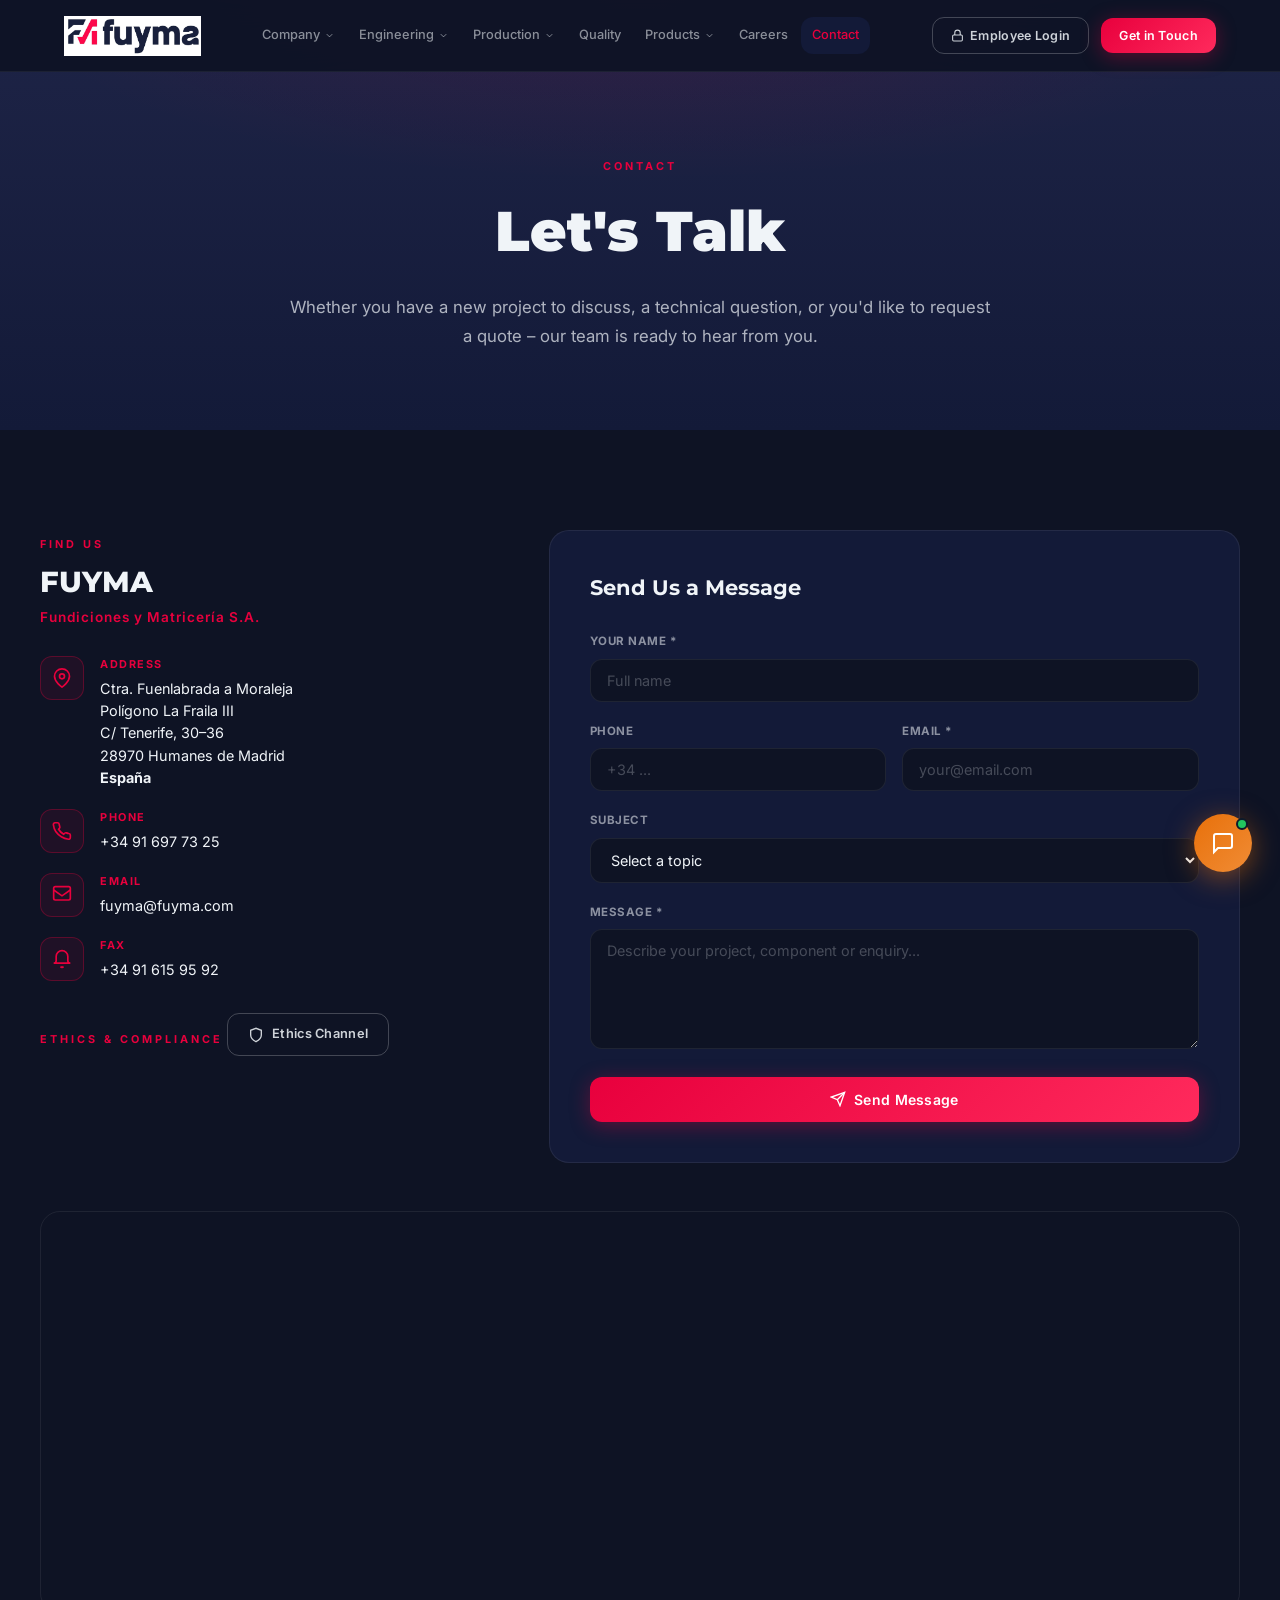
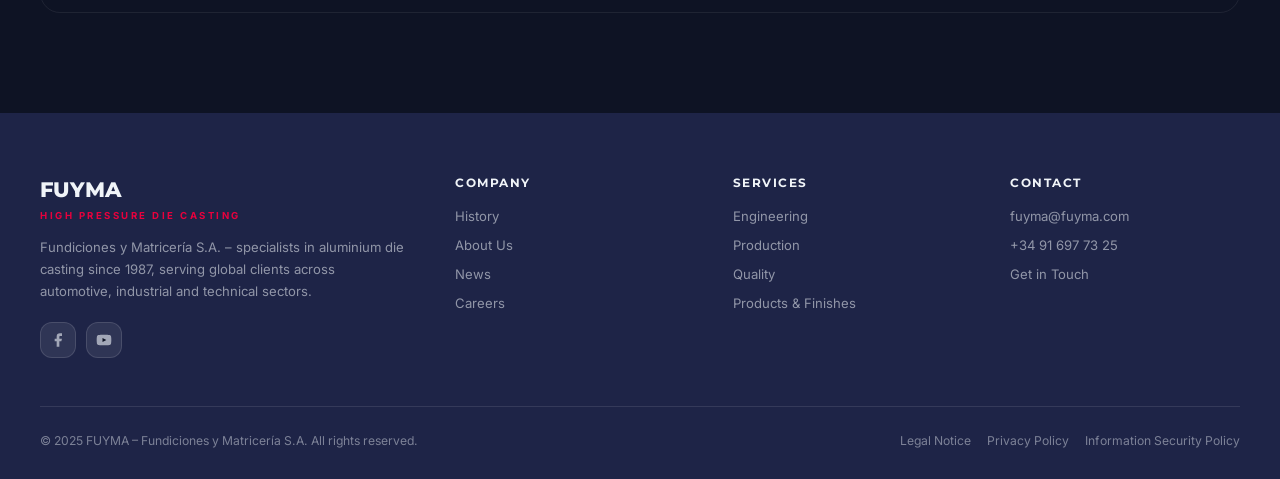
<file: Fuyma Website Redesign/contact.html>
<!DOCTYPE html>
<html lang="en">
<head>
  <meta charset="UTF-8">
  <meta name="viewport" content="width=device-width, initial-scale=1.0">
  <title>Contact &ndash; FUYMA</title>
  <meta name="description" content="Contact FUYMA &ndash; Fundiciones y Matricer&iacute;a. Address: Pol&iacute;gono La Fraila III, Humanes, Madrid. Phone: +34 91 697 73 25. Email: fuyma@fuyma.com">
  <link rel="stylesheet" href="css/style.css">
  <style>.goog-te-gadget{font-size:0!important;color:transparent!important;}.goog-te-gadget .goog-te-combo{background:rgba(255,255,255,0.06);border:1px solid rgba(255,255,255,0.12);border-radius:8px;color:var(--text-muted);font-size:0.72rem;font-weight:600;padding:6px 10px;cursor:pointer;outline:none;font-family:var(--font-body);}.goog-te-banner-frame{display:none!important;}body{top:0!important;}.map-container{border-radius:var(--radius-lg);overflow:hidden;border:1px solid var(--border);margin-top:48px;}.map-container iframe{display:block;width:100%;height:400px;border:none;filter:grayscale(0.4) invert(0.9) hue-rotate(180deg) brightness(0.85);}</style>
</head>
<body>
  <nav class="navbar" id="navbar">
    <div class="nav-container">
      <a href="index.html" class="nav-brand"><img src="images/fuyma-logo.jpg" alt="FUYMA" class="nav-logo"></a>
      <ul class="nav-menu" id="navMenu">
        <li class="nav-item"><a href="about.html" class="nav-link">Company <svg viewBox="0 0 24 24" fill="none" stroke="currentColor" stroke-width="2"><polyline points="6 9 12 15 18 9"/></svg></a><div class="nav-dropdown"><a href="about.html#history">History</a><a href="about.html#presentation">About Us</a><a href="about.html#news">News</a></div></li>
        <li class="nav-item"><a href="engineering.html" class="nav-link">Engineering <svg viewBox="0 0 24 24" fill="none" stroke="currentColor" stroke-width="2"><polyline points="6 9 12 15 18 9"/></svg></a><div class="nav-dropdown"><a href="engineering.html#design">Design &amp; Tooling</a><a href="engineering.html#simulations">Simulations</a><a href="engineering.html#rd">R&amp;D</a></div></li>
        <li class="nav-item"><a href="production.html" class="nav-link">Production <svg viewBox="0 0 24 24" fill="none" stroke="currentColor" stroke-width="2"><polyline points="6 9 12 15 18 9"/></svg></a><div class="nav-dropdown"><a href="production.html#production">Production</a><a href="production.html#foundry">Foundry</a></div></li>
        <li class="nav-item"><a href="quality.html" class="nav-link">Quality</a></li>
        <li class="nav-item"><a href="products.html" class="nav-link">Products <svg viewBox="0 0 24 24" fill="none" stroke="currentColor" stroke-width="2"><polyline points="6 9 12 15 18 9"/></svg></a><div class="nav-dropdown"><a href="products.html#products">Products</a><a href="products.html#finishes">Finishes</a></div></li>
        <li class="nav-item"><a href="employment.html" class="nav-link">Careers</a></li>
        <li class="nav-item"><a href="contact.html" class="nav-link active">Contact</a></li>
      </ul>
      <div style="display:flex;align-items:center;gap:12px;flex-shrink:0;"><div id="google_translate_element"></div><a href="training-portal/index.html" class="btn btn-outline" style="padding:8px 18px;font-size:0.78rem;display:flex;align-items:center;gap:6px;"><svg width="13" height="13" viewBox="0 0 24 24" fill="none" stroke="currentColor" stroke-width="2"><rect x="3" y="11" width="18" height="11" rx="2"/><path d="M7 11V7a5 5 0 0 1 10 0v4"/></svg>Employee Login</a><a href="contact.html" class="btn btn-primary" style="padding:8px 18px;font-size:0.78rem;">Get in Touch</a><button class="nav-toggle" id="navToggle" aria-label="Menu"><span></span><span></span><span></span></button></div>
    </div>
  </nav>

  <section class="page-hero">
    <div class="page-hero-content">
      <span class="page-hero-label">Contact</span>
      <h1 class="page-hero-title">Let's Talk</h1>
      <p class="page-hero-desc">Whether you have a new project to discuss, a technical question, or you'd like to request a quote &ndash; our team is ready to hear from you.</p>
    </div>
  </section>

  <section class="section">
    <div class="container">
      <div class="contact-grid">

        <div>
          <span class="section-label">Find Us</span>
          <h2 class="section-title" style="font-size:1.8rem;margin-bottom:8px;">FUYMA</h2>
          <p style="font-size:0.85rem;color:var(--accent);font-weight:600;letter-spacing:1px;margin-bottom:4px;">Fundiciones y Matricer&iacute;a S.A.</p>
          <div class="contact-info-list">
            <div class="contact-info-item">
              <div class="contact-info-icon"><svg viewBox="0 0 24 24" fill="none" stroke="currentColor" stroke-width="2"><path d="M21 10c0 7-9 13-9 13s-9-6-9-13a9 9 0 0 1 18 0z"/><circle cx="12" cy="10" r="3"/></svg></div>
              <div>
                <div class="contact-info-label">Address</div>
                <div class="contact-info-value">Ctra. Fuenlabrada a Moraleja<br>Pol&iacute;gono La Fraila III<br>C/ Tenerife, 30&ndash;36<br>28970 Humanes de Madrid<br><strong>Espa&ntilde;a</strong></div>
              </div>
            </div>
            <div class="contact-info-item">
              <div class="contact-info-icon"><svg viewBox="0 0 24 24" fill="none" stroke="currentColor" stroke-width="2"><path d="M22 16.92v3a2 2 0 0 1-2.18 2 19.79 19.79 0 0 1-8.63-3.07A19.5 19.5 0 0 1 4.69 13a19.79 19.79 0 0 1-3.07-8.67A2 2 0 0 1 3.6 2.14h3a2 2 0 0 1 2 1.72 12.84 12.84 0 0 0 .7 2.81 2 2 0 0 1-.45 2.11L7.91 9.91a16 16 0 0 0 6.07 6.07l1.27-1.27a2 2 0 0 1 2.11-.45 12.84 12.84 0 0 0 2.81.7A2 2 0 0 1 22 16.92z"/></svg></div>
              <div>
                <div class="contact-info-label">Phone</div>
                <div class="contact-info-value"><a href="tel:+34916977325" style="color:var(--text);">+34 91 697 73 25</a></div>
              </div>
            </div>
            <div class="contact-info-item">
              <div class="contact-info-icon"><svg viewBox="0 0 24 24" fill="none" stroke="currentColor" stroke-width="2"><rect x="2" y="2" width="20" height="16" rx="2"/><path d="m2 6 10 7 10-7"/></svg></div>
              <div>
                <div class="contact-info-label">Email</div>
                <div class="contact-info-value"><a href="mailto:fuyma@fuyma.com" style="color:var(--text);">fuyma@fuyma.com</a></div>
              </div>
            </div>
            <div class="contact-info-item">
              <div class="contact-info-icon"><svg viewBox="0 0 24 24" fill="none" stroke="currentColor" stroke-width="2"><path d="M22 17H2a3 3 0 0 0 3-3V9a7 7 0 0 1 14 0v5a3 3 0 0 0 3 3z"/><path d="M10.3 21a1.94 1.94 0 0 0 3.4 0"/></svg></div>
              <div>
                <div class="contact-info-label">Fax</div>
                <div class="contact-info-value">+34 91 615 95 92</div>
              </div>
            </div>
          </div>
          <div style="margin-top:32px;">
            <div class="section-label" style="margin-bottom:12px;">Ethics &amp; Compliance</div>
            <a href="https://centinela.lefebvre.es/public/concept/1794671?access=k3iGVTedsO3Z%2BJQkvltZbgxwBwiVS%2BUbo7hU3Mz4B8g%3D" target="_blank" class="btn btn-outline" style="font-size:0.8rem;padding:10px 20px;">
              <svg width="16" height="16" viewBox="0 0 24 24" fill="none" stroke="currentColor" stroke-width="2"><path d="M12 22s8-4 8-10V5l-8-3-8 3v7c0 6 8 10 8 10z"/></svg>
              Ethics Channel
            </a>
          </div>
        </div>

        <div class="form">
          <h3 class="form-title">Send Us a Message</h3>
          <form id="contactForm">
            <div class="form-group">
              <label class="form-label" for="name">Your Name *</label>
              <input class="form-input" type="text" id="name" placeholder="Full name" required>
            </div>
            <div style="display:grid;grid-template-columns:1fr 1fr;gap:16px;">
              <div class="form-group">
                <label class="form-label" for="phone">Phone</label>
                <input class="form-input" type="tel" id="phone" placeholder="+34 ...">
              </div>
              <div class="form-group">
                <label class="form-label" for="email">Email *</label>
                <input class="form-input" type="email" id="email" placeholder="your@email.com" required>
              </div>
            </div>
            <div class="form-group">
              <label class="form-label" for="subject">Subject</label>
              <select class="form-input" id="subject" style="cursor:pointer;">
                <option value="">Select a topic</option>
                <option value="quote">Request a Quote</option>
                <option value="engineering">Engineering Enquiry</option>
                <option value="quality">Quality / Certifications</option>
                <option value="careers">Careers</option>
                <option value="other">Other</option>
              </select>
            </div>
            <div class="form-group">
              <label class="form-label" for="message">Message *</label>
              <textarea class="form-textarea" id="message" rows="5" placeholder="Describe your project, component or enquiry..." required></textarea>
            </div>
            <button type="submit" class="btn btn-primary" style="width:100%;justify-content:center;padding:14px;">
              <svg width="16" height="16" viewBox="0 0 24 24" fill="none" stroke="currentColor" stroke-width="2"><line x1="22" y1="2" x2="11" y2="13"/><polygon points="22 2 15 22 11 13 2 9 22 2"/></svg>
              Send Message
            </button>
          </form>
        </div>
      </div>

      <div class="map-container fade-in">
        <iframe src="https://www.google.com/maps/embed?pb=!1m18!1m12!1m3!1d3042.6185!2d-3.8875!3d40.3025!2m3!1f0!2f0!3f0!3m2!1i1024!2i768!4f13.1!3m3!1m2!1s0xd418e6f0d61b5c5%3A0x0!2sCalle+Tenerife+30%2C+28970+Humanes+de+Madrid!5e0!3m2!1sen!2ses!4v1234567890" allowfullscreen loading="lazy" referrerpolicy="no-referrer-when-downgrade" title="FUYMA Location &ndash; Humanes de Madrid"></iframe>
      </div>
    </div>
  </section>

  <footer class="footer">
    <div class="footer-grid">
      <div><div class="footer-brand-name">FUYMA</div><div class="footer-brand-sub">High Pressure Die Casting</div><p class="footer-brand-text">Fundiciones y Matricer&iacute;a S.A. &ndash; specialists in aluminium die casting since 1987, serving global clients across automotive, industrial and technical sectors.</p><div class="footer-social"><a href="https://www.facebook.com/pages/FUNDICIONES-Y-MATRICERIA-SL-FUYMA/247836575258335" target="_blank" class="footer-social-btn"><svg viewBox="0 0 24 24" fill="currentColor"><path d="M18 2h-3a5 5 0 0 0-5 5v3H7v4h3v8h4v-8h3l1-4h-4V7a1 1 0 0 1 1-1h3z"/></svg></a><a href="http://www.youtube.com/watch?v=iOSKhwzg1Xo" target="_blank" class="footer-social-btn"><svg viewBox="0 0 24 24" fill="currentColor"><path d="M22.54 6.42a2.78 2.78 0 0 0-1.95-1.96C18.88 4 12 4 12 4s-6.88 0-8.59.46A2.78 2.78 0 0 0 1.46 6.42 29 29 0 0 0 1 12a29 29 0 0 0 .46 5.58 2.78 2.78 0 0 0 1.95 1.96C5.12 20 12 20 12 20s6.88 0 8.59-.46a2.78 2.78 0 0 0 1.95-1.96A29 29 0 0 0 23 12a29 29 0 0 0-.46-5.58z"/><polygon points="9.75 15.02 15.5 12 9.75 8.98 9.75 15.02" fill="var(--primary)"/></svg></a></div></div>
      <div><div class="footer-col-title">Company</div><div class="footer-links"><a href="about.html#history">History</a><a href="about.html#presentation">About Us</a><a href="about.html#news">News</a><a href="employment.html">Careers</a></div></div>
      <div><div class="footer-col-title">Services</div><div class="footer-links"><a href="engineering.html">Engineering</a><a href="production.html">Production</a><a href="quality.html">Quality</a><a href="products.html">Products &amp; Finishes</a></div></div>
      <div><div class="footer-col-title">Contact</div><div class="footer-links"><a href="mailto:fuyma@fuyma.com">fuyma@fuyma.com</a><a href="tel:+34916977325">+34 91 697 73 25</a><a href="contact.html">Get in Touch</a></div></div>
    </div>
    <div class="footer-bottom">
      <p class="footer-bottom-text">&copy; 2025 FUYMA &ndash; Fundiciones y Matricer&iacute;a S.A. All rights reserved.</p>
      <div class="footer-legal"><a href="#">Legal Notice</a><a href="#">Privacy Policy</a><a href="#">Information Security Policy</a></div>
    </div>
  </footer>
  <script src="js/main.js"></script>
  <script src="js/chatbot.js"></script>
  <script src="//translate.google.com/translate_a/element.js?cb=googleTranslateElementInit"></script>
</body>
</html>
</file>
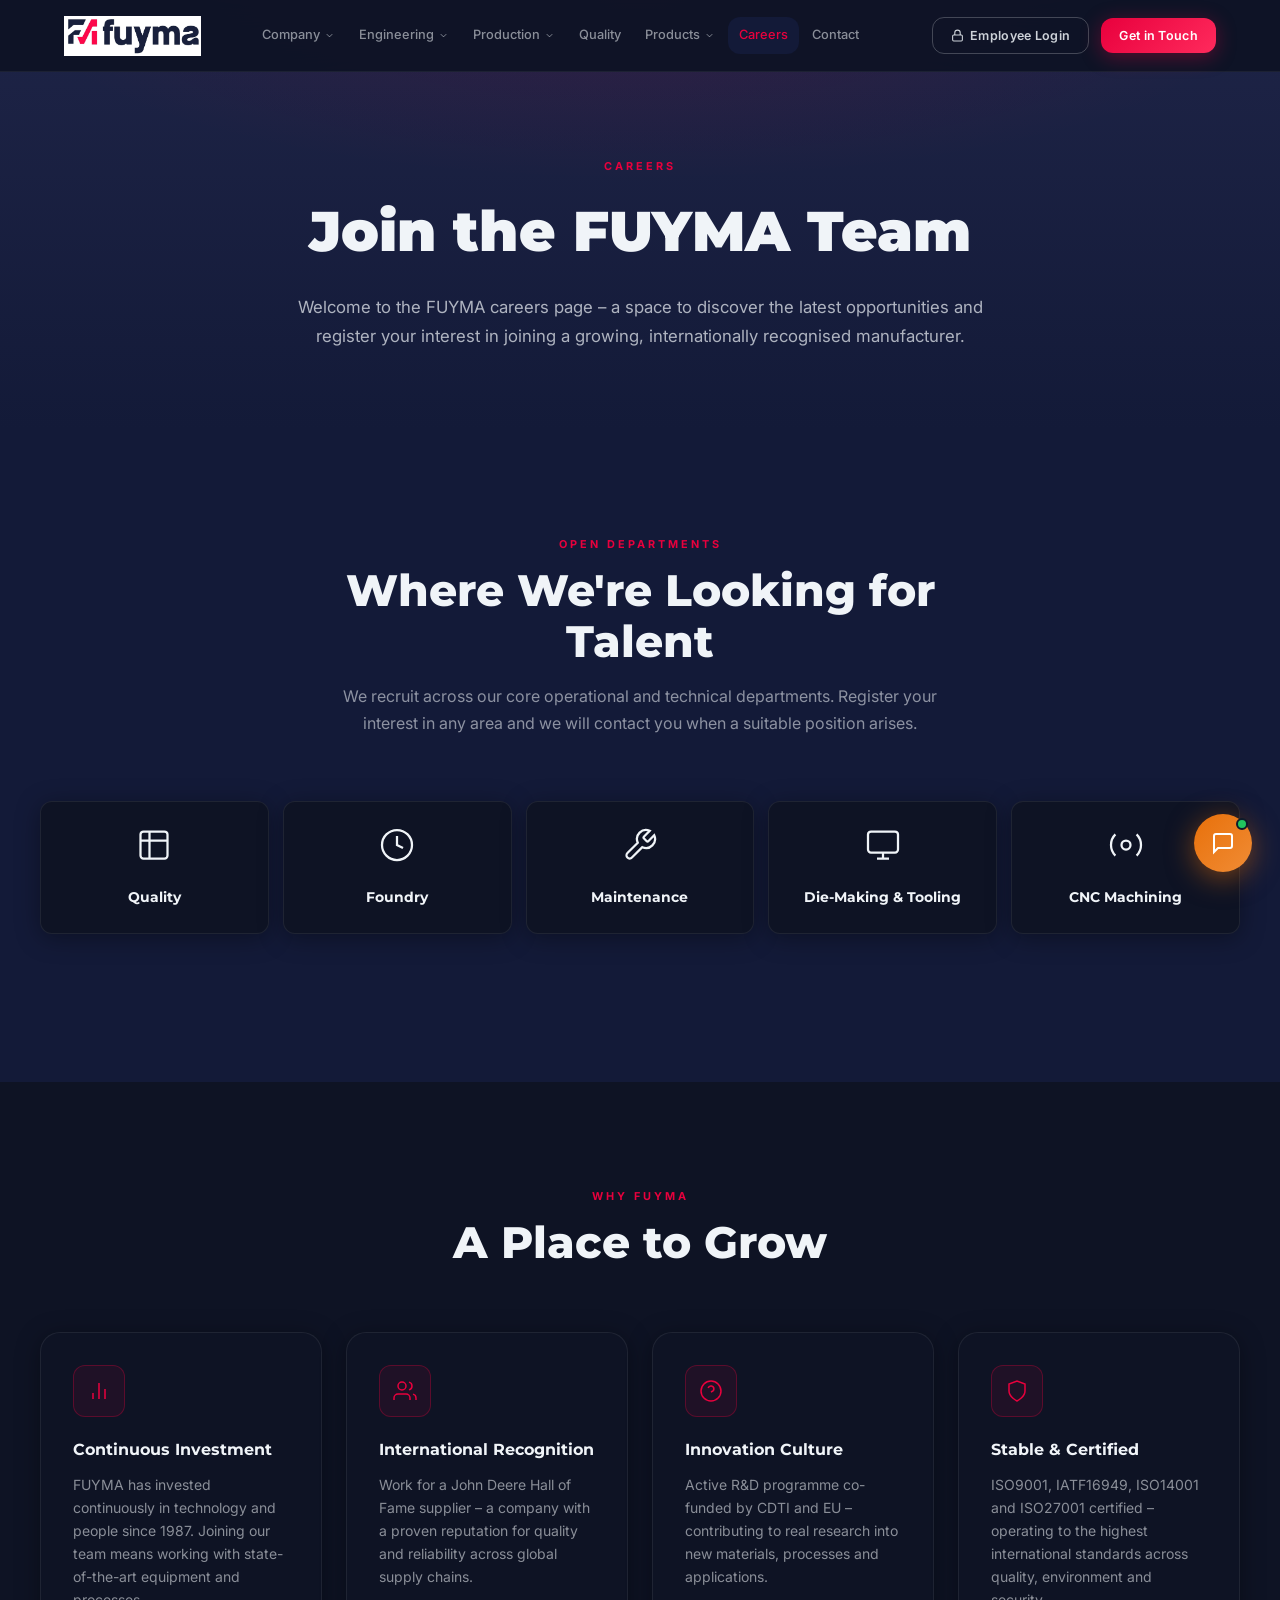
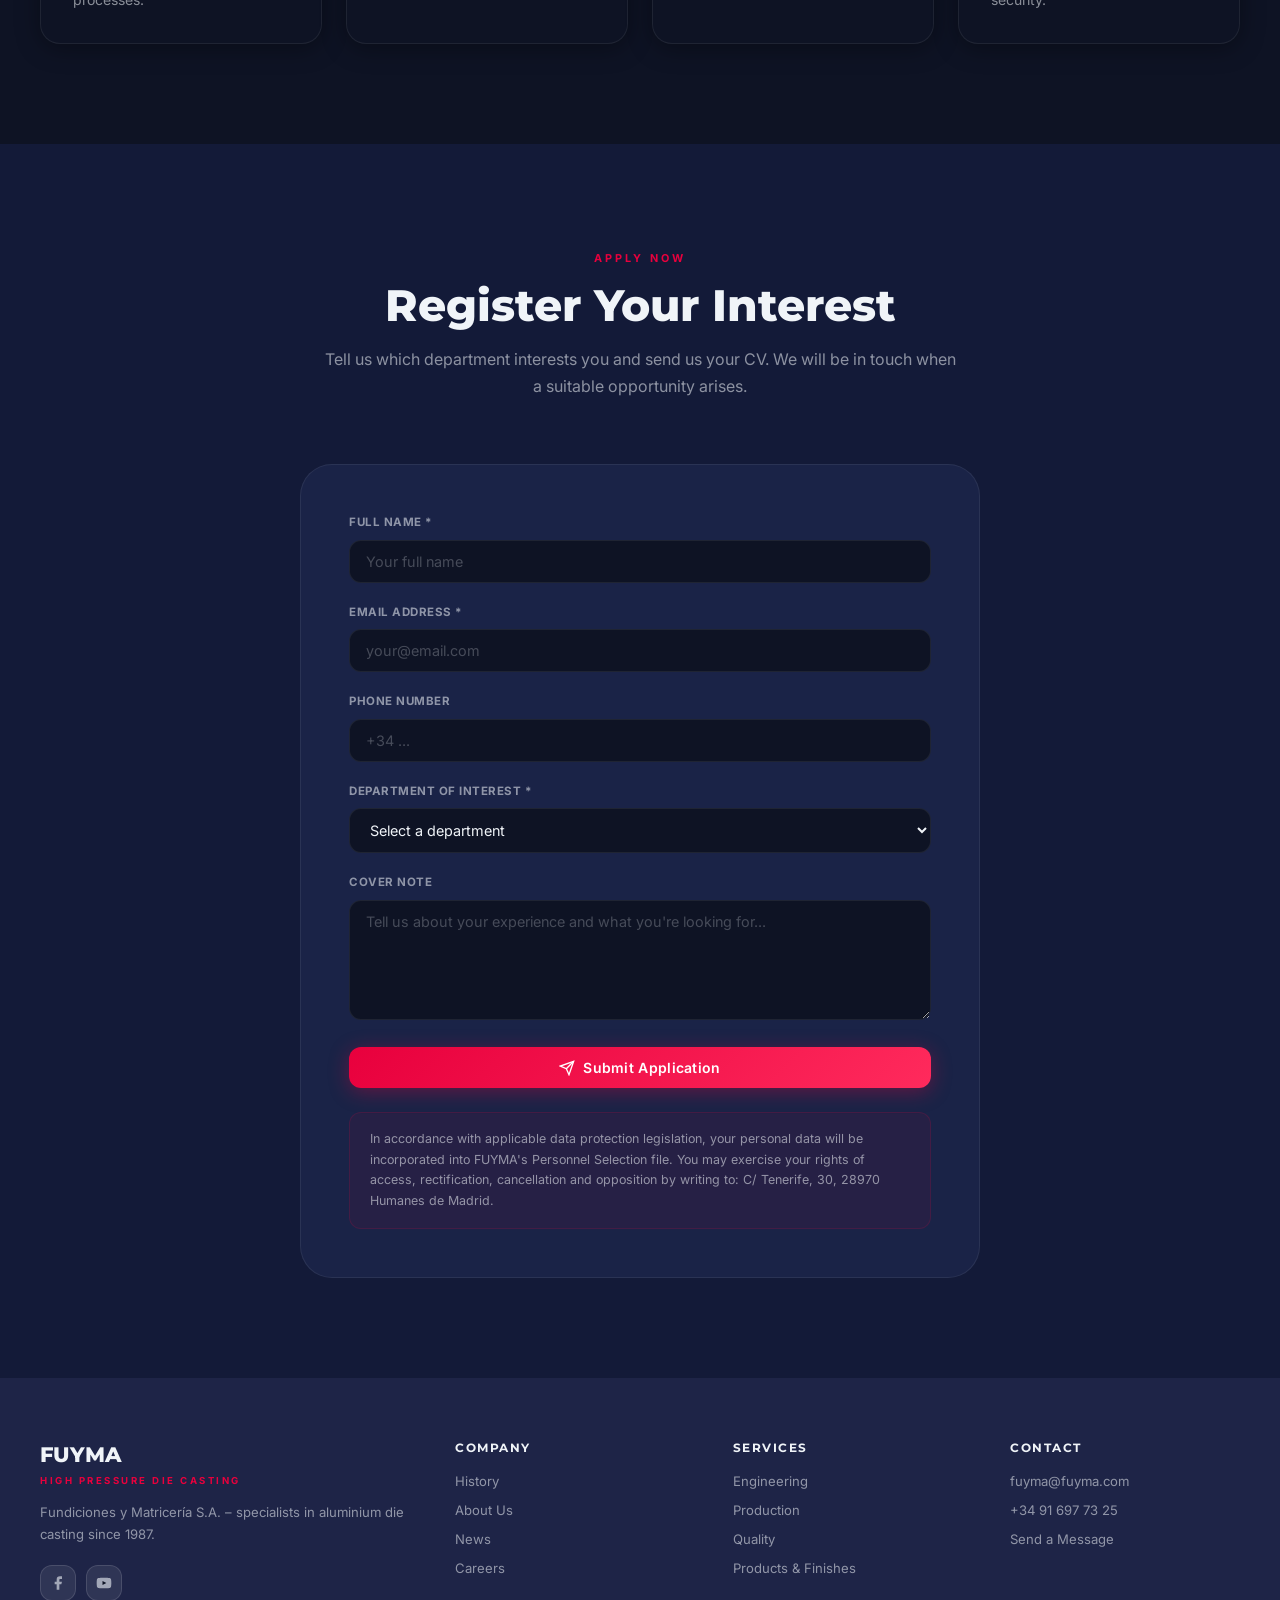
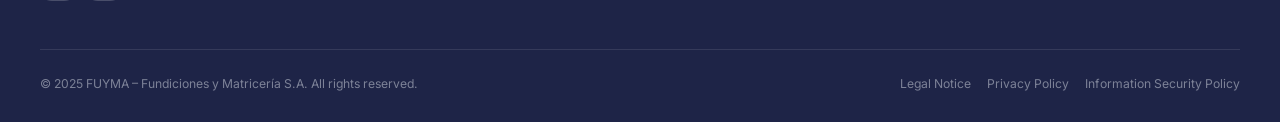
<file: Fuyma Website Redesign/employment.html>
<!DOCTYPE html>
<html lang="en">
<head>
  <meta charset="UTF-8">
  <meta name="viewport" content="width=device-width, initial-scale=1.0">
  <title>Careers &ndash; FUYMA</title>
  <meta name="description" content="Join the FUYMA team. Open positions in quality, foundry, maintenance, die-making and machining at our facility in Humanes, Madrid.">
  <link rel="stylesheet" href="css/style.css">
  <style>.goog-te-gadget{font-size:0!important;color:transparent!important;}.goog-te-gadget .goog-te-combo{background:rgba(255,255,255,0.06);border:1px solid rgba(255,255,255,0.12);border-radius:8px;color:var(--text-muted);font-size:0.72rem;font-weight:600;padding:6px 10px;cursor:pointer;outline:none;font-family:var(--font-body);}.goog-te-banner-frame{display:none!important;}body{top:0!important;}.application-form{background:var(--surface-2);border:1px solid var(--border);border-radius:var(--radius-xl);padding:48px;max-width:680px;margin:0 auto;}.file-upload{display:flex;align-items:center;gap:12px;padding:12px 16px;background:var(--surface-3);border:1px dashed var(--border);border-radius:var(--radius);cursor:pointer;transition:var(--transition);}.file-upload:hover{border-color:var(--accent);}.file-upload input{display:none;}.file-upload-label{font-size:0.85rem;color:var(--text-muted);cursor:pointer;}.gdpr-notice{background:rgba(232,0,61,0.06);border:1px solid rgba(232,0,61,0.15);border-radius:var(--radius);padding:16px 20px;font-size:0.78rem;color:var(--text-muted);line-height:1.65;margin-top:24px;}</style>
</head>
<body>
  <nav class="navbar" id="navbar">
    <div class="nav-container">
      <a href="index.html" class="nav-brand"><img src="images/fuyma-logo.jpg" alt="FUYMA" class="nav-logo"></a>
      <ul class="nav-menu" id="navMenu">
        <li class="nav-item"><a href="about.html" class="nav-link">Company <svg viewBox="0 0 24 24" fill="none" stroke="currentColor" stroke-width="2"><polyline points="6 9 12 15 18 9"/></svg></a><div class="nav-dropdown"><a href="about.html#history">History</a><a href="about.html#presentation">About Us</a><a href="about.html#news">News</a></div></li>
        <li class="nav-item"><a href="engineering.html" class="nav-link">Engineering <svg viewBox="0 0 24 24" fill="none" stroke="currentColor" stroke-width="2"><polyline points="6 9 12 15 18 9"/></svg></a><div class="nav-dropdown"><a href="engineering.html#design">Design &amp; Tooling</a><a href="engineering.html#simulations">Simulations</a><a href="engineering.html#rd">R&amp;D</a></div></li>
        <li class="nav-item"><a href="production.html" class="nav-link">Production <svg viewBox="0 0 24 24" fill="none" stroke="currentColor" stroke-width="2"><polyline points="6 9 12 15 18 9"/></svg></a><div class="nav-dropdown"><a href="production.html#production">Production</a><a href="production.html#foundry">Foundry</a></div></li>
        <li class="nav-item"><a href="quality.html" class="nav-link">Quality</a></li>
        <li class="nav-item"><a href="products.html" class="nav-link">Products <svg viewBox="0 0 24 24" fill="none" stroke="currentColor" stroke-width="2"><polyline points="6 9 12 15 18 9"/></svg></a><div class="nav-dropdown"><a href="products.html#products">Products</a><a href="products.html#finishes">Finishes</a></div></li>
        <li class="nav-item"><a href="employment.html" class="nav-link active">Careers</a></li>
        <li class="nav-item"><a href="contact.html" class="nav-link">Contact</a></li>
      </ul>
      <div style="display:flex;align-items:center;gap:12px;flex-shrink:0;"><div id="google_translate_element"></div><a href="training-portal/index.html" class="btn btn-outline" style="padding:8px 18px;font-size:0.78rem;display:flex;align-items:center;gap:6px;"><svg width="13" height="13" viewBox="0 0 24 24" fill="none" stroke="currentColor" stroke-width="2"><rect x="3" y="11" width="18" height="11" rx="2"/><path d="M7 11V7a5 5 0 0 1 10 0v4"/></svg>Employee Login</a><a href="contact.html" class="btn btn-primary" style="padding:8px 18px;font-size:0.78rem;">Get in Touch</a><button class="nav-toggle" id="navToggle" aria-label="Menu"><span></span><span></span><span></span></button></div>
    </div>
  </nav>

  <section class="page-hero">
    <div class="page-hero-content">
      <span class="page-hero-label">Careers</span>
      <h1 class="page-hero-title">Join the FUYMA Team</h1>
      <p class="page-hero-desc">Welcome to the FUYMA careers page &ndash; a space to discover the latest opportunities and register your interest in joining a growing, internationally recognised manufacturer.</p>
    </div>
  </section>

  <section class="section section-alt">
    <div class="container">
      <div class="section-header fade-in">
        <span class="section-label">Open Departments</span>
        <h2 class="section-title">Where We're Looking for Talent</h2>
        <p class="section-desc">We recruit across our core operational and technical departments. Register your interest in any area and we will contact you when a suitable position arises.</p>
      </div>
      <div class="dept-grid">
        <div class="dept-card fade-in"><div class="dept-icon"><svg viewBox="0 0 24 24" fill="none" stroke="currentColor" stroke-width="1.5" width="36" height="36"><path d="M9 3H5a2 2 0 0 0-2 2v4m6-6h10a2 2 0 0 1 2 2v4M9 3v18m0 0h10a2 2 0 0 0 2-2V9M9 21H5a2 2 0 0 1-2-2V9m0 0h18"/></svg></div><div class="dept-name">Quality</div></div>
        <div class="dept-card fade-in fade-in-delay-1"><div class="dept-icon"><svg viewBox="0 0 24 24" fill="none" stroke="currentColor" stroke-width="1.5" width="36" height="36"><path d="M12 2C6.48 2 2 6.48 2 12s4.48 10 10 10 10-4.48 10-10S17.52 2 12 2z"/><path d="M12 6v6l4 2"/></svg></div><div class="dept-name">Foundry</div></div>
        <div class="dept-card fade-in fade-in-delay-2"><div class="dept-icon"><svg viewBox="0 0 24 24" fill="none" stroke="currentColor" stroke-width="1.5" width="36" height="36"><path d="M14.7 6.3a1 1 0 0 0 0 1.4l1.6 1.6a1 1 0 0 0 1.4 0l3.77-3.77a6 6 0 0 1-7.94 7.94l-6.91 6.91a2.12 2.12 0 0 1-3-3l6.91-6.91a6 6 0 0 1 7.94-7.94l-3.76 3.76z"/></svg></div><div class="dept-name">Maintenance</div></div>
        <div class="dept-card fade-in fade-in-delay-3"><div class="dept-icon"><svg viewBox="0 0 24 24" fill="none" stroke="currentColor" stroke-width="1.5" width="36" height="36"><rect x="2" y="3" width="20" height="14" rx="2"/><path d="M8 21h8M12 17v4"/></svg></div><div class="dept-name">Die-Making &amp; Tooling</div></div>
        <div class="dept-card fade-in fade-in-delay-4"><div class="dept-icon"><svg viewBox="0 0 24 24" fill="none" stroke="currentColor" stroke-width="1.5" width="36" height="36"><circle cx="12" cy="12" r="3"/><path d="M19.07 4.93a10 10 0 0 1 0 14.14M4.93 4.93a10 10 0 0 0 0 14.14"/></svg></div><div class="dept-name">CNC Machining</div></div>
      </div>
    </div>
  </section>

  <section class="section">
    <div class="container">
      <div class="section-header fade-in">
        <span class="section-label">Why FUYMA</span>
        <h2 class="section-title">A Place to Grow</h2>
      </div>
      <div class="card-grid">
        <div class="card fade-in"><div class="card-icon"><svg viewBox="0 0 24 24" fill="none" stroke="currentColor" stroke-width="1.5"><path d="M18 20V10M12 20V4M6 20v-6"/></svg></div><h3 class="card-title">Continuous Investment</h3><p class="card-text">FUYMA has invested continuously in technology and people since 1987. Joining our team means working with state-of-the-art equipment and processes.</p></div>
        <div class="card fade-in fade-in-delay-1"><div class="card-icon"><svg viewBox="0 0 24 24" fill="none" stroke="currentColor" stroke-width="1.5"><path d="M17 21v-2a4 4 0 0 0-4-4H5a4 4 0 0 0-4 4v2"/><circle cx="9" cy="7" r="4"/><path d="M23 21v-2a4 4 0 0 0-3-3.87"/><path d="M16 3.13a4 4 0 0 1 0 7.75"/></svg></div><h3 class="card-title">International Recognition</h3><p class="card-text">Work for a John Deere Hall of Fame supplier &ndash; a company with a proven reputation for quality and reliability across global supply chains.</p></div>
        <div class="card fade-in fade-in-delay-2"><div class="card-icon"><svg viewBox="0 0 24 24" fill="none" stroke="currentColor" stroke-width="1.5"><circle cx="12" cy="12" r="10"/><path d="M9.09 9a3 3 0 0 1 5.83 1c0 2-3 3-3 3"/><line x1="12" y1="17" x2="12.01" y2="17"/></svg></div><h3 class="card-title">Innovation Culture</h3><p class="card-text">Active R&amp;D programme co-funded by CDTI and EU &ndash; contributing to real research into new materials, processes and applications.</p></div>
        <div class="card fade-in fade-in-delay-3"><div class="card-icon"><svg viewBox="0 0 24 24" fill="none" stroke="currentColor" stroke-width="1.5"><path d="M12 22s8-4 8-10V5l-8-3-8 3v7c0 6 8 10 8 10z"/></svg></div><h3 class="card-title">Stable &amp; Certified</h3><p class="card-text">ISO9001, IATF16949, ISO14001 and ISO27001 certified &ndash; operating to the highest international standards across quality, environment and security.</p></div>
      </div>
    </div>
  </section>

  <section class="section section-alt">
    <div class="container">
      <div class="section-header fade-in">
        <span class="section-label">Apply Now</span>
        <h2 class="section-title">Register Your Interest</h2>
        <p class="section-desc">Tell us which department interests you and send us your CV. We will be in touch when a suitable opportunity arises.</p>
      </div>
      <div class="application-form fade-in">
        <form id="applicationForm">
          <div class="form-group">
            <label class="form-label" for="appName">Full Name *</label>
            <input class="form-input" type="text" id="appName" placeholder="Your full name" required>
          </div>
          <div class="form-group">
            <label class="form-label" for="appEmail">Email Address *</label>
            <input class="form-input" type="email" id="appEmail" placeholder="your@email.com" required>
          </div>
          <div class="form-group">
            <label class="form-label" for="appPhone">Phone Number</label>
            <input class="form-input" type="tel" id="appPhone" placeholder="+34 ...">
          </div>
          <div class="form-group">
            <label class="form-label" for="appDept">Department of Interest *</label>
            <select class="form-input" id="appDept" required style="cursor:pointer;">
              <option value="" disabled selected>Select a department</option>
              <option value="quality">Quality</option>
              <option value="foundry">Foundry</option>
              <option value="maintenance">Maintenance</option>
              <option value="tooling">Die-Making &amp; Tooling</option>
              <option value="machining">CNC Machining</option>
              <option value="other">Other / Open</option>
            </select>
          </div>
          <div class="form-group">
            <label class="form-label" for="appMessage">Cover Note</label>
            <textarea class="form-textarea" id="appMessage" placeholder="Tell us about your experience and what you're looking for..."></textarea>
          </div>
          <button type="submit" class="btn btn-primary" id="appSubmitBtn" style="width:100%;justify-content:center;">
            <svg width="16" height="16" viewBox="0 0 24 24" fill="none" stroke="currentColor" stroke-width="2"><line x1="22" y1="2" x2="11" y2="13"/><polygon points="22 2 15 22 11 13 2 9 22 2"/></svg>
            Submit Application
          </button>
          <div class="gdpr-notice">In accordance with applicable data protection legislation, your personal data will be incorporated into FUYMA's Personnel Selection file. You may exercise your rights of access, rectification, cancellation and opposition by writing to: C/ Tenerife, 30, 28970 Humanes de Madrid.</div>
        </form>
      </div>
    </div>
  </section>

  <footer class="footer">
    <div class="footer-grid">
      <div><div class="footer-brand-name">FUYMA</div><div class="footer-brand-sub">High Pressure Die Casting</div><p class="footer-brand-text">Fundiciones y Matricer&iacute;a S.A. &ndash; specialists in aluminium die casting since 1987.</p><div class="footer-social"><a href="https://www.facebook.com/pages/FUNDICIONES-Y-MATRICERIA-SL-FUYMA/247836575258335" target="_blank" class="footer-social-btn"><svg viewBox="0 0 24 24" fill="currentColor"><path d="M18 2h-3a5 5 0 0 0-5 5v3H7v4h3v8h4v-8h3l1-4h-4V7a1 1 0 0 1 1-1h3z"/></svg></a><a href="http://www.youtube.com/watch?v=iOSKhwzg1Xo" target="_blank" class="footer-social-btn"><svg viewBox="0 0 24 24" fill="currentColor"><path d="M22.54 6.42a2.78 2.78 0 0 0-1.95-1.96C18.88 4 12 4 12 4s-6.88 0-8.59.46A2.78 2.78 0 0 0 1.46 6.42 29 29 0 0 0 1 12a29 29 0 0 0 .46 5.58 2.78 2.78 0 0 0 1.95 1.96C5.12 20 12 20 12 20s6.88 0 8.59-.46a2.78 2.78 0 0 0 1.95-1.96A29 29 0 0 0 23 12a29 29 0 0 0-.46-5.58z"/><polygon points="9.75 15.02 15.5 12 9.75 8.98 9.75 15.02" fill="var(--primary)"/></svg></a></div></div>
      <div><div class="footer-col-title">Company</div><div class="footer-links"><a href="about.html#history">History</a><a href="about.html#presentation">About Us</a><a href="about.html#news">News</a><a href="employment.html">Careers</a></div></div>
      <div><div class="footer-col-title">Services</div><div class="footer-links"><a href="engineering.html">Engineering</a><a href="production.html">Production</a><a href="quality.html">Quality</a><a href="products.html">Products &amp; Finishes</a></div></div>
      <div><div class="footer-col-title">Contact</div><div class="footer-links"><a href="mailto:fuyma@fuyma.com">fuyma@fuyma.com</a><a href="tel:+34916977325">+34 91 697 73 25</a><a href="contact.html">Send a Message</a></div></div>
    </div>
    <div class="footer-bottom">
      <p class="footer-bottom-text">&copy; 2025 FUYMA &ndash; Fundiciones y Matricer&iacute;a S.A. All rights reserved.</p>
      <div class="footer-legal"><a href="#">Legal Notice</a><a href="#">Privacy Policy</a><a href="#">Information Security Policy</a></div>
    </div>
  </footer>
  <script src="js/main.js"></script>
  <script>
    document.getElementById('applicationForm').addEventListener('submit', function(e) {
      e.preventDefault();
      var btn = document.getElementById('appSubmitBtn');
      btn.textContent = 'Application Received';
      btn.style.background = '#22c55e';
      var form = this;
      setTimeout(function() { btn.innerHTML = '<svg width="16" height="16" viewBox="0 0 24 24" fill="none" stroke="currentColor" stroke-width="2"><line x1="22" y1="2" x2="11" y2="13"/><polygon points="22 2 15 22 11 13 2 9 22 2"/></svg> Submit Application'; btn.style.background = ''; form.reset(); }, 3000);
    });
  </script>
  <script src="js/chatbot.js"></script>
  <script src="//translate.google.com/translate_a/element.js?cb=googleTranslateElementInit"></script>
</body>
</html>
</file>
<file: css/style.css>
/* =========================================
   FUYMA - Modern Website Stylesheet
   ========================================= */

@import url('https://fonts.googleapis.com/css2?family=Inter:wght@300;400;500;600;700&family=Montserrat:wght@600;700;800;900&display=swap');

:root {
  --primary:        #0e1324;
  --secondary:      #1e2447;
  --accent:         #e8003d;
  --accent-light:   #ff2a5c;
  --accent-glow:    rgba(232, 0, 61, 0.2);
  --text:           #f0f4f8;
  --text-muted:     rgba(240, 244, 248, 0.55);
  --surface:        #131a38;
  --surface-2:      #1a2347;
  --surface-3:      #1f2851;
  --border:         rgba(255, 255, 255, 0.07);
  --border-accent:  rgba(232, 0, 61, 0.3);
  --shadow:         0 4px 24px rgba(0, 0, 0, 0.35);
  --shadow-lg:      0 16px 48px rgba(0, 0, 0, 0.5);
  --radius:         12px;
  --radius-lg:      20px;
  --radius-xl:      32px;
  --transition:     all 0.3s cubic-bezier(0.4, 0, 0.2, 1);
  --font-body:      'Inter', system-ui, sans-serif;
  --font-heading:   'Montserrat', system-ui, sans-serif;
  --max-width:      1200px;
  --nav-height:     72px;
}

*, *::before, *::after { box-sizing: border-box; margin: 0; padding: 0; }

html { scroll-behavior: smooth; font-size: 16px; overflow-x: hidden; }

body {
  font-family: var(--font-body);
  background: var(--primary);
  color: var(--text);
  line-height: 1.6;
  overflow-x: hidden;
}

a { color: var(--accent); text-decoration: none; transition: var(--transition); }
a:hover { color: var(--accent-light); }
img { max-width: 100%; height: auto; display: block; }
ul { list-style: none; }

/* ===== NAVBAR ===== */
.navbar {
  position: fixed; top: 0; left: 0; right: 0; z-index: 1000;
  height: var(--nav-height);
  background: rgba(14, 19, 36, 0.92);
  backdrop-filter: blur(16px);
  -webkit-backdrop-filter: blur(16px);
  border-bottom: 1px solid rgba(255, 255, 255, 0.06);
  transition: var(--transition);
}
.navbar.scrolled { background: rgba(14,19,36,0.99); box-shadow: 0 4px 24px rgba(0,0,0,0.3); }

.nav-container {
  max-width: var(--max-width); margin: 0 auto; padding: 0 24px;
  height: 100%; display: flex; align-items: center; justify-content: space-between; gap: 16px;
}

.nav-brand { display: flex; flex-direction: column; text-decoration: none; flex-shrink: 0; }
.nav-brand-name { font-family: var(--font-heading); font-size: 1.25rem; font-weight: 800; color: var(--text); letter-spacing: 0.5px; line-height: 1.1; }
.nav-brand-sub { font-size: 0.58rem; font-weight: 600; color: var(--accent); letter-spacing: 2.5px; text-transform: uppercase; }
.nav-logo { height: 40px; width: auto; display: block; background: white; border-radius: 6px; padding: 4px 8px; }

.nav-menu { display: flex; align-items: center; gap: 2px; flex: 1; justify-content: center; }

.nav-item { position: relative; }

.nav-link {
  display: flex; align-items: center; gap: 4px;
  padding: 8px 11px; font-size: 0.8rem; font-weight: 500;
  color: var(--text-muted); border-radius: var(--radius);
  transition: var(--transition); white-space: nowrap;
  cursor: pointer; background: none; border: none;
  font-family: var(--font-body); text-decoration: none;
}
.nav-link:hover, .nav-link.active { color: var(--text); background: var(--surface); }
.nav-link.active { color: var(--accent); }
.nav-link svg { width: 11px; height: 11px; transition: transform 0.2s; flex-shrink: 0; }
.nav-item:hover > .nav-link svg { transform: rotate(180deg); }

.nav-dropdown {
  position: absolute; top: 100%; left: 0; min-width: 200px;
  padding-top: 8px; /* visual gap without breaking hover hit-area */
  background: transparent;
  opacity: 0; visibility: hidden; transform: translateY(-8px);
  transition: var(--transition);
}
.nav-dropdown-inner {
  background: var(--primary); border: 1px solid var(--border);
  border-radius: var(--radius); box-shadow: var(--shadow-lg); overflow: hidden;
}
.nav-item:hover .nav-dropdown { opacity: 1; visibility: visible; transform: translateY(0); }
.nav-dropdown-inner a { display: block; padding: 10px 16px; font-size: 0.82rem; color: var(--text-muted); transition: var(--transition); }
.nav-dropdown-inner a:hover { color: var(--accent); background: var(--surface); padding-left: 22px; }

.nav-toggle {
  display: none; flex-direction: column; gap: 5px;
  cursor: pointer; padding: 8px; border-radius: 8px;
  background: none; border: none; flex-shrink: 0;
}
.nav-toggle span { display: block; width: 22px; height: 2px; background: var(--text); border-radius: 2px; transition: var(--transition); }
.nav-toggle.open span:nth-child(1) { transform: translateY(7px) rotate(45deg); }
.nav-toggle.open span:nth-child(2) { opacity: 0; }
.nav-toggle.open span:nth-child(3) { transform: translateY(-7px) rotate(-45deg); }

/* ===== HERO ===== */
.hero {
  position: relative; min-height: 100vh;
  display: flex; align-items: center; justify-content: center;
  text-align: center; overflow: hidden;
  padding: calc(var(--nav-height) + 40px) 24px 80px;
  background: var(--secondary);
}
.hero-bg {
  position: absolute; inset: 0;
  background: linear-gradient(135deg, #161c3e 0%, #1e2447 50%, #161c3e 100%);
}
.hero-grid-bg {
  position: absolute; inset: 0;
  background-image: linear-gradient(rgba(255,255,255,0.04) 1px, transparent 1px), linear-gradient(90deg, rgba(255,255,255,0.04) 1px, transparent 1px);
  background-size: 60px 60px;
  mask-image: radial-gradient(ellipse 80% 80% at 50% 50%, black 0%, transparent 100%);
}
.hero-glow { position: absolute; inset: 0; background: radial-gradient(ellipse 60% 50% at 50% 40%, rgba(232,0,61,0.15) 0%, transparent 70%); }
.hero-content { position: relative; z-index: 1; max-width: 820px; }

.hero-badge {
  display: inline-flex; align-items: center; gap: 8px;
  padding: 6px 18px; background: rgba(232,0,61,0.12);
  border: 1px solid var(--border-accent); border-radius: 30px;
  font-size: 0.7rem; font-weight: 700; letter-spacing: 2.5px;
  text-transform: uppercase; color: var(--accent-light); margin-bottom: 24px;
}
.hero-badge::before {
  content: ''; display: block; width: 6px; height: 6px;
  background: var(--accent); border-radius: 50%;
  animation: pulse 2s infinite;
}
@keyframes pulse { 0%,100%{opacity:1;transform:scale(1)} 50%{opacity:0.5;transform:scale(0.8)} }

.hero-title {
  font-family: var(--font-heading);
  font-size: clamp(2.4rem, 6vw, 4.8rem);
  font-weight: 900; line-height: 1.05;
  letter-spacing: -1px; margin-bottom: 8px; color: #f0f4f8;
}
.hero-title .accent {
  background: linear-gradient(135deg, var(--accent), var(--accent-light));
  -webkit-background-clip: text; -webkit-text-fill-color: transparent; background-clip: text;
}
.hero-subtitle {
  font-family: var(--font-heading); font-size: clamp(0.75rem, 1.8vw, 0.9rem);
  font-weight: 600; letter-spacing: 5px; text-transform: uppercase;
  color: rgba(240,244,248,0.55); margin-bottom: 28px;
}
.hero-description { font-size: 1.05rem; line-height: 1.75; color: rgba(240,244,248,0.7); max-width: 580px; margin: 0 auto 40px; }

.hero-cta { display: flex; gap: 16px; justify-content: center; flex-wrap: wrap; }

.hero-stats { display: flex; gap: 48px; justify-content: center; margin-top: 72px; flex-wrap: wrap; }
.hero-stat { text-align: center; }
.hero-stat-number { font-family: var(--font-heading); font-size: 2.6rem; font-weight: 900; color: var(--accent); line-height: 1; }
.hero-stat-label { font-size: 0.7rem; font-weight: 600; letter-spacing: 1.5px; text-transform: uppercase; color: rgba(240,244,248,0.55); margin-top: 6px; }

.hero-scroll {
  position: absolute; bottom: 28px; left: 50%; transform: translateX(-50%);
  display: flex; flex-direction: column; align-items: center; gap: 6px;
  color: rgba(240,244,248,0.45); font-size: 0.65rem; letter-spacing: 2px; text-transform: uppercase;
  animation: bounce 2.5s infinite;
}
.hero-scroll svg { width: 18px; height: 18px; }
@keyframes bounce { 0%,100%{transform:translateX(-50%) translateY(0)} 50%{transform:translateX(-50%) translateY(7px)} }

/* ===== BUTTONS ===== */
.btn {
  display: inline-flex; align-items: center; gap: 8px;
  padding: 12px 28px; border-radius: var(--radius);
  font-size: 0.875rem; font-weight: 600; letter-spacing: 0.3px;
  border: none; cursor: pointer; transition: var(--transition);
  font-family: var(--font-body); text-decoration: none;
}
.btn-primary {
  background: linear-gradient(135deg, var(--accent), var(--accent-light));
  color: white; box-shadow: 0 4px 20px rgba(232,0,61,0.35);
}
.btn-primary:hover { transform: translateY(-2px); box-shadow: 0 8px 30px rgba(232,0,61,0.45); color: white; }
.btn-outline { background: transparent; color: rgba(240,244,248,0.85); border: 1.5px solid rgba(255,255,255,0.22); }
.btn-outline:hover { background: rgba(255,255,255,0.08); color: white; border-color: rgba(255,255,255,0.4); transform: translateY(-2px); }

/* ===== SECTIONS ===== */
.section { padding: 100px 24px; }
.section-alt { background: var(--surface); }
.container { max-width: var(--max-width); margin: 0 auto; }

.section-header { text-align: center; max-width: 640px; margin: 0 auto 64px; }
.section-label { display: inline-block; font-size: 0.68rem; font-weight: 700; letter-spacing: 3px; text-transform: uppercase; color: var(--accent); margin-bottom: 12px; }
.section-title { font-family: var(--font-heading); font-size: clamp(1.75rem, 4vw, 2.75rem); font-weight: 800; line-height: 1.15; color: var(--text); margin-bottom: 16px; }
.section-desc { font-size: 1rem; color: var(--text-muted); line-height: 1.7; }

/* ===== CARDS ===== */
.card-grid { display: grid; grid-template-columns: repeat(auto-fit, minmax(280px, 1fr)); gap: 24px; }
.card {
  background: var(--primary); border: 1px solid var(--border);
  border-radius: var(--radius-lg); padding: 32px;
  transition: var(--transition); position: relative; overflow: hidden;
  box-shadow: var(--shadow);
}
.card::before {
  content: ''; position: absolute; top: 0; left: 0; right: 0; height: 2px;
  background: linear-gradient(90deg, var(--accent), transparent); opacity: 0; transition: var(--transition);
}
.card:hover { border-color: var(--border-accent); transform: translateY(-4px); box-shadow: var(--shadow-lg); }
.card:hover::before { opacity: 1; }
.card-icon {
  width: 52px; height: 52px; background: rgba(232,0,61,0.08);
  border: 1px solid var(--border-accent); border-radius: var(--radius);
  display: flex; align-items: center; justify-content: center;
  margin-bottom: 20px; color: var(--accent);
}
.card-icon svg { width: 24px; height: 24px; }
.card-title { font-family: var(--font-heading); font-size: 1rem; font-weight: 700; color: var(--text); margin-bottom: 10px; }
.card-text { font-size: 0.875rem; color: var(--text-muted); line-height: 1.65; }

/* ===== PROCESS FLOW ===== */
.process-flow { margin: 48px 0; overflow-x: auto; padding-bottom: 8px; }
.process-track {
  display: grid;
  grid-template-columns: repeat(7, 1fr);
  gap: 0;
  position: relative;
  min-width: 700px;
}
.process-track::before {
  content: '';
  position: absolute;
  top: 56px;
  left: calc(100% / 14);
  right: calc(100% / 14);
  height: 2px;
  background: linear-gradient(90deg, transparent, var(--accent) 15%, var(--accent-light) 50%, var(--accent) 85%, transparent);
  background-size: 200% 100%;
  animation: flowLine 3s linear infinite;
  z-index: 0;
}
@keyframes flowLine {
  0% { background-position: 200% 0; }
  100% { background-position: -200% 0; }
}
.process-step {
  display: flex; flex-direction: column; align-items: center;
  text-align: center; position: relative; z-index: 1; padding: 0 6px;
  cursor: default;
}
.process-step-num {
  font-family: var(--font-heading); font-size: 0.6rem; font-weight: 800;
  color: var(--accent); letter-spacing: 1.5px; margin-bottom: 6px; line-height: 1;
}
.process-step-icon {
  width: 52px; height: 52px;
  background: var(--surface-2); border: 2px solid var(--border);
  border-radius: 50%; display: flex; align-items: center; justify-content: center;
  margin-bottom: 14px; transition: var(--transition); color: var(--text-muted);
  flex-shrink: 0;
}
.process-step:hover .process-step-icon {
  background: rgba(232,0,61,0.1); border-color: var(--accent); color: var(--accent);
  box-shadow: 0 0 24px var(--accent-glow), 0 0 8px rgba(232,0,61,0.3);
  transform: translateY(-3px);
}
.process-step-name {
  font-size: 0.68rem; font-weight: 700; color: var(--text);
  letter-spacing: 0.5px; text-transform: uppercase; margin-bottom: 5px; line-height: 1.3;
  transition: var(--transition);
}
.process-step:hover .process-step-name { color: var(--accent); }
.process-step-desc {
  font-size: 0.62rem; color: var(--text-muted); line-height: 1.45;
}

/* ===== CERTIFICATIONS ===== */
.certs-grid { display: flex; flex-wrap: wrap; gap: 14px; justify-content: center; align-items: center; }
.cert-badge {
  display: flex; align-items: center; gap: 10px;
  padding: 12px 20px; background: var(--primary);
  border: 1px solid var(--border); border-radius: var(--radius); transition: var(--transition);
  box-shadow: var(--shadow);
}
.cert-badge:hover { border-color: var(--border-accent); background: rgba(232,0,61,0.03); }
.cert-icon { width: 34px; height: 34px; background: rgba(232,0,61,0.08); border-radius: 8px; display: flex; align-items: center; justify-content: center; }
.cert-icon svg { width: 17px; height: 17px; color: var(--accent); }
.cert-name { font-family: var(--font-heading); font-size: 0.78rem; font-weight: 700; color: var(--text); }

/* ===== SECTORS ===== */
.sectors-grid { display: grid; grid-template-columns: repeat(auto-fit, minmax(155px, 1fr)); gap: 14px; }
.sector-card {
  background: var(--primary); border: 1px solid var(--border);
  border-radius: var(--radius); padding: 22px 14px; text-align: center; transition: var(--transition);
  box-shadow: var(--shadow);
}
.sector-card:hover { border-color: var(--border-accent); transform: translateY(-3px); }
.sector-icon { font-size: 2rem; margin-bottom: 8px; }
.sector-name { font-size: 0.76rem; font-weight: 600; color: var(--text-muted); }

/* ===== PAGE HERO ===== */
.page-hero {
  padding: calc(var(--nav-height) + 80px) 24px 80px;
  text-align: center; position: relative; overflow: hidden;
  background: linear-gradient(180deg, var(--secondary) 0%, #131a38 100%);
}
.page-hero::before {
  content: ''; position: absolute; inset: 0;
  background: radial-gradient(ellipse 70% 60% at 50% 0%, rgba(232,0,61,0.1) 0%, transparent 70%);
}
.page-hero-content { position: relative; z-index: 1; max-width: 700px; margin: 0 auto; }
.page-hero-label { display: inline-block; font-size: 0.68rem; font-weight: 700; letter-spacing: 3px; text-transform: uppercase; color: var(--accent); margin-bottom: 12px; }
.page-hero-title { font-family: var(--font-heading); font-size: clamp(2rem, 5vw, 3.5rem); font-weight: 900; color: #f0f4f8; margin-bottom: 16px; }
.page-hero-desc { font-size: 1.05rem; color: rgba(240,244,248,0.7); line-height: 1.7; }

/* ===== TABS ===== */
.tabs {
  display: flex; gap: 4px; background: var(--surface);
  border: 1px solid var(--border); border-radius: var(--radius-lg);
  padding: 6px; margin-bottom: 48px; flex-wrap: wrap;
}
.tab-btn {
  flex: 1; min-width: 110px; padding: 10px 18px;
  border-radius: var(--radius); border: none; background: transparent;
  color: var(--text-muted); font-size: 0.8rem; font-weight: 600;
  cursor: pointer; transition: var(--transition); font-family: var(--font-body); white-space: nowrap;
}
.tab-btn:hover { color: var(--text); background: var(--primary); }
.tab-btn.active { background: var(--accent); color: white; box-shadow: 0 4px 16px rgba(232,0,61,0.3); }
.tab-content { display: none; }
.tab-content.active { display: block; animation: fadeIn 0.3s ease; }
@keyframes fadeIn { from{opacity:0;transform:translateY(8px)} to{opacity:1;transform:translateY(0)} }

/* ===== TIMELINE ===== */
.timeline { position: relative; padding-left: 40px; }
.timeline::before {
  content: ''; position: absolute; left: 12px; top: 0; bottom: 0;
  width: 2px; background: linear-gradient(180deg, var(--accent), transparent);
}
.timeline-item { position: relative; margin-bottom: 40px; }
.timeline-item::before {
  content: ''; position: absolute; left: -34px; top: 6px;
  width: 12px; height: 12px; background: var(--accent); border-radius: 50%;
  box-shadow: 0 0 0 4px rgba(232,0,61,0.15);
}
.timeline-year { font-family: var(--font-heading); font-size: 0.72rem; font-weight: 700; letter-spacing: 2px; color: var(--accent); text-transform: uppercase; margin-bottom: 6px; }
.timeline-title { font-family: var(--font-heading); font-size: 1rem; font-weight: 700; color: var(--text); margin-bottom: 8px; }
.timeline-text { font-size: 0.875rem; color: var(--text-muted); line-height: 1.65; }

/* ===== NEWS CARDS ===== */
.news-card {
  background: var(--primary); border: 1px solid var(--border);
  border-radius: var(--radius-lg); padding: 32px; margin-bottom: 20px; transition: var(--transition);
  box-shadow: var(--shadow); display: flex; gap: 24px; align-items: flex-start;
}
.news-card:hover { border-color: var(--border-accent); transform: translateX(4px); box-shadow: var(--shadow-lg); }
.news-img {
  width: 88px; height: 88px; border-radius: 50%; object-fit: cover; flex-shrink: 0;
  border: 2px solid var(--accent); box-shadow: 0 0 0 3px rgba(232,0,61,0.15);
}
.news-card-body { flex: 1; }
.news-date { font-size: 0.7rem; font-weight: 700; letter-spacing: 2px; text-transform: uppercase; color: var(--accent); margin-bottom: 8px; }
.news-title { font-family: var(--font-heading); font-size: 1.1rem; font-weight: 700; color: var(--text); margin-bottom: 12px; line-height: 1.3; }
.news-text { font-size: 0.875rem; color: var(--text-muted); line-height: 1.65; }

/* ===== QUALITY ===== */
.quality-methods { display: grid; grid-template-columns: repeat(auto-fit, minmax(280px, 1fr)); gap: 24px; margin-bottom: 60px; }
.quality-method {
  background: var(--primary); border: 1px solid var(--border);
  border-radius: var(--radius-lg); padding: 36px 28px; text-align: center; transition: var(--transition);
  box-shadow: var(--shadow);
}
.quality-method:hover { border-color: var(--border-accent); transform: translateY(-6px); box-shadow: var(--shadow-lg); }
.quality-method-abbr {
  display: inline-block; font-family: var(--font-heading); font-size: 1.6rem; font-weight: 900;
  color: var(--accent); background: rgba(232,0,61,0.07);
  border: 1px solid var(--border-accent); border-radius: var(--radius);
  padding: 8px 20px; margin-bottom: 16px;
}
.quality-method-title { font-family: var(--font-heading); font-size: 0.95rem; font-weight: 700; color: var(--text); margin-bottom: 10px; }
.quality-method-text { font-size: 0.85rem; color: var(--text-muted); line-height: 1.65; }

/* ===== FINISHES ===== */
.finishes-grid { display: grid; grid-template-columns: repeat(auto-fit, minmax(190px, 1fr)); gap: 14px; }
.finish-item {
  background: var(--primary); border: 1px solid var(--border);
  border-radius: var(--radius); padding: 18px 16px;
  display: flex; align-items: center; gap: 12px; transition: var(--transition);
  box-shadow: var(--shadow);
}
.finish-item:hover { border-color: var(--border-accent); background: rgba(232,0,61,0.03); }
.finish-num { font-family: var(--font-heading); font-size: 1.1rem; font-weight: 800; color: var(--accent); opacity: 0.45; flex-shrink: 0; }
.finish-name { font-size: 0.875rem; font-weight: 600; color: var(--text); }

/* ===== R&D ===== */
.rd-project {
  background: var(--primary); border: 1px solid var(--border);
  border-radius: var(--radius-lg); padding: 28px 32px; margin-bottom: 20px;
  display: flex; gap: 28px; align-items: flex-start; transition: var(--transition);
  box-shadow: var(--shadow);
}
.rd-project:hover { border-color: var(--border-accent); transform: translateX(4px); }
.rd-year { font-family: var(--font-heading); font-size: 1.4rem; font-weight: 900; color: var(--accent); opacity: 0.65; flex-shrink: 0; min-width: 85px; }
.rd-title { font-family: var(--font-heading); font-size: 0.95rem; font-weight: 700; color: var(--text); margin-bottom: 6px; }
.rd-funder { font-size: 0.78rem; color: var(--accent); font-weight: 500; }

/* ===== EMPLOYMENT ===== */
.dept-grid { display: grid; grid-template-columns: repeat(auto-fit, minmax(180px, 1fr)); gap: 14px; margin-bottom: 48px; }
.dept-card {
  background: var(--primary); border: 1px solid var(--border);
  border-radius: var(--radius); padding: 24px 18px; text-align: center; transition: var(--transition);
  box-shadow: var(--shadow);
}
.dept-card:hover { border-color: var(--border-accent); transform: translateY(-4px); background: rgba(232,0,61,0.03); }
.dept-icon { font-size: 2rem; margin-bottom: 10px; }
.dept-name { font-family: var(--font-heading); font-size: 0.85rem; font-weight: 700; color: var(--text); }

/* ===== CONTACT ===== */
.contact-grid { display: grid; grid-template-columns: 1fr 1.5fr; gap: 48px; align-items: start; }
.contact-info-list { display: flex; flex-direction: column; gap: 20px; margin-top: 28px; }
.contact-info-item { display: flex; gap: 16px; align-items: flex-start; }
.contact-info-icon {
  width: 44px; height: 44px; background: rgba(232,0,61,0.08);
  border: 1px solid var(--border-accent); border-radius: var(--radius);
  display: flex; align-items: center; justify-content: center; color: var(--accent); flex-shrink: 0;
}
.contact-info-icon svg { width: 20px; height: 20px; }
.contact-info-label { font-size: 0.68rem; font-weight: 700; letter-spacing: 1.5px; text-transform: uppercase; color: var(--accent); margin-bottom: 4px; }
.contact-info-value { font-size: 0.9rem; color: var(--text); line-height: 1.55; }

/* ===== FORM ===== */
.form { background: var(--surface); border: 1px solid var(--border); border-radius: var(--radius-lg); padding: 40px; }
.form-title { font-family: var(--font-heading); font-size: 1.3rem; font-weight: 700; color: var(--text); margin-bottom: 28px; }
.form-group { margin-bottom: 20px; }
.form-label { display: block; font-size: 0.72rem; font-weight: 700; letter-spacing: 0.5px; color: var(--text-muted); margin-bottom: 8px; text-transform: uppercase; }
.form-input, .form-textarea {
  width: 100%; background: var(--primary); border: 1.5px solid var(--border);
  border-radius: var(--radius); padding: 12px 16px; color: var(--text);
  font-size: 0.9rem; font-family: var(--font-body); transition: var(--transition);
  outline: none; resize: vertical;
}
.form-input:focus, .form-textarea:focus { border-color: var(--accent); box-shadow: 0 0 0 3px rgba(232,0,61,0.1); }
.form-input::placeholder, .form-textarea::placeholder { color: rgba(240,244,248,0.25); }
.form-textarea { min-height: 120px; }

/* ===== INFO BOX ===== */
.info-box { background: rgba(232,0,61,0.05); border: 1px solid var(--border-accent); border-radius: var(--radius); padding: 20px 24px; }
.info-box-title { font-weight: 700; color: var(--accent); margin-bottom: 6px; font-size: 0.9rem; }
.info-box p { font-size: 0.875rem; color: var(--text-muted); line-height: 1.65; }

/* ===== FEATURE LIST ===== */
.feature-list { display: flex; flex-direction: column; gap: 10px; }
.feature-item { display: flex; align-items: flex-start; gap: 10px; font-size: 0.875rem; color: var(--text-muted); }
.feature-item::before { content: ''; display: block; width: 6px; height: 6px; background: var(--accent); border-radius: 50%; margin-top: 7px; flex-shrink: 0; }

/* ===== TWO-COL ===== */
.two-col { display: grid; grid-template-columns: 1fr 1fr; gap: 60px; align-items: center; }
.col-visual {
  background: var(--surface-2); border: 1px solid var(--border);
  border-radius: var(--radius-xl); aspect-ratio: 4/3;
  display: flex; align-items: center; justify-content: center;
  font-size: 5rem; position: relative; overflow: hidden;
}
.col-visual::after {
  content: ''; position: absolute; inset: 0;
  background: radial-gradient(circle at 30% 30%, rgba(232,0,61,0.06) 0%, transparent 60%);
}

/* ===== DIVIDER ===== */
.divider { height: 1px; background: var(--border); margin: 48px 0; }

/* ===== HIGHLIGHT ===== */
.highlight { color: var(--accent); }

/* ===== SIMULATION LIST ===== */
.sim-grid { display: grid; grid-template-columns: repeat(auto-fit, minmax(240px, 1fr)); gap: 16px; }
.sim-item {
  background: var(--primary); border: 1px solid var(--border);
  border-radius: var(--radius); padding: 20px; display: flex; gap: 14px; align-items: flex-start;
  transition: var(--transition); box-shadow: var(--shadow);
}
.sim-item:hover { border-color: var(--border-accent); }
.sim-dot { width: 8px; height: 8px; background: var(--accent); border-radius: 50%; margin-top: 6px; flex-shrink: 0; }
.sim-text { font-size: 0.875rem; color: var(--text-muted); font-weight: 500; }

/* ===== SIMULATION SCROLL LAYOUT ===== */
.sim-scroll-layout { display: grid; grid-template-columns: 1fr 1fr; gap: 64px; align-items: start; margin-top: 48px; }
.sim-section { padding: 48px 0; border-bottom: 1px solid var(--border); min-height: 300px; }
.sim-section:first-child { padding-top: 0; }
.sim-section:last-child { border-bottom: none; padding-bottom: 0; }
.sim-section-num { font-size: 0.65rem; font-weight: 700; letter-spacing: 3px; text-transform: uppercase; color: var(--accent); margin-bottom: 10px; display: block; }
.sim-section-title { font-family: var(--font-heading); font-size: 1.35rem; font-weight: 800; color: var(--text); margin-bottom: 14px; line-height: 1.2; }
.sim-section-desc { font-size: 0.92rem; color: var(--text-muted); line-height: 1.75; margin-bottom: 20px; }
.sim-points { display: flex; flex-direction: column; gap: 10px; }
.sim-point { display: flex; align-items: flex-start; gap: 10px; font-size: 0.875rem; color: var(--text-muted); }
.sim-point::before { content: ''; display: block; width: 6px; height: 6px; background: var(--accent); border-radius: 50%; margin-top: 7px; flex-shrink: 0; }
.sim-sticky { position: sticky; top: calc(var(--nav-height) + 32px); }
.sim-img-wrap { border-radius: var(--radius-lg); overflow: hidden; border: none; aspect-ratio: 4/3; background: transparent; position: relative; box-shadow: none; }
.sim-img-wrap img { width: 100%; height: 100%; object-fit: cover; transition: opacity 0.45s ease; display: block; }
.sim-img-wrap img.fading { opacity: 0; }
.sim-img-caption { position: absolute; bottom: 0; left: 0; right: 0; padding: 20px; background: linear-gradient(transparent, rgba(14,19,36,0.92)); }
.sim-img-caption-label { font-family: var(--font-heading); font-size: 0.82rem; font-weight: 700; letter-spacing: 1.5px; text-transform: uppercase; color: var(--text); }
.sim-img-caption-sub { font-size: 0.72rem; color: var(--text-muted); margin-top: 3px; }
.sim-progress { display: flex; gap: 8px; margin-top: 16px; justify-content: center; }
.sim-progress-dot { width: 8px; height: 8px; border-radius: 50%; background: var(--border); border: none; cursor: pointer; padding: 0; transition: var(--transition); }
.sim-progress-dot.active { background: var(--accent); transform: scale(1.4); }
@media (max-width: 768px) { .sim-scroll-layout { grid-template-columns: 1fr; } .sim-sticky { position: static; margin-bottom: 32px; order: -1; } }

/* ===== STATS ROW ===== */
.stats-row { display: grid; grid-template-columns: repeat(auto-fit, minmax(180px, 1fr)); gap: 24px; margin-top: 48px; }
.stat-block { background: var(--primary); border: 1px solid var(--border); border-radius: var(--radius-lg); padding: 28px 24px; text-align: center; box-shadow: var(--shadow); }
.stat-number { font-family: var(--font-heading); font-size: 2.2rem; font-weight: 900; color: var(--accent); }
.stat-label { font-size: 0.78rem; font-weight: 500; color: var(--text-muted); margin-top: 6px; letter-spacing: 0.5px; }

/* ===== FOOTER ===== */
.footer { background: var(--secondary); border-top: none; padding: 60px 24px 28px; }
.footer-grid {
  max-width: var(--max-width); margin: 0 auto;
  display: grid; grid-template-columns: 1.6fr repeat(3, 1fr); gap: 48px; margin-bottom: 48px;
}
.footer-brand-name { font-family: var(--font-heading); font-size: 1.3rem; font-weight: 800; color: #f0f4f8; margin-bottom: 2px; }
.footer-brand-sub { font-size: 0.6rem; font-weight: 700; letter-spacing: 2.5px; text-transform: uppercase; color: var(--accent); margin-bottom: 14px; }
.footer-brand-text { font-size: 0.82rem; color: rgba(240,244,248,0.55); line-height: 1.65; margin-bottom: 20px; }
.footer-social { display: flex; gap: 10px; }
.footer-social-btn {
  width: 36px; height: 36px; background: rgba(255,255,255,0.08); border: 1px solid rgba(255,255,255,0.12);
  border-radius: var(--radius); display: flex; align-items: center; justify-content: center;
  color: rgba(240,244,248,0.6); transition: var(--transition); text-decoration: none;
}
.footer-social-btn:hover { background: var(--accent); border-color: var(--accent); color: white; }
.footer-social-btn svg { width: 16px; height: 16px; }
.footer-col-title { font-family: var(--font-heading); font-size: 0.75rem; font-weight: 700; letter-spacing: 1.5px; text-transform: uppercase; color: #f0f4f8; margin-bottom: 14px; }
.footer-links { display: flex; flex-direction: column; gap: 8px; }
.footer-links a { font-size: 0.82rem; color: rgba(240,244,248,0.55); transition: var(--transition); }
.footer-links a:hover { color: var(--accent); padding-left: 4px; }
.footer-bottom {
  max-width: var(--max-width); margin: 0 auto; padding-top: 24px;
  border-top: 1px solid rgba(255,255,255,0.1); display: flex;
  justify-content: space-between; align-items: center; flex-wrap: wrap; gap: 12px;
}
.footer-bottom-text { font-size: 0.76rem; color: rgba(240,244,248,0.45); }
.footer-legal { display: flex; gap: 16px; }
.footer-legal a { font-size: 0.76rem; color: rgba(240,244,248,0.45); }
.footer-legal a:hover { color: var(--accent); }

/* ===== LANGUAGE SELECTOR ===== */
.lang-selector { position: relative; }
.lang-btn {
  display: flex; align-items: center; gap: 5px;
  background: rgba(255,255,255,0.06); border: 1px solid rgba(255,255,255,0.12);
  border-radius: 8px; padding: 6px 10px; cursor: pointer;
  color: var(--text-muted); font-size: 0.78rem; font-weight: 600;
  font-family: var(--font-body); transition: var(--transition);
}
.lang-btn:hover { background: rgba(255,255,255,0.1); border-color: rgba(255,255,255,0.22); color: var(--text); }
.lang-btn svg { transition: transform 0.2s; }
.lang-selector.open .lang-btn svg { transform: rotate(180deg); }
.lang-flag { font-size: 1.05rem; line-height: 1; }
.lang-dropdown {
  position: absolute; top: calc(100% + 6px); right: 0; min-width: 112px;
  background: var(--primary); border: 1px solid var(--border);
  border-radius: var(--radius); box-shadow: var(--shadow-lg);
  opacity: 0; visibility: hidden; transform: translateY(-6px);
  transition: var(--transition); overflow: hidden; z-index: 1100;
}
.lang-selector.open .lang-dropdown { opacity: 1; visibility: visible; transform: translateY(0); }
.lang-option {
  display: flex; align-items: center; gap: 8px; width: 100%;
  padding: 9px 14px; background: none; border: none; cursor: pointer;
  color: var(--text-muted); font-size: 0.8rem; font-weight: 600;
  font-family: var(--font-body); transition: var(--transition); text-align: left;
}
.lang-option:hover { background: var(--surface); color: var(--text); }
.lang-option.active { color: var(--accent); }

/* ===== ANIMATIONS ===== */
.fade-in { opacity: 0; transform: translateY(20px); transition: opacity 0.6s ease, transform 0.6s ease; }
.fade-in.visible { opacity: 1; transform: translateY(0); }
.fade-in-delay-1 { transition-delay: 0.1s; }
.fade-in-delay-2 { transition-delay: 0.2s; }
.fade-in-delay-3 { transition-delay: 0.3s; }
.fade-in-delay-4 { transition-delay: 0.4s; }
.fade-in-delay-5 { transition-delay: 0.5s; }

/* ===== FORM ROW ===== */
.form-row { display: grid; grid-template-columns: 1fr 1fr; gap: 16px; }

/* ===== CTA BLOCKS ===== */
.cta-block { padding: 64px 48px; }
.employee-block {
  padding: 56px 48px;
  display: flex; align-items: center; justify-content: space-between;
  gap: 40px; flex-wrap: wrap;
}
.employee-block-info { display: flex; align-items: center; gap: 24px; flex-wrap: wrap; }

/* ===== RESPONSIVE ===== */
@media (max-width: 1024px) {
  .nav-link { padding: 8px 8px; font-size: 0.76rem; }
  .footer-grid { grid-template-columns: 1fr 1fr; }
  .contact-grid { grid-template-columns: 1fr; }
}
@media (max-width: 768px) {
  /* ---- Nav menu: full-height overlay ---- */
  .nav-menu {
    display: none;
    position: fixed; top: var(--nav-height); left: 0; right: 0;
    height: calc(100vh - var(--nav-height));
    height: calc(100dvh - var(--nav-height)); /* dvh respects iOS browser chrome */
    background: rgba(14,19,36,0.99); backdrop-filter: blur(16px);
    -webkit-backdrop-filter: blur(16px);
    flex-direction: column; align-items: flex-start;
    padding: 24px 20px 40px;
    gap: 4px; overflow-y: auto;
    border-top: 1px solid rgba(255,255,255,0.06);
    z-index: 999;
  }
  .nav-menu.open { display: flex; }
  .nav-item { width: 100%; }
  .nav-link {
    width: 100%; justify-content: space-between;
    font-size: 1rem; font-weight: 600; padding: 14px 16px;
    border-radius: 10px;
  }
  .nav-link:hover, .nav-link.active { background: var(--surface-2); }
  .nav-dropdown { position: static; opacity: 1; visibility: visible; transform: none; padding-top: 0; margin-top: 2px; display: none; }
  .nav-dropdown-inner { box-shadow: none; border-color: transparent; background: var(--surface); border-radius: 10px; }
  .nav-dropdown-inner a { padding: 12px 20px; font-size: 0.9rem; }
  .nav-item.open .nav-dropdown { display: block; }

  /* ---- Nav bar: hide everything except logo + hamburger ---- */
  .nav-container { padding: 0 14px; gap: 0; justify-content: space-between; }
  .nav-toggle { display: flex; padding: 10px; }
  .nav-actions .btn { display: none; }
  .lang-selector { display: none; } /* hide on mobile; access via menu */

  /* ---- Logo ---- */
  .nav-logo { height: 34px; padding: 3px 7px; }

  /* ---- Rest of page ---- */
  .two-col { grid-template-columns: 1fr; }
  .footer-grid { grid-template-columns: 1fr 1fr; gap: 28px; }
  .hero-stats { gap: 24px; }
  .process-flow { margin: 32px 0; padding-bottom: 12px; }
  .process-step-desc { display: none; }
  .rd-project { flex-direction: column; gap: 6px; }
  .section { padding: 70px 20px; }
  .tabs { flex-direction: column; }
  .cta-block { padding: 40px 24px; }
  .employee-block { padding: 40px 24px; }
  .hero-badge { font-size: 0.6rem; letter-spacing: 1.5px; padding: 5px 14px; }
  .hero-subtitle { letter-spacing: 3px; }
  .news-card { flex-direction: column; gap: 16px; }
  .news-img { width: 64px; height: 64px; }
}
@media (max-width: 480px) {
  .footer-grid { grid-template-columns: 1fr; }
  .footer-bottom { flex-direction: column; text-align: center; }
  .footer-legal { flex-wrap: wrap; justify-content: center; }
  .form { padding: 24px 18px; }
  .contact-grid { grid-template-columns: 1fr; }
  .form-row { grid-template-columns: 1fr; }
  .cta-block { padding: 28px 16px; }
  .employee-block { padding: 24px 16px; flex-direction: column; text-align: center; }
  .employee-block-info { flex-direction: column; align-items: center; text-align: center; }
  .employee-block > a.btn { align-self: center; }
  .hero-stats { display: grid; grid-template-columns: 1fr 1fr; gap: 20px; margin-top: 48px; }
  .hero-stat-number { font-size: 2rem; }
  .section-header { margin-bottom: 40px; }
  .card-grid { grid-template-columns: 1fr; }
  .quality-methods { grid-template-columns: 1fr; }
  .sectors-grid { grid-template-columns: repeat(2, 1fr); }
  .certs-grid { gap: 10px; }
  .cert-badge { padding: 10px 14px; }
  .tabs { gap: 2px; }
  .tab-btn { min-width: 0; padding: 9px 12px; font-size: 0.75rem; }
  .lang-btn { padding: 5px 8px; font-size: 0.72rem; }
}
@media (max-width: 360px) {
  :root { --nav-height: 64px; }
  .section { padding: 56px 16px; }
  .page-hero { padding: calc(var(--nav-height) + 48px) 16px 48px; }
  .hero { padding: calc(var(--nav-height) + 20px) 16px 60px; }
  .hero-badge { font-size: 0.6rem; padding: 5px 14px; }
  .btn { padding: 10px 20px; font-size: 0.82rem; }
  .form { padding: 20px 14px; }
}
</file>
<file: Fuyma Website Redesign/css/style.css>
/* =========================================
   FUYMA - Modern Website Stylesheet
   ========================================= */

@import url('https://fonts.googleapis.com/css2?family=Inter:wght@300;400;500;600;700&family=Montserrat:wght@600;700;800;900&display=swap');

:root {
  --primary:        #0e1324;
  --secondary:      #1e2447;
  --accent:         #e8003d;
  --accent-light:   #ff2a5c;
  --accent-glow:    rgba(232, 0, 61, 0.2);
  --text:           #f0f4f8;
  --text-muted:     rgba(240, 244, 248, 0.55);
  --surface:        #131a38;
  --surface-2:      #1a2347;
  --surface-3:      #1f2851;
  --border:         rgba(255, 255, 255, 0.07);
  --border-accent:  rgba(232, 0, 61, 0.3);
  --shadow:         0 4px 24px rgba(0, 0, 0, 0.35);
  --shadow-lg:      0 16px 48px rgba(0, 0, 0, 0.5);
  --radius:         12px;
  --radius-lg:      20px;
  --radius-xl:      32px;
  --transition:     all 0.3s cubic-bezier(0.4, 0, 0.2, 1);
  --font-body:      'Inter', system-ui, sans-serif;
  --font-heading:   'Montserrat', system-ui, sans-serif;
  --max-width:      1200px;
  --nav-height:     72px;
}

*, *::before, *::after { box-sizing: border-box; margin: 0; padding: 0; }

html { scroll-behavior: smooth; font-size: 16px; }

body {
  font-family: var(--font-body);
  background: var(--primary);
  color: var(--text);
  line-height: 1.6;
  overflow-x: hidden;
}

a { color: var(--accent); text-decoration: none; transition: var(--transition); }
a:hover { color: var(--accent-light); }
img { max-width: 100%; height: auto; display: block; }
ul { list-style: none; }

/* ===== NAVBAR ===== */
.navbar {
  position: fixed; top: 0; left: 0; right: 0; z-index: 1000;
  height: var(--nav-height);
  background: rgba(14, 19, 36, 0.92);
  backdrop-filter: blur(16px);
  -webkit-backdrop-filter: blur(16px);
  border-bottom: 1px solid rgba(255, 255, 255, 0.06);
  transition: var(--transition);
}
.navbar.scrolled { background: rgba(14,19,36,0.99); box-shadow: 0 4px 24px rgba(0,0,0,0.3); }

.nav-container {
  max-width: var(--max-width); margin: 0 auto; padding: 0 24px;
  height: 100%; display: flex; align-items: center; justify-content: space-between; gap: 16px;
}

.nav-brand { display: flex; flex-direction: column; text-decoration: none; flex-shrink: 0; }
.nav-brand-name { font-family: var(--font-heading); font-size: 1.25rem; font-weight: 800; color: var(--text); letter-spacing: 0.5px; line-height: 1.1; }
.nav-brand-sub { font-size: 0.58rem; font-weight: 600; color: var(--accent); letter-spacing: 2.5px; text-transform: uppercase; }
.nav-logo { height: 40px; width: auto; display: block; }

.nav-menu { display: flex; align-items: center; gap: 2px; flex: 1; justify-content: center; }

.nav-item { position: relative; }

.nav-link {
  display: flex; align-items: center; gap: 4px;
  padding: 8px 11px; font-size: 0.8rem; font-weight: 500;
  color: var(--text-muted); border-radius: var(--radius);
  transition: var(--transition); white-space: nowrap;
  cursor: pointer; background: none; border: none;
  font-family: var(--font-body); text-decoration: none;
}
.nav-link:hover, .nav-link.active { color: var(--text); background: var(--surface); }
.nav-link.active { color: var(--accent); }
.nav-link svg { width: 11px; height: 11px; transition: transform 0.2s; flex-shrink: 0; }
.nav-item:hover > .nav-link svg { transform: rotate(180deg); }

.nav-dropdown {
  position: absolute; top: calc(100% + 8px); left: 0; min-width: 200px;
  background: var(--primary); border: 1px solid var(--border);
  border-radius: var(--radius); box-shadow: var(--shadow-lg);
  opacity: 0; visibility: hidden; transform: translateY(-8px);
  transition: var(--transition); overflow: hidden;
}
.nav-item:hover .nav-dropdown { opacity: 1; visibility: visible; transform: translateY(0); }
.nav-dropdown a { display: block; padding: 10px 16px; font-size: 0.82rem; color: var(--text-muted); transition: var(--transition); }
.nav-dropdown a:hover { color: var(--accent); background: var(--surface); padding-left: 22px; }

.nav-toggle {
  display: none; flex-direction: column; gap: 5px;
  cursor: pointer; padding: 8px; border-radius: 8px;
  background: none; border: none; flex-shrink: 0;
}
.nav-toggle span { display: block; width: 22px; height: 2px; background: var(--text); border-radius: 2px; transition: var(--transition); }
.nav-toggle.open span:nth-child(1) { transform: translateY(7px) rotate(45deg); }
.nav-toggle.open span:nth-child(2) { opacity: 0; }
.nav-toggle.open span:nth-child(3) { transform: translateY(-7px) rotate(-45deg); }

/* ===== HERO ===== */
.hero {
  position: relative; min-height: 100vh;
  display: flex; align-items: center; justify-content: center;
  text-align: center; overflow: hidden;
  padding: calc(var(--nav-height) + 40px) 24px 80px;
  background: var(--secondary);
}
.hero-bg {
  position: absolute; inset: 0;
  background: linear-gradient(135deg, #161c3e 0%, #1e2447 50%, #161c3e 100%);
}
.hero-grid-bg {
  position: absolute; inset: 0;
  background-image: linear-gradient(rgba(255,255,255,0.04) 1px, transparent 1px), linear-gradient(90deg, rgba(255,255,255,0.04) 1px, transparent 1px);
  background-size: 60px 60px;
  mask-image: radial-gradient(ellipse 80% 80% at 50% 50%, black 0%, transparent 100%);
}
.hero-glow { position: absolute; inset: 0; background: radial-gradient(ellipse 60% 50% at 50% 40%, rgba(232,0,61,0.15) 0%, transparent 70%); }
.hero-content { position: relative; z-index: 1; max-width: 820px; }

.hero-badge {
  display: inline-flex; align-items: center; gap: 8px;
  padding: 6px 18px; background: rgba(232,0,61,0.12);
  border: 1px solid var(--border-accent); border-radius: 30px;
  font-size: 0.7rem; font-weight: 700; letter-spacing: 2.5px;
  text-transform: uppercase; color: var(--accent-light); margin-bottom: 24px;
}
.hero-badge::before {
  content: ''; display: block; width: 6px; height: 6px;
  background: var(--accent); border-radius: 50%;
  animation: pulse 2s infinite;
}
@keyframes pulse { 0%,100%{opacity:1;transform:scale(1)} 50%{opacity:0.5;transform:scale(0.8)} }

.hero-title {
  font-family: var(--font-heading);
  font-size: clamp(2.4rem, 6vw, 4.8rem);
  font-weight: 900; line-height: 1.05;
  letter-spacing: -1px; margin-bottom: 8px; color: #f0f4f8;
}
.hero-title .accent {
  background: linear-gradient(135deg, var(--accent), var(--accent-light));
  -webkit-background-clip: text; -webkit-text-fill-color: transparent; background-clip: text;
}
.hero-subtitle {
  font-family: var(--font-heading); font-size: clamp(0.75rem, 1.8vw, 0.9rem);
  font-weight: 600; letter-spacing: 5px; text-transform: uppercase;
  color: rgba(240,244,248,0.55); margin-bottom: 28px;
}
.hero-description { font-size: 1.05rem; line-height: 1.75; color: rgba(240,244,248,0.7); max-width: 580px; margin: 0 auto 40px; }

.hero-cta { display: flex; gap: 16px; justify-content: center; flex-wrap: wrap; }

.hero-stats { display: flex; gap: 48px; justify-content: center; margin-top: 72px; flex-wrap: wrap; }
.hero-stat { text-align: center; }
.hero-stat-number { font-family: var(--font-heading); font-size: 2.6rem; font-weight: 900; color: var(--accent); line-height: 1; }
.hero-stat-label { font-size: 0.7rem; font-weight: 600; letter-spacing: 1.5px; text-transform: uppercase; color: rgba(240,244,248,0.55); margin-top: 6px; }

.hero-scroll {
  position: absolute; bottom: 28px; left: 50%; transform: translateX(-50%);
  display: flex; flex-direction: column; align-items: center; gap: 6px;
  color: rgba(240,244,248,0.45); font-size: 0.65rem; letter-spacing: 2px; text-transform: uppercase;
  animation: bounce 2.5s infinite;
}
.hero-scroll svg { width: 18px; height: 18px; }
@keyframes bounce { 0%,100%{transform:translateX(-50%) translateY(0)} 50%{transform:translateX(-50%) translateY(7px)} }

/* ===== BUTTONS ===== */
.btn {
  display: inline-flex; align-items: center; gap: 8px;
  padding: 12px 28px; border-radius: var(--radius);
  font-size: 0.875rem; font-weight: 600; letter-spacing: 0.3px;
  border: none; cursor: pointer; transition: var(--transition);
  font-family: var(--font-body); text-decoration: none;
}
.btn-primary {
  background: linear-gradient(135deg, var(--accent), var(--accent-light));
  color: white; box-shadow: 0 4px 20px rgba(232,0,61,0.35);
}
.btn-primary:hover { transform: translateY(-2px); box-shadow: 0 8px 30px rgba(232,0,61,0.45); color: white; }
.btn-outline { background: transparent; color: rgba(240,244,248,0.85); border: 1.5px solid rgba(255,255,255,0.22); }
.btn-outline:hover { background: rgba(255,255,255,0.08); color: white; border-color: rgba(255,255,255,0.4); transform: translateY(-2px); }

/* ===== SECTIONS ===== */
.section { padding: 100px 24px; }
.section-alt { background: var(--surface); }
.container { max-width: var(--max-width); margin: 0 auto; }

.section-header { text-align: center; max-width: 640px; margin: 0 auto 64px; }
.section-label { display: inline-block; font-size: 0.68rem; font-weight: 700; letter-spacing: 3px; text-transform: uppercase; color: var(--accent); margin-bottom: 12px; }
.section-title { font-family: var(--font-heading); font-size: clamp(1.75rem, 4vw, 2.75rem); font-weight: 800; line-height: 1.15; color: var(--text); margin-bottom: 16px; }
.section-desc { font-size: 1rem; color: var(--text-muted); line-height: 1.7; }

/* ===== CARDS ===== */
.card-grid { display: grid; grid-template-columns: repeat(auto-fit, minmax(280px, 1fr)); gap: 24px; }
.card {
  background: var(--primary); border: 1px solid var(--border);
  border-radius: var(--radius-lg); padding: 32px;
  transition: var(--transition); position: relative; overflow: hidden;
  box-shadow: var(--shadow);
}
.card::before {
  content: ''; position: absolute; top: 0; left: 0; right: 0; height: 2px;
  background: linear-gradient(90deg, var(--accent), transparent); opacity: 0; transition: var(--transition);
}
.card:hover { border-color: var(--border-accent); transform: translateY(-4px); box-shadow: var(--shadow-lg); }
.card:hover::before { opacity: 1; }
.card-icon {
  width: 52px; height: 52px; background: rgba(232,0,61,0.08);
  border: 1px solid var(--border-accent); border-radius: var(--radius);
  display: flex; align-items: center; justify-content: center;
  margin-bottom: 20px; color: var(--accent);
}
.card-icon svg { width: 24px; height: 24px; }
.card-title { font-family: var(--font-heading); font-size: 1rem; font-weight: 700; color: var(--text); margin-bottom: 10px; }
.card-text { font-size: 0.875rem; color: var(--text-muted); line-height: 1.65; }

/* ===== VALUE CHAIN ===== */
.value-chain { display: flex; align-items: center; justify-content: center; flex-wrap: wrap; gap: 8px; margin: 48px 0; }
.chain-item {
  background: var(--surface); border: 1px solid var(--border); border-radius: var(--radius);
  padding: 12px 18px; font-size: 0.68rem; font-weight: 700; letter-spacing: 1px;
  text-transform: uppercase; color: var(--text-muted); transition: var(--transition); white-space: nowrap;
}
.chain-item:hover { background: rgba(232,0,61,0.06); border-color: var(--border-accent); color: var(--accent); }
.chain-arrow { color: var(--accent); font-size: 1.1rem; flex-shrink: 0; }

/* ===== CERTIFICATIONS ===== */
.certs-grid { display: flex; flex-wrap: wrap; gap: 14px; justify-content: center; align-items: center; }
.cert-badge {
  display: flex; align-items: center; gap: 10px;
  padding: 12px 20px; background: var(--primary);
  border: 1px solid var(--border); border-radius: var(--radius); transition: var(--transition);
  box-shadow: var(--shadow);
}
.cert-badge:hover { border-color: var(--border-accent); background: rgba(232,0,61,0.03); }
.cert-icon { width: 34px; height: 34px; background: rgba(232,0,61,0.08); border-radius: 8px; display: flex; align-items: center; justify-content: center; }
.cert-icon svg { width: 17px; height: 17px; color: var(--accent); }
.cert-name { font-family: var(--font-heading); font-size: 0.78rem; font-weight: 700; color: var(--text); }

/* ===== SECTORS ===== */
.sectors-grid { display: grid; grid-template-columns: repeat(auto-fit, minmax(155px, 1fr)); gap: 14px; }
.sector-card {
  background: var(--primary); border: 1px solid var(--border);
  border-radius: var(--radius); padding: 22px 14px; text-align: center; transition: var(--transition);
  box-shadow: var(--shadow);
}
.sector-card:hover { border-color: var(--border-accent); transform: translateY(-3px); }
.sector-icon { font-size: 2rem; margin-bottom: 8px; }
.sector-name { font-size: 0.76rem; font-weight: 600; color: var(--text-muted); }

/* ===== PAGE HERO ===== */
.page-hero {
  padding: calc(var(--nav-height) + 80px) 24px 80px;
  text-align: center; position: relative; overflow: hidden;
  background: linear-gradient(180deg, var(--secondary) 0%, #131a38 100%);
}
.page-hero::before {
  content: ''; position: absolute; inset: 0;
  background: radial-gradient(ellipse 70% 60% at 50% 0%, rgba(232,0,61,0.1) 0%, transparent 70%);
}
.page-hero-content { position: relative; z-index: 1; max-width: 700px; margin: 0 auto; }
.page-hero-label { display: inline-block; font-size: 0.68rem; font-weight: 700; letter-spacing: 3px; text-transform: uppercase; color: var(--accent); margin-bottom: 12px; }
.page-hero-title { font-family: var(--font-heading); font-size: clamp(2rem, 5vw, 3.5rem); font-weight: 900; color: #f0f4f8; margin-bottom: 16px; }
.page-hero-desc { font-size: 1.05rem; color: rgba(240,244,248,0.7); line-height: 1.7; }

/* ===== TABS ===== */
.tabs {
  display: flex; gap: 4px; background: var(--surface);
  border: 1px solid var(--border); border-radius: var(--radius-lg);
  padding: 6px; margin-bottom: 48px; flex-wrap: wrap;
}
.tab-btn {
  flex: 1; min-width: 110px; padding: 10px 18px;
  border-radius: var(--radius); border: none; background: transparent;
  color: var(--text-muted); font-size: 0.8rem; font-weight: 600;
  cursor: pointer; transition: var(--transition); font-family: var(--font-body); white-space: nowrap;
}
.tab-btn:hover { color: var(--text); background: var(--primary); }
.tab-btn.active { background: var(--accent); color: white; box-shadow: 0 4px 16px rgba(232,0,61,0.3); }
.tab-content { display: none; }
.tab-content.active { display: block; animation: fadeIn 0.3s ease; }
@keyframes fadeIn { from{opacity:0;transform:translateY(8px)} to{opacity:1;transform:translateY(0)} }

/* ===== TIMELINE ===== */
.timeline { position: relative; padding-left: 40px; }
.timeline::before {
  content: ''; position: absolute; left: 12px; top: 0; bottom: 0;
  width: 2px; background: linear-gradient(180deg, var(--accent), transparent);
}
.timeline-item { position: relative; margin-bottom: 40px; }
.timeline-item::before {
  content: ''; position: absolute; left: -34px; top: 6px;
  width: 12px; height: 12px; background: var(--accent); border-radius: 50%;
  box-shadow: 0 0 0 4px rgba(232,0,61,0.15);
}
.timeline-year { font-family: var(--font-heading); font-size: 0.72rem; font-weight: 700; letter-spacing: 2px; color: var(--accent); text-transform: uppercase; margin-bottom: 6px; }
.timeline-title { font-family: var(--font-heading); font-size: 1rem; font-weight: 700; color: var(--text); margin-bottom: 8px; }
.timeline-text { font-size: 0.875rem; color: var(--text-muted); line-height: 1.65; }

/* ===== NEWS CARDS ===== */
.news-card {
  background: var(--primary); border: 1px solid var(--border);
  border-radius: var(--radius-lg); padding: 32px; margin-bottom: 20px; transition: var(--transition);
  box-shadow: var(--shadow);
}
.news-card:hover { border-color: var(--border-accent); transform: translateX(4px); box-shadow: var(--shadow-lg); }
.news-date { font-size: 0.7rem; font-weight: 700; letter-spacing: 2px; text-transform: uppercase; color: var(--accent); margin-bottom: 8px; }
.news-title { font-family: var(--font-heading); font-size: 1.1rem; font-weight: 700; color: var(--text); margin-bottom: 12px; line-height: 1.3; }
.news-text { font-size: 0.875rem; color: var(--text-muted); line-height: 1.65; }

/* ===== QUALITY ===== */
.quality-methods { display: grid; grid-template-columns: repeat(auto-fit, minmax(280px, 1fr)); gap: 24px; margin-bottom: 60px; }
.quality-method {
  background: var(--primary); border: 1px solid var(--border);
  border-radius: var(--radius-lg); padding: 36px 28px; text-align: center; transition: var(--transition);
  box-shadow: var(--shadow);
}
.quality-method:hover { border-color: var(--border-accent); transform: translateY(-6px); box-shadow: var(--shadow-lg); }
.quality-method-abbr {
  display: inline-block; font-family: var(--font-heading); font-size: 1.6rem; font-weight: 900;
  color: var(--accent); background: rgba(232,0,61,0.07);
  border: 1px solid var(--border-accent); border-radius: var(--radius);
  padding: 8px 20px; margin-bottom: 16px;
}
.quality-method-title { font-family: var(--font-heading); font-size: 0.95rem; font-weight: 700; color: var(--text); margin-bottom: 10px; }
.quality-method-text { font-size: 0.85rem; color: var(--text-muted); line-height: 1.65; }

/* ===== FINISHES ===== */
.finishes-grid { display: grid; grid-template-columns: repeat(auto-fit, minmax(190px, 1fr)); gap: 14px; }
.finish-item {
  background: var(--primary); border: 1px solid var(--border);
  border-radius: var(--radius); padding: 18px 16px;
  display: flex; align-items: center; gap: 12px; transition: var(--transition);
  box-shadow: var(--shadow);
}
.finish-item:hover { border-color: var(--border-accent); background: rgba(232,0,61,0.03); }
.finish-num { font-family: var(--font-heading); font-size: 1.1rem; font-weight: 800; color: var(--accent); opacity: 0.45; flex-shrink: 0; }
.finish-name { font-size: 0.875rem; font-weight: 600; color: var(--text); }

/* ===== R&D ===== */
.rd-project {
  background: var(--primary); border: 1px solid var(--border);
  border-radius: var(--radius-lg); padding: 28px 32px; margin-bottom: 20px;
  display: flex; gap: 28px; align-items: flex-start; transition: var(--transition);
  box-shadow: var(--shadow);
}
.rd-project:hover { border-color: var(--border-accent); transform: translateX(4px); }
.rd-year { font-family: var(--font-heading); font-size: 1.4rem; font-weight: 900; color: var(--accent); opacity: 0.65; flex-shrink: 0; min-width: 85px; }
.rd-title { font-family: var(--font-heading); font-size: 0.95rem; font-weight: 700; color: var(--text); margin-bottom: 6px; }
.rd-funder { font-size: 0.78rem; color: var(--accent); font-weight: 500; }

/* ===== EMPLOYMENT ===== */
.dept-grid { display: grid; grid-template-columns: repeat(auto-fit, minmax(180px, 1fr)); gap: 14px; margin-bottom: 48px; }
.dept-card {
  background: var(--primary); border: 1px solid var(--border);
  border-radius: var(--radius); padding: 24px 18px; text-align: center; transition: var(--transition);
  box-shadow: var(--shadow);
}
.dept-card:hover { border-color: var(--border-accent); transform: translateY(-4px); background: rgba(232,0,61,0.03); }
.dept-icon { font-size: 2rem; margin-bottom: 10px; }
.dept-name { font-family: var(--font-heading); font-size: 0.85rem; font-weight: 700; color: var(--text); }

/* ===== CONTACT ===== */
.contact-grid { display: grid; grid-template-columns: 1fr 1.5fr; gap: 48px; align-items: start; }
.contact-info-list { display: flex; flex-direction: column; gap: 20px; margin-top: 28px; }
.contact-info-item { display: flex; gap: 16px; align-items: flex-start; }
.contact-info-icon {
  width: 44px; height: 44px; background: rgba(232,0,61,0.08);
  border: 1px solid var(--border-accent); border-radius: var(--radius);
  display: flex; align-items: center; justify-content: center; color: var(--accent); flex-shrink: 0;
}
.contact-info-icon svg { width: 20px; height: 20px; }
.contact-info-label { font-size: 0.68rem; font-weight: 700; letter-spacing: 1.5px; text-transform: uppercase; color: var(--accent); margin-bottom: 4px; }
.contact-info-value { font-size: 0.9rem; color: var(--text); line-height: 1.55; }

/* ===== FORM ===== */
.form { background: var(--surface); border: 1px solid var(--border); border-radius: var(--radius-lg); padding: 40px; }
.form-title { font-family: var(--font-heading); font-size: 1.3rem; font-weight: 700; color: var(--text); margin-bottom: 28px; }
.form-group { margin-bottom: 20px; }
.form-label { display: block; font-size: 0.72rem; font-weight: 700; letter-spacing: 0.5px; color: var(--text-muted); margin-bottom: 8px; text-transform: uppercase; }
.form-input, .form-textarea {
  width: 100%; background: var(--primary); border: 1.5px solid var(--border);
  border-radius: var(--radius); padding: 12px 16px; color: var(--text);
  font-size: 0.9rem; font-family: var(--font-body); transition: var(--transition);
  outline: none; resize: vertical;
}
.form-input:focus, .form-textarea:focus { border-color: var(--accent); box-shadow: 0 0 0 3px rgba(232,0,61,0.1); }
.form-input::placeholder, .form-textarea::placeholder { color: rgba(240,244,248,0.25); }
.form-textarea { min-height: 120px; }

/* ===== INFO BOX ===== */
.info-box { background: rgba(232,0,61,0.05); border: 1px solid var(--border-accent); border-radius: var(--radius); padding: 20px 24px; }
.info-box-title { font-weight: 700; color: var(--accent); margin-bottom: 6px; font-size: 0.9rem; }
.info-box p { font-size: 0.875rem; color: var(--text-muted); line-height: 1.65; }

/* ===== FEATURE LIST ===== */
.feature-list { display: flex; flex-direction: column; gap: 10px; }
.feature-item { display: flex; align-items: flex-start; gap: 10px; font-size: 0.875rem; color: var(--text-muted); }
.feature-item::before { content: ''; display: block; width: 6px; height: 6px; background: var(--accent); border-radius: 50%; margin-top: 7px; flex-shrink: 0; }

/* ===== TWO-COL ===== */
.two-col { display: grid; grid-template-columns: 1fr 1fr; gap: 60px; align-items: center; }
.col-visual {
  background: var(--surface-2); border: 1px solid var(--border);
  border-radius: var(--radius-xl); aspect-ratio: 4/3;
  display: flex; align-items: center; justify-content: center;
  font-size: 5rem; position: relative; overflow: hidden;
}
.col-visual::after {
  content: ''; position: absolute; inset: 0;
  background: radial-gradient(circle at 30% 30%, rgba(232,0,61,0.06) 0%, transparent 60%);
}

/* ===== DIVIDER ===== */
.divider { height: 1px; background: var(--border); margin: 48px 0; }

/* ===== HIGHLIGHT ===== */
.highlight { color: var(--accent); }

/* ===== SIMULATION LIST ===== */
.sim-grid { display: grid; grid-template-columns: repeat(auto-fit, minmax(240px, 1fr)); gap: 16px; }
.sim-item {
  background: var(--primary); border: 1px solid var(--border);
  border-radius: var(--radius); padding: 20px; display: flex; gap: 14px; align-items: flex-start;
  transition: var(--transition); box-shadow: var(--shadow);
}
.sim-item:hover { border-color: var(--border-accent); }
.sim-dot { width: 8px; height: 8px; background: var(--accent); border-radius: 50%; margin-top: 6px; flex-shrink: 0; }
.sim-text { font-size: 0.875rem; color: var(--text-muted); font-weight: 500; }

/* ===== STATS ROW ===== */
.stats-row { display: grid; grid-template-columns: repeat(auto-fit, minmax(180px, 1fr)); gap: 24px; margin-top: 48px; }
.stat-block { background: var(--primary); border: 1px solid var(--border); border-radius: var(--radius-lg); padding: 28px 24px; text-align: center; box-shadow: var(--shadow); }
.stat-number { font-family: var(--font-heading); font-size: 2.2rem; font-weight: 900; color: var(--accent); }
.stat-label { font-size: 0.78rem; font-weight: 500; color: var(--text-muted); margin-top: 6px; letter-spacing: 0.5px; }

/* ===== FOOTER ===== */
.footer { background: var(--secondary); border-top: none; padding: 60px 24px 28px; }
.footer-grid {
  max-width: var(--max-width); margin: 0 auto;
  display: grid; grid-template-columns: 1.6fr repeat(3, 1fr); gap: 48px; margin-bottom: 48px;
}
.footer-brand-name { font-family: var(--font-heading); font-size: 1.3rem; font-weight: 800; color: #f0f4f8; margin-bottom: 2px; }
.footer-brand-sub { font-size: 0.6rem; font-weight: 700; letter-spacing: 2.5px; text-transform: uppercase; color: var(--accent); margin-bottom: 14px; }
.footer-brand-text { font-size: 0.82rem; color: rgba(240,244,248,0.55); line-height: 1.65; margin-bottom: 20px; }
.footer-social { display: flex; gap: 10px; }
.footer-social-btn {
  width: 36px; height: 36px; background: rgba(255,255,255,0.08); border: 1px solid rgba(255,255,255,0.12);
  border-radius: var(--radius); display: flex; align-items: center; justify-content: center;
  color: rgba(240,244,248,0.6); transition: var(--transition); text-decoration: none;
}
.footer-social-btn:hover { background: var(--accent); border-color: var(--accent); color: white; }
.footer-social-btn svg { width: 16px; height: 16px; }
.footer-col-title { font-family: var(--font-heading); font-size: 0.75rem; font-weight: 700; letter-spacing: 1.5px; text-transform: uppercase; color: #f0f4f8; margin-bottom: 14px; }
.footer-links { display: flex; flex-direction: column; gap: 8px; }
.footer-links a { font-size: 0.82rem; color: rgba(240,244,248,0.55); transition: var(--transition); }
.footer-links a:hover { color: var(--accent); padding-left: 4px; }
.footer-bottom {
  max-width: var(--max-width); margin: 0 auto; padding-top: 24px;
  border-top: 1px solid rgba(255,255,255,0.1); display: flex;
  justify-content: space-between; align-items: center; flex-wrap: wrap; gap: 12px;
}
.footer-bottom-text { font-size: 0.76rem; color: rgba(240,244,248,0.45); }
.footer-legal { display: flex; gap: 16px; }
.footer-legal a { font-size: 0.76rem; color: rgba(240,244,248,0.45); }
.footer-legal a:hover { color: var(--accent); }

/* ===== ANIMATIONS ===== */
.fade-in { opacity: 0; transform: translateY(20px); transition: opacity 0.6s ease, transform 0.6s ease; }
.fade-in.visible { opacity: 1; transform: translateY(0); }
.fade-in-delay-1 { transition-delay: 0.1s; }
.fade-in-delay-2 { transition-delay: 0.2s; }
.fade-in-delay-3 { transition-delay: 0.3s; }
.fade-in-delay-4 { transition-delay: 0.4s; }
.fade-in-delay-5 { transition-delay: 0.5s; }

/* ===== RESPONSIVE ===== */
@media (max-width: 1024px) {
  .nav-link { padding: 8px 8px; font-size: 0.76rem; }
  .footer-grid { grid-template-columns: 1fr 1fr; }
  .contact-grid { grid-template-columns: 1fr; }
}
@media (max-width: 768px) {
  .nav-menu {
    display: none; position: fixed; top: var(--nav-height); left: 0; right: 0; bottom: 0;
    background: rgba(14,19,36,0.99); backdrop-filter: blur(16px);
    flex-direction: column; align-items: flex-start; padding: 20px;
    gap: 2px; overflow-y: auto; border-top: 1px solid rgba(255,255,255,0.06);
  }
  .nav-menu.open { display: flex; }
  .nav-item { width: 100%; }
  .nav-link { width: 100%; justify-content: space-between; font-size: 0.95rem; padding: 12px 14px; }
  .nav-dropdown { position: static; opacity: 1; visibility: visible; transform: none; box-shadow: none; background: var(--surface); border-color: transparent; margin-top: 2px; display: none; }
  .nav-item.open .nav-dropdown { display: block; }
  .nav-toggle { display: flex; }
  .two-col { grid-template-columns: 1fr; }
  .footer-grid { grid-template-columns: 1fr 1fr; gap: 28px; }
  .hero-stats { gap: 24px; }
  .value-chain { gap: 8px; }
  .chain-arrow { display: none; }
  .rd-project { flex-direction: column; gap: 6px; }
  .section { padding: 70px 20px; }
  .tabs { flex-direction: column; }
}
@media (max-width: 480px) {
  .footer-grid { grid-template-columns: 1fr; }
  .footer-bottom { flex-direction: column; text-align: center; }
  .footer-legal { flex-wrap: wrap; justify-content: center; }
  .form { padding: 24px 18px; }
  .contact-grid { grid-template-columns: 1fr; }
}
</file>
